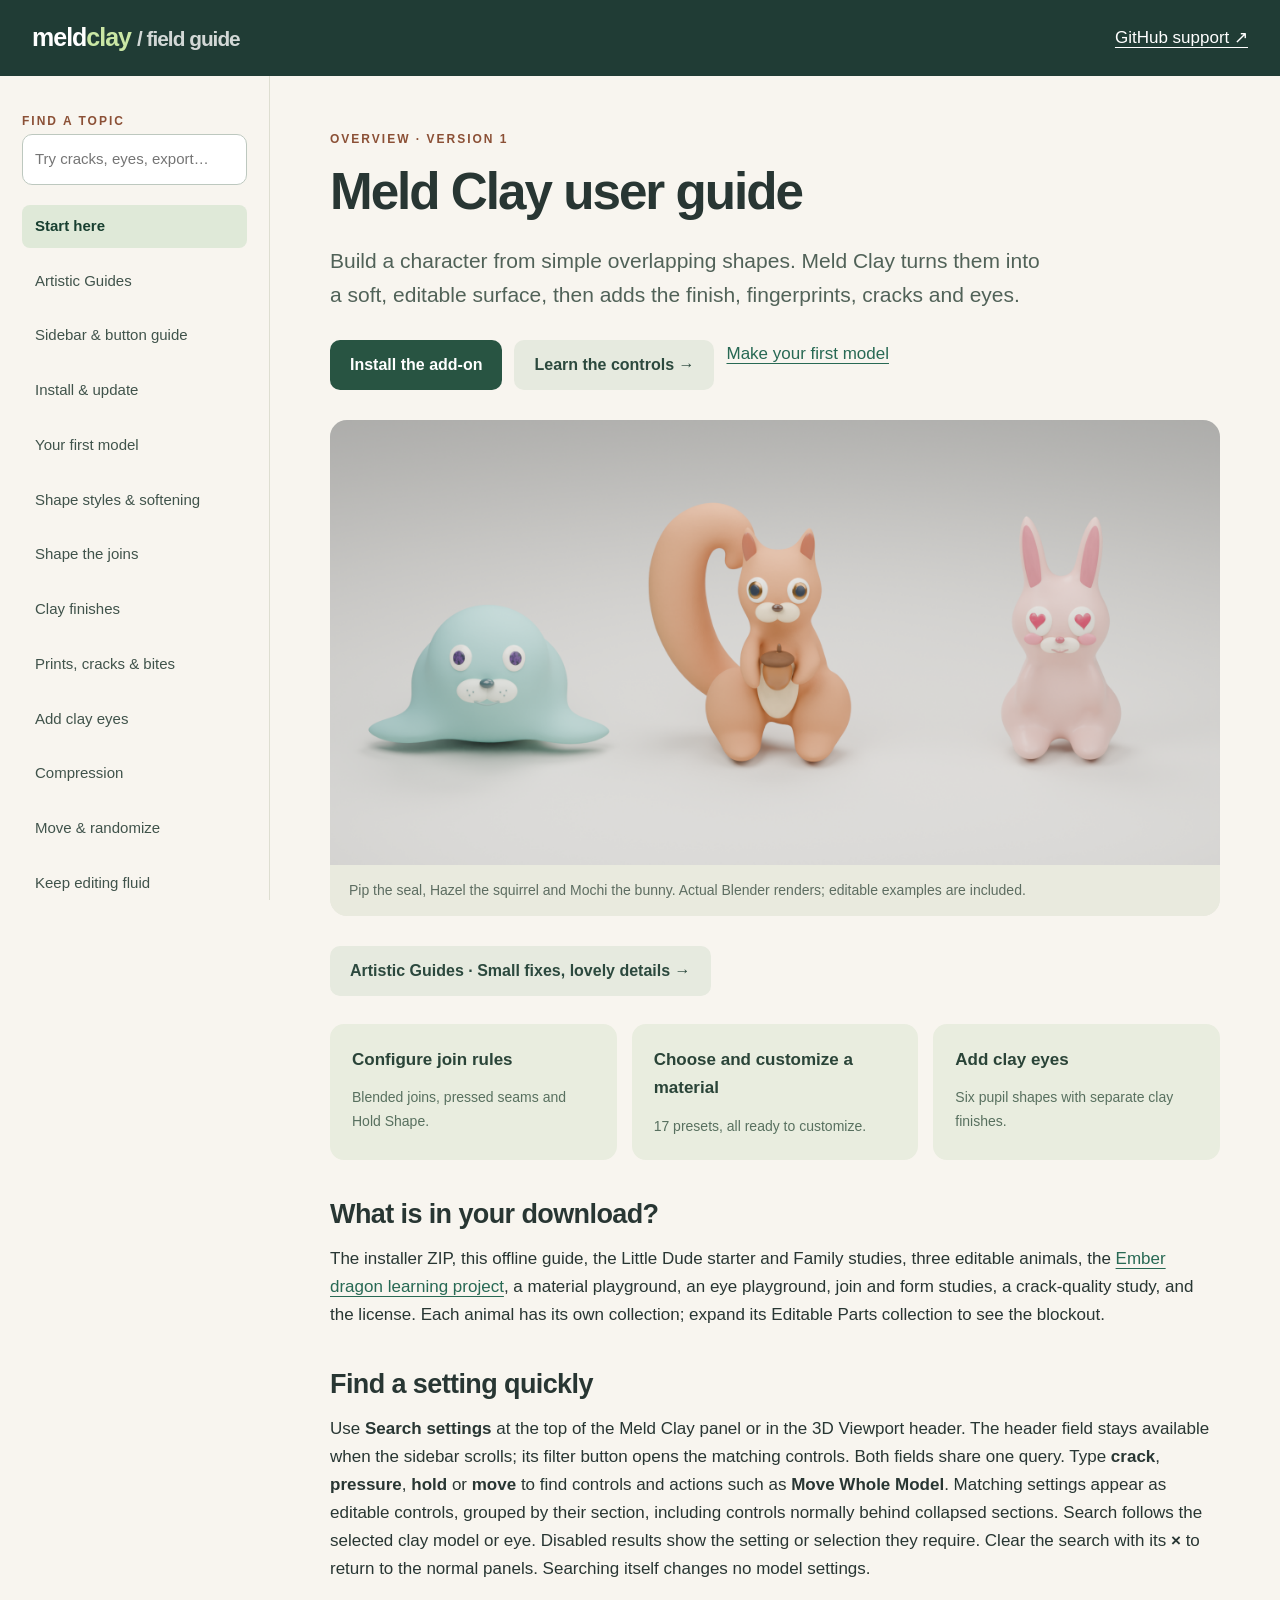
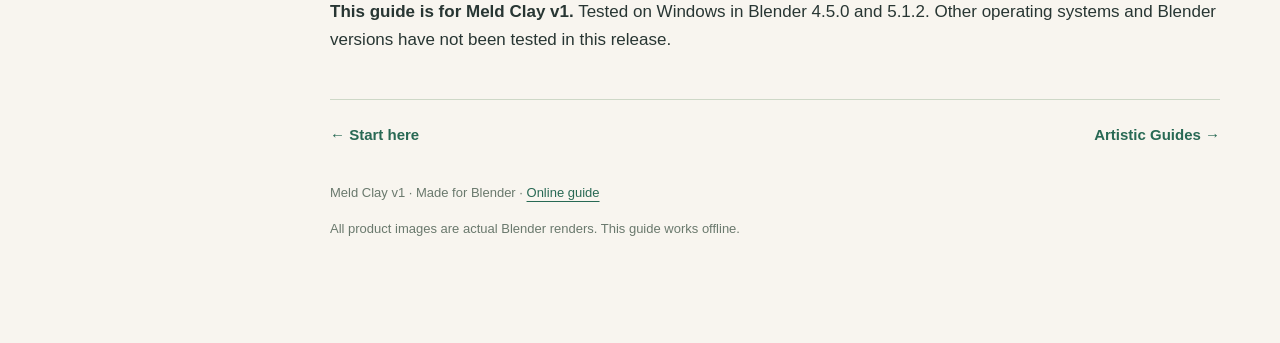
<file: index.html>
<!doctype html><html lang="en"><head><meta charset="utf-8"><meta name="viewport" content="width=device-width,initial-scale=1"><meta name="description" content="The practical Meld Clay Blender guide: install, meld parts, shape joins, choose clay finishes, add eyes and export."><title>Meld Clay guide</title><link rel="stylesheet" href="guide.css"><link rel="stylesheet" href="dude-family.css"></head><body><header><a class="brand" href="#start">meld<span>clay</span> <small> / field guide</small></a><a href="https://github.com/theverycob/meld-clay-guide/issues">GitHub support ↗</a></header><div class="shell"><nav aria-label="Guide chapters"><label for="search" class="eyebrow">FIND A TOPIC</label><input id="search" type="search" placeholder="Try cracks, eyes, export…"><ul><li><a href="#start" data-page="start">Start here</a></li><li><a href="#artistic-guides" data-page="artistic-guides">Artistic Guides</a></li><li><a href="#controls" data-page="controls">Sidebar & button guide</a></li><li><a href="#install" data-page="install">Install & update</a></li><li><a href="#first-model" data-page="first-model">Your first model</a></li><li><a href="#softening" data-page="softening">Shape styles & softening</a></li><li><a href="#joins" data-page="joins">Shape the joins</a></li><li><a href="#finishes" data-page="finishes">Clay finishes</a></li><li><a href="#details" data-page="details">Prints, cracks & bites</a></li><li><a href="#eyes" data-page="eyes">Add clay eyes</a></li><li><a href="#compression" data-page="compression">Compression</a></li><li><a href="#movement" data-page="movement">Move & randomize</a></li><li><a href="#performance" data-page="performance">Keep editing fluid</a></li><li><a href="#export" data-page="export">Bake, export & recover</a></li><li><a href="#help" data-page="help">Troubleshooting & support</a></li><li><a href="#ember" data-page="ember">Build Ember</a></li><li><a href="#courier" data-page="courier">Tidepool Courier · cracks</a></li><li><a href="#edit-mode" data-page="edit-mode">Live Edit Mode shaping</a></li><li><a href="#showcase" data-page="showcase">Showcase</a></li></ul><p id="empty" hidden>No matching topic. Try a shorter word.</p></nav><main><article id="start" ><span class="eyebrow">OVERVIEW · VERSION 1</span><h1>Meld Clay user guide</h1><p class="lead">Build a character from simple overlapping shapes. Meld Clay turns them into a soft, editable surface, then adds the finish, fingerprints, cracks and eyes.</p>
<div class="actions"><a class="button" href="#install">Install the add-on</a><a class="button secondary" href="Using-Meld-Clay.html">Learn the controls →</a><a href="#first-model">Make your first model</a></div><figure><img src="assets/animals.png" alt="Pip the seal, Hazel the squirrel and Mochi the bunny. Actual Blender renders; editable examples are included." loading="lazy"><figcaption>Pip the seal, Hazel the squirrel and Mochi the bunny. Actual Blender renders; editable examples are included.</figcaption></figure><p><a class="button secondary" href="#artistic-guides">Artistic Guides · Small fixes, lovely details →</a></p><div class="cards"><a href="#joins"><b>Configure join rules</b><span>Blended joins, pressed seams and Hold Shape.</span></a><a href="#finishes"><b>Choose and customize a material</b><span>17 presets, all ready to customize.</span></a><a href="#eyes"><b>Add clay eyes</b><span>Six pupil shapes with separate clay finishes.</span></a></div>
<h2>What is in your download?</h2><p>The installer ZIP, this offline guide, the Little Dude starter and Family studies, three editable animals, the <a href="#ember">Ember dragon learning project</a>, a material playground, an eye playground, join and form studies, a crack-quality study, and the license. Each animal has its own collection; expand its Editable Parts collection to see the blockout.</p>
<h2>Find a setting quickly</h2><p>Use <strong>Search settings</strong> at the top of the Meld Clay panel or in the 3D Viewport header. The header field stays available when the sidebar scrolls; its filter button opens the matching controls. Both fields share one query. Type <strong>crack</strong>, <strong>pressure</strong>, <strong>hold</strong> or <strong>move</strong> to find controls and actions such as <strong>Move Whole Model</strong>. Matching settings appear as editable controls, grouped by their section, including controls normally behind collapsed sections. Search follows the selected clay model or eye. Disabled results show the setting or selection they require. Clear the search with its <strong>×</strong> to return to the normal panels. Searching itself changes no model settings.</p>
<p><strong>This guide is for Meld Clay v1.</strong> Tested on Windows in Blender 4.5.0 and 5.1.2. Other operating systems and Blender versions have not been tested in this release.</p><div class="next"><a href="#start">← Start here</a><a href="#artistic-guides">Artistic Guides →</a></div></article><article id="artistic-guides" hidden><span class="eyebrow">SMALL CHANGES · PERSONAL TOUCHES</span><h1>Artistic Guides</h1><!-- COURIER LINKS --><div class="cards"><a href="#courier"><b>Cracks with a purpose</b><span>A weathered shell and smooth, flexible limbs. Meet the Tidepool Courier.</span></a><a href="#edit-mode"><b>Shape the source vertices</b><span>Watch the finished clay follow while you work in Edit Mode.</span></a></div><!-- /COURIER LINKS --><p class="lead">Small changes that make a model feel more like yours. Follow a short visual lesson, try one adjustment, and keep the details you love.</p>
<a href="artistic-guides/keep-the-crack.html" style="text-decoration:none;color:inherit;display:block">
<figure><img src="artistic-guides/assets/after.png" alt="A softly rounded terracotta pebble with a sweeping handmade crack"><figcaption>LESSON 01 · A GENTLE SHAPE FIX</figcaption></figure>
<h2>Soften the pinch. Keep the character.</h2><p>A lovely crack, an awkward little dent. See how a gentle Hold Shape adjustment softens the clay while keeping the crack you like.</p></a>
<p><a class="button" href="artistic-guides/keep-the-crack.html">Try the visual lesson →</a></p><div class="next"><a href="#start">← Start here</a><a href="#controls">Sidebar & button guide →</a></div></article><article id="controls" hidden><span class="eyebrow">Learn the big ones</span><h1>A clear path through the controls</h1><p><a class="button" href="Using-Meld-Clay.html">Open the beginner walkthrough and complete control reference →</a></p><p>The walkthrough starts with a small character, then explains every button and visible control, including <a href="Using-Meld-Clay.html#copy">section and join Copy/Paste</a> and <a href="Using-Meld-Clay.html#eyes">Clay Eyes</a>. Search it by the exact label you see in Blender.</p><aside class="tip" id="cage-view-controls"><strong>Find your part, keep your view clear.</strong> Choose <strong>Clear Cage View</strong> or <strong>Focus</strong> above Edit Parts: keep nearby cage detail, or quiet it to bolder outlines. <kbd>Tab</kbd> on finished clay opens Edit Parts; select a source part and press <kbd>Tab</kbd> again to edit its vertices. <a href="#edit-mode">Try it with the Courier →</a></aside><!-- SMOOTH PLACEMENT CONTROLS -->
<section id="smooth-placement-controls"><h2>Smooth placement and its preparation button</h2><p>For gentler part placement, click <strong>Edit Parts</strong>, then open <strong>Shape &amp; Melding → Preview performance</strong>. Keep <strong>Live surface</strong> and <strong>Full-detail editing</strong> enabled and turn on <strong>Smooth placement</strong>. It starts off, so enable it on the model you want to shape.</p>
<p>Let the small preparation percentage in the viewport header finish. Once the sidebar says <strong>Ready for smooth placement</strong>, move, rotate or scale a source part normally, or reposition its vertices, edges or faces in mesh Edit Mode.</p>
<p>The movement preview keeps all finished polygons visible. Joins can stretch temporarily while dragging; release and pause to let the exact clay settle. Use <strong>Full Quality Now</strong> for a close inspection. Saving, rendering and <strong>Bake Mesh Copy</strong> use the exact finished shape.</p><p><strong>One extra step for now.</strong> After <strong>Undo / Redo</strong>, the sidebar says <strong>Exact clay after Undo / Redo</strong>. Click <strong>Prepare Smooth Placement</strong> once to resume smooth dragging. Adding or removing vertices, edges, faces or whole parts can also require another preparation; follow the sidebar message. Ordinary moves, rotations, scaling and repositioning existing vertices prepare automatically after you release and pause. You do not need to click after every move.</p>
<p>While smooth placement is paused, you can keep editing with the exact clay result. <strong>We’ll improve this extra preparation step soon.</strong></p></section>
<!-- /SMOOTH PLACEMENT CONTROLS -->
<div class="table-scroll"><table><tr><th>Where</th><th>What you will find</th></tr><tr><td>Shape &amp; Melding</td><td>Shape style, Source rounding, Hand pressure, cleanup and preview controls.</td></tr><tr><td>Clay Finish</td><td>Finish preset, Colors and Surface texture.</td></tr><tr><td>Fingerprints &amp; Cracks</td><td>Thumbprints, Crack shape, Crack layout and Crack finish. Open Crack tips for quality advice.</td></tr><tr><td>Clay Eyes</td><td>Eye shape, independent Eye White / Iris / Pupil materials, texture settings and placement tools.</td></tr></table></div><p><strong>Start with presets.</strong> Soft Dough width choices follow the model size; Dry Fractures choices follow its clay-cell pattern. Medium is a useful starting width and Standard is a useful starting quality. Thin parts, dense cracks and close cameras may still need a different width, depth or quality.</p><div class="next"><a href="#artistic-guides">← Artistic Guides</a><a href="#install">Install & update →</a></div></article><article id="install" hidden><span class="eyebrow">GET SET UP</span><h1>Install and update Meld Clay</h1><h2>First installation</h2><ol><li>Extract the large <strong>Meld-Clay-v1.zip</strong> customer download.</li><li>Inside its Installer folder, find <strong>meld_clay-1.0.0.zip</strong>. Leave this smaller ZIP zipped.</li><li>In Blender, open <strong>Edit → Preferences → Add-ons</strong>. Open the small menu at the top right and choose <strong>Install from Disk</strong>.</li><li>Select <strong>meld_clay-1.0.0.zip</strong>. Confirm installation and enable Meld Clay if Blender asks.</li><li>Move your pointer into the 3D Viewport, press <kbd>N</kbd>, and open the <strong>Meld Clay</strong> tab.</li></ol><aside class="tip"><strong>Two ZIPs, two jobs.</strong> Extract the customer download. Install the smaller installer ZIP. Dragging the entire customer bundle into Blender will not install the add-on.</aside><h2>Requirements</h2><p>Blender 4.5 or newer is required. This release was tested in Blender 4.5.0 and 5.1.2 on Windows. No external Python packages, paid renderer, textures, accounts or online connection are required to use the add-on. Cycles and Material Preview show the clay finishes; Solid shading is useful for shaping but does not show the full shader.</p>
<h2>Updating an existing installation</h2><ol><li>Save a separate copy of your scene.</li><li>Install the newer installer ZIP using the same steps above, then fully close and restart Blender before opening your working scene.</li><li>Select an existing live clay model. Its saved recipe values remain in <strong>Shape style: Custom</strong>. Choose a named Shape style to apply the new clay recipe, or <strong>Enable Clay Shaping</strong> to expose individual rounding and pressure controls with zero added effect. Saved per-part Hold Shape values are preserved. Adjust the Soft Dough controls directly to change its cracks. Use <strong>Update Thumbprints</strong> or <strong>Update Form Variation</strong> only when offered. Softening has a separate, explicit choice: <strong>Update Softening</strong> under Shape &amp; Melding. Choosing a Shape style or Enable Clay Shaping also updates softening as needed. Otherwise, the saved method stays in place until you choose Update Softening. New models already use the current method. <a href="#softening">Read the cleanup and softening guide</a>.</li></ol>
<p>Your editable parts, settings and material choices are kept when you update. An older model may look a little different around its outline, cracks or joins, so save a copy first and compare the result before replacing your working file. Keep the matching installer and scene copy if you want to return to an older version. Baked copies stay separate from the editable model.</p>
<h2>A missing manifest message?</h2><p>The manifest is the small label inside the extension ZIP that tells Blender what it is installing. Install <strong>Installer → meld_clay-1.0.0.zip</strong>, not the large customer download or a ZIP of the project source. You do not need to edit a TOML file. During v1 preparation, replacement builds still show version 1.0.0; install the supplied ZIP from disk and restart Blender.</p><h2>If the tab does not appear</h2><p>Check that Meld Clay is enabled in Preferences, then look for its tab in a <strong>3D Viewport</strong>, rather than the Shader Editor or Properties window. If an upgrade reports a Python import error, restart Blender and install the new ZIP again. Include the full error when requesting help.</p><div class="next"><a href="#controls">← Sidebar & button guide</a><a href="#first-model">Your first model →</a></div></article><article id="first-model" hidden><span class="eyebrow">5-MINUTE START</span><h1>Create and edit a clay model</h1><p class="lead">Turn six simple shapes into this little clay character. Start with the ready-made blockout, then try the same steps on your own shapes.</p>
<div class="actions"><a class="button" href="projects/first-model/Little-Dude-Starter.blend" download>Download the starter ↓</a><a class="button secondary" href="projects/first-model/Little-Dude-Finished.blend" download>Download the finished dude ↓</a></div>
<p class="image-note">Editable Blender 4.5+ files; Meld Clay must be enabled. The starter opens with all six parts selected. Save a working copy before you begin.</p><figure><a href="assets/first-model-blockout.png"><img src="assets/first-model-blockout.png" width="1125" height="1000" alt="The original six-part blockout: body, head, two ears and two feet. Adjacent parts overlap so they can meld." loading="lazy" style="height:auto"></a><figcaption>The original six-part blockout: body, head, two ears and two feet. Adjacent parts overlap so they can meld.</figcaption></figure>
<ol><li>Open <strong>Little-Dude-Starter.blend</strong>. Or, in Object Mode, add UV spheres for a body, head, two ears and two feet; scale and move them until adjacent parts overlap.</li>
<li>Select the six parts and click <strong>Meld Selected Parts</strong> in the Meld Clay sidebar.</li>
<li>Open <strong>Clay Finish</strong> and choose <strong>Soft Dough</strong>. Switch the viewport to <strong>Material Preview</strong>. Click <strong>Clay color</strong> and enter mint green <strong>#95BA86</strong> in the color picker.</li>
<li>Under <strong>Shape &amp; Melding</strong>, choose <strong>Shape style → Palm rolled</strong>. Choose the finish first, then the shape style. Leave Resolution at <strong>128</strong> and Random seed at <strong>0</strong> to match this example; all six source parts use Hold Shape <strong>0</strong>.</li>
<li>Click <strong>Edit Parts</strong>. Try moving or scaling a cage to see the clay follow. Undo that experiment to return to the pose shown here.</li>
<li>Click <strong>Finish Editing Parts</strong> for an unobstructed view of the clay surface.</li></ol><figure><a href="assets/first-model-palm-rolled.png"><img src="assets/first-model-palm-rolled.png" width="1125" height="1000" alt="After Soft Dough and Palm rolled: the same six parts become a rounded, editable clay body. This is the result before adding eyes." loading="lazy" style="height:auto"></a><figcaption>After Soft Dough and Palm rolled: the same six parts become a rounded, editable clay body. This is the result before adding eyes.</figcaption></figure>
<p><a href="projects/first-model/Little-Dude-Palm-Rolled.blend" download>Download this body before adding eyes ↓</a> · <a href="projects/first-model/README.txt">Example-file notes</a></p>
<aside class="tip"><strong>Make it your own.</strong> Try Thumb pressed or Gently kneaded for a different body feel. For uneven ears and offbeat proportions, try the quirky variation exercise below before placing the eyes. Return to Soft Dough, mint Clay color #95BA86, then Palm rolled to match the starting recipe.</aside>
<h2>Optional: give the little dude a face</h2>
<ol><li>Open <strong>Clay Eyes</strong>. Choose <strong>Pupil shape → Round</strong> and set <strong>Eye diameter to 0.28 m</strong> for this supplied character. Leave <strong>Follow surface after placing</strong> enabled.</li>
<li>Click <strong>Place Eye on Surface</strong>, move over the front of the head, and click to place the first eye. Repeat for the second. The preview follows your mouse; use the wheel to resize it, or Esc to cancel.</li>
<li>Select the clay body again when you want to use <strong>Edit Parts</strong>. The attached eyes follow the surface. <a href="#eyes">Explore eye shapes, placement and finishes →</a></li></ol><figure><a href="assets/first-model-with-eyes.png"><img src="assets/first-model-with-eyes.png" width="1125" height="1000" alt="The finished little dude: the same Palm rolled body with two Round clay eyes. The eyes are added in the optional step above." loading="lazy" style="height:auto"></a><figcaption>The finished little dude: the same Palm rolled body with two Round clay eyes. The eyes are added in the optional step above.</figcaption></figure>
<p>These are actual Blender renders of the downloadable examples, using the current Meld Clay v1 installer and the same ivory studio. Material Preview uses your viewport lighting, so its highlights may differ. Press <strong>F12</strong> in an example to use the included camera and lights.</p>
<section class="dude-family-section" aria-label="Quirky proportions and character family">
<p class="eyebrow">MAKE IT YOUR OWN</p><h2>Give him quirky proportions</h2>
<p class="lead">Keep the mint green. Give one ear a growth spurt, squash a foot and let the little dude get a bit strange.</p>
<ol><li>Open the body before adding eyes, or save a copy of your current model. Start with <strong>Soft Dough</strong>, mint Clay color <strong>#95BA86</strong>, then <strong>Palm rolled</strong>.</li>
<li>Under <strong>Shape &amp; Melding → More shape controls</strong>, set <strong>Form variation to 12</strong> and <strong>Hand-shaped amount to 0.12</strong>. Leave Hand-shaped scale at <strong>9</strong>. Shape style now reads <strong>Custom</strong>, because you changed the recipe.</li>
<li>Try <strong>Random seed 1, 4 and 8</strong>. The same six source parts get different proportions. No new parts are added, and their editable source meshes stay intact. Return Form variation to <strong>0</strong> to remove that proportion variation.</li>
<li>For the finish shown here, use <strong>Roughness 0.83, Color variation 0.08, Finger impressions 0.1 and Surface grain 0.13</strong>. Choose the silhouette you like, then place the Round eyes as above.</li></ol>
<div class="dude-seeds"><figure><a href="assets/dude-family-seed-1.png"><img src="assets/dude-family-seed-1.png" width="1000" height="1125" alt="Random seed 1" loading="lazy"></a><figcaption>Random seed 1</figcaption></figure><figure><a href="assets/dude-family-seed-4.png"><img src="assets/dude-family-seed-4.png" width="1000" height="1125" alt="Random seed 4" loading="lazy"></a><figcaption>Random seed 4</figcaption></figure><figure><a href="assets/dude-family-seed-8.png"><img src="assets/dude-family-seed-8.png" width="1000" height="1125" alt="Random seed 8" loading="lazy"></a><figcaption>Random seed 8</figcaption></figure></div>
<p>The three pictures use Form variation 12 and the same camera. Random seed also influences the hand-shaped surface and finish patterns, so compare the ears, head and feet when judging proportions. The seed arrow chooses another value; you can type a favorite number to return to it.</p><figure><a href="assets/dude-family-quirky.png"><img src="assets/dude-family-quirky.png" width="1000" height="1125" alt="Mint Little Dude, Form variation 12 and Random seed 1, with two Round clay eyes." loading="lazy"></a><figcaption>Mint Little Dude, Form variation 12 and Random seed 1, with two Round clay eyes.</figcaption></figure><a class="button secondary" href="projects/dude-family/Little-Dude-Quirky.blend" download>Download quirky Little Dude ↓</a>
<h2>Meet his weird brothers</h2><p class="lead">Different blockouts, different personalities. Keep one strong silhouette, then let a finish, a surface treatment and a peculiar face do the rest.</p><figure><a href="assets/dude-family-family.png"><img src="assets/dude-family-family.png" width="1800" height="950" alt="From left: Noodle, mint Little Dude, Puff and Crumb. Four live clay models sharing one ivory studio." loading="lazy"></a><figcaption>From left: Noodle, mint Little Dude, Puff and Crumb. Four live clay models sharing one ivory studio.</figcaption></figure><a class="button secondary" href="projects/dude-family/Little-Dude-Family.blend" download>Download the whole family ↓</a>
<p>These are editable character studies, rather than extra names in the preset dropdowns. Open a brother, save a working copy and click <strong>Edit Parts</strong> to see how he is built. Their arms, lobes and feet come from the source shapes; the settings below shape and finish those parts.</p>
<div class="dude-brothers"><div class="dude-brother"><figure><a href="assets/dude-family-noodle.png"><img src="assets/dude-family-noodle.png" width="1000" height="1125" alt="Noodle — A glazed blue cyclops with a bent antenna and a ridiculously curled arm." loading="lazy"></a><figcaption>Noodle — A glazed blue cyclops with a bent antenna and a ridiculously curled arm.</figcaption></figure><div class="dude-brother-copy"><h3>Noodle</h3>
<p>A narrow belly, large head, two uneven antennae, two feet, two curved arm tubes and two hand blobs.</p><p>Choose <strong>Glazed Ceramic</strong> first, set Clay color to <strong>#538ABF</strong>, then start from <strong>Thumb pressed</strong>.</p>
<p>Form variation <strong>3</strong>, Random seed <strong>11</strong>. Roughness <strong>0.3</strong>, Finger impressions <strong>0.09</strong>, Surface grain <strong>0.06</strong>.</p><p><strong>Try it:</strong> select the curved arm in Edit Parts and compare Hold Shape 0 with 0.35. Restore 0.35, then inspect its Pressed shoulder join.</p>
<details><summary>Open the full recipe</summary><ul><li><strong>Shape:</strong> Source rounding 1; Hand pressure 13; Pressure areas 2; Pressure breadth 0.70.</li><li><strong>Finish:</strong> Glaze 0.38. The Cat eye has a colored iris, #F3BC59, and diameter 0.59 m.</li><li><strong>Join:</strong> Long belly ↔ Curled arm, Pressed; Crease strength 0.62, Crease width 12%, End taper 1.</li>
<li><strong>Shared setup:</strong> Resolution 144; Surface cleanup Auto; Knead / soften 45; Inflate / deflate 0; Midlevel 0.5; Hand-shaped amount 0; Hand-shaped scale 9; Color mixing 0; Color variation 0.08; Sticky textures. Other finish controls retain that finish’s defaults.</li>
</ul><p>Edits change Shape style to <strong>Custom</strong>. Leave Custom selected to keep the recipe. Choose the body shape before placing the eyes; keep Follow surface after placing enabled.</p></details>
<a class="button secondary" href="projects/dude-family/Brother-Noodle.blend" download>Download Noodle ↓</a></div></div><div class="dude-brother"><figure><a href="assets/dude-family-puff.png"><img src="assets/dude-family-puff.png" width="1000" height="1125" alt="Puff — A peachy, three-eyed blob with squeezed cheeks and three little feet." loading="lazy"></a><figcaption>Puff — A peachy, three-eyed blob with squeezed cheeks and three little feet.</figcaption></figure><div class="dude-brother-copy"><h3>Puff</h3>
<p>Three overlapping belly lobes, two uneven top nubs and three stubby feet.</p><p>Choose <strong>Plasticine</strong> first, set Clay color to <strong>#EAA396</strong>, then start from <strong>Gently kneaded</strong>.</p>
<p>Form variation <strong>4</strong>, Random seed <strong>23</strong>. Roughness <strong>0.45</strong>, Finger impressions <strong>0.2</strong>, Surface grain <strong>0.08</strong>.</p><p><strong>Try it:</strong> compare Compression strength 0 and 2. The source lobes make his wide body; Compression adds the smaller squeezes across it.</p>
<details><summary>Open the full recipe</summary><ul><li><strong>Shape:</strong> Source rounding 1; Hand pressure 10; Pressure areas 5; Pressure breadth 0.85.</li><li><strong>Compression:</strong> Treatment Custom; Strength 2; Lump size 1.1; Valley width Wide; Compression seed 37; Valley color Inherit material.</li><li><strong>More compression controls:</strong> Layout density 4.1; Boundary irregularity 0.3; Compression coverage 1. Surface quality Standard.</li><li><strong>Finish and eyes:</strong> Glaze 0.1. Heart / Star / Round pupils, with diameters 0.42 / 0.30 / 0.35 m.</li>
<li><strong>Shared setup:</strong> Resolution 144; Surface cleanup Auto; Knead / soften 45; Inflate / deflate 0; Midlevel 0.5; Hand-shaped amount 0; Hand-shaped scale 9; Color mixing 0; Color variation 0.08; Sticky textures. Other finish controls retain that finish’s defaults.</li>
</ul><p>Edits change Shape style to <strong>Custom</strong>. Leave Custom selected to keep the recipe. Choose the body shape before placing the eyes; keep Follow surface after placing enabled.</p></details>
<a class="button secondary" href="projects/dude-family/Brother-Puff.blend" download>Download Puff ↓</a></div></div><div class="dude-brother"><figure><a href="assets/dude-family-crumb.png"><img src="assets/dude-family-crumb.png" width="1000" height="1125" alt="Crumb — A square terracotta oddball with mismatched pupils, dry cracks and little tooth impressions." loading="lazy"></a><figcaption>Crumb — A square terracotta oddball with mismatched pupils, dry cracks and little tooth impressions.</figcaption></figure><div class="dude-brother-copy"><h3>Crumb</h3>
<p>A beveled box body, two uneven ear blocks, two mitten-like arms and two flattened feet.</p><p>Choose <strong>Terracotta</strong> first, set Clay color to <strong>#C78040</strong>, then start from <strong>Palm rolled</strong>.</p>
<p>Form variation <strong>5</strong>, Random seed <strong>7</strong>. Roughness <strong>0.67</strong>, Finger impressions <strong>0.08</strong>, Surface grain <strong>0.14</strong>.</p><p><strong>Try it:</strong> select Boxy belly in Edit Parts. Compare Hold Shape 0 and 0.35, then restore 0.35 to keep his rounded, squarish character.</p>
<details><summary>Open the full recipe</summary><ul><li><strong>Shape:</strong> Source rounding 0.65; Hand pressure 6; Pressure areas 3; Pressure breadth 0.86.</li><li><strong>Dry Fractures:</strong> Displacement 0.42; Width Fine; Coverage 0.65; Seed 19; Layout density 4.4; Crack detail 0.3; Crack scale 1; Fine fissures 0.025; automatic crack color; Crack quality Standard.</li><li><strong>Bite Marks:</strong> enabled; Size 25; Depth 0.28; Coverage 0.16; Variation 0.4; Seed 9. These are small accents: orbit and zoom to inspect them.</li><li><strong>Join:</strong> Boxy belly ↔ Mitten arm, Pressed; Crease strength 0.62, Crease width 12%, End taper 1.</li><li><strong>Finish and eyes:</strong> Mineral flecks 0.12. Diamond / Cross pupils, diameters 0.35 / 0.42 m.</li>
<li><strong>Shared setup:</strong> Resolution 144; Surface cleanup Auto; Knead / soften 45; Inflate / deflate 0; Midlevel 0.5; Hand-shaped amount 0; Hand-shaped scale 9; Color mixing 0; Color variation 0.08; Sticky textures. Other finish controls retain that finish’s defaults.</li>
</ul><p>Edits change Shape style to <strong>Custom</strong>. Leave Custom selected to keep the recipe. Choose the body shape before placing the eyes; keep Follow surface after placing enabled.</p></details>
<a class="button secondary" href="projects/dude-family/Brother-Crumb.blend" download>Download Crumb ↓</a></div></div></div>
<aside class="tip"><strong>Try one change at a time.</strong> Switch Puff’s Compression strength between 0 and 2, give Noodle a Round pupil, or choose a different crack seed for Crumb. Save a copy of a look you like. On your own model, start with a shape preset and adjust the strength by eye; tiny details and narrow gaps may need more Resolution.</aside>
<p>All five family files work with <strong>Blender 4.5+</strong> and Meld Clay v1. The pictures were rendered from these files in <strong>Blender 5.1.2</strong>. Source cages stay editable and are hidden from the renders. <a href="projects/dude-family/README.txt">Read the example-file notes →</a></p></section><h2>Good building blocks</h2><p>Use closed mesh solids with a little overlap. Thin sheets, open meshes, tiny floating details and barely touching surfaces may disappear or stay separate at low resolution. Curves and text can be converted to mesh in Blender first; this add-on’s melding input is mesh parts.</p>
<h2>Adding or removing a part</h2><p>Click the finished clay model in the scene and choose <strong>Edit Parts</strong>, then select the additional mesh. The target stays on that model when you select a loose part. Check the target name and click <strong>Add Selected</strong>: the part count increases and the surface updates immediately. The original becomes an editable source cage; it is not deleted. The added shape takes the target model's clay finish and surface settings.</p><p>Select an owned source and click <strong>Remove</strong> to detach it; the surface updates and the separate original returns. Join rules involving that part are removed too. Other joins keep their settings, and Undo restores the removed part and its rules together. If you added a part to the wrong model, edit that model's parts, select the misplaced source and Remove it, then add it to the intended model. For narrow horns or spikes, use the source part's <strong>Hold Shape</strong> under Join Controls to reduce kneading. Leave an accent separate if it should keep its own finish. To detach everything, use <strong>Restore Original Parts</strong> in Finish &amp; Utilities.</p>
<p>If Meld Selected Parts is gray, read the hint below it: the selection may already belong to a clay model, contain an eye, or be in Edit Mode. Use <strong>Edit Parts</strong> to change an existing model.</p><div class="next"><a href="#install">← Install & update</a><a href="#softening">Shape styles & softening →</a></div></article><article id="softening" hidden><span class="eyebrow">SHAPE THE CLAY</span><h1>Roll it, press it, knead it</h1><p class="lead">Choose a Shape style for the body feel, then adjust only what you want to change. The recipes round your editable source pieces and add smooth, broad hand pressure before they meld.</p><p>New models start at <strong>Palm rolled</strong>. Choose <strong>Thumb pressed</strong> for fewer, broader compressions or <strong>Gently kneaded</strong> for overlapping soft squeezes. Keep <strong>Surface cleanup Auto</strong> for small bumps and stair-step edges. The named styles set <strong>Knead / soften 45</strong> and <strong>Source rounding 1</strong>; pressure follows the size of each source piece. Your saved per-part Hold Shape stays in place.</p><div class="shape-gallery"><figure><a href="assets/shape-palm-rolled.png"><img src="assets/shape-palm-rolled.png" alt="Palm rolled: Nearly round, with shallow hand pressure." loading="lazy"></a><figcaption><strong>Palm rolled</strong><br>Nearly round, with shallow hand pressure.</figcaption></figure><figure><a href="assets/shape-thumb-pressed.png"><img src="assets/shape-thumb-pressed.png" alt="Thumb pressed: Fewer, broader compressions." loading="lazy"></a><figcaption><strong>Thumb pressed</strong><br>Fewer, broader compressions.</figcaption></figure><figure><a href="assets/shape-gently-kneaded.png"><img src="assets/shape-gently-kneaded.png" alt="Gently kneaded: Overlapping soft squeezes." loading="lazy"></a><figcaption><strong>Gently kneaded</strong><br>Overlapping soft squeezes.</figcaption></figure></div><p class="image-note">Actual Blender renders of the same 54-face source ball with Hold Shape 0, the same seed, finish and lighting. Click a render to inspect it. These show the shape recipes; the fingerprints and clay finish are separate material controls.</p><div class="table-scroll"><table><tr><th>Control</th><th>What to expect</th></tr><tr><td>Shape style</td><td>Palm rolled, Thumb pressed or Gently kneaded sets a complete body-shaping recipe. Custom keeps your current values. Editing a recipe value switches the dropdown to Custom without resetting the other values. A finish preset can also set the earlier surface noise and make the style read Custom; choose your finish first, then your Shape style for its complete recipe.</td></tr><tr><td>Source rounding</td><td>Turn coarse source contours into a curved form before melding. 0 keeps the source contours; 1 allows full chosen rounding. Knead / soften and Hold Shape also affect the result.</td></tr><tr><td>Hand pressure</td><td>Broad geometry squeezes, as a percentage of each source piece radius. 0 adds no pressure. It is separate from material grain and fingerprints.</td></tr><tr><td>Pressure areas</td><td>How many broad squeeze areas surround each source piece. More areas give more overlapping changes to the shape.</td></tr><tr><td>Pressure breadth</td><td>How far each squeeze spreads. Higher values produce broader, gentler areas; lower values concentrate them.</td></tr><tr><td>Knead / soften</td><td>0 disables source rounding as well as artistic kneading. 45 gives the full selected Source rounding; higher values continue softening the melded surface. Hand pressure remains independent.</td></tr><tr><td>Surface cleanup</td><td>Auto reduces small bumps and stair-step edges, even at Knead / soften 0 or on held parts. Off skips this cleanup; it does not turn off hand pressure or material texture. Cleanup alone cannot turn a faceted source into a round clay ball.</td></tr><tr><td>Resolution</td><td>How finely the underlying surface is rebuilt. Higher values allow smaller details, with more processing and memory.</td></tr><tr><td>Hold Shape</td><td>Protect one source part from rounding and hand pressure. On a one-part model, edit it directly below Knead / soften or search hold. On a multi-part model, use Edit Parts, select a source, and adjust Hold Shape in Join Controls.</td></tr><tr><td>More shape controls</td><td>Contains Form variation and the earlier Hand-shaped amount/scale noise. These remain available for saved looks and rougher effects. Named Shape styles set Form variation and Hand-shaped amount to 0.</td></tr></table></div><h2>A quick clay-ball exercise</h2><ol><li>Save a working copy and select a one-part clay ball. Choose <strong>Palm rolled</strong>. If its source has protection, set <strong>Hold Shape 0</strong> below Knead / soften.</li><li>Compare <strong>Palm rolled → Thumb pressed → Gently kneaded</strong> using the same Random seed. Orbit the silhouette and back of the ball.</li><li>Keep your favorite style, then change <strong>Hand pressure</strong> gradually. The dropdown now says Custom because you made your own recipe. Adjust <strong>Pressure breadth</strong> if a squeeze is too concentrated.</li><li>Try <strong>Knead / soften 0 → 45 → 120 → 45</strong>. At zero, source rounding stops; pressure can still be visible. Use lower Hand pressure or Source rounding for a gentler change.</li><li>Keep Full-detail editing enabled and use <strong>Full Quality Now</strong> if refinement is pending. In Solid shading, a MatCap with Color set to Object and optional Cavity reveals the actual surface. Return to Material Preview to judge the finish.</li></ol><h2>Keep fingers, knuckles and deliberate small details</h2><p>To protect a particular part, use <strong>Edit Parts</strong>, select its source and increase <strong>Hold Shape</strong> in Join Controls. Lower Knead / soften, Source rounding or Hand pressure if the whole model changes too far. Compare seams and small tips after a shape change: the existing joins, cracks and bites follow the changed surface. The presets retain the source meshes and join rules, but do not guarantee every small contour.</p><h2>Existing models: choose when to change</h2><p>Opening an older file retains its saved recipe values in <strong>Custom</strong>. See <a href="#install">Install &amp; update</a> for surface corrections in the current build. Choose a named Shape style to adopt a new recipe, or use <strong>Enable Clay Shaping</strong> for zero added rounding and pressure before adjusting individual controls. Existing Hold Shape values are preserved, so a protected low-poly ball may need less Hold before it rounds fully. If an old model asks for <strong>Update Form Variation</strong>, run that prerequisite first. <strong>Update Softening</strong> is also available for older softening graphs; enabling the new clay shaping updates softening as needed. These explicit updates retain previous data for recovery.</p><p><strong>Shape &amp; Melding Copy/Paste</strong> includes the shape recipe and individual shaping values, Surface cleanup, preview preferences and Random seed. It does not copy source geometry, part placement, joins, materials or per-part Hold Shape. An older destination may ask for <strong>Update Softening</strong> and <strong>Enable Clay Shaping</strong> first. A copied style adapts its pressure to the destination pieces. A copy from before clay shaping existed sets the new rounding and pressure to 0 and selects Custom, retaining the destination’s shaping method. A pre-cleanup copy retains the destination’s cleanup choice; an earlier Auto/Off copy transfers that choice. <a href="Using-Meld-Clay.html#copy">Read the clipboard boundaries</a>.</p><div class="next"><a href="#first-model">← Your first model</a><a href="#joins">Shape the joins →</a></div></article><article id="joins" hidden><span class="eyebrow">SHAPE & CHARACTER</span><h1>Join rules and Hold Shape</h1><figure><img src="assets/join-pressed.png" alt="A pressed haunch seam keeps two overlapping shapes readable." loading="lazy"><figcaption>A pressed haunch seam keeps two overlapping shapes readable.</figcaption></figure><h2>Edit one connection</h2><ol><li>Click <strong>Edit Parts</strong>.</li><li>Select one cage, then <kbd>Shift</kbd>-select the cage it touches.</li><li>Open <strong>Join Controls</strong> and click <strong>Edit Selected Join</strong>. These two selected parts determine the rule you edit.</li><li>Choose the style and adjust its settings. <strong>Hide Cages</strong> near the top clears your view; cages also pause automatically during crease edits and return after about 1.5 seconds.</li></ol><div class="table-scroll"><table><tr><th>Control</th><th>Use it for</th></tr><tr><td>Blended</td><td>A soft transition between overlapping parts.</td></tr><tr><td>Pressed</td><td>An indented seam, as though separate lumps were pressed together.</td></tr><tr><td>Crease strength</td><td>How pronounced the indentation is. Start small.</td></tr><tr><td>Crease width</td><td>How broadly the seam spreads around the contact.</td></tr><tr><td>Hold Shape</td><td>Blend one part between softer and held contours, from 0 to 1. This belongs to the part and can affect every contact involving it. Round parts may change less than angular parts.</td></tr></table></div><p>A model made from one source also exposes <strong>Hold Shape</strong> in Shape &amp; Melding and search. It is the same source-part value; you do not need a join rule or Edit Parts to use it.</p><h2>Different legs and head seams?</h2><p>Yes. Select each pair and give it its own rule: a leg meeting the body can have a different seam from a head meeting the body. Hold Shape belongs to the selected part, so changing it can affect several joins around that piece. Nearby seams can also influence the same area. Adjust gradually and orbit the model to check the result.</p>
<h2>Keep the spaces between fingers</h2><p>A Pressed rule adds a crease at its selected contact. The spaces between unrelated parts, such as fingers, stay open. Openings still depend on the source spacing, softening and Resolution. The <a href="#showcase">Rock Dude arm study</a> shows both finger separations and a narrow opening at Resolution 100.</p><p>Keep Full-detail editing enabled while adjusting Hold Shape, so you can judge the outline, cracks and bite marks together. Save a copy before experimenting with a shape you already like.</p><h2>Copy a join you like</h2><ol><li>Edit the source join and click <strong>Copy Settings</strong>.</li><li>Select the destination pair and click <strong>Edit Selected Join</strong>.</li><li>Click <strong>Paste Settings</strong>.</li></ol><p>This transfers the join style and crease settings. Check the destination parts’ Hold Shape separately because it is a part setting.</p>
<h2>Selection feels confusing?</h2><p><strong>Selected parts</strong>, <strong>Saved join rules</strong> and <strong>Editing this join</strong> are separate boxes. A red notice identifies a selected pair with no rule, or a listed rule that differs from your selection. The selected pair and the highlighted list row can refer to different joins. <strong>Edit Selected Join</strong> follows your two selected cages. <strong>Edit Listed Join</strong> follows the highlighted rule. Removing a rule is not necessary to select another pair. Object identity, rather than the displayed name, identifies a part.</p><div class="next"><a href="#softening">← Shape styles & softening</a><a href="#finishes">Clay finishes →</a></div></article><article id="finishes" hidden><span class="eyebrow">COLOR & SURFACE</span><h1>Material presets and finish controls</h1><p class="lead">Pick a preset under Clay Finish, then change its color, roughness and surface details. Presets are starting points, not locked looks.</p><div class="swatches"><figure><img src="assets/material-dough.png" alt="Soft Dough" loading="lazy"><figcaption>Soft Dough</figcaption></figure><figure><img src="assets/material-baked.png" alt="Smooth Baked" loading="lazy"><figcaption>Smooth Baked</figcaption></figure><figure><img src="assets/material-bumpy.png" alt="Bumpy Clay" loading="lazy"><figcaption>Bumpy Clay</figcaption></figure><figure><img src="assets/material-plasticine.png" alt="Plasticine" loading="lazy"><figcaption>Plasticine</figcaption></figure><figure><img src="assets/material-terracotta.png" alt="Terracotta" loading="lazy"><figcaption>Terracotta</figcaption></figure><figure><img src="assets/material-glazed.png" alt="Glazed Ceramic" loading="lazy"><figcaption>Glazed Ceramic</figcaption></figure><figure><img src="assets/material-translucent.png" alt="Translucent Clay" loading="lazy"><figcaption>Translucent Clay</figcaption></figure><figure><img src="assets/material-dirty.png" alt="Dirty Clay" loading="lazy"><figcaption>Dirty Clay</figcaption></figure><figure><img src="assets/material-raku.png" alt="Raku Clay" loading="lazy"><figcaption>Raku Clay</figcaption></figure><figure><img src="assets/material-bubblegum.png" alt="Bubble Gum" loading="lazy"><figcaption>Bubble Gum</figcaption></figure><figure><img src="assets/material-wet.png" alt="Wet Clay" loading="lazy"><figcaption>Wet Clay</figcaption></figure><figure><img src="assets/material-drought.png" alt="Dry Cracked Earth" loading="lazy"><figcaption>Dry Cracked Earth</figcaption></figure><figure><img src="assets/material-wax.png" alt="Candle Wax" loading="lazy"><figcaption>Candle Wax</figcaption></figure><figure><img src="assets/material-metal.png" alt="Metallic Clay" loading="lazy"><figcaption>Metallic Clay</figcaption></figure><figure><img src="assets/material-mixed.png" alt="Marbled Dough" loading="lazy"><figcaption>Marbled Dough</figcaption></figure><figure><img src="assets/material-iridescent.png" alt="Iridescent Clay" loading="lazy"><figcaption>Iridescent Clay</figcaption></figure><figure><img src="assets/material-truffle.png" alt="Chocolate Truffle" loading="lazy"><figcaption>Chocolate Truffle</figcaption></figure></div><div class="table-scroll"><table><tr><th>Control</th><th>What changes</th></tr><tr><td>Clay color / Second clay color</td><td>The two colors available to the finish.</td></tr><tr><td>Keep my colors</td><td>Keep your chosen colors when selecting another preset.</td></tr><tr><td>Color mixing / Color patch scale</td><td>Mix the two colors into larger or smaller patches.</td></tr><tr><td>Roughness</td><td>Lower values look shinier; higher values look more matte.</td></tr><tr><td>Color variation</td><td>Uneven coloration within the clay.</td></tr><tr><td>Color variation seed</td><td>Rearrange pigment mottling and blended color patches. Cracks, grain, fingerprints and geometry stay in place. Try 0, 7 and 21, or the refresh arrow. Zero restores the original layout for the current settings. Switching/resetting a preset keeps this seed. Little change is visible if mixing and variation are both zero.</td></tr><tr><td>Surface grain / Grain frequency</td><td>Strength and scale of the fine surface texture.</td></tr><tr><td>Mineral flecks</td><td>Small speckles in the finish.</td></tr><tr><td>Texture scale</td><td>Overall scale of the surface patterns.</td></tr><tr><td>Override material</td><td>Use your own Blender material instead of the generated clay shader.</td></tr></table></div><h2>Customize a finish, then reuse it</h2><p>Choose <strong>Dry Cracked Earth</strong> in Clay Finish. Its preset also selects <strong>Fingerprints &amp; Cracks → Crack style: Dry Fractures</strong> and sets broad bumps under <strong>Shape &amp; Melding</strong>. These controls remain available separately after choosing the preset.</p><ol><li>In <strong>Clay Finish</strong>, choose your two colors, then adjust Color mixing, Color variation and Color variation seed to arrange the pigment.</li><li>In <strong>Fingerprints &amp; Cracks</strong>, set Crack width to Custom and try Width factor 1.5 → 2.0 for wider openings, Crack displacement 0.60 → 0.80 for deeper creases, or Fine fissures 0.06 → 0.20 for more interior shader creases. Lowering Fine fissures removes branches while retaining the surviving cracks’ color, depth and location. Crack color changes their pigment. Crack scale changes connected cell size; use width when paths should stay put. <a href="#details">See the crack controls</a>.</li><li>Copy <strong>Clay Finish</strong>, click another finished clay model in the scene, then Paste beside Clay Finish once. Your color seed and customized cracks come with it. Generated model names may differ from their original parts' names.</li><li>To combine another palette with these cracks, first choose <strong>Smooth Baked</strong> on a spare model. Copy and paste only <strong>Fingerprints &amp; Cracks</strong> from your earth model. The baked colors, color seed and optical finish remain. Crack color is part of the pasted surface settings; adjust it or reset it to automatic for the new palette.</li></ol><p>You can also select Dry Fractures directly on any built-in clay finish. Start with Crack scale 1, Layout density 5, Crack width Medium, displacement 0.2, coverage 0.7, Fine fissures 0.08 and Standard quality for a modest combination. Choose the material preset first, then customize cracks; reselecting a preset reapplies its appearance settings. Shape &amp; Melding controls broad bumps separately.</p><h2>Copy settings between clay models</h2><p>Use the Copy icon at the right of <strong>Clay Finish</strong>, <strong>Shape &amp; Melding</strong> or <strong>Fingerprints &amp; Cracks</strong>. Select the destination model and click Paste beside the same title. Each section has its own clipboard. Clay Finish includes colors, optical settings, fingerprints and cracks, so a customized Dry Cracked Earth finish appears with one paste. It uses the copied values, not a reset to preset defaults. Use Fingerprints &amp; Cracks to transfer only surface details. Shape includes the chosen Shape style and its rounding/pressure values, Surface cleanup, preview preferences and Random seed. Copying into an older model may first require Update Softening and Enable Clay Shaping on that destination; follow the message before pasting. A copy from before clay shaping existed sets new rounding and pressure to 0 and selects Custom, retaining the destination’s shaping method. A copy made before Surface cleanup existed keeps the destination’s cleanup choice; earlier Auto/Off copies transfer that choice; paste does not switch its softening method. Sources, their placement, per-part Hold Shape, joins, custom material overrides and Sticky/World mode stay with the destination. Pasting is one Undo operation. Soft Dough generates its grooves on the destination surface rather than copying source-model helper objects. Older models may first need their Update Form Variation or surface-detail buttons.</p><p>Secondary color and patch scale appear when Color mixing is above zero. Grain frequency is disabled when Surface grain is zero. On finishes such as Dirty Clay, find Mineral flecks under <strong>Additional finish controls</strong>; saved values are retained.</p><p>Open <strong>Wax, Glaze & Optical Finish</strong> for translucency, transmission, coat, metallic and iridescence controls. Lighting makes a large difference, especially for glossy, transparent and metallic finishes.</p><aside class="tip"><strong>Gray viewport?</strong> Choose Material Preview or Rendered shading. If a custom material override is assigned, the generated clay shader controls do not edit that custom material.</aside><p>The swatches above are actual Cycles renders. The Bumpy Clay sample is an earlier saved noise study: Hand-shaped amount 12, scale 3.6, Surface grain and Finger impressions 0, and Roughness 0.43. Type the Hand-shaped amount to go above the normal slider range. Its edited noise settings are saved in the Material Playground. For a new broad, squeezed-clay form, start with <strong>Shape style</strong> and <strong>Hand pressure</strong>; use the controls in the Meld Clay sidebar. The earlier noise controls remain under <strong>More shape controls</strong>. Body and eye regions can use the same preset family. The included Material Playground lets you inspect and customize every finish.</p><h2>Raku Clay: glaze, patches and crackle</h2>
<p>Choose <strong>Raku Clay</strong> for a dark fired-ceramic finish with warm mineral-colored patches, fine glaze grain and restrained colored sheen. Open Material-Playground.blend to inspect the example. The default is one reference-inspired Raku appearance; it does not represent every Raku tradition.</p>
<figure><img src="assets/material-raku.png" alt="Raku Clay default preset, rendered in Blender. Fine grain, warm patches and a dark glaze." loading="lazy"><figcaption>Raku Clay default preset, rendered in Blender. Fine grain, warm patches and a dark glaze.</figcaption></figure><div class="table-scroll"><table><tr><th>Control</th><th>Raku behavior</th></tr><tr><td>Clay color / Second clay color</td><td>Dark glaze color and the warm patch color. Turn on Keep my colors before switching presets to preserve your palette.</td></tr><tr><td>Color mixing</td><td>Patch coverage. Zero gives continuous dark glaze; try 0.35–0.7 for progressively more warm patches.</td></tr><tr><td>Color patch scale</td><td>Patch frequency. Lower values make broad patches; higher values make smaller patches. Default: 4.5.</td></tr><tr><td>Color variation seed</td><td>Changes pigment mottling within the glaze. It keeps the glaze/earthen-patch boundary, physical grain and fine crazing in place.</td></tr><tr><td>Roughness / Glaze</td><td>Gloss of the dark glaze. Warm patches stay rougher. For a subdued finish, raise Roughness and lower Glaze.</td></tr><tr><td>Metallic / Iridescence</td><td>Strength of the metallic and bronze-blue colored sheen. Set both to 0 for a nonmetallic black-glaze interpretation. These are artistic appearance controls, not a kiln simulation.</td></tr><tr><td>Surface grain / Grain frequency</td><td>Fine fired grain and uneven glaze relief. Lower grain for smoother glazing.</td></tr><tr><td>Glaze crackle</td><td>Raku-specific hairline glaze crazing when Crack style is Soft Dough. Default 0.12; 0 removes it. This adds fine crackle to the finish rather than cutting into the clay. With Dry Fractures the secondary control is labeled Fine fissures.</td></tr><tr><td>Layout density / Crack seed</td><td>Layout density sets the spacing of the fine glaze crazing; higher values make smaller cells. Crack seed chooses a different layout, leaving body proportions and warm patches alone. The separate Crack scale control changes the surface splits, not this glaze network.</td></tr><tr><td>Crack displacement</td><td>Still controls real clay splits separately; leave it at 0 for intact ceramic with only glaze crazing.</td></tr></table></div><p>For a pale crackle look, set Clay color to an ivory tone, Color mixing to 0, Metallic and Iridescence to 0, and keep Crack style Soft Dough and raise Glaze crackle to about 0.6. Lower Surface grain to 0.15 for a smoother glaze. All seventeen finishes are also available independently for the eye white, iris and pupil.</p><figure><img src="assets/detail-raku-crackle.png" alt="The same Raku material with an ivory glaze, no metallic sheen, and stronger fine crazing." loading="lazy"><figcaption>The same Raku material with an ivory glaze, no metallic sheen, and stronger fine crazing.</figcaption></figure>
<h3>What the finish is based on</h3><p>The <a href="https://www.raku-yaki.or.jp/e/history/roots.html">Raku Museum describes the black and red glazes of Japanese Raku</a>. Western post-firing reduction can instead produce carbon-darkened surfaces and glaze crackle; copper reduction can create a metallic, multicolored sheen. See <a href="https://ceramicartsnetwork.org/pottery-making-illustrated/pottery-making-illustrated-article/the-copper-matte-raku-technique">ceramic artist Adil Ghani’s copper-matte account</a> and the <a href="https://ceramics.org/wp-content/uploads/2024/08/9_Experiments-Demonstrations-Ceramics.pdf">ceramics demonstration reference, Making Raku</a>. Pale markings in a photograph cannot by themselves be identified as unglazed clay: smoked bare clay often becomes dark.</p><div class="next"><a href="#joins">← Shape the joins</a><a href="#details">Prints, cracks & bites →</a></div></article><article id="details" hidden><span class="eyebrow">SURFACE CONTROLS</span><h1>Thumbprints, cracks, compression and bites</h1><p class="lead">Add the marks that make clay feel handmade: thumbprints, flowing cracks, dry fractures, soft compression and playful bites.</p><p>Choose <strong>Soft Dough</strong> for winding grooves, <strong>Dry Fractures</strong> for a network of clay cells, or <a href="#compression"><strong>Compression</strong></a> for broad lumps and squeezed valleys. Find these styles under <strong>Fingerprints &amp; Cracks → Crack style</strong>.</p><h2>Thumbprints</h2><figure><img src="assets/detail-thumbprints.png" alt="Unequal loops, curled whorls and arches with worn pressure edges." loading="lazy"><figcaption>Unequal loops, curled whorls and arches with worn pressure edges.</figcaption></figure><div class="table-scroll"><table><tr><th>Control</th><th>Try this</th></tr><tr><td>Finger impressions</td><td>Raise it gently to make the ridges more visible.</td></tr><tr><td>Thumbprint size</td><td>0.55 for small prints; 1 for default; 1.4 for larger prints. Centers stay in place.</td></tr><tr><td>Print density</td><td>Change how closely prints are spaced.</td></tr><tr><td>Thumbprint stretch</td><td>Try 1, 3 and 5: round patches become longer and narrower with similar area. Surface-angle correction reduces unintended diagonal stretching.</td></tr><tr><td>Print irregularity</td><td>Bend the flow of the ridges.</td></tr><tr><td>Fingerprint seed</td><td>Rearrange the positions, orientations and ridge families without changing color patches, cracks or geometry. Try 0, 7 and 38, or the refresh arrow. Returning to 0 restores the initial layout for these settings.</td></tr></table></div><p>The thumbprint generator grows a fresh set of ridge patterns for each <strong>Fingerprint seed</strong>, including loops, arches, whorls, ridge endings and forks. Use the seed's refresh arrow (<strong>Generate Thumbprints</strong>) to try another set. Uneven pressure softens each impression into the clay. The generated relief is packed inside your .blend, so it needs no external texture files.</p><p>Thumbprints are shader relief, so their size does not remesh the body. On an older saved material, click <strong>Update Thumbprints</strong> to adopt the generator. Your values and a complete previous-material backup are retained. Fingerprint seed transfers with Clay Finish and Fingerprints &amp; Cracks Copy/Paste.</p>
<h2>Soft Dough cracks</h2><figure><img src="assets/detail-dough-cracks.png" alt="Curved surface splits with rounded shoulders feeding into a tight center." loading="lazy"><figcaption>Curved surface splits with rounded shoulders feeding into a tight center.</figcaption></figure><div class="table-scroll"><table><tr><th>Control</th><th>What it does</th></tr><tr><td>Crack style</td><td>Soft Dough gives long, rounded grooves that wind around the surface, with fuller middles and pinched tips. Dry Fractures gives cellular dried-earth cracks. Compression gives broad squeezed lumps with rounded intersections; see the Compression chapter for its controls.</td></tr><tr><td>Crack displacement</td><td>Actual recessed depth in the mesh. Zero turns the geometry displacement off.</td></tr><tr><td>Crack width</td><td>Choose Fine, Medium, Wide or Custom from the dropdown. Medium is the starting choice for new ordinary models. Custom keeps the current width and exposes Opening as a length for Soft Dough, or Width factor relative to cell size for Dry Fractures. Changing width leaves the seed unchanged.</td></tr><tr><td>Crack detail</td><td>How much the paths bend and wander.</td></tr><tr><td>Crack scale</td><td>Dry Fractures: resize the connected plate network. Soft Dough: shorten or lengthen grooves along their surface paths, from the same middle. 1.00 is the baseline length.</td></tr><tr><td>Layout density</td><td>Change overall pattern spacing with the same seed. Higher values generally create more closely spaced paths and can move existing cracks. Soft Dough keeps the chosen opening width; crowded paths can shorten or disappear to leave clearance.</td></tr><tr><td>Crack coverage</td><td>Control how much of the crack layout is visible. Lower values leave fewer or shorter grooves; zero clears the cracks.</td></tr><tr><td>Fine fissures</td><td>Shown with Dry Fractures: add smaller surface cracks within the plates. Shader relief, separate from real crack depth. Soft Dough does not expose this secondary layer; Raku has Glaze crackle for its glaze.</td></tr><tr><td>Crack seed + circular-arrow button</td><td>Try another crack layout without changing body proportions or thumbprints.</td></tr><tr><td>Crack color</td><td>A darker shade of the clay color automatically. Editing the swatch selects a custom color; the reset arrow restores automatic coloring. Copied with Clay Finish and Fingerprints & Cracks.</td></tr><tr><td>Crack quality</td><td>Start with Standard. Base mesh gives a lighter, rougher view; Close-up helps smooth small or deep cracks. See below.</td></tr></table></div><h2>Crack color</h2><p>These color controls apply to Soft Dough and Dry Fractures. <a href="#compression">Compression</a> replaces crack paint with inherited material color and Optional tint.</p><p>The swatch automatically follows the clay color. Dry Fractures chooses a warm brown shade. Editing the swatch sets a custom color; the reset arrow restores automatic coloring. These values transfer with Clay Finish and Fingerprints &amp; Cracks.</p><p>On real <strong>Soft Dough</strong> grooves, the chosen pigment fills the interior and blends softly into the clay at the edges. Shrinking a groove keeps its color strength. Soft Dough uses the same surface groove shape for displacement and color, so pigment follows the recess. Editing crack settings on an older live model adopts this system automatically, preserving chosen settings and keeping the previous graph, material and helper meshes as backups. Reflections and lighting still affect how the pigment appears.</p><p>For Dry Fractures, this color affects both the main recessed network and the smaller shader creases. Set <strong>Fine fissures</strong> to 0 to isolate the main cracks. Crack width controls how broad the main colored recesses are. Lighting and the clay pigment still affect the rendered color.</p>
<h2>Dry Cracked Earth: rounded clay cells</h2><p>The preset blends pale cream, ochre and tan clay, with softly raised cells of unequal fullness and connected brown creases. A satin finish and broad hand-formed unevenness soften the surface. The boundaries retain their cell structure with small irregularities. <strong>Fine fissures</strong> adds varied-width interior creases across the plate faces; most are visibly wider than hairlines. These are shallow shader cracks, independent of the main mesh displacement. Fine fissures controls how many branches appear: lower values remove branches without fading or moving the ones that remain. Fissure ends taper smoothly to avoid angular shading cutoffs. Set it to 0 to view only the larger fractures. Crack color now fills the recessed walls and floors while leaving raised clay cells untinted; glossy highlights still reflect the scene lighting.</p><table><tr><th>Control</th><th>Dry Fractures behavior</th></tr><tr><td>Crack scale</td><td>Resize the connected network continuously. Below 1 gives smaller plates; above 1 gives larger plates. The network stays joined. This changes the paths without randomizing the seed.</td></tr><tr><td>Crack width</td><td>Choose Fine, Medium, Wide or Custom. Custom exposes Width factor: 1.0 is Medium, 0.5 is Fine and 2.0 is Wide. The factor controls the opening relative to each cell; actual gaps vary, and larger cells give wider gaps. Width changes retain the seed and current boundary paths.</td></tr><tr><td>Layout density</td><td>Set the baseline number and spacing of plates. Crack scale multiplies their size.</td></tr><tr><td>Crack detail</td><td>Add irregularity along the connected cell boundaries.</td></tr><tr><td>Crack displacement</td><td>Control real cavity depth. Fine fissures controls the amount of smaller shader cracks.</td></tr></table><p>The preset starts at displacement <strong>0.60</strong>, Crack width <strong>Custom</strong> with Width factor <strong>1.5</strong>, detail <strong>0.55</strong>, density <strong>7</strong>, scale <strong>1</strong> and <strong>Standard</strong> quality. Fine fissures starts at <strong>0.06</strong>, Surface grain at <strong>0.10</strong>, Roughness at <strong>0.45</strong>, and Finger impressions and Mineral flecks at zero. Hand-shaped amount is <strong>6</strong> at scale <strong>3.5</strong>. Color mixing starts at <strong>0.80</strong>, Color variation at <strong>0.50</strong> and Color patch scale at <strong>6.5</strong>. Lower Color mixing for less ochre; lower Color patch scale for larger patches. Adjust the exposed Crack color to change the creases. On an older saved material, Update Crack Shading adopts the revised color coverage and fine-fissure amount behavior with a full previous-material backup. Editing a finish control also applies this shader repair; it preserves the mesh and settings.</p><p>On an existing model, click <strong>Update Dry Fractures</strong> once to adopt this behavior while retaining your settings and editable parts. The complete previous graph, material and helper meshes remain backed up. To use the preset defaults, select <strong>Dry Cracked Earth</strong> in Clay Finish again.</p>
<h2>Soft Dough: flowing surface grooves</h2><p>Soft Dough follows smooth paths around the actual clay surface. Each groove opens through its middle and closes to a pinched tip. The generator leaves clearance between paths and opens closed contours, reducing small rings, crossings and broad endpoint patches.</p><p>Choose a layout with Crack seed, Layout density and Crack detail. Crack coverage controls how much appears. Crack scale shortens or lengthens the grooves along those paths. Use the <strong>Crack width</strong> dropdown to choose <strong>Fine</strong>, <strong>Medium</strong>, <strong>Wide</strong> or <strong>Custom</strong>. New ordinary models start at Medium. The named widths are sized to the model and change only width. Custom retains the current width and reveals an editable <strong>Opening</strong> length. No seed refresh is needed.</p><p><strong>Under Custom, Opening measures the full opening at the widest middle.</strong> The tips are narrower. Blender displays a length using your scene units; when no unit system is selected, the field is marked <strong>BU</strong> for Blender units. For a uniformly scaled model, it includes the whole-model handle’s scale. If uneven scaling or shear makes the world width vary by direction, the label becomes <strong>Opening (local)</strong> and reports the model-space opening instead. Changing Layout density keeps the opening setting steady while the paths and spacing change. At high density, crowded paths may shorten or disappear to leave clearance.</p><p>Installing the new controls keeps your saved opening; values between the named widths appear as Custom. On older live models, editing Soft Dough settings adopts the surface-curve system automatically while preserving the current width. Your chosen colors, settings and editable parts remain; previous graph, material and helper data are kept as backups. After reshaping parts or editing the layout, allow the surface to finish updating.</p><section class="compression-details" aria-labelledby="compression-details-heading"><h2 id="compression-details-heading">Compression: clay lumps and squeezed valleys</h2>
<p>Give a smooth form the broad dents and uneven fullness of worked playdough. Compression turns the connected Dry Fractures pattern into soft lumps and valleys, with rounded meeting points. Use it for a gently squeezed character body, a clump of clay, or a pebble with a handmade finish. It works with any clay finish.</p><div class="shape-gallery"><figure><a href="assets/compression-gentle.png?v=valleys-2"><img src="assets/compression-gentle.png?v=valleys-2" alt="Gentle: Shallow, broad squeezes." loading="lazy"></a><figcaption><strong>Gentle</strong><br>Shallow, broad squeezes.</figcaption></figure><figure><a href="assets/compression-clumped.png?v=valleys-2"><img src="assets/compression-clumped.png?v=valleys-2" alt="Clumped: Fuller lumps and deeper separation." loading="lazy"></a><figcaption><strong>Clumped</strong><br>Fuller lumps and deeper separation.</figcaption></figure><figure><a href="assets/compression-pressed.png?v=valleys-2"><img src="assets/compression-pressed.png?v=valleys-2" alt="Pressed: Stronger, wider impressions." loading="lazy"></a><figcaption><strong>Pressed</strong><br>Stronger, wider impressions.</figcaption></figure></div>
<p class="image-note">The same clay pebble, seed, material and lighting in each render. Only the Treatment changes. Click an image for a closer look.</p>
<h3>Try it on your model</h3>
<ol><li>Choose your material under <strong>Clay Finish</strong>, then open <strong>Fingerprints &amp; Cracks</strong> and set <strong>Crack style → Compression</strong>.</li>
<li>Start with <strong>Treatment → Gentle</strong> and <strong>Surface quality → Standard</strong>. Compare Clumped for fuller lumps and Pressed for stronger impressions. Orbit the model to see its sides and silhouette.</li>
<li>Try a different <strong>Compression seed</strong> until the arrangement suits your model. Adjust <strong>Compression strength</strong>, <strong>Lump size</strong> and <strong>Valley width</strong> to refine that arrangement. Editing a treatment shows Custom and keeps your adjustments.</li>
<li>Keep <strong>Valley color → Inherit material</strong> for a continuous clay finish. Choose Optional tint and a low Tint strength for a gentle color accent in the valleys.</li></ol>
<div class="table-scroll"><table><thead><tr><th scope="col">To get this look</th><th scope="col">Adjust this</th></tr></thead><tbody>
<tr><td>Subtle dents or deeper squeezes</td><td>Lower or raise <strong>Compression strength</strong>. Zero removes the Compression relief.</td></tr>
<tr><td>Bigger clumps or finer lumps</td><td>Raise or lower <strong>Lump size</strong>. Under More compression controls, higher <strong>Layout density</strong> packs more, smaller lumps across the form.</td></tr>
<tr><td>Broad, soft separation</td><td>Try <strong>Valley width → Wide</strong>. Fine is narrower; Medium sits between them. Width follows lump size, so revisit it after resizing the lumps.</td></tr>
<tr><td>Less of the pattern</td><td>Open <strong>More compression controls</strong> and lower <strong>Compression coverage</strong>, below Boundary irregularity. Zero removes the effect. Boundary irregularity changes how much the valleys wander.</td></tr>
</tbody></table></div>
<p>Presets adapt to the model’s size, so begin with a named treatment on each new shape. Fine silhouettes and thin parts can need gentler strength. Keep Base mesh for a quick working view; use Standard for finished images. If a valley looks rough, let the update finish, try Close-up or more Resolution, or use wider, shallower valleys.</p>
<p>Shape style under Shape &amp; Melding controls the overall body feel; Compression adds the surface lumps and valleys. You can use both together. Switching between Soft Dough, Dry Fractures and Compression remembers each style’s settings, making it easy to compare looks.</p>
<p><a class="button secondary" href="#compression">Explore Compression and every control →</a></p></section><h2>Choose quality for the view you need</h2><p>Start with <strong>Standard</strong> for smooth crack walls. <strong>Base mesh</strong> gives a lighter, rougher view and can leave narrow grooves looking stepped or pinched. Lowering the crack depth may help the look, but try Standard first if the walls themselves look rough.</p><p>Start with <strong>Standard</strong> and displacement around <strong>0.25–0.50</strong>. Let the surface finish updating, or use <strong>Full Quality Now</strong>. Check the cracks from the side and in your final lighting. If the walls still look rough, try <strong>Close-up</strong>, increase <strong>Resolution</strong>, or make the cracks a little wider, shallower or less crowded.</p><figure><img src="assets/cavity-close-up.png" alt="Close-up quality on a deep glossy cavity. The included Crack Quality Study lets you compare all three quality levels." loading="lazy"><figcaption>Close-up quality on a deep glossy cavity. The included Crack Quality Study lets you compare all three quality levels.</figcaption></figure><aside class="tip"><strong>Quality has a geometry cost.</strong> Standard stays within 4× the base triangle count; Close-up stays within 16×. Dense layouts share that budget across more walls, so the added detail is finite. Base mesh keeps the original count. Full Quality Now, saving and baking finish pending refinement. Judge the settled result before rendering.</aside><h2>Playful bite marks</h2><figure><img src="assets/detail-bite-marks.png" alt="Optional recessed tooth impressions on Bubble Gum." loading="lazy"><figcaption>Optional recessed tooth impressions on Bubble Gum.</figcaption></figure><p>Open <strong>Bite Marks</strong> and enable them. Size sets the arch size; Depth sets the indentation; Coverage controls how many stamps appear. Variation changes whole-arch pressure and size. Bite seed moves only the bites. These are stylized tooth impressions, not a removed mouthful. Tight corners and thin parts can show incomplete contacts; try another seed, less depth or more surface resolution.</p>
<p>Cracks and bites become part of <strong>Bake Mesh Copy</strong>. Fingerprints, grain and color patterns remain shader effects; they do not become sculpted vertices automatically.</p><div class="next"><a href="#finishes">← Clay finishes</a><a href="#eyes">Add clay eyes →</a></div></article><article id="eyes" hidden><span class="eyebrow">EYE CONTROLS</span><h1>Create, place and customize clay eyes</h1><div class="eye-grid"><figure><img src="assets/eye-round.png" alt="Round" loading="lazy"><figcaption>Round</figcaption></figure><figure><img src="assets/eye-cat.png" alt="Cat" loading="lazy"><figcaption>Cat</figcaption></figure><figure><img src="assets/eye-heart.png" alt="Heart" loading="lazy"><figcaption>Heart</figcaption></figure><figure><img src="assets/eye-star.png" alt="Star" loading="lazy"><figcaption>Star</figcaption></figure><figure><img src="assets/eye-cross.png" alt="Cross" loading="lazy"><figcaption>Cross</figcaption></figure><figure><img src="assets/eye-diamond.png" alt="Diamond" loading="lazy"><figcaption>Diamond</figcaption></figure></div><h2>Add and place an eye</h2><ol><li>Open <strong>Clay Eyes</strong>, choose a pupil shape, and click <strong>Place Eye on Surface</strong>.</li><li>Click the clay where the eye belongs. To move an existing eye, select it and click <strong>Reposition Selected Eye</strong>. Cancel with <kbd>Esc</kbd>.</li><li>Adjust Eye diameter, White bulge and Sink into surface until it sits comfortably.</li><li>Add a second eye. Adjust pupil size, rotation and look direction to give the character an expression.</li></ol>
<h2>Use clay presets on the pupil or white</h2><p>Select the eye. In Clay Eyes, set the finish for its <strong>white, iris and pupil</strong> independently. Try a waxy white with a glossy Bubble Gum heart, or a matte white and Raku Clay pupil. Colors are also independent. The iris is optional.</p><p>Each preset region exposes <strong>Roughness, Surface grain and Mineral flecks</strong> beneath its selector. Set Mineral flecks to 0 to remove speckles from just that region. <strong>More finish controls</strong> expands color mixing, impressions, fissures and optical controls. Eye cracks affect shading only. Each region remembers its adjustments for each preset, including after switching away and back or saving the file. Classic Eye retains its original shared classic controls.</p>
<h2>Prefer dragging from the Asset Browser?</h2><p>Click <strong>Enable Eye Asset Library</strong>. Open an Asset Browser, choose the Meld Clay eye library, and drag in a preset. Use the placement tool afterward to seat and orient it on your character. Save Blender preferences if you want the added asset library available next time.</p><aside class="tip"><strong>Pick proportions before final eye placement.</strong> Eyes follow a surface attachment but do not bend around it. Large form changes can call for repositioning. Smaller eyes usually fit highly curved cheeks better.</aside><p>Eye parameters regenerate editable meshes. They are not blinking or animation controls. Changing parameters after manual vertex editing can replace those manual edits. A baked character body and its eyes are separate objects; include both when exporting.</p><div class="next"><a href="#details">← Prints, cracks & bites</a><a href="#compression">Compression →</a></div></article><article id="compression" hidden><span class="eyebrow">CLAY RELIEF</span><h1>Lumps and squeezes</h1><p class="lead">Turn the connected Dry Fractures pattern into broad clay lumps and squeezed valleys. Compression softens the places where several boundaries meet.</p><div class="shape-gallery"><figure><a href="assets/compression-gentle.png?v=valleys-2"><img src="assets/compression-gentle.png?v=valleys-2" alt="Gentle: Shallow, broad squeezes." loading="lazy"></a><figcaption><strong>Gentle</strong><br>Shallow, broad squeezes.</figcaption></figure><figure><a href="assets/compression-clumped.png?v=valleys-2"><img src="assets/compression-clumped.png?v=valleys-2" alt="Clumped: Fuller lumps and deeper separation." loading="lazy"></a><figcaption><strong>Clumped</strong><br>Fuller lumps and deeper separation.</figcaption></figure><figure><a href="assets/compression-pressed.png?v=valleys-2"><img src="assets/compression-pressed.png?v=valleys-2" alt="Pressed: Stronger, wider impressions." loading="lazy"></a><figcaption><strong>Pressed</strong><br>Stronger, wider impressions.</figcaption></figure></div><p class="image-note">Actual Blender renders of the same original clay pebble, seed, finish, camera and lighting. Only Treatment changes. These are surface-relief recipes; the Shape style dropdown is a separate way to round and press the source parts.</p><h2>Start with a treatment</h2><ol><li>Select a live clay model. In <strong>Fingerprints &amp; Cracks</strong>, choose <strong>Crack style → Compression</strong>. First selection starts with Gentle and Standard quality; a saved Compression choice restores its own settings.</li><li>Compare Gentle, Clumped and Pressed. Orbit the surface, then choose a seed you like.</li><li>Adjust Compression strength, Lump size or Valley width. Leave Valley color on Inherit material first. Try Optional tint only if the valleys need a color accent.</li></ol><h2>Compression controls</h2><p>Choose <b>Crack style → Compression</b> in Fingerprints &amp; Cracks for broad, worked-clay relief. It builds on Dry Fractures with rounded intersections, continuous material color and no secondary fissures, including Raku glaze crazing. It does not change your source rounding, hand pressure or join rules. <a href="index.html#compression">See the illustrated treatments.</a></p><div class="table-wrap"><table><thead><tr><th scope="col">Control</th><th scope="col">What it does</th></tr></thead><tbody><tr><th scope="row">Treatment</th><td>Choose Gentle for shallow squeezes, Clumped for fuller lumps, or Pressed for stronger, wider impressions. Presets keep your seed, finish and Shape &amp; Melding settings. Manual adjustments show Custom; selecting Custom alone keeps the current shape.</td></tr><tr><th scope="row">Compression strength</th><td>How strongly the relief lifts and presses the clay, relative to model size. Zero removes its geometric effect. Start with a treatment before making it stronger.</td></tr><tr><th scope="row">Lump size</th><td>Resize the connected cells. Larger values give larger lumps and wider valleys at the same relative width. It works together with Layout density.</td></tr><tr><th scope="row">Valley width</th><td>Fine / Medium / Wide / Custom. Custom keeps the current width and exposes Valley width factor: 1.0 is Medium, 0.5 Fine and 2.0 Wide. This is relative to cell size, not a measurement in meters.</td></tr><tr><th scope="row">Compression seed + arrow</th><td>Rearrange the relief without changing source parts or thumbprints. Edits apply without randomizing the seed; the arrow simply chooses another layout.</td></tr><tr><th scope="row">Valley color</th><td>Inherit material continues the local clay colors, mixed-color patches and flecks through the valleys. Lighting creates their shadows. Optional tint adds a controllable color blend to recessed areas. Custom override materials supply their own shading.</td></tr><tr><th scope="row">Valley tint / Tint strength</th><td>Shown for Optional tint. Choose its color, then blend it gently into the valleys. Zero tint strength returns to the inherited color.</td></tr><tr><th scope="row">Surface quality</th><td>Start with Standard for smooth valleys while you work and in your finished render. Base mesh gives a lighter, rougher view. Try Close-up when small or deep valleys need a smoother finish.</td></tr><tr><th scope="row">Layout density</th><td>Under More compression controls. Higher values generally pack more, smaller cells across the form and can move their boundaries. The seed stays the same.</td></tr><tr><th scope="row">Boundary irregularity</th><td>Under More compression controls. Bend the cell boundaries more or less; this does not add secondary fissures.</td></tr><tr><th scope="row">Compression coverage</th><td>Under More compression controls. Reduce the amount of the pattern applied; zero removes the Compression geometry effect.</td></tr></tbody></table></div><p>Switching among Soft Dough, Dry Fractures and Compression remembers each style’s settings. Clay Finish and Fingerprints &amp; Cracks Copy/Paste include the active Compression treatment and tint; the recipient keeps its inactive style histories. A copied arrangement follows the destination model’s shape and size.</p><p>For softer valleys, try <strong>Standard</strong> or <strong>Close-up</strong> quality. If deep or crowded valleys still look rough, increase <strong>Resolution</strong> or ease back the strength and density. Check the result from a few angles before adding more detail.</p><h2>Keep it soft and readable</h2><p>For rough valleys, wait for refinement, try Close-up, increase Resolution, lower density or strength, or use wider valleys. To inspect the geometry, use a MatCap with Object Color set to Object and cavity enabled. Return to Material Preview or Rendered to judge the finish.</p><p>Compression rounds the valleys between clay lumps. Your overall shape and Pressed joins have their own controls. Try a small change in strength first, then check that the lumps and seams still have the character you want.</p><section class="compression-style-guide" aria-labelledby="compression-style-heading">
<p class="eyebrow">STYLE GUIDE / PUSH THE CLAY FURTHER</p><h2 id="compression-style-heading">Four ways to work the clay</h2>
<p class="lead">Compression can do much more than a gentle dent. Push it into big pinches, pillowy clumps, dappled relief or compact, squeezed lobes. Let the large shapes do the talking, then add just enough surface texture to suggest the hand.</p>
<p>These four looks use the current Compression controls. They are recipes to enter in <b>Custom</b>, rather than additional names in the Treatment dropdown. Each pair of images shows a full form and a separately rendered close-up. Click either image to inspect it.</p>
<p>The renders and editable examples use the corrected narrow-valley smoothing. The vase and pebble recipes have been retuned to keep their soft, handled character; the pillow clump still shows strength <b>2</b>. Open an example, choose a Compression treatment, and adjust the strength while watching the valleys.</p>
<h3>Set up once, then try a recipe</h3>
<ol><li>Open an editable example below in <b>Blender 5.1 or newer</b> with Meld Clay enabled, or use your own melded model. Save a working copy. The recipes can also be entered manually in Blender 4.5.</li>
<li>For your own model, choose <b>Clay Finish → Soft Dough</b> first. Under Shape &amp; Melding, use <b>Resolution 128</b>, <b>Knead / soften 45</b>, <b>Source rounding 1</b> and <b>Hand pressure 0</b>. Set <b>Inflate / deflate 0</b>. Under More shape controls, set <b>Form variation 0</b> and <b>Hand-shaped amount 0</b>. The examples use <b>Hold Shape 0</b> and <b>Surface cleanup Auto</b>.</li>
<li>In Fingerprints &amp; Cracks, choose <b>Crack style → Compression</b>, <b>Treatment → Custom</b> and <b>Surface quality → Standard</b>. Enter the recipe beneath an image. Find Layout density, Boundary irregularity and Compression coverage in <b>More compression controls</b>.</li>
<li>Apply that recipe’s color, roughness and finger impressions. Use Material Preview or Rendered, then orbit the model. There is no need to refresh the seed after changing a setting.</li></ol>
<details><summary>Shared finish settings for matching the renders</summary><p>All examples use <b>Surface textures Sticky</b> and <b>Texture scale 1</b>. In Clay Finish, set <b>Color mixing 0</b>, <b>Color variation 0.035</b>, <b>Color variation seed 0</b>, <b>Surface grain 0.055</b>, <b>Grain frequency 130</b> and <b>Mineral flecks 0</b>. Set <b>Soft translucency 0.055</b> and <b>Glaze 0.025</b> under Wax, Glaze &amp; Optical Finish; leave the other Soft Dough optical settings at their defaults.</p><p>For the thumbprints, use <b>Thumbprint size 1</b>, <b>Print density 4</b>, <b>Thumbprint stretch 1.5</b>, <b>Print irregularity 0.35</b> and <b>Fingerprint seed 0</b>. Finger impressions is different for each recipe. Keep <b>Midlevel 0.5</b> and <b>Random seed 0</b> under Shape &amp; Melding. The files include these settings and their ivory studio lighting.</p></details>
<div class="compression-style-grid"><section class="compression-style-card" aria-labelledby="compression-style-pinched">
<figure><a href="assets/compression-style-pinched.png?v=valleys-2"><img src="assets/compression-style-pinched.png?v=valleys-2" width="1000" height="1000" alt="Hand-pinched vase: Uneven swells lean into soft hollows beneath a scalloped lip. Restrained finger marks leave the sage clay looking gently handled." loading="lazy"></a><figcaption>01 / Full form</figcaption></figure>
<figure><a href="assets/compression-style-pinched-detail.png?v=valleys-2"><img src="assets/compression-style-pinched-detail.png?v=valleys-2" width="1000" height="600" alt="Close-up of the hand-pinched vase, showing the rounded valleys and clay surface" loading="lazy"></a><figcaption>Surface close-up · same settings</figcaption></figure>
<div class="compression-style-copy"><h3 id="compression-style-pinched">Hand-pinched vase</h3>
<p>Uneven swells lean into soft hollows beneath a scalloped lip. Restrained finger marks leave the sage clay looking gently handled.</p><table aria-label="Hand-pinched vase recipe"><tbody><tr><th scope="row">Compression strength</th><td>1.55</td></tr><tr><th scope="row">Lump size</th><td>1</td></tr><tr><th scope="row">Valley width</th><td>Wide</td></tr><tr><th scope="row">Layout density</th><td>4.5</td></tr><tr><th scope="row">Boundary irregularity</th><td>0.4</td></tr><tr><th scope="row">Compression coverage</th><td>1.00</td></tr><tr><th scope="row">Compression seed</th><td>22</td></tr></tbody></table>
<p class="recipe-finish"><b>Clay Finish → Soft Dough</b><br>Clay color <b>#8DB6A3</b> · Roughness <b>0.36</b> · Finger impressions <b>0.28</b>.</p>
<p><b>Valley color:</b> Inherit material.</p><p><b>Starting shape:</b> The finished Practice Vase, with its editable wall and softened rim.</p>
<p><b>From the clay studio:</b> Alternate outward fullness with inward dimples, following the way Liz Mazurek alters a vessel from several sides.</p>
<p class="recipe-art-tip">Treat each swell and hollow as a pair. Orbit the vase and check the lip and opposite side before raising strength toward 2; lower it toward 1 for a quieter form.</p>
<p><a href="artistic-guides/downloads/Compression-Pinched-Vase.blend?v=valleys-2" download>Download this editable example ↓</a><br><small>Saved and checked in Blender 5.1.2.</small></p></div></section><section class="compression-style-card" aria-labelledby="compression-style-pillowy">
<figure><a href="assets/compression-style-pillowy.png?v=valleys-2"><img src="assets/compression-style-pillowy.png?v=valleys-2" width="1000" height="1000" alt="Pillow clump: Rounded swells gather into a soft, squashed cloud. A matte rose finish keeps attention on the broad forms." loading="lazy"></a><figcaption>02 / Full form</figcaption></figure>
<figure><a href="assets/compression-style-pillowy-detail.png?v=valleys-2"><img src="assets/compression-style-pillowy-detail.png?v=valleys-2" width="1000" height="600" alt="Close-up of the pillow clump, showing the rounded valleys and clay surface" loading="lazy"></a><figcaption>Surface close-up · same settings</figcaption></figure>
<div class="compression-style-copy"><h3 id="compression-style-pillowy">Pillow clump</h3>
<p>Rounded swells gather into a soft, squashed cloud. A matte rose finish keeps attention on the broad forms.</p><table aria-label="Pillow clump recipe"><tbody><tr><th scope="row">Compression strength</th><td>2</td></tr><tr><th scope="row">Lump size</th><td>1.2</td></tr><tr><th scope="row">Valley width</th><td>Wide</td></tr><tr><th scope="row">Layout density</th><td>4.8</td></tr><tr><th scope="row">Boundary irregularity</th><td>0.25</td></tr><tr><th scope="row">Compression coverage</th><td>1.00</td></tr><tr><th scope="row">Compression seed</th><td>37</td></tr></tbody></table>
<p class="recipe-finish"><b>Clay Finish → Soft Dough</b><br>Clay color <b>#DB95A5</b> · Roughness <b>0.52</b> · Finger impressions <b>0.08</b>.</p>
<p><b>Valley color:</b> Inherit material.</p><p><b>Starting shape:</b> Three overlapping UV spheres, melded into one cluster. The large lobes come from the spheres; Compression adds the smaller swells and hollows.</p>
<p><b>From the clay studio:</b> Let a few large volumes carry the silhouette, then vary the pressure between them. Check the spaces between the lobes as carefully as their peaks.</p>
<p class="recipe-art-tip">Useful for dough creatures, soft clouds and chunky character bodies. Keep the valleys wide and surface grain low for a plump feel.</p>
<p><a href="artistic-guides/downloads/Compression-Pillow-Clump.blend?v=valleys-2" download>Download this editable example ↓</a><br><small>Saved and checked in Blender 5.1.2.</small></p></div></section><section class="compression-style-card" aria-labelledby="compression-style-dappled">
<figure><a href="assets/compression-style-dappled.png?v=valleys-2"><img src="assets/compression-style-dappled.png?v=valleys-2" width="1000" height="1000" alt="Thumb-worked relief: Smaller rounded mounds spread across a broad slab. A quiet brown tint gives their valleys the warmth of a clay wash." loading="lazy"></a><figcaption>03 / Full form</figcaption></figure>
<figure><a href="assets/compression-style-dappled-detail.png?v=valleys-2"><img src="assets/compression-style-dappled-detail.png?v=valleys-2" width="1000" height="600" alt="Close-up of the thumb-worked relief, showing the rounded valleys and clay surface" loading="lazy"></a><figcaption>Surface close-up · same settings</figcaption></figure>
<div class="compression-style-copy"><h3 id="compression-style-dappled">Thumb-worked relief</h3>
<p>Smaller rounded mounds spread across a broad slab. A quiet brown tint gives their valleys the warmth of a clay wash.</p><table aria-label="Thumb-worked relief recipe"><tbody><tr><th scope="row">Compression strength</th><td>1.65</td></tr><tr><th scope="row">Lump size</th><td>0.8</td></tr><tr><th scope="row">Valley width</th><td>Wide</td></tr><tr><th scope="row">Layout density</th><td>5</td></tr><tr><th scope="row">Boundary irregularity</th><td>0.65</td></tr><tr><th scope="row">Compression coverage</th><td>1.00</td></tr><tr><th scope="row">Compression seed</th><td>74</td></tr></tbody></table>
<p class="recipe-finish"><b>Clay Finish → Soft Dough</b><br>Clay color <b>#CA996B</b> · Roughness <b>0.67</b> · Finger impressions <b>0.1</b>.</p>
<p><b>Valley color:</b> Optional tint · Valley tint <b>#78543F</b> · Tint strength <b>0.18</b>.</p><p><b>Starting shape:</b> A thick, beveled cube, melded as a single part. Its wide surface makes the pattern easy to read.</p>
<p><b>From the clay studio:</b> Borrow Liz Pechacek’s idea of a restrained wash settling into dappled hollows. The color should reveal the relief while the raised clay stays clear.</p>
<p class="recipe-art-tip">Try it on clay terrain, a handmade tile or a sculpted prop. Compare Tint strength 0 and 0.18 to judge how much of the look comes from shape and how much from color.</p>
<p><a href="artistic-guides/downloads/Compression-Thumb-Relief.blend?v=valleys-2" download>Download this editable example ↓</a><br><small>Saved and checked in Blender 5.1.2.</small></p></div></section><section class="compression-style-card" aria-labelledby="compression-style-folded">
<figure><a href="assets/compression-style-folded.png?v=valleys-2"><img src="assets/compression-style-folded.png?v=valleys-2" width="1000" height="1000" alt="Squeezed pebble: Compact lobes gather into soft, overlapping folds. A lavender satin finish catches the rounded shoulders of a hand-squeezed clay chunk." loading="lazy"></a><figcaption>04 / Full form</figcaption></figure>
<figure><a href="assets/compression-style-folded-detail.png?v=valleys-2"><img src="assets/compression-style-folded-detail.png?v=valleys-2" width="1000" height="600" alt="Close-up of the squeezed pebble, showing the rounded valleys and clay surface" loading="lazy"></a><figcaption>Surface close-up · same settings</figcaption></figure>
<div class="compression-style-copy"><h3 id="compression-style-folded">Squeezed pebble</h3>
<p>Compact lobes gather into soft, overlapping folds. A lavender satin finish catches the rounded shoulders of a hand-squeezed clay chunk.</p><table aria-label="Squeezed pebble recipe"><tbody><tr><th scope="row">Compression strength</th><td>1.35</td></tr><tr><th scope="row">Lump size</th><td>1</td></tr><tr><th scope="row">Valley width</th><td>Wide</td></tr><tr><th scope="row">Layout density</th><td>5</td></tr><tr><th scope="row">Boundary irregularity</th><td>0.15</td></tr><tr><th scope="row">Compression coverage</th><td>1.00</td></tr><tr><th scope="row">Compression seed</th><td>21</td></tr></tbody></table>
<p class="recipe-finish"><b>Clay Finish → Soft Dough</b><br>Clay color <b>#9D88BC</b> · Roughness <b>0.42</b> · Finger impressions <b>0.15</b>.</p>
<p><b>Valley color:</b> Inherit material.</p><p><b>Starting shape:</b> One UV sphere, scaled into a squat pebble before melding.</p>
<p><b>From the clay studio:</b> Use the rhythm of repeated, varied pinching seen in Paul Briggs’s handbuilt forms: let one lobe lead into the next without making every pinch identical.</p>
<p class="recipe-art-tip">A starting point for kneaded clay chunks or stylized knuckles. Wide keeps the folds supple; compare Medium for a firmer crease, reducing strength if the edges look too hard.</p>
<p><a href="artistic-guides/downloads/Compression-Squeezed-Pebble.blend?v=valleys-2" download>Download this editable example ↓</a><br><small>Saved and checked in Blender 5.1.2.</small></p></div></section></div>
<h3>Make the feel your own</h3><p><b>Choose the scale of the lumps first.</b> Larger Lump size or lower Layout density gives broader forms. Smaller Lump size or higher density gives more compact repetition. Both can rearrange the pattern, so settle them before choosing your favorite seed.</p>
<p><b>Use strength and width together.</b> Strength sets how forcefully the clay rises and dips. Wide valleys make room for softer separation; Medium makes the folds tighter. A tiny valley with extreme depth often looks harsher than a broad valley with the same strength.</p>
<p><b>Finish with texture and light.</b> Finger impressions suggest handling; they do not create the large lumps. Keep Surface grain low when you want soft dough. Broad side lighting makes the slopes readable. A small Optional tint can emphasize a valley, but try Inherit material first.</p>
<aside class="tip"><strong>Adapt the recipe to the shape.</strong> The controls follow model size, but the result also depends on its proportions, wall thickness and source parts. These are starting points for your own models. On a thin rim or a small finger, reduce strength first. If a valley looks rough, wait for the update, try Close-up or more Resolution, or make it wider and shallower. Standard worked for the examples shown here; inspect your own model from every side.</aside>
<h3>Ideas from the clay studio</h3><p class="studio-sources">These are original digital recipes inspired by real handbuilding. <a href="https://ceramicartsnetwork.org/ceramics-monthly/ceramics-monthly-article/altering-organic-forms">Liz Mazurek’s altered vessels</a> pair outward swells with inward dimples and invite checking the form from several angles. <a href="https://ceramicartsnetwork.org/daily/article/How-to-Make-a-Pinched-Vase-Form-from-a-Solid-Lump-of-Clay">Paul Briggs’s pinched forms</a> build rhythm through overlapping pinches. In <a href="https://ceramicartsnetwork.org/ceramics-monthly/ceramics-monthly-article/liz-pechacek-line-labor-value">Liz Pechacek’s discussion of dappled surfaces</a>, a wash emphasizes the difference between hollows and raised areas. Borrow the visual principles: alternate fullness and pressure, repeat with variation, and use color sparingly to support the relief.</p>
</section><div class="next"><a href="#eyes">← Add clay eyes</a><a href="#movement">Move & randomize →</a></div></article><article id="movement" hidden><span class="eyebrow">SHAPE EXPLORATION</span><h1>Model movement, texture space and seeds</h1><figure><img src="assets/form-seed-4.png" alt="An earlier seeded-proportion study. The included Form Playground retains its authored Form variation settings." loading="lazy"><figcaption>An earlier seeded-proportion study. The included Form Playground retains its authored Form variation settings.</figcaption></figure><h2>Move the whole character</h2><p>Use <strong>Move Whole Model</strong> under Movement & Textures. Move, rotate or scale that handle to keep the body and source parts together. Move an individual cage in Edit Parts to reshape the character.</p>
<h2>Sticky or World?</h2><div class="table-scroll"><table><tr><th>Texture mode</th><th>What you see</th></tr><tr><td>Sticky (default)</td><td>Patterns stay attached when the whole model moves, rotates or scales.</td></tr><tr><td>World</td><td>The pattern stays in place while the model moves through it. Move the model to explore a different placement.</td></tr></table></div><p>Sticky keeps the pattern with the whole model when you move it. Reshaping individual parts can still stretch or shift visible details. World also changes how cracks sit on the model.</p>
<h2>Try another clay shape</h2><p>Use <strong>Shape &amp; Melding → Shape style</strong> to choose Palm rolled, Thumb pressed or Gently kneaded. The recipes use Source rounding, Knead / soften and broad Hand pressure. Change <strong>Random seed</strong> for another repeatable pressure arrangement. Choose your shape before final eye placement. <a href="#softening">Compare the three styles</a>.</p>
<h2>Adjust the original part proportions</h2><p>Use <strong>Edit Parts</strong> to deliberately widen a body, enlarge a foot or move a limb. The earlier <strong>Form variation</strong> control remains under <strong>More shape controls</strong>: it applies seeded axis scaling to individual parts before melding. It is not an attachment-aware character-proportion tool. Zero restores the original proportions. High values can break shallow overlaps; reduce the amount or move the source parts closer. The included Form Playground preserves this earlier study.</p>
<h2>Broad hand pressure or surface noise?</h2><p><strong>Hand pressure</strong> makes smooth, broad squeezes that follow each piece’s size. <strong>Pressure areas</strong> sets their number and <strong>Pressure breadth</strong> sets their spread. For rougher surface unevenness, open <strong>More shape controls</strong> and adjust <strong>Hand-shaped amount</strong> and <strong>Hand-shaped scale</strong>. Those earlier noise controls remain independent; lower scale makes broader noise. The named Shape styles reset Hand-shaped amount to zero.</p><h2>What is Midlevel?</h2><p>Start at <strong>0.5</strong>. Lower values add fullness; higher values reduce it. Adjust a little at a time and watch the outline. Use Inflate / deflate for a separate change in fullness.</p>
<p>The main Random seed is global. Use <strong>Crack seed</strong> or <strong>Bite seed</strong> when you only want those details to move.</p><div class="next"><a href="#compression">← Compression</a><a href="#performance">Keep editing fluid →</a></div></article><article id="performance" hidden><span class="eyebrow">VIEWPORT QUALITY</span><h1>Full-detail editing and performance</h1><p class="lead">Full-detail editing keeps the complete surface visible. Hold Shape changes the detailed clay, with bite impressions following the surface and the same result when rendering or baking. Unchanged work is reused when possible; source changes, solid fusion and dense crack refinement can still take time.</p><ol><li>Keep <strong>Full-detail editing</strong> enabled under Shape &amp; Melding → Preview performance.</li><li>Adjust bites, finish and shape controls with the complete surface visible. Use <strong>Full Quality Now</strong> to finish pending crack refinement.</li><li>Save normally; the selected editing mode remains available afterward. Renders use the full-quality surface.</li></ol><p>The lighter options below are optional. Turn off Full-detail editing before choosing Adaptive preview; temporary simplification can change the appearance of thin details and creases.</p><!-- SMOOTH PLACEMENT PERFORMANCE -->
<section id="smooth-placement-performance"><h2>Let parts follow a gentle drag</h2><p>For gentler part placement, click <strong>Edit Parts</strong>, then open <strong>Shape &amp; Melding → Preview performance</strong>. Keep <strong>Live surface</strong> and <strong>Full-detail editing</strong> enabled and turn on <strong>Smooth placement</strong>. It starts off, so enable it on the model you want to shape.</p>
<p>Let the small preparation percentage in the viewport header finish. Once the sidebar says <strong>Ready for smooth placement</strong>, move, rotate or scale a source part normally, or reposition its vertices, edges or faces in mesh Edit Mode.</p>
<p>The movement preview keeps all finished polygons visible. Joins can stretch temporarily while dragging; release and pause to let the exact clay settle. Use <strong>Full Quality Now</strong> for a close inspection. Saving, rendering and <strong>Bake Mesh Copy</strong> use the exact finished shape.</p><p><strong>One extra step for now.</strong> After <strong>Undo / Redo</strong>, the sidebar says <strong>Exact clay after Undo / Redo</strong>. Click <strong>Prepare Smooth Placement</strong> once to resume smooth dragging. Adding or removing vertices, edges, faces or whole parts can also require another preparation; follow the sidebar message. Ordinary moves, rotations, scaling and repositioning existing vertices prepare automatically after you release and pause. You do not need to click after every move.</p>
<p>While smooth placement is paused, you can keep editing with the exact clay result. <strong>We’ll improve this extra preparation step soon.</strong></p></section>
<!-- /SMOOTH PLACEMENT PERFORMANCE -->
<div class="table-scroll"><table><tr><th>Option</th><th>Tradeoff</th></tr><tr><td>Use Faster Preview</td><td>Enables additional temporary approximations for movement.</td></tr><tr><td>Fast fusion while moving</td><td>Simplifies the moving surface and its joins temporarily. The final model is retained.</td></tr><tr><td>Light material while moving</td><td>Temporarily uses a simpler preview shader. Full shading returns after refinement.</td></tr><tr><td>Resolution</td><td>Controls how much small shape detail the clay keeps. Try 96–144 to start. Increase it if a narrow gap closes or a small feature looks rough; higher values take longer to update.</td></tr><tr><td>Surface cleanup</td><td>Auto gently reduces small bumps and stair-step edges independently of Knead / soften. Off skips that pass.</td></tr><tr><td>Knead / soften</td><td>Named Shape styles start at 45. Higher values continue smoothing the melded surface; use Hold Shape to protect important source contours.</td></tr><tr><td>Crack quality</td><td>Use Standard for smooth cracks while editing and in finished renders. Try Close-up for finer grooves. Base mesh gives a rougher view even with Full-detail editing on.</td></tr></table></div><h2>Does moving a leg update only that leg?</h2><p>Moving a part can take longer than changing a color or finish. The first adjustment after opening a file or using Undo may also need a moment. If editing feels slow, hide unrelated collections and try a simpler working copy. Keep Full-detail editing on when you need to judge small cracks or openings.</p>
<h2>Other animals getting in the way?</h2><p>Edit Parts focuses source cages on the current animal. Use the top-level <strong>Hide Cages</strong> toggle for an uncluttered view. For a very heavy scene, hide finished animals’ collections while working on one character, or use baked copies for finished work.</p>
<p>A lighter preview is optional. Let the full surface return before judging a render or baking a copy. Detailed scenes still need time to finish, so choose settings that feel comfortable on your computer.</p><div class="next"><a href="#movement">← Move & randomize</a><a href="#export">Bake, export & recover →</a></div></article><article id="export" hidden><span class="eyebrow">OUTPUT AND SOURCE RECOVERY</span><h1>Bake, export and recover source parts</h1><h2>Bake Mesh Copy</h2><p>Under <strong>Finish & Utilities</strong>, click <strong>Bake Mesh Copy</strong> to create a normal mesh of the full-quality result. The editable model is retained in the Outliner. Use the baked copy for manual sculpting, cleanup or export.</p><p>Real cracks and bites are geometry in this copy. Procedural materials remain Blender materials. Fingerprints and grain are shader relief; exporting to another program may require separate texture baking and material setup. Eyes and accessories remain separate objects.</p>
<h2>The modifier’s “Bake” panel</h2><p>To make a separate finished mesh, use <strong>Meld Clay → Finish &amp; Utilities → Bake Mesh Copy</strong>. Keep your editable clay model if you want to adjust its parts later. The baking options in Blender’s modifier panel are not needed for this step.</p>
<h2>Restore Original Parts</h2><p>Use this when you want the blockout back as ordinary editable objects. It detaches the source parts from the clay workflow and restores their visibility. Save your scene before changing which representation you want to keep.</p>
<h2>Deleted the clay but kept the parts?</h2><p>Select those remaining source objects and click <strong>Recover Selected Parts</strong>. This clears stale ownership when the original clay model no longer exists. Then select the desired rough parts and use Meld Selected Parts again.</p>
<h2>Save versions of your scene</h2><p>Save a separate copy before a major change or an update to an older model. Give versions clear names so you can return to a shape or finish you liked.</p><div class="next"><a href="#performance">← Keep editing fluid</a><a href="#help">Troubleshooting & support →</a></div></article><article id="help" hidden><span class="eyebrow">TROUBLESHOOTING</span><h1>Troubleshooting and GitHub support</h1><div class="table-scroll"><table><tr><th>Symptom</th><th>First thing to try</th></tr><!-- SMOOTH PLACEMENT HELP -->
<tr id="smooth-placement-help"><td>Parts stop moving smoothly after Undo / Redo</td><td><strong>Prepare Smooth Placement</strong> resumes smooth dragging. Ordinary moves prepare automatically; adding or removing geometry can also need preparation. We’ll improve this extra step soon. <a href="#performance">Smooth placement setup →</a></td></tr>
<tr><th scope="row">A corner stays sharp as Hold Shape gets lower</th><td>Check <strong>Shape &amp; Melding → Hand shaping → Source rounding</strong>. At <strong>0</strong>, source rounding is off: lowering Hold Shape can make the part smaller while a corner remains. Try <strong>Source rounding 0.5</strong> with your current Hold value, then adjust gradually. Keep <strong>Knead / soften</strong> above 0; <strong>45</strong> gives the full chosen source rounding. Source rounding affects the whole clay model, so check nearby parts too. More Resolution alone is not a replacement for rounding.</td></tr>
<!-- /SMOOTH PLACEMENT HELP -->
<tr><td>Meld Selected Parts is gray</td><td>Use Object Mode, select unowned mesh parts, or click Edit Parts for an existing clay model.</td></tr><tr><td>Already part of another clay model</td><td>Use the existing model’s Edit Parts. If its owner was deleted, select the leftovers and Recover Selected Parts.</td></tr><tr><td>No seam appears</td><td>Ensure closed parts overlap; select the two cages and Edit Selected Join; increase strength modestly.</td></tr><tr><td>The whole part’s contacts change</td><td>Hold Shape is per part. Use each pair’s crease strength/width for its seam.</td></tr><tr><td>Cages cover the result</td><td>Use Hide Cages. They also temporarily disappear while editing crease sliders.</td></tr><tr><td>Crack cavity has jagged faces</td><td>Choose Standard, let refinement finish, then inspect Full Quality Now. For very narrow, dense or deep grooves, try Close-up, raise Resolution, or ease the density or depth.</td></tr><tr><td>Material changes seem to do nothing</td><td>Switch to Material Preview/Rendered and check whether Override material is set.</td></tr><tr><td>Thumbprint size is disabled</td><td>Click Update Thumbprints on the saved model.</td></tr><tr><td>A generation separates a limb</td><td>Increase source overlap or reduce the earlier Form variation under More shape controls.</td></tr><tr><td>A one-part ball stays faceted</td><td>Choose Palm rolled and lower Hold Shape directly below Knead / soften. Source rounding 1 with Knead 45 allows full rounding when Hold is 0.</td></tr><tr><td>The body is too uneven</td><td>Lower Hand pressure. Also check Hand-shaped amount under More shape controls; it adds separate surface noise.</td></tr><tr><td>The whole scene is slow</td><td>Keep Full-detail editing on while checking which operation is slow. Hide unrelated collections and inspect the performance page. Lighter previews are an optional appearance tradeoff.</td></tr><tr><td>Undo or another operation crashes Blender</td><td>Install the current v1 ZIP and restart Blender; the latest build repairs clay data recovery across Undo/Redo. If a crash recurs, include the crash log and a small reproducing scene in a report. Keep a separate saved copy.</td></tr></table></div><h2>Ask for help on GitHub</h2><p><a class="button" href="https://github.com/theverycob/meld-clay-guide/issues">Open support issues ↗</a></p><p>Search existing issues first, then open a new report. You need a GitHub account to post. Please include:</p><ul><li>Meld Clay version and Blender version.</li><li>Your operating system and GPU.</li><li>The steps leading to the problem, and what you expected.</li><li>A screenshot or full error text; for a crash, the relevant Blender crash log.</li><li>A small example .blend if you can share one.</li></ul><p>GitHub issues and attached files are public. Use a minimal example that does not contain private client work or personal information.</p>
<h2>About the download</h2><p>Meld Clay’s add-on source is included under GPL-3.0-or-later. The full license is included in the download. The original example scenes and listing artwork in this kit were made for Meld Clay; see the included Examples License for their reuse terms.</p><p>This is Meld Clay v1, prepared for the first customer release. Compatibility coverage and current limitations are documented in the release notes supplied with the download.</p><div class="next"><a href="#export">← Bake, export & recover</a><a href="#ember">Build Ember →</a></div></article><article id="ember" hidden><span class="eyebrow">LEARNING PROJECT · 15 CHAPTERS</span><h1>Make a clay dragon, then make it yours</h1><p class="lead">Build Ember from simple source shapes, give the haunches pressed joins, place editable eyes, then explore finishes, fingerprints, cracks and bites.</p><figure><img src="projects/ember/02-finished.png" alt="Ember, the mint clay dragon with coral wings and cream horns"><figcaption>The supplied finished reference. All of its source pieces stay editable.</figcaption></figure><div class="actions"><a class="button" href="projects/ember/START-HERE.html">Start the Ember lesson →</a><a class="button secondary" href="projects/ember/01-Ember-Blockout.blend">Starter .blend</a><a class="button secondary" href="projects/ember/02-Ember-Reference.blend">Finished reference .blend</a></div><p>The core build follows six chapters. Continue with the material and surface labs to customize the dragon and copy complete finishes between its wings. The last chapters cover preview quality, adding and removing parts, baking and recovering the editable blockout.</p><p>The lesson and its original Blender files are included in the offline guide. Save your own working copy before experimenting. Both files were saved in Blender 4.5.0; use Meld Clay v1 with Blender 4.5 or newer.</p><h2>New details to explore</h2><p><strong>Fingerprint seed</strong> rearranges pressure patches and their ridge families independently of color and cracks. <strong>Thumbprint stretch</strong> ranges from round to long impressions. An older saved model keeps its current shader until Update Thumbprints is chosen, retaining the previous material as a backup.</p><p><strong>End taper</strong> under a Pressed join narrows and softens its exposed ends. Try 0, 2 and 4; the number is a distance in crease widths. Fully closed contact loops have no endpoints. Join Copy/Paste includes taper; Hold Shape remains per source part.</p><div class="next"><a href="#help">← Troubleshooting & support</a><a href="#showcase">Showcase →</a></div></article><article id="courier" hidden><span class="eyebrow">ARTISTIC STUDY · 15–25 MINUTES</span>
<h1>A weathered shell. A soft little runner.</h1>
<p class="lead">Meet the Tidepool Courier. One precious pearl, a long way home, and absolutely no intention of slowing down.</p>
<aside class="tip"><strong>Included with Meld Clay v1.</strong> Use the current installer from your Gumroad download. The editable Courier files are included there; this lesson and its pictures are also available online.</aside><figure><a href="assets/tidepool/02-shell-only.png"><img src="assets/tidepool/02-shell-only.png" width="1800" height="1400" alt="A teal clay creature leans into a running step, balancing an apricot pearl; gold-toned cracks cross its shell while its face and flippers stay smooth." loading="lazy"></a><figcaption>The finished idea: let the shell tell the rough story. Keep the expressive, flexible parts soft.</figcaption></figure><p class="image-note" id="courier-lighting">The guide pictures use an HDRI that is not included in the download. The supplied Courier scenes use studio lights and a neutral environment, so their lighting will look different. You can add your own HDRI in the Shader Editor’s World view: open it in an Environment Texture node and connect Color to the Background color.</p>
<h2>Give the detail a reason</h2>
<p>The shell has spent its life knocking against tidepool rocks. The face, hands and flippers need to look lively and flexible. A crack across every finger would make the whole creature feel brittle. <strong>Crack exposure</strong> lets those parts share one live clay model without receiving the same amount of surface cracking.</p>
<p>This is an original Meld Clay study. The lifted rear flipper, reaching hand and forward lean carry the gesture; the shell gives that movement something heavy to pull against. Before adding more details, check that you can still read the pose from across the room.</p>
<div class="actions"></div>
<p class="image-note">These Blender files are included with the Gumroad download, under Guide → projects → tidepool-courier. They were saved in Blender 4.5 and checked with Meld Clay v1. Save a personal working copy first.</p>
<h2>1. See what the whole-model treatment does</h2>
<ol><li>Open <strong>01-Tidepool-Courier-All-Cracked.blend</strong>. Select <strong>Tidepool Courier | live clay</strong>. Switch to <strong>Material Preview</strong> to see the clay colors, or Solid shading to concentrate on its shape.</li>
<li>Look at the shell, then at the face, hand and lifted flipper. The starter uses <strong>Fingerprints &amp; Cracks → Crack style → Dry Fractures</strong> across the whole model.</li>
<li>Keep this crack pattern for now. The next change is <em>where it shows</em>, so you can compare the result clearly.</li></ol>
<figure><a href="assets/tidepool/01-everywhere.png"><img src="assets/tidepool/01-everywhere.png" width="1800" height="1400" alt="The same courier with cracks continuing across the shell, head, arms and feet." loading="lazy"></a><figcaption>Before: the same pose, finish, seed and lighting, with every source part at full Crack exposure.</figcaption></figure>
<h2>2. Protect the face first</h2>
<ol><li>Click <strong>Edit Parts</strong>. In the Outliner, expand <strong>Tidepool Courier | live clay · Parts</strong>. Select <strong>Face | curious head</strong>. You can also click its cage in the viewport.</li>
<li>Open <strong>Join Controls → Selected part → Crack exposure</strong>. Set it to <strong>0.00</strong>. Search settings for <strong>Crack exposure</strong> if the panel is crowded.</li>
<li>Select <strong>Face | soft muzzle</strong> and set its exposure to <strong>0.00</strong> too. Look around the muzzle as well as straight at the eyes.</li>
<li>Try <strong>0.50</strong> on the head, then return to <strong>0.00</strong>. Half exposure softens the existing treatment; it does not move or randomize the cracks.</li></ol>
<aside class="tip"><strong>0.00 = protected. 1.00 = full treatment.</strong> The first exposure edit prepares the model and can take a few seconds. Later exposure edits reuse that preparation. The visible result blends across overlapping parts, so a join is a gradual handoff rather than a hard painted border.</aside>
<h2>3. Decide which clay should look weathered</h2>
<figure><a href="assets/tidepool/03-source-map.png"><img src="assets/tidepool/03-source-map.png" width="1800" height="1400" alt="Actual source shapes shown in two teaching colors: ochre shell pieces and pale aqua body, face and limbs." loading="lazy"></a><figcaption>Part map: ochre pieces keep full cracking; pale aqua pieces are protected. This illustration uses teaching colors on the source shapes; it is not a second material recipe or a Blender screenshot.</figcaption></figure>
<div class="table-scroll"><table><thead><tr><th>Source parts</th><th>Crack exposure</th><th>Artistic purpose</th></tr></thead><tbody>
<tr><td>Shell | main dome<br>Shell | raised crown<br>Shell | lower lip</td><td>1.00</td><td>The hard, weathered outer shell.</td></tr>
<tr><td>Body, Neck and both Face parts</td><td>0.00</td><td>A smooth face and flexible center.</td></tr>
<tr><td>All Arm, Hand, Leg and Foot parts</td><td>0.00</td><td>Supple limbs and readable little fingers.</td></tr>
<tr><td>Both Crest parts</td><td>0.00</td><td>Soft swept fins, with a clear outline.</td></tr></tbody></table></div>
<p>Select each source individually and set its value. This control affects the selected part; it is not a button that applies a value to every selected cage. The eyes and pearl are separate objects and do not need these settings.</p>
<p>Click <strong>Finish Editing Parts</strong> and orbit the result. If cracking remains around a contact, check the part on the other side too. Protecting the head alone does not also protect an overlapping muzzle.</p>
<h2>4. Make it yours</h2>
<ul><li><strong>Older traveler:</strong> try 0.20 on the head for a hint of wear, keeping the muzzle and fingers at zero.</li>
<li><strong>Soft sea candy:</strong> change Crack style to Soft Dough, then check the shell depth and width. Exposure still controls where that treatment appears.</li>
<li><strong>A shell pressed by the tide:</strong> try Compression → Treatment → Gentle. The protected body keeps its soft outline while the shell receives the broad relief. Expect a different appearance from the pictured Dry Fractures study.</li></ul>
<p>Exposure controls this model’s crack treatment. Pressed join seams, bite marks, fingerprints and separate glaze crazing have their own settings. A custom override material also keeps its own shading. Exposure does not assign a different crack style or seed to each part.</p>
<h2>5. Check the edit, then save</h2>
<ol><li>Change the head from 0.00 to 0.50 and back. Try <kbd>Ctrl</kbd>+<kbd>Z</kbd>, then <kbd>Ctrl</kbd>+<kbd>Shift</kbd>+<kbd>Z</kbd>. Check both its value and the visible surface.</li>
<li>Move a source slightly, change another part’s exposure, then undo both edits. Redo them in order. Let the surface settle between checks.</li>
<li>Save your own copy, reopen it, and inspect the face, shell and hand. Compare with the finished reference if you lose your place.</li></ol>
<p>Now give the rear flipper a more expressive sweep in <a href="#edit-mode">the live Edit Mode lesson</a>.</p>
<div class="next"><a href="#ember">← Build Ember</a><a href="#edit-mode">Shape the source vertices →</a></div></article><article id="edit-mode" hidden><span class="eyebrow">LIVE SHAPING · 10–15 MINUTES</span>
<h1>Move a few vertices. Watch the clay follow.</h1>
<p class="lead">The cage is the handle. The finished clay is what you judge. Give the Courier’s lifted flipper a longer, upward sweep while its live surface stays visible.</p>
<aside class="tip"><strong>Included with Meld Clay v1.</strong> Use the current installer from your Gumroad download. The editable Courier files are included there; this lesson and its pictures are also available online.</aside><figure><a href="assets/tidepool/04-flipper-reshaped.png"><img src="assets/tidepool/04-flipper-reshaped.png" width="1800" height="1400" alt="Tidepool Courier after extending and lifting the rear flipper, with the finished clay surface and shell cracks visible." loading="lazy"></a><figcaption>After shaping: the rear flipper reaches farther back and lifts at the tip. The weathered shell and smooth body keep their roles.</figcaption></figure><p class="image-note" id="edit-mode-lighting">The guide pictures use an HDRI that is not included in the download. The supplied Courier scenes use studio lights and a neutral environment, so their lighting will look different. You can add your own HDRI in the Shader Editor’s World view: open it in an Environment Texture node and connect Color to the Background color.</p>
<div class="actions"></div>
<p class="image-note">Both files keep the source meshes, live clay and exposure settings. The starter opens with the lifted flipper source selected in Object Mode.</p>
<h2>What you are actually editing</h2>
<p>A live Meld model has simple source meshes underneath its finished surface. <strong>Edit Parts</strong> reveals those objects. Blender’s <strong>Edit Mode</strong> lets you change the vertices of one of those sources. The surrounding clay updates while you remain in Edit Mode.</p>
<aside class="tip"><strong>Two steps into the clay.</strong> With the finished clay selected, press <kbd>Tab</kbd> to open Edit Parts. Select <strong>Foot | lifted flipper</strong>, then press <kbd>Tab</kbd> again to edit its vertices. A baked copy is an ordinary mesh; its vertices do not drive the live model.</aside>
<section id="courier-cage-views" aria-labelledby="cage-lesson-title">
<h2 id="cage-lesson-title">Find the face through the shell</h2>
<p>A big shell can make a small face hard to pick out. Before shaping the flipper, try the two cage views on the Courier’s head.</p>
<ol><li>In Object Mode, open <strong>Edit Parts</strong> and select <strong>Face | curious head</strong>. Orbit to a low angle so the shell sits behind the face.</li>
<li>Choose <strong>Clear Cage View</strong> above Edit Parts. The active head stands out while nearby cage grids help you judge how the pieces overlap.</li>
<li>Choose <strong>Focus</strong>. The surrounding cages become quieter outlines, leaving the face easier to follow. Switch back whenever you want more context.</li>
<li>Press <kbd>Tab</kbd> to edit the head’s vertices. The choices adjust the outer outlines while Blender keeps its normal vertex, edge and face selection display. Press <kbd>Tab</kbd> to leave mesh Edit Mode, then select <strong>Foot | lifted flipper</strong> for the exercise below.</li></ol>
<div class="cage-comparison"><figure><a href="assets/cage-views/courier-clear.png"><img src="assets/cage-views/courier-clear.png" width="1600" height="1200" alt="Clear Cage View illustrated on Courier: the head cage is gold, with surrounding shell and limb grids visible." loading="lazy"></a><figcaption><strong>Clear Cage View</strong> — keep the surrounding shapes readable.</figcaption></figure>
<figure><a href="assets/cage-views/courier-focus.png"><img src="assets/cage-views/courier-focus.png" width="1600" height="1200" alt="Focus illustrated on the same Courier pose: the gold head cage stands out against quiet shell and limb outlines." loading="lazy"></a><figcaption><strong>Focus</strong> — give the part you are shaping more breathing room.</figcaption></figure></div>
<p id="cage-live-edit-note">While you move, scale or rotate a part, or adjust its shape and Crack exposure, the cages briefly clear so you can judge the clay. They return after a short pause. In mesh Edit Mode, Blender keeps the editing handles visible.</p><p class="image-note">Rendered Courier cage studies, shown from the same angle. Your viewport lighting and shading can look different; the choices only change the cage view, not the clay or its render.</p>
<p>Use <strong>Hide Cages</strong> for an unobstructed look, or <strong>Finish Editing Parts</strong> to return to the finished model. If styling pauses, check the sidebar note: full Wireframe view, view clipping or another visible mesh wire may need Blender’s normal drawing.</p>
</section>
<h2>1. Open the right cage</h2>
<ol><li>Open <strong>03-Tidepool-Courier-Edit-Mode-Start.blend</strong>. The selected source is <strong>Foot | lifted flipper</strong>. If needed, find it inside the Courier’s Parts collection in the Outliner.</li>
<li>In Shape &amp; Melding, keep <strong>Live surface</strong> and <strong>Full-detail editing</strong> enabled.</li>
<li>Move your pointer into the 3D Viewport and press <kbd>Tab</kbd>. The mode selector should now say <strong>Edit Mode</strong>. Press the top-row <kbd>1</kbd> for Vertex Select.</li>
<li>Use <kbd>Numpad 1</kbd> for Front View. Zoom in until you can pick the far-left end of the lifted flipper. The pictured pose faces toward positive X, so its trailing tip is on the left in this view.</li></ol>
<h2>2. Choose the tip, including its back side</h2>
<ol><li>Press <kbd>Alt</kbd>+<kbd>A</kbd> to deselect the mesh vertices. Turn on X-Ray with <kbd>Alt</kbd>+<kbd>Z</kbd> so the selection reaches through the source.</li>
<li>Use <kbd>B</kbd> and box-select roughly the outer third of the flipper, away from the ankle. Leave the ankle end unselected so the foot stays attached.</li>
<li>Turn X-Ray off with <kbd>Alt</kbd>+<kbd>Z</kbd>. The selected vertices remain orange. Keep proportional editing off for this first exercise; you can explore it afterward.</li></ol>
<figure><a href="assets/tidepool/05-selected-source-vertices.png"><img src="assets/tidepool/05-selected-source-vertices.png" width="1800" height="1400" alt="Illustration of the reshaped rear flipper with orange markers on the moved source vertices." loading="lazy"></a><figcaption>Orange dots mark the actual source vertices moved for this study. This is a rendered teaching overlay, not a Blender interface screenshot. Some source vertices sit inside the finished clay.</figcaption></figure>
<h2>3. Pull the gesture through the clay</h2>
<ol><li>Set Transform Orientation to <strong>Global</strong>. Press <kbd>G</kbd>, <kbd>X</kbd>, type <strong>-0.38</strong>, and confirm. The selected tip moves farther back.</li>
<li>Press <kbd>G</kbd>, <kbd>Z</kbd>, type <strong>0.20</strong>, and confirm. The tip lifts.</li>
<li>Stay in Edit Mode and watch the finished flipper. Orbit to check its thickness from the side. The model updates without applying a modifier or baking the clay.</li>
<li>For a freer version, undo those moves and drag the tip into a sweep you like. Small vertex moves are easier to judge than pulling the foot far away from its ankle.</li></ol>
<p>The reference moves all vertices whose local X position is below −0.20. Your box selection may be a little different, and that is fine: aim for a long, upward trailing shape with a solid ankle connection.</p>
<h2>4. Undo, redo, then return to the finished view</h2>
<ol><li>With the pointer over the viewport, press <kbd>Ctrl</kbd>+<kbd>Z</kbd> once to undo the upward move, then again for the backward move. Watch the source cage and clay return together.</li>
<li>Press <kbd>Ctrl</kbd>+<kbd>Shift</kbd>+<kbd>Z</kbd> twice to redo. Leave a moment for the clay to settle if the scene is busy.</li>
<li>Press <kbd>Tab</kbd> to return to Object Mode, then <strong>Finish Editing Parts</strong> for a clean view. Save a new working copy.</li></ol>
<h2>Keep the result pleasant to shape</h2>
<p>Keep source meshes closed, and leave adjoining parts overlapping. Avoid folding faces through each other or stretching a tiny patch into a very thin spike. Add a little more source geometry when the cage needs another bend; the finished surface does not require you to hand-edit every one of its polygons.</p>
<p><strong>Live means the surface follows your edits; it does not promise a fixed frame rate.</strong> Resolution, source complexity, deep cracks, bites and your machine all affect the pause. Keep full detail on when judging cracks. If the preview is paused, turn Live surface back on. If the surface needs to catch up after a large edit, use Full Quality Now once and inspect the result.</p>
<p>Eyes and the carried pearl are separate objects in this study. If you reshape the head or hand instead of the flipper, check their placement and move them to fit. The rear-flipper exercise keeps those attachments in place.</p>
<div class="next"><a href="#courier">← Cracks with a purpose</a><a href="#showcase">Showcase →</a></div></article><article id="showcase" hidden>
<span class="eyebrow">THE MELD CLAY SHOWCASE</span>
<h1>Small details.<br>Solid character.</h1>
<p class="lead">Studies in shape, surface and the spaces between. A closer look at work made with Meld Clay.</p>
<section class="arm-study" aria-labelledby="arm-study-title">
<div class="showcase-title"><div><span class="eyebrow">STUDY 01 / FORM &amp; CONTACT</span><h2 id="arm-study-title">Rock Dude — Arm study</h2></div><span class="showcase-tag">Creator study</span></div>
<p>A curled stone hand, a bent arm and a small slice of the body. Broad volumes carry the pose; the slender spaces between the fingers keep it readable.</p>
<figure class="showcase-hero"><a href="assets/showcase-arm.png" aria-label="Open the full arm study render"><img src="assets/showcase-arm.png" width="1800" height="1400" alt="Rock Dude arm study: a curled stone fist and bent arm joining a small cropped section of the torso" loading="lazy"></a><figcaption><span>01 / The whole gesture</span>Rounded knuckles, a firm silhouette and individually shaped contacts. The custom stone material adds grain without replacing the underlying form.</figcaption></figure>
<dl class="showcase-facts"><div><dt>Resolution</dt><dd>100</dd></div><div><dt>Knead / soften</dt><dd>3</dd></div><div><dt>Editable parts</dt><dd>17</dd></div><div><dt>Preview</dt><dd>Full detail</dd></div></dl>
<p class="image-note">Made in Blender with Meld Clay, at <strong>Resolution 100</strong>. Look for the spaces between the fingers and the tiny glimpse of floor through the outer slit. This is a visual study; the arm project file is not included.</p>
<div class="showcase-details">
<figure><a href="assets/showcase-fingers.png" aria-label="Open the full finger separation render"><img src="assets/showcase-fingers.png" width="1400" height="1400" alt="Overhead view of the stone hand showing four separate fingers, rounded edges and fine grain" loading="lazy"></a><figcaption><span>02 / Leave room between forms</span>The fingers share a palm while keeping their own silhouettes. Source spacing and restrained softening leave room for those separations.</figcaption></figure>
<figure><a href="assets/showcase-slit.png" aria-label="Open the full narrow opening render"><img src="assets/showcase-slit.png" width="1400" height="1400" alt="Close-up of the outer fingers, with a narrow opening beside the crease revealing the ground below" loading="lazy"></a><figcaption><span>03 / A glimpse through the clay</span>A small inward turn beside the crease leaves a real opening. Look through the narrow slit to the ground beneath the hand.</figcaption></figure>
</div>
<h3>Read the contact, then the surface</h3>
<p>A <strong>Pressed</strong> join defines the chosen contact between source pieces. The all-over crack pattern and stone grain are separate surface controls. The current join method retains openings away from the selected contact, so adding an arm crease does not close the unrelated finger gaps.</p>
<p>For a similar study, start with the spaces you want between the source pieces. Keep <strong>Full-detail editing</strong> on, adjust each part’s <strong>Hold Shape</strong> gradually, and orbit the narrow openings after changing a join. Resolution must be fine enough for the smallest gap you want to keep.</p>
<p class="showcase-routes"><a href="#joins">Join Controls → Join style → Pressed</a><br><a href="#softening">Shape &amp; Melding → Resolution → 100</a><br><a href="#performance">Shape &amp; Melding → Preview performance → Full-detail editing</a></p>
</section>
<section class="community-gallery" aria-labelledby="community-gallery-title" data-gallery-state="empty">
<span class="eyebrow">MADE BY THE COMMUNITY</span><h2 id="community-gallery-title">Your work belongs here, too.</h2>
<p>A small gallery for user submissions, selected and approved by the Meld Clay creator before they are featured.</p>
<div class="gallery-empty"><span class="gallery-empty-mark" aria-hidden="true">+</span><div><h3>No featured submissions yet</h3><p>This space is waiting for its first approved community piece.</p></div></div>
</section>
<div class="next"><a href="#ember">← Build Ember</a><a href="#start">Back to start →</a></div>
</article>

<footer>Meld Clay v1 · Made for Blender · <a href="https://theverycob.github.io/meld-clay-guide/">Online guide</a><p>All product images are actual Blender renders. This guide works offline.</p></footer></main></div><script src="guide.js"></script></body></html>
</file>
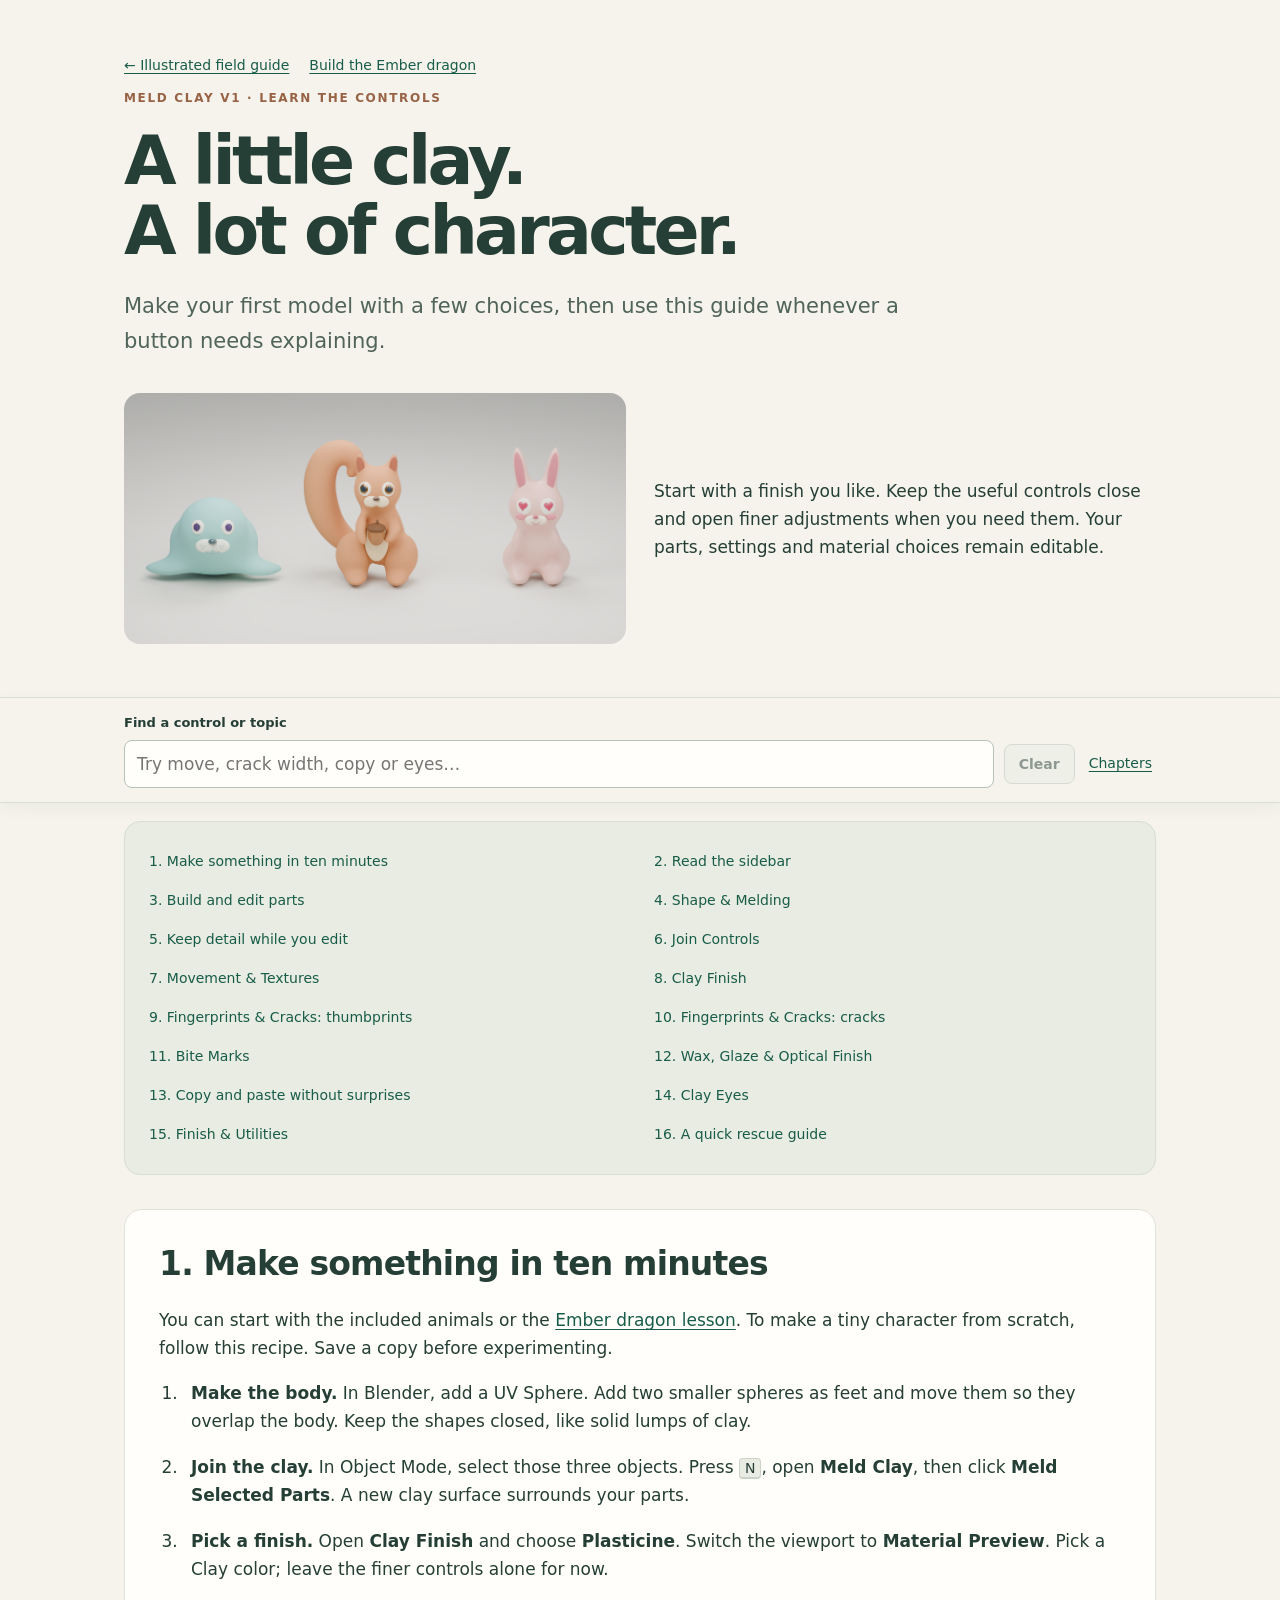
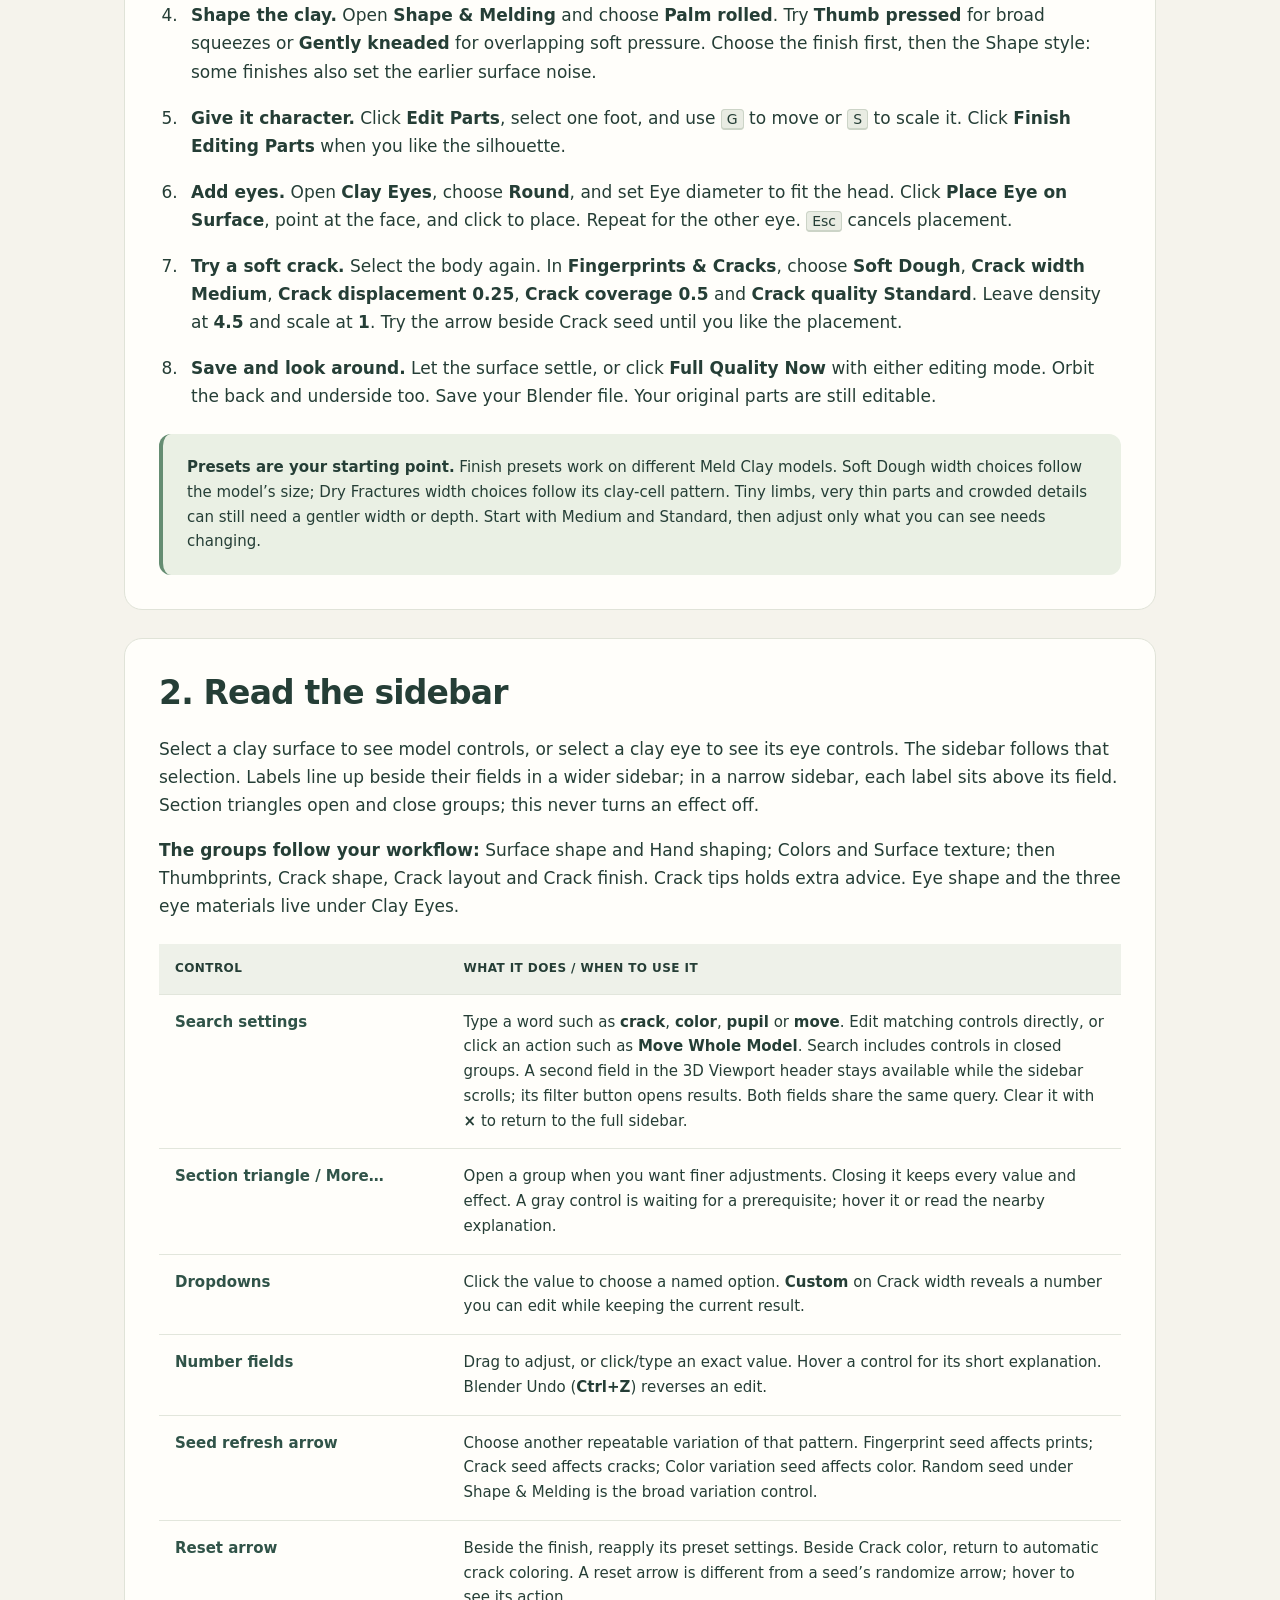
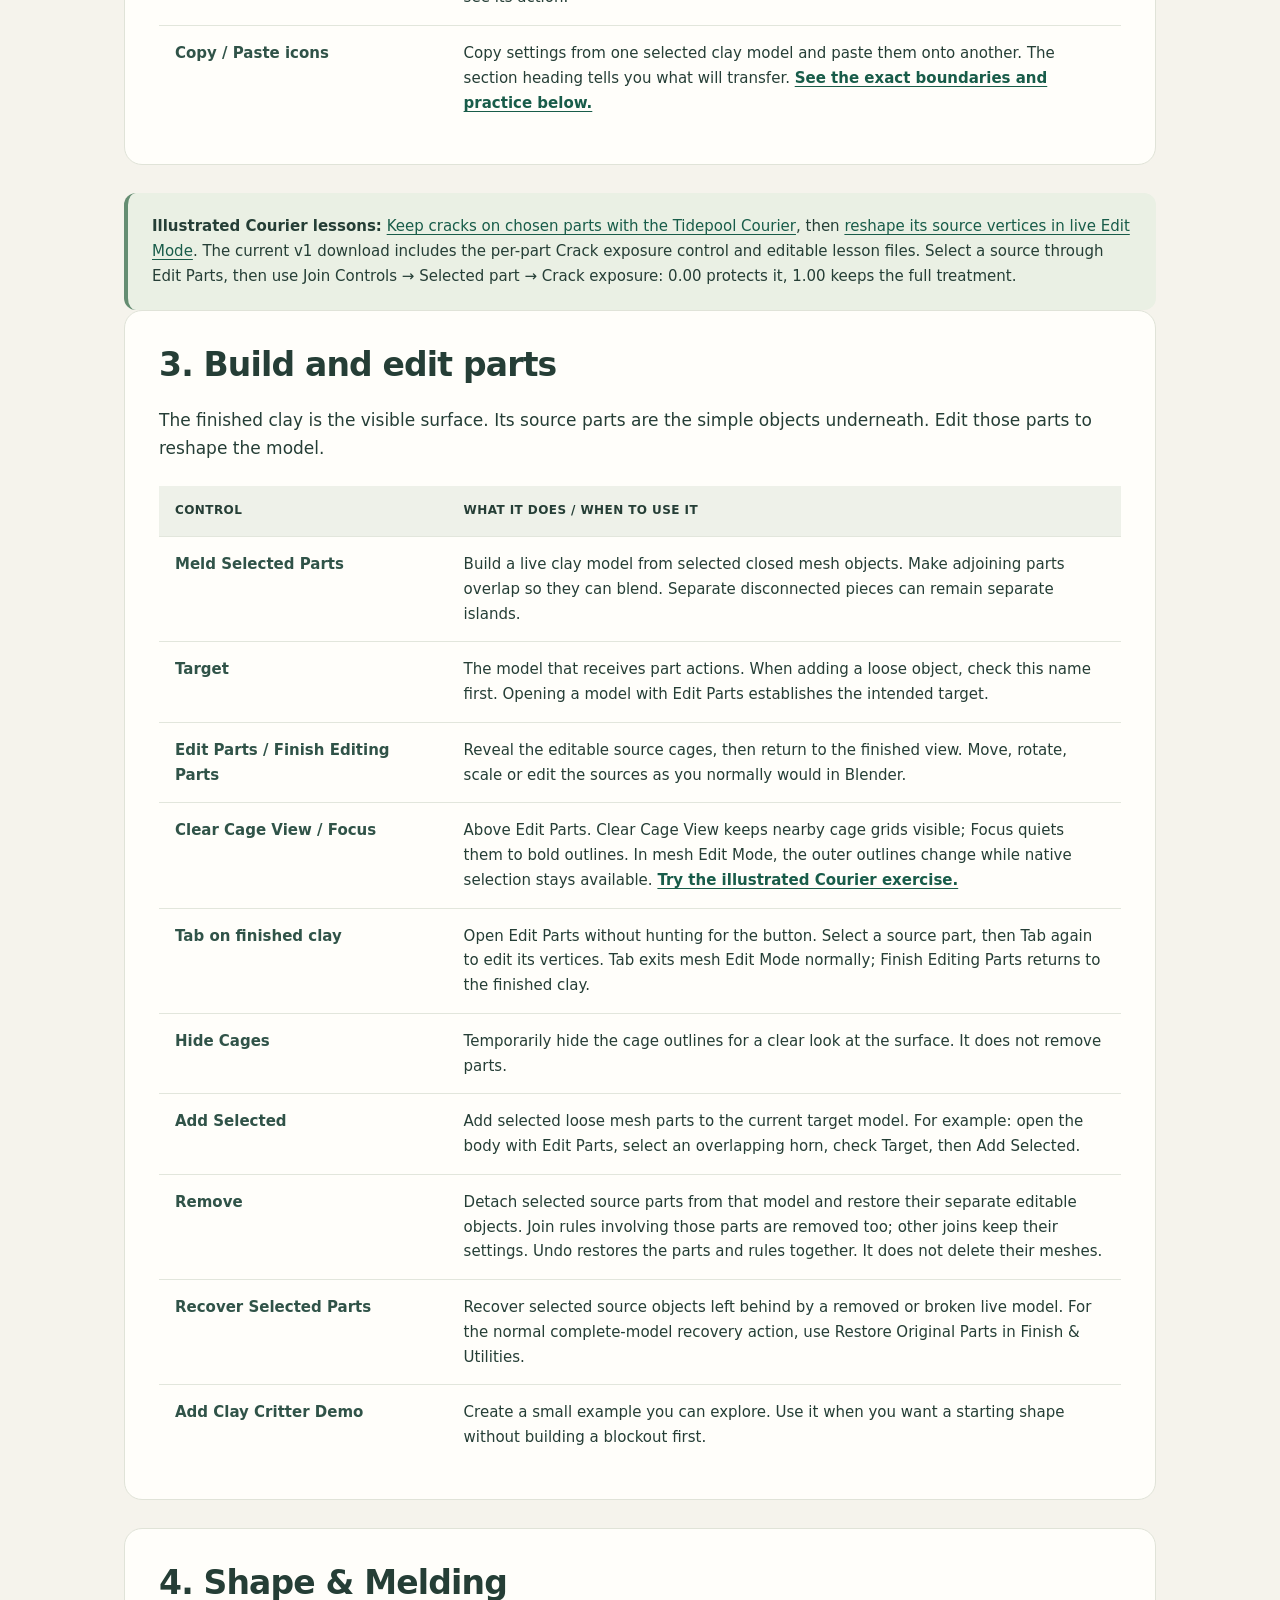
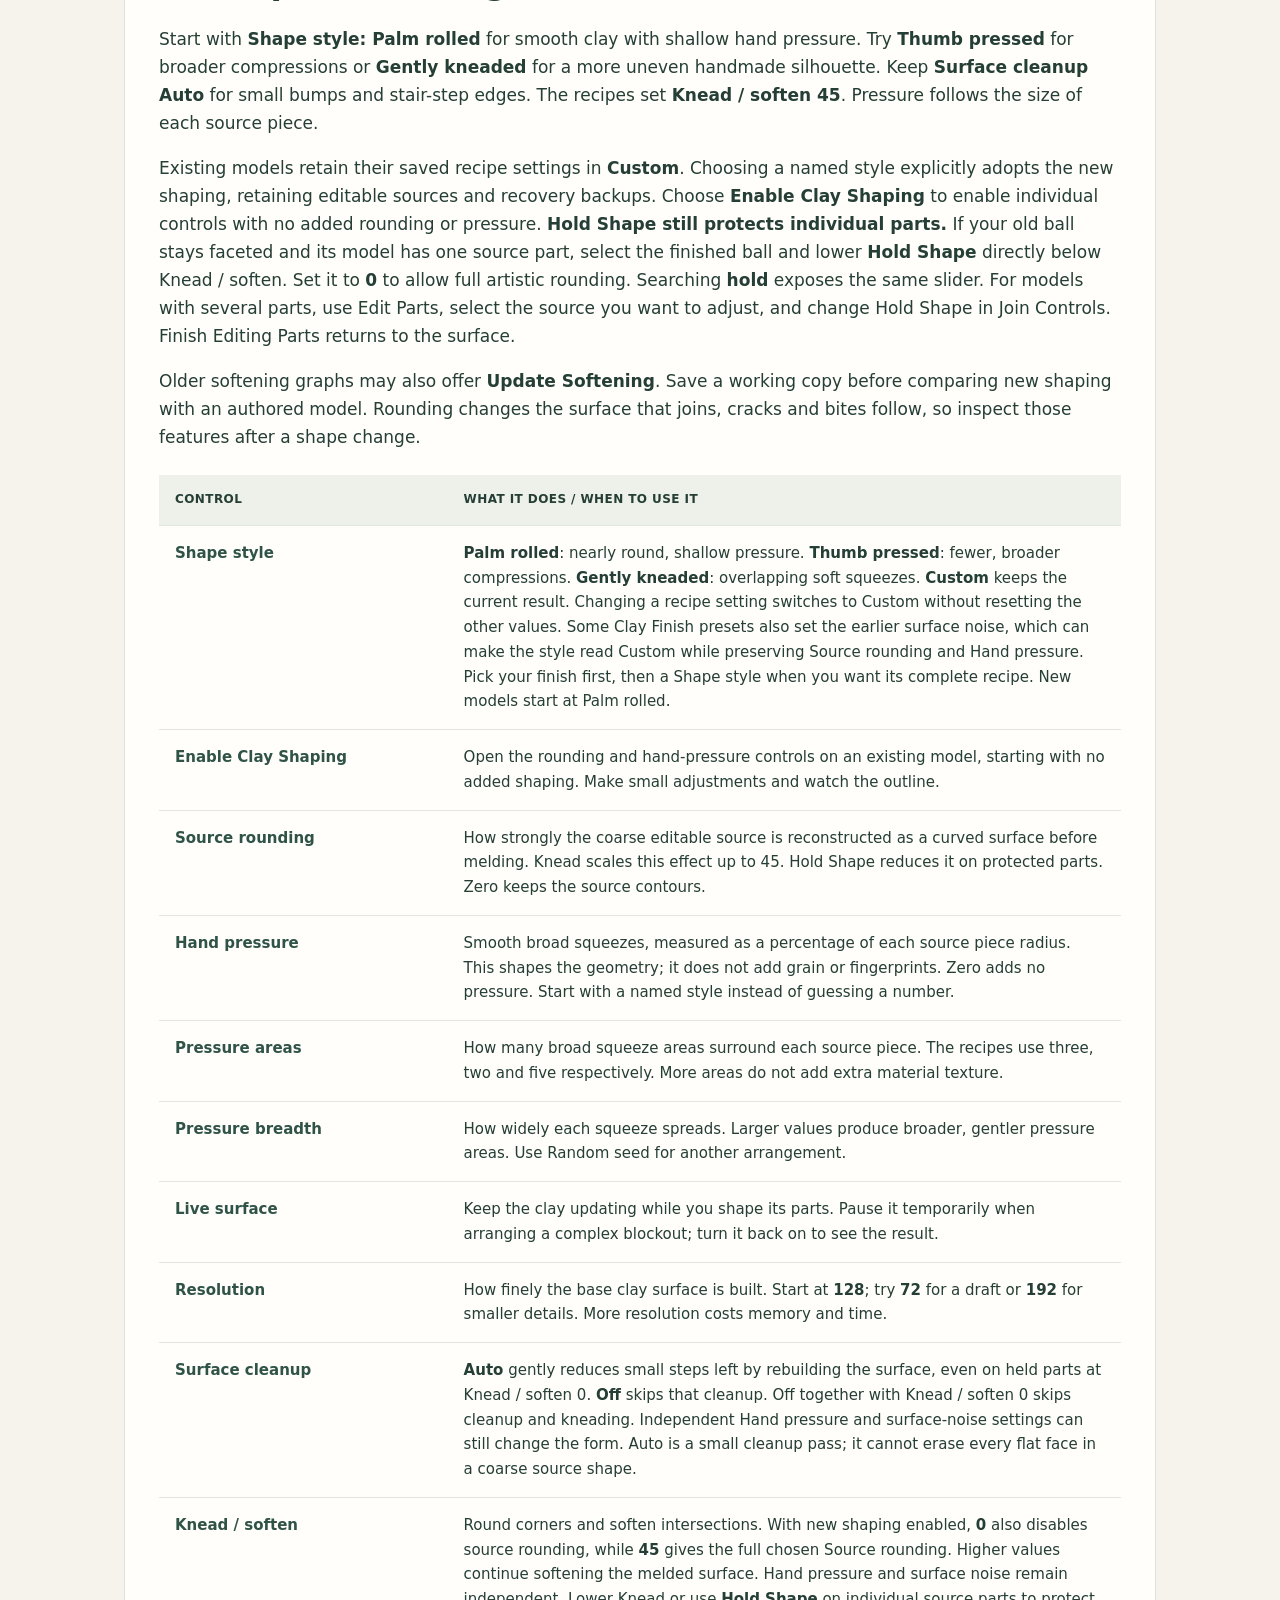
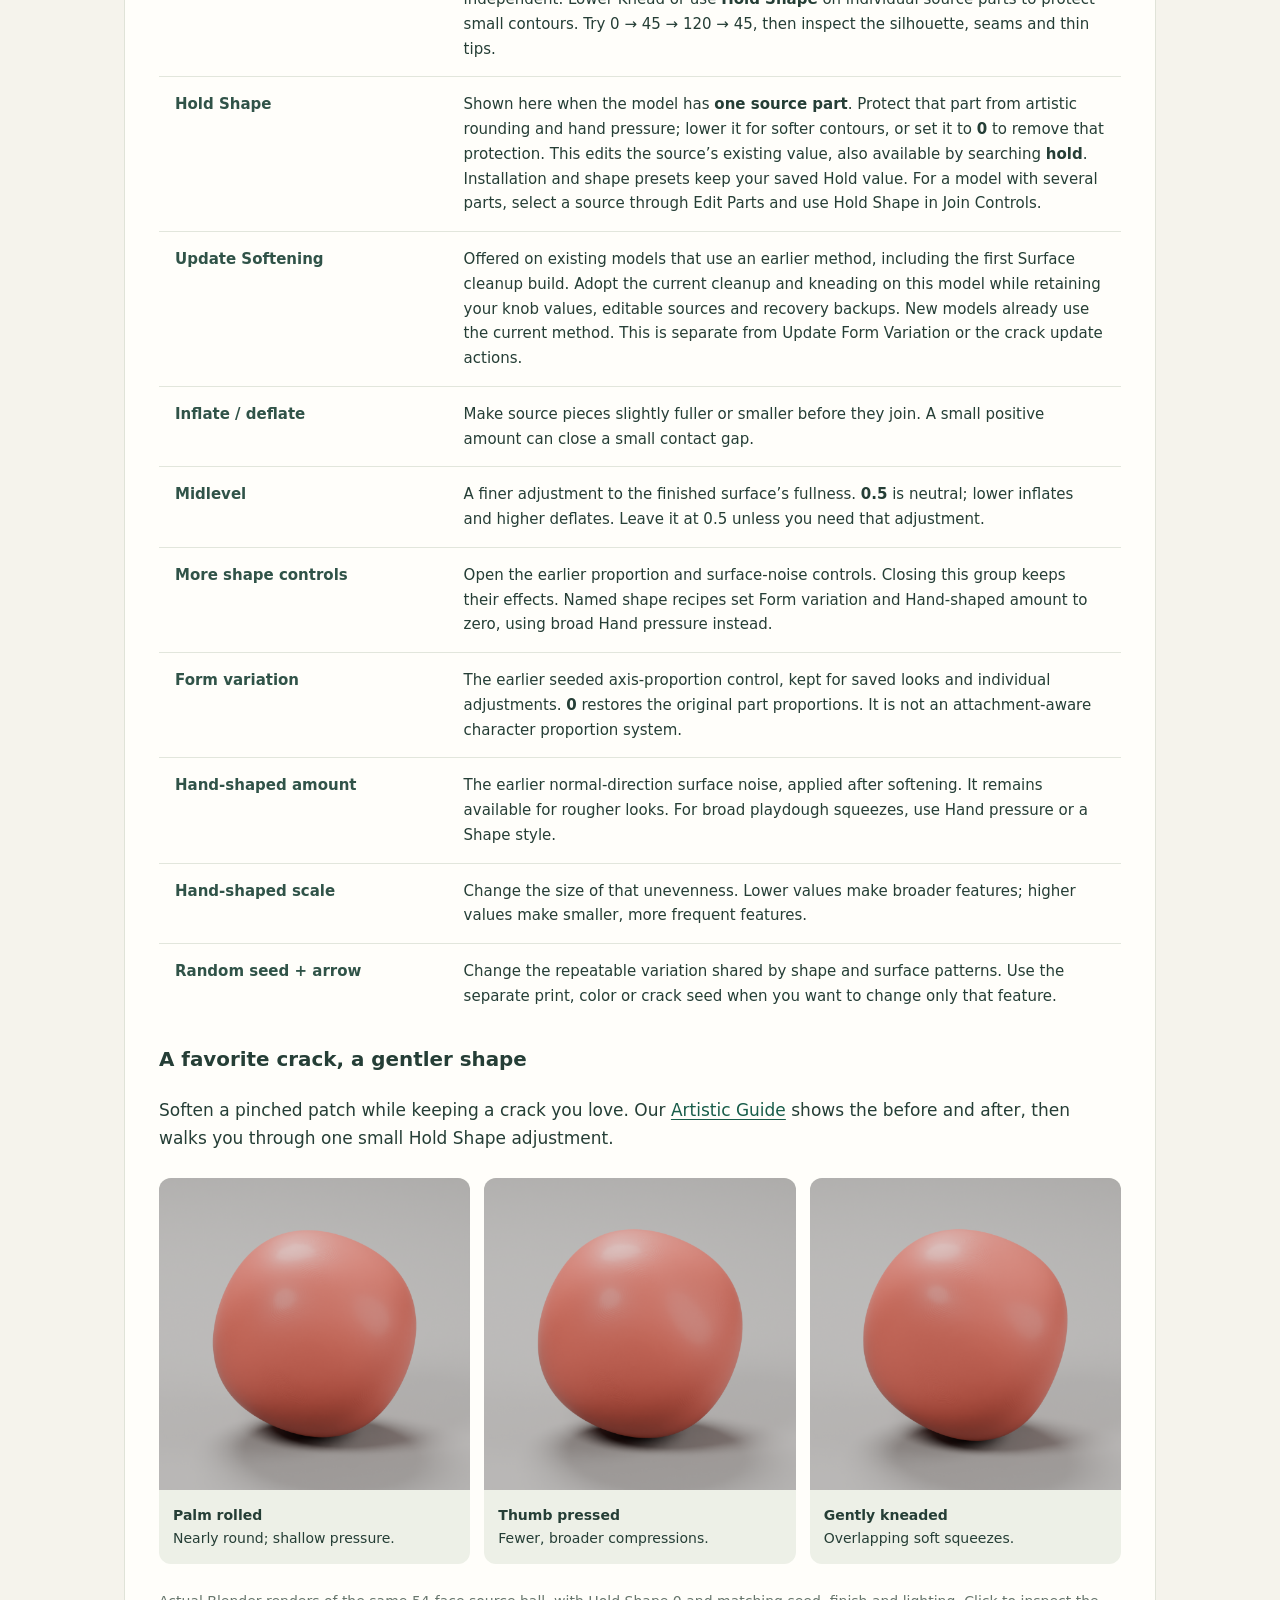
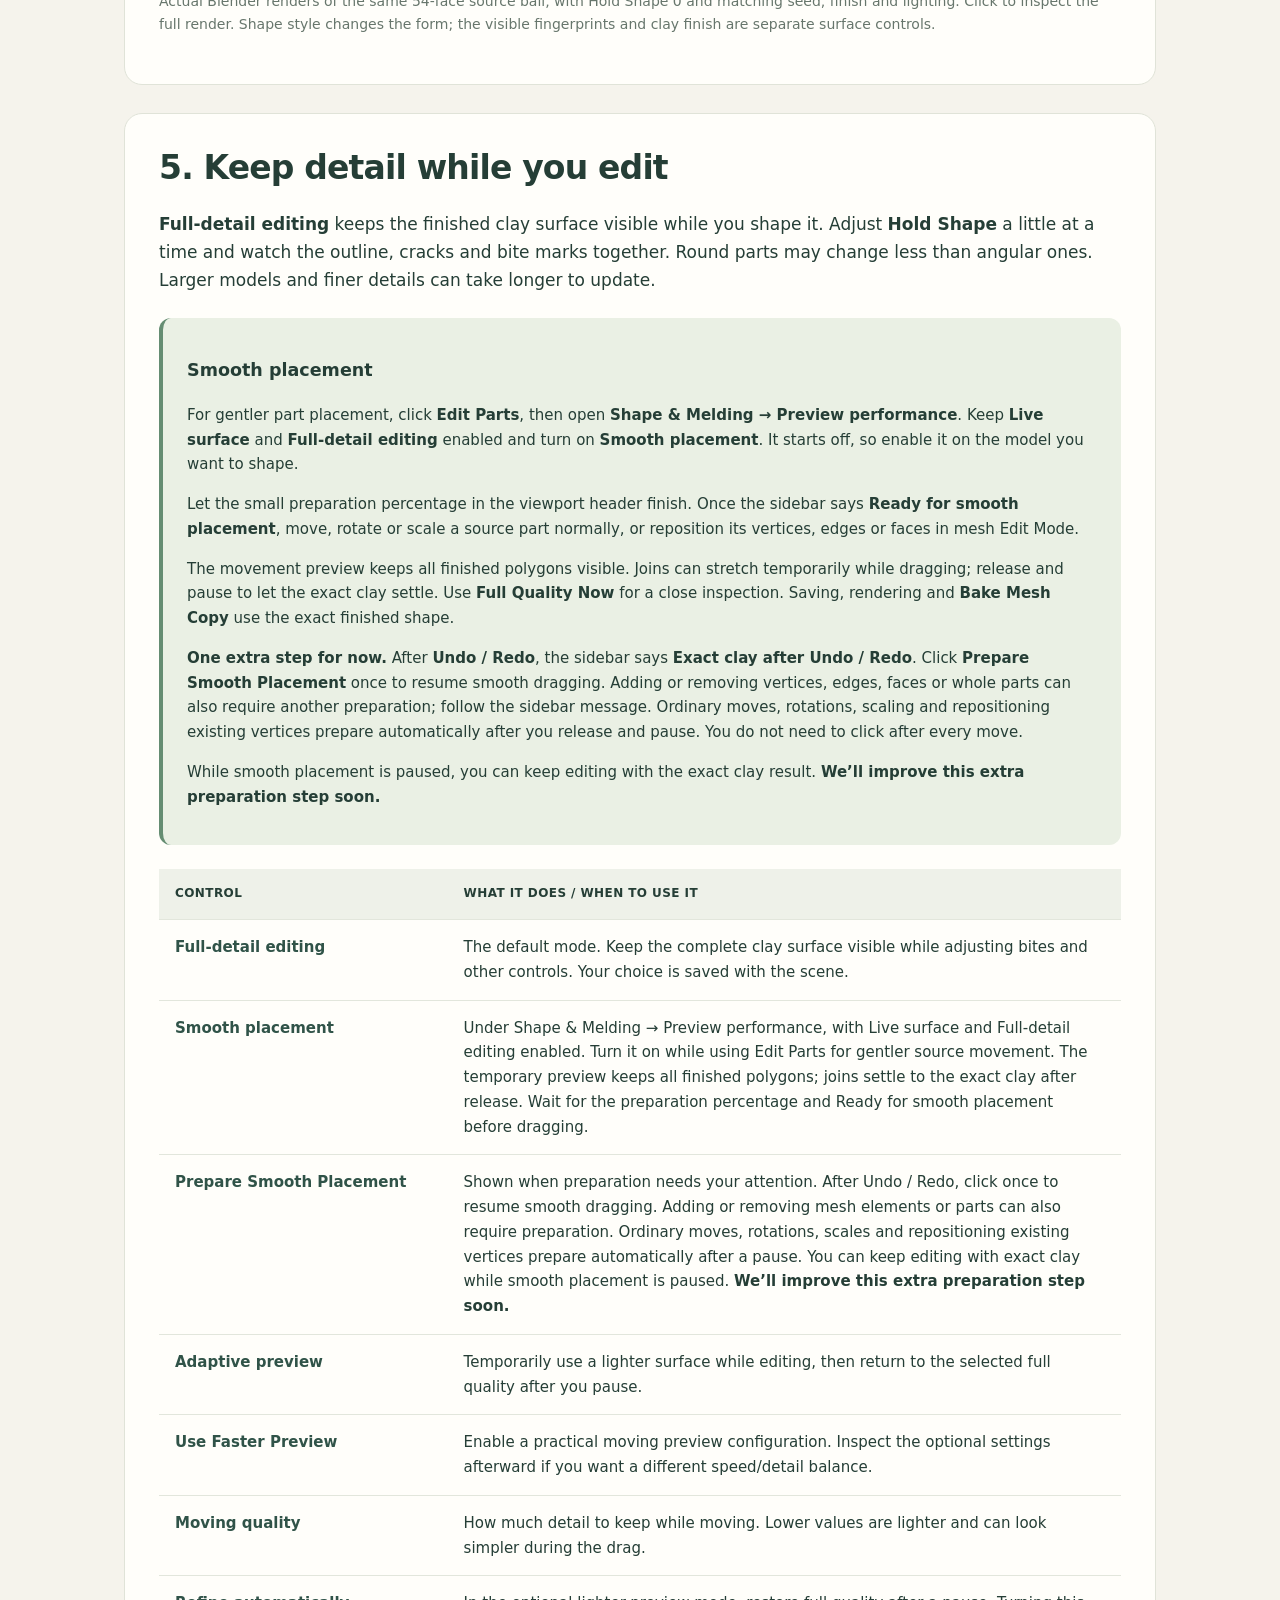
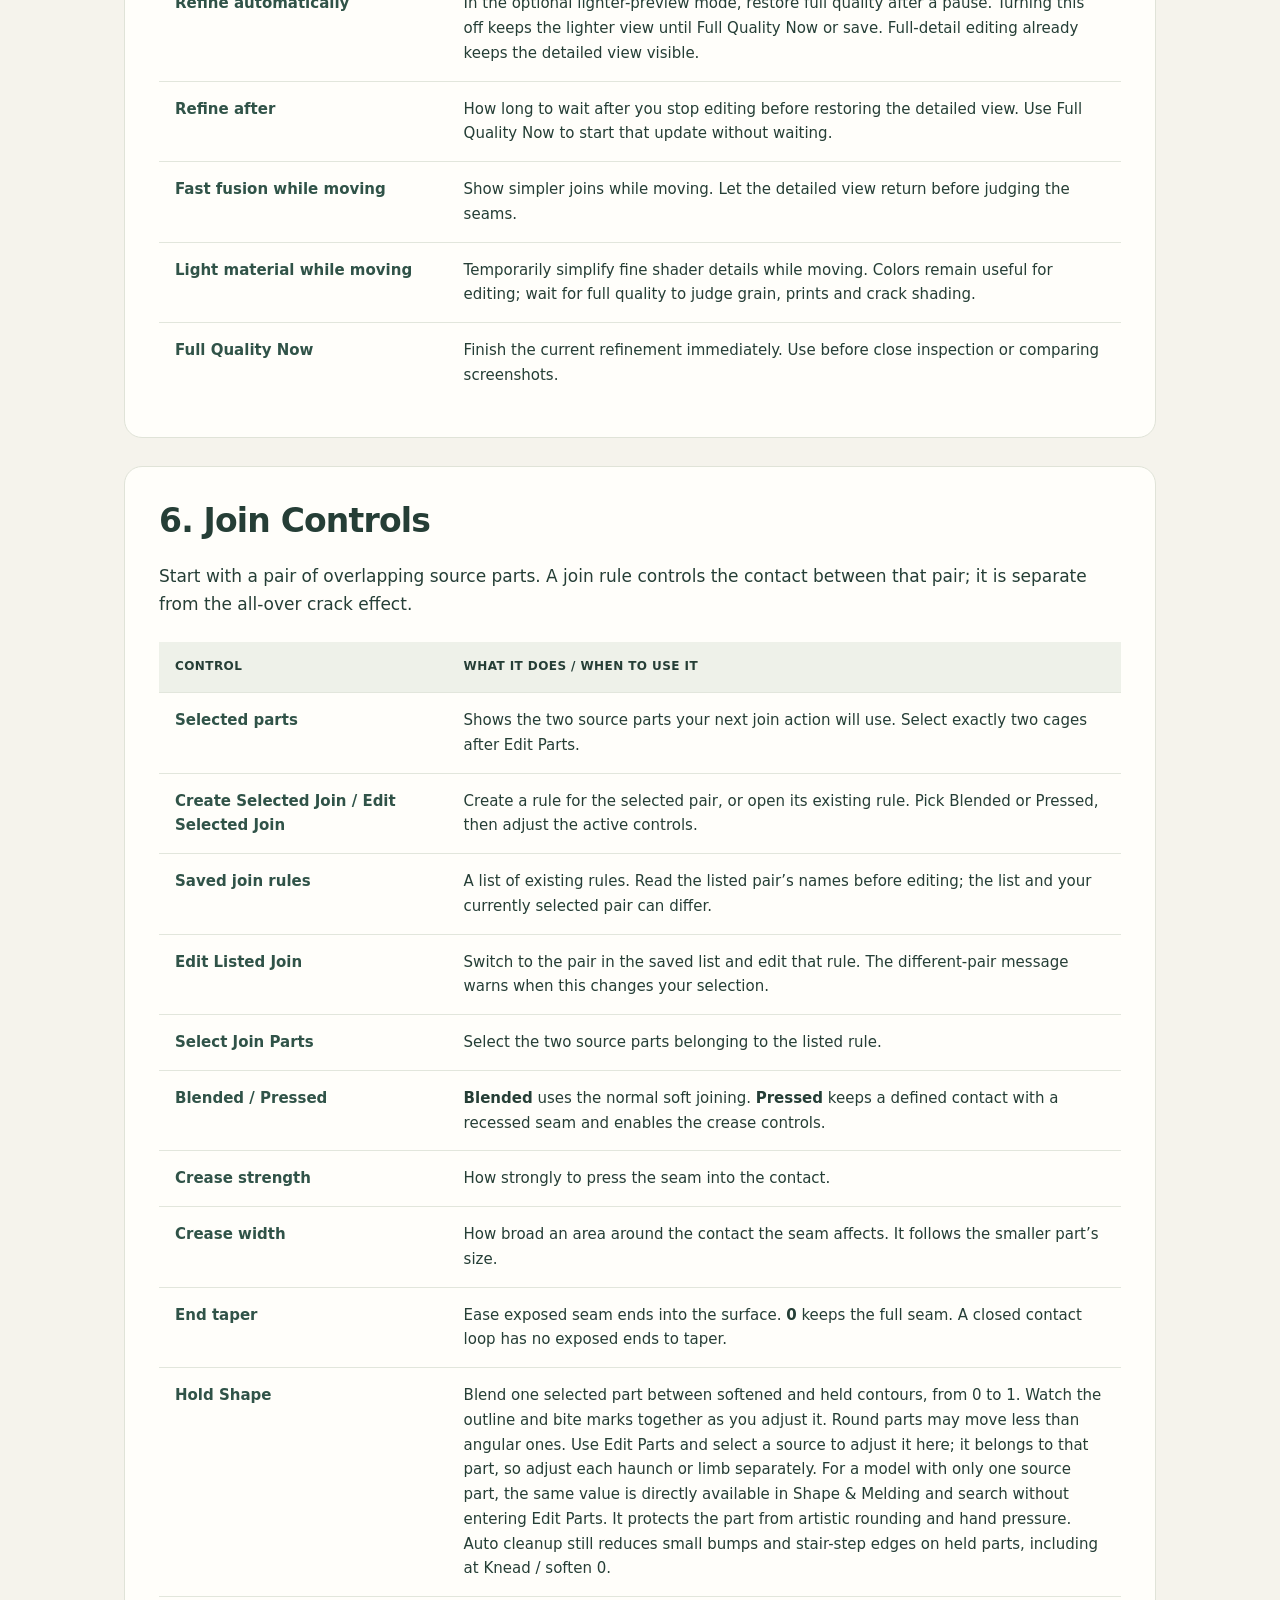
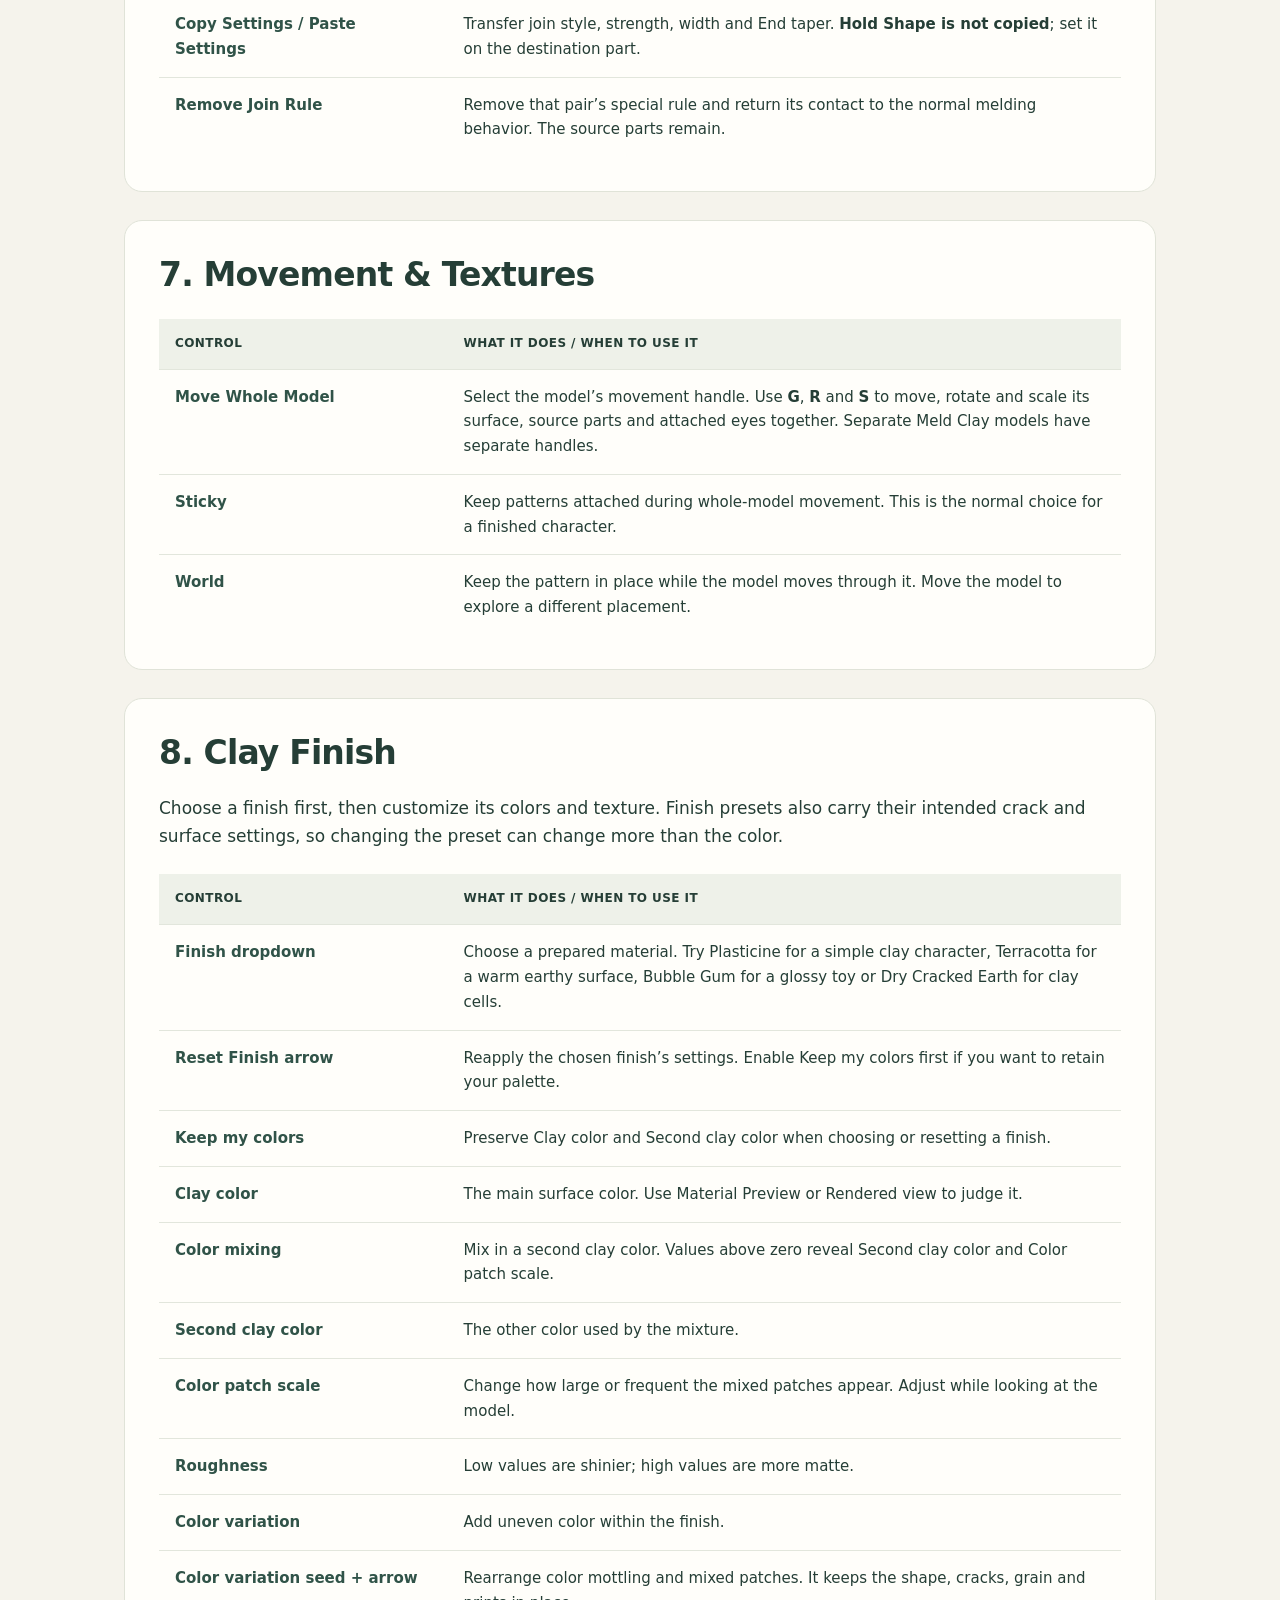
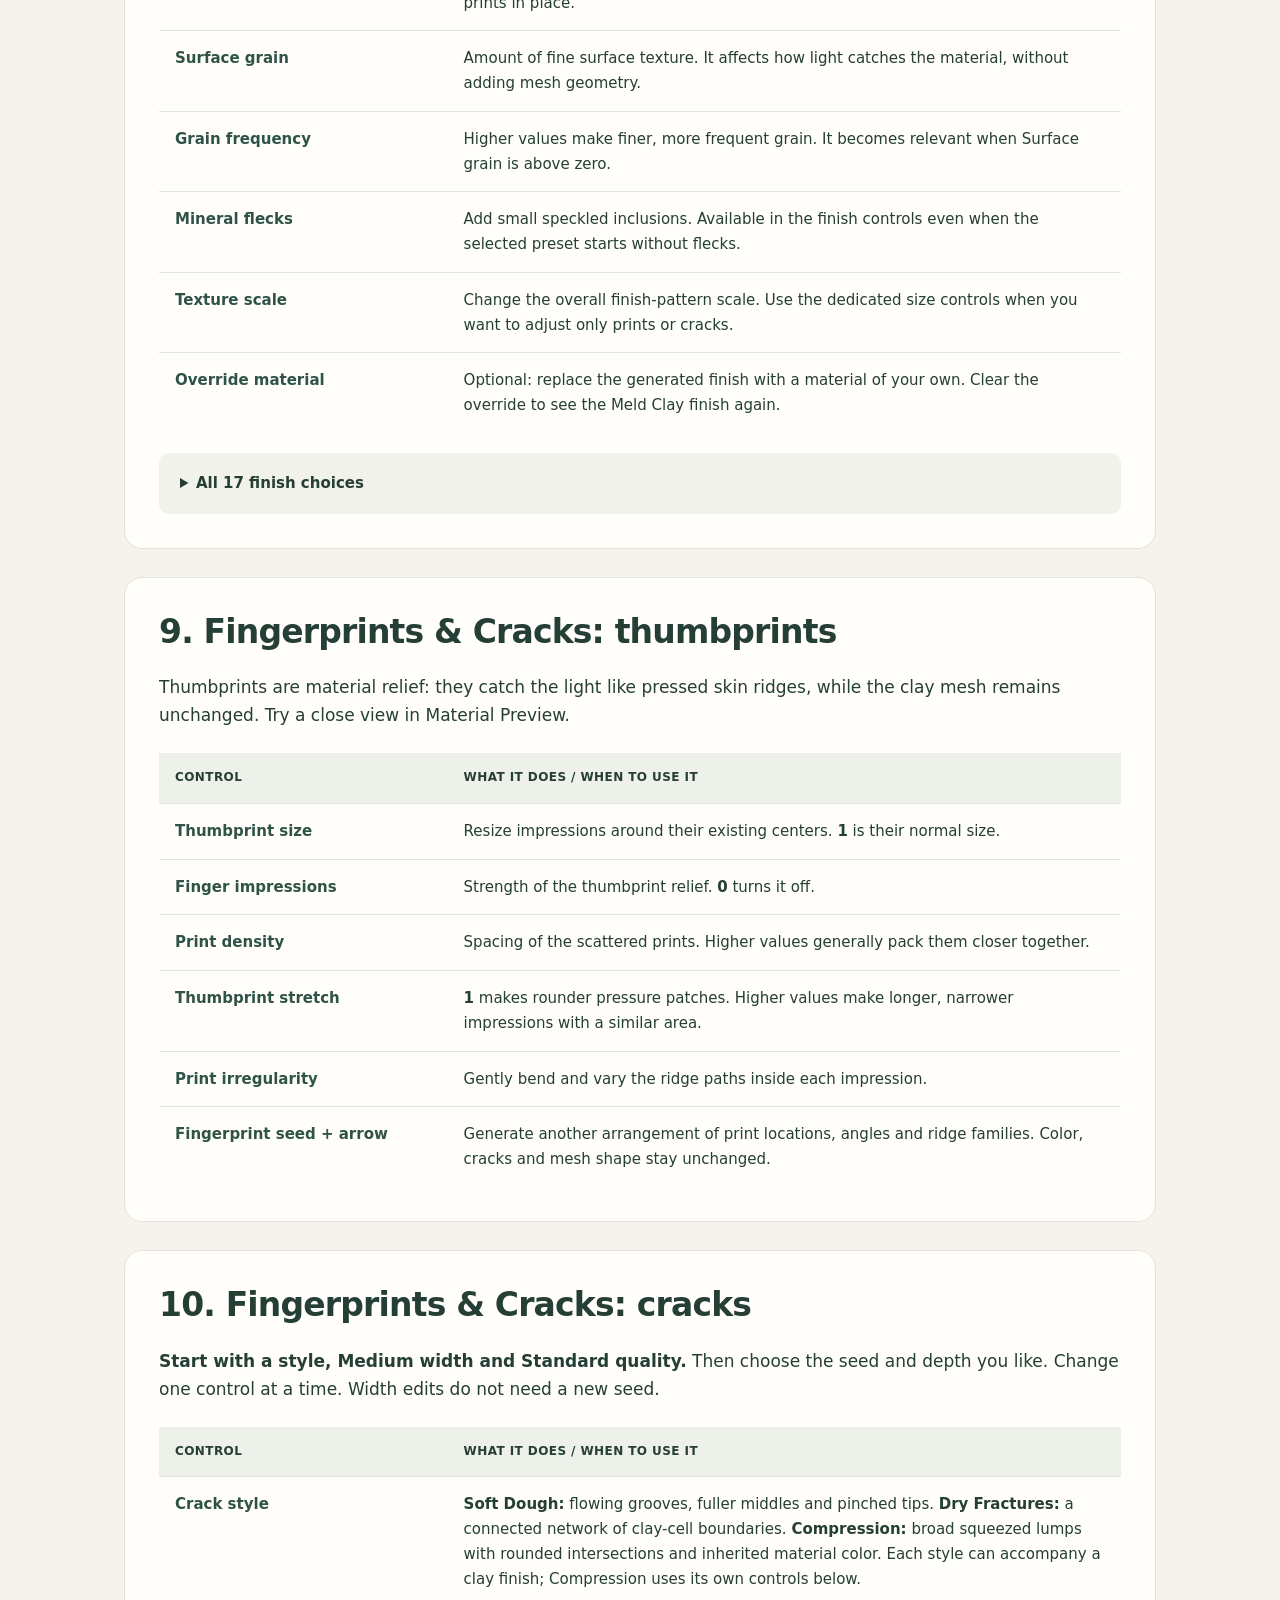
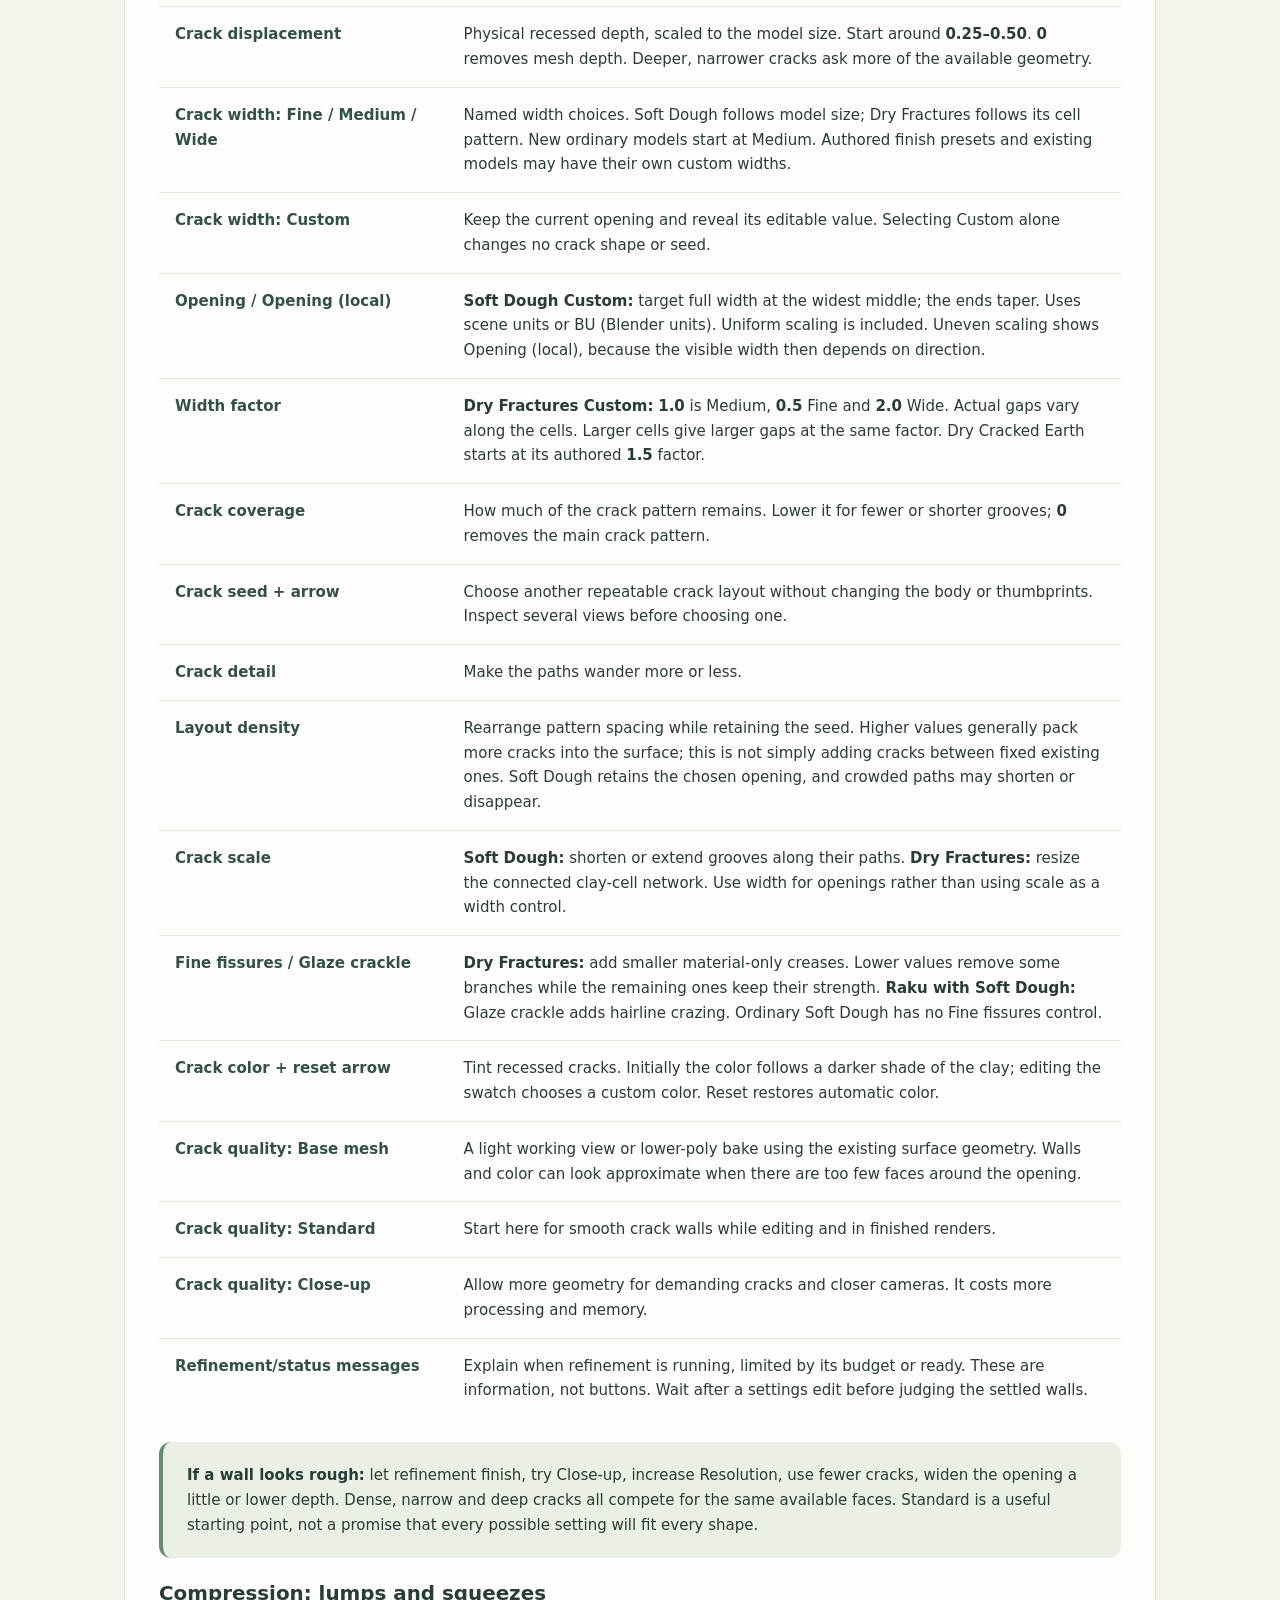
<file: Using-Meld-Clay.html>
<!doctype html><html lang="en"><head><meta charset="utf-8"><meta name="viewport" content="width=device-width,initial-scale=1"><title>Using Meld Clay · A practical walkthrough</title><style>*{box-sizing:border-box}html{scroll-behavior:smooth;scroll-padding-top:32px}body{margin:0;background:#f5f3ec;color:#253e36;font:17px/1.65 system-ui,-apple-system,"Segoe UI",sans-serif}a{color:#185c49;text-decoration-thickness:1px;text-underline-offset:3px}a:hover{color:#a74726}header,main,footer{max-width:1100px;margin:auto;padding:34px 34px}header{padding-top:54px;padding-bottom:18px}.eyebrow{font-size:12px;letter-spacing:.14em;font-weight:750;text-transform:uppercase;color:#986245}h1{font-size:clamp(38px,6vw,68px);line-height:1.03;letter-spacing:-.055em;margin:17px 0 23px;max-width:850px}h2{font-size:clamp(24px,3vw,33px);line-height:1.2;letter-spacing:-.025em;margin:0 0 22px}.lead{font-size:21px;max-width:780px;color:#50645a}.toplinks{display:flex;gap:20px;flex-wrap:wrap;font-size:14px}.cover{display:grid;grid-template-columns:1fr 1fr;gap:28px;align-items:center;margin:35px 0}.cover img{width:100%;border-radius:16px}.cover p{margin:0}.nav-card{background:#e8ece2;border:1px solid #d6dfd1;border-radius:16px;padding:24px}.nav-card label{display:block;font-size:13px;font-weight:750;margin-bottom:8px}input{font:inherit;width:100%;border:1px solid #b5c4b7;border-radius:8px;padding:12px 14px;background:#fffefa;color:#253e36}nav{display:grid;grid-template-columns:1fr 1fr;gap:8px 28px;margin-top:20px}nav a{font-size:14px;text-decoration:none;padding:4px 0}.reference{background:#fffefa;border:1px solid #e0e3d8;border-radius:18px;padding:34px;margin-bottom:28px}.reference p:first-of-type{margin-top:0}.steps{padding-left:24px}.steps li{margin-bottom:18px;padding-left:8px}.note{padding:21px 24px;margin:24px 0 0;border-radius:12px;background:#eaf0e4;border-left:4px solid #658d72;font-size:15px}.table-wrap{overflow-x:auto;margin-top:24px}table{border-collapse:collapse;width:100%;font-size:15px}th,td{padding:15px 16px;text-align:left;vertical-align:top;border-bottom:1px solid #e2e6dc}thead th{background:#eef1e9;font-size:12px;letter-spacing:.035em;text-transform:uppercase}tbody th{width:30%;font-weight:650;color:#305348}tbody tr:last-child th,tbody tr:last-child td{border-bottom:none}td a{font-weight:550}details{margin-top:20px;padding:18px 21px;background:#f1f2e9;border-radius:10px;font-size:15px}summary{cursor:pointer;font-weight:650}kbd{background:#e9ece3;border:1px solid #ccd4c7;border-bottom-width:2px;border-radius:4px;padding:1px 5px;font:14px system-ui}footer{font-size:13px;padding-top:4px;padding-bottom:48px;color:#67766c}#no-results{font-size:14px;margin:16px 0 0}.search-count{font-size:13px;color:#67766c;margin:8px 0 0}@media(max-width:700px){header,main,footer{padding-left:18px;padding-right:18px}.reference{padding:23px 18px;border-radius:13px}.cover{grid-template-columns:1fr}.cover img{max-height:290px;object-fit:cover}nav{grid-template-columns:1fr}th,td{padding:12px 8px}tbody th{width:34%}.lead{font-size:18px}}@media print{body{background:white;color:black;font-size:11pt}header,main,footer{padding:0;max-width:none}.nav-card,.toplinks,.cover{display:none}.reference{border:0;padding:12px 0;margin:0;border-radius:0}h2{break-after:avoid}tr{break-inside:avoid}.reference[hidden]{display:block!important}a{color:inherit}input{display:none}}
html{scroll-padding-top:calc(var(--guide-search-height, 112px) + 18px)}
.guide-search{position:sticky;top:0;z-index:10;background:#f5f3ec;border-block:1px solid #d6dfd1;box-shadow:0 5px 16px #253e360c}
.search-inner,.chapter-nav{max-width:1100px;margin:auto;padding:14px 34px}
.search-inner label{display:block;font-size:13px;font-weight:750;margin-bottom:6px}
.search-line{display:flex;align-items:center;gap:10px}
.search-line input{min-width:0;flex:1;padding:9px 12px}
.search-line button{font:600 14px system-ui;color:#253e36;background:#e8ece2;border:1px solid #b5c4b7;border-radius:8px;padding:11px 14px;cursor:pointer}
.search-line button:disabled{opacity:.5;cursor:default}
.search-line a{font-size:14px;padding:8px 4px}
.search-count:empty{display:none}
.chapter-nav{padding-top:18px;padding-bottom:0}
.chapter-nav nav{margin-top:0}
@media(max-width:700px){.search-inner,.chapter-nav{padding-left:18px;padding-right:18px}.search-line{gap:6px}.search-line button{padding-inline:10px}.search-line a{font-size:12px}}
@media(prefers-reduced-motion:reduce){html{scroll-behavior:auto}}
@media print{.guide-search,.chapter-nav{display:none}html{scroll-padding-top:0}}

.shape-gallery{display:grid;grid-template-columns:repeat(3,minmax(0,1fr));gap:14px;margin:26px 0}.shape-gallery figure{margin:0;background:#edf0e7;border-radius:12px;overflow:hidden}.shape-gallery img{width:100%;display:block}.shape-gallery figcaption{font-size:14px;padding:14px}.image-note{font-size:14px;color:#67766c}@media(max-width:700px){.shape-gallery{grid-template-columns:1fr}}
</style></head><body>
<header><div class="toplinks"><a href="index.html">← Illustrated field guide</a><a href="projects/ember/START-HERE.html">Build the Ember dragon</a></div><p class="eyebrow">Meld Clay v1 · Learn the controls</p><h1>A little clay.<br>A lot of character.</h1><p class="lead">Make your first model with a few choices, then use this guide whenever a button needs explaining.</p>
<div class="cover"><img src="assets/animals.png" alt="Actual Blender render of the included seal, squirrel and bunny clay models"><p>Start with a finish you like. Keep the useful controls close and open finer adjustments when you need them. Your parts, settings and material choices remain editable.</p></div>
</header><div class="guide-search" role="search" aria-label="Search this guide"><div class="search-inner"><label for="control-search">Find a control or topic</label><div class="search-line"><input id="control-search" type="search" placeholder="Try move, crack width, copy or eyes…" aria-controls="control-reference"><button id="clear-control-search" type="button" disabled>Clear</button><a href="#guide-chapters">Chapters</a></div><p id="search-count" class="search-count" aria-live="polite"></p><p id="no-results" hidden>No match. Try a shorter word, or clear the search to see every section.</p></div></div>
<div class="chapter-nav" id="guide-chapters"><div class="nav-card"><nav aria-label="Tutorial chapters"><a href="#first-model">1. Make something in ten minutes</a><a href="#find">2. Read the sidebar</a><a href="#models">3. Build and edit parts</a><a href="#shape">4. Shape &amp; Melding</a><a href="#preview">5. Keep detail while you edit</a><a href="#joins">6. Join Controls</a><a href="#movement">7. Movement &amp; Textures</a><a href="#finish">8. Clay Finish</a><a href="#prints">9. Fingerprints &amp; Cracks: thumbprints</a><a href="#cracks">10. Fingerprints &amp; Cracks: cracks</a><a href="#bites">11. Bite Marks</a><a href="#optical">12. Wax, Glaze &amp; Optical Finish</a><a href="#copy">13. Copy and paste without surprises</a><a href="#eyes">14. Clay Eyes</a><a href="#utilities">15. Finish &amp; Utilities</a><a href="#help">16. A quick rescue guide</a></nav></div></div>
<main id="control-reference"><section id="first-model" class="reference"><h2>1. Make something in ten minutes</h2><p>You can start with the included animals or the <a href="projects/ember/START-HERE.html">Ember dragon lesson</a>. To make a tiny character from scratch, follow this recipe. Save a copy before experimenting.</p>
<ol class="steps"><li><b>Make the body.</b> In Blender, add a UV Sphere. Add two smaller spheres as feet and move them so they overlap the body. Keep the shapes closed, like solid lumps of clay.</li>
<li><b>Join the clay.</b> In Object Mode, select those three objects. Press <kbd>N</kbd>, open <b>Meld Clay</b>, then click <b>Meld Selected Parts</b>. A new clay surface surrounds your parts.</li>
<li><b>Pick a finish.</b> Open <b>Clay Finish</b> and choose <b>Plasticine</b>. Switch the viewport to <b>Material Preview</b>. Pick a Clay color; leave the finer controls alone for now.</li>
<li><b>Shape the clay.</b> Open <b>Shape &amp; Melding</b> and choose <b>Palm rolled</b>. Try <b>Thumb pressed</b> for broad squeezes or <b>Gently kneaded</b> for overlapping soft pressure. Choose the finish first, then the Shape style: some finishes also set the earlier surface noise.</li>
<li><b>Give it character.</b> Click <b>Edit Parts</b>, select one foot, and use <kbd>G</kbd> to move or <kbd>S</kbd> to scale it. Click <b>Finish Editing Parts</b> when you like the silhouette.</li>
<li><b>Add eyes.</b> Open <b>Clay Eyes</b>, choose <b>Round</b>, and set Eye diameter to fit the head. Click <b>Place Eye on Surface</b>, point at the face, and click to place. Repeat for the other eye. <kbd>Esc</kbd> cancels placement.</li>
<li><b>Try a soft crack.</b> Select the body again. In <b>Fingerprints &amp; Cracks</b>, choose <b>Soft Dough</b>, <b>Crack width Medium</b>, <b>Crack displacement 0.25</b>, <b>Crack coverage 0.5</b> and <b>Crack quality Standard</b>. Leave density at <b>4.5</b> and scale at <b>1</b>. Try the arrow beside Crack seed until you like the placement.</li>
<li><b>Save and look around.</b> Let the surface settle, or click <b>Full Quality Now</b> with either editing mode. Orbit the back and underside too. Save your Blender file. Your original parts are still editable.</li></ol>
<aside class="note"><b>Presets are your starting point.</b> Finish presets work on different Meld Clay models. Soft Dough width choices follow the model’s size; Dry Fractures width choices follow its clay-cell pattern. Tiny limbs, very thin parts and crowded details can still need a gentler width or depth. Start with Medium and Standard, then adjust only what you can see needs changing.</aside></section>
<section id="find" class="reference"><h2>2. Read the sidebar</h2><p>Select a clay surface to see model controls, or select a clay eye to see its eye controls. The sidebar follows that selection. Labels line up beside their fields in a wider sidebar; in a narrow sidebar, each label sits above its field. Section triangles open and close groups; this never turns an effect off.</p><p><b>The groups follow your workflow:</b> Surface shape and Hand shaping; Colors and Surface texture; then Thumbprints, Crack shape, Crack layout and Crack finish. Crack tips holds extra advice. Eye shape and the three eye materials live under Clay Eyes.</p><div class="table-wrap"><table><thead><tr><th scope="col">Control</th><th scope="col">What it does / when to use it</th></tr></thead><tbody><tr><th scope="row">Search settings</th><td>Type a word such as <b>crack</b>, <b>color</b>, <b>pupil</b> or <b>move</b>. Edit matching controls directly, or click an action such as <b>Move Whole Model</b>. Search includes controls in closed groups. A second field in the 3D Viewport header stays available while the sidebar scrolls; its filter button opens results. Both fields share the same query. Clear it with <b>×</b> to return to the full sidebar.</td></tr><tr><th scope="row">Section triangle / More…</th><td>Open a group when you want finer adjustments. Closing it keeps every value and effect. A gray control is waiting for a prerequisite; hover it or read the nearby explanation.</td></tr><tr><th scope="row">Dropdowns</th><td>Click the value to choose a named option. <b>Custom</b> on Crack width reveals a number you can edit while keeping the current result.</td></tr><tr><th scope="row">Number fields</th><td>Drag to adjust, or click/type an exact value. Hover a control for its short explanation. Blender Undo (<b>Ctrl+Z</b>) reverses an edit.</td></tr><tr><th scope="row">Seed refresh arrow</th><td>Choose another repeatable variation of that pattern. Fingerprint seed affects prints; Crack seed affects cracks; Color variation seed affects color. Random seed under Shape &amp; Melding is the broad variation control.</td></tr><tr><th scope="row">Reset arrow</th><td>Beside the finish, reapply its preset settings. Beside Crack color, return to automatic crack coloring. A reset arrow is different from a seed’s randomize arrow; hover to see its action.</td></tr><tr><th scope="row">Copy / Paste icons</th><td>Copy settings from one selected clay model and paste them onto another. The section heading tells you what will transfer. <a href="#copy">See the exact boundaries and practice below.</a></td></tr></tbody></table></div></section>
<!-- COURIER REFERENCE --><aside class="note"><b>Illustrated Courier lessons:</b> <a href="index.html#courier">Keep cracks on chosen parts with the Tidepool Courier</a>, then <a href="index.html#edit-mode">reshape its source vertices in live Edit Mode</a>. The current v1 download includes the per-part Crack exposure control and editable lesson files. Select a source through Edit Parts, then use Join Controls → Selected part → Crack exposure: 0.00 protects it, 1.00 keeps the full treatment.</aside><!-- /COURIER REFERENCE --><section id="models" class="reference"><h2>3. Build and edit parts</h2><p>The finished clay is the visible surface. Its source parts are the simple objects underneath. Edit those parts to reshape the model.</p><div class="table-wrap"><table><thead><tr><th scope="col">Control</th><th scope="col">What it does / when to use it</th></tr></thead><tbody><tr><th scope="row">Meld Selected Parts</th><td>Build a live clay model from selected closed mesh objects. Make adjoining parts overlap so they can blend. Separate disconnected pieces can remain separate islands.</td></tr><tr><th scope="row">Target</th><td>The model that receives part actions. When adding a loose object, check this name first. Opening a model with Edit Parts establishes the intended target.</td></tr><tr><th scope="row">Edit Parts / Finish Editing Parts</th><td>Reveal the editable source cages, then return to the finished view. Move, rotate, scale or edit the sources as you normally would in Blender.</td></tr><tr><th scope="row">Clear Cage View / Focus</th><td>Above Edit Parts. Clear Cage View keeps nearby cage grids visible; Focus quiets them to bold outlines. In mesh Edit Mode, the outer outlines change while native selection stays available. <a href="index.html#edit-mode">Try the illustrated Courier exercise.</a></td></tr><tr><th scope="row">Tab on finished clay</th><td>Open Edit Parts without hunting for the button. Select a source part, then Tab again to edit its vertices. Tab exits mesh Edit Mode normally; Finish Editing Parts returns to the finished clay.</td></tr><tr><th scope="row">Hide Cages</th><td>Temporarily hide the cage outlines for a clear look at the surface. It does not remove parts.</td></tr><tr><th scope="row">Add Selected</th><td>Add selected loose mesh parts to the current target model. For example: open the body with Edit Parts, select an overlapping horn, check Target, then Add Selected.</td></tr><tr><th scope="row">Remove</th><td>Detach selected source parts from that model and restore their separate editable objects. Join rules involving those parts are removed too; other joins keep their settings. Undo restores the parts and rules together. It does not delete their meshes.</td></tr><tr><th scope="row">Recover Selected Parts</th><td>Recover selected source objects left behind by a removed or broken live model. For the normal complete-model recovery action, use Restore Original Parts in Finish &amp; Utilities.</td></tr><tr><th scope="row">Add Clay Critter Demo</th><td>Create a small example you can explore. Use it when you want a starting shape without building a blockout first.</td></tr></tbody></table></div></section>
<section id="shape" class="reference"><h2>4. Shape &amp; Melding</h2><p>Start with <b>Shape style: Palm rolled</b> for smooth clay with shallow hand pressure. Try <b>Thumb pressed</b> for broader compressions or <b>Gently kneaded</b> for a more uneven handmade silhouette. Keep <b>Surface cleanup Auto</b> for small bumps and stair-step edges. The recipes set <b>Knead / soften 45</b>. Pressure follows the size of each source piece.</p><p>Existing models retain their saved recipe settings in <b>Custom</b>. Choosing a named style explicitly adopts the new shaping, retaining editable sources and recovery backups. Choose <b>Enable Clay Shaping</b> to enable individual controls with no added rounding or pressure. <b>Hold Shape still protects individual parts.</b> If your old ball stays faceted and its model has one source part, select the finished ball and lower <b>Hold Shape</b> directly below Knead / soften. Set it to <b>0</b> to allow full artistic rounding. Searching <b>hold</b> exposes the same slider. For models with several parts, use Edit Parts, select the source you want to adjust, and change Hold Shape in Join Controls. Finish Editing Parts returns to the surface.</p><p>Older softening graphs may also offer <b>Update Softening</b>. Save a working copy before comparing new shaping with an authored model. Rounding changes the surface that joins, cracks and bites follow, so inspect those features after a shape change.</p><div class="table-wrap"><table><thead><tr><th scope="col">Control</th><th scope="col">What it does / when to use it</th></tr></thead><tbody><tr><th scope="row">Shape style</th><td><b>Palm rolled</b>: nearly round, shallow pressure. <b>Thumb pressed</b>: fewer, broader compressions. <b>Gently kneaded</b>: overlapping soft squeezes. <b>Custom</b> keeps the current result. Changing a recipe setting switches to Custom without resetting the other values. Some Clay Finish presets also set the earlier surface noise, which can make the style read Custom while preserving Source rounding and Hand pressure. Pick your finish first, then a Shape style when you want its complete recipe. New models start at Palm rolled.</td></tr><tr><th scope="row">Enable Clay Shaping</th><td>Open the rounding and hand-pressure controls on an existing model, starting with no added shaping. Make small adjustments and watch the outline.</td></tr><tr><th scope="row">Source rounding</th><td>How strongly the coarse editable source is reconstructed as a curved surface before melding. Knead scales this effect up to 45. Hold Shape reduces it on protected parts. Zero keeps the source contours.</td></tr><tr><th scope="row">Hand pressure</th><td>Smooth broad squeezes, measured as a percentage of each source piece radius. This shapes the geometry; it does not add grain or fingerprints. Zero adds no pressure. Start with a named style instead of guessing a number.</td></tr><tr><th scope="row">Pressure areas</th><td>How many broad squeeze areas surround each source piece. The recipes use three, two and five respectively. More areas do not add extra material texture.</td></tr><tr><th scope="row">Pressure breadth</th><td>How widely each squeeze spreads. Larger values produce broader, gentler pressure areas. Use Random seed for another arrangement.</td></tr><tr><th scope="row">Live surface</th><td>Keep the clay updating while you shape its parts. Pause it temporarily when arranging a complex blockout; turn it back on to see the result.</td></tr><tr><th scope="row">Resolution</th><td>How finely the base clay surface is built. Start at <b>128</b>; try <b>72</b> for a draft or <b>192</b> for smaller details. More resolution costs memory and time.</td></tr><tr><th scope="row">Surface cleanup</th><td><b>Auto</b> gently reduces small steps left by rebuilding the surface, even on held parts at Knead / soften 0. <b>Off</b> skips that cleanup. Off together with Knead / soften 0 skips cleanup and kneading. Independent Hand pressure and surface-noise settings can still change the form. Auto is a small cleanup pass; it cannot erase every flat face in a coarse source shape.</td></tr><tr><th scope="row">Knead / soften</th><td>Round corners and soften intersections. With new shaping enabled, <b>0</b> also disables source rounding, while <b>45</b> gives the full chosen Source rounding. Higher values continue softening the melded surface. Hand pressure and surface noise remain independent. Lower Knead or use <b>Hold Shape</b> on individual source parts to protect small contours. Try 0 → 45 → 120 → 45, then inspect the silhouette, seams and thin tips.</td></tr><tr><th scope="row">Hold Shape</th><td>Shown here when the model has <b>one source part</b>. Protect that part from artistic rounding and hand pressure; lower it for softer contours, or set it to <b>0</b> to remove that protection. This edits the source’s existing value, also available by searching <b>hold</b>. Installation and shape presets keep your saved Hold value. For a model with several parts, select a source through Edit Parts and use Hold Shape in Join Controls.</td></tr><tr><th scope="row">Update Softening</th><td>Offered on existing models that use an earlier method, including the first Surface cleanup build. Adopt the current cleanup and kneading on this model while retaining your knob values, editable sources and recovery backups. New models already use the current method. This is separate from Update Form Variation or the crack update actions.</td></tr><tr><th scope="row">Inflate / deflate</th><td>Make source pieces slightly fuller or smaller before they join. A small positive amount can close a small contact gap.</td></tr><tr><th scope="row">Midlevel</th><td>A finer adjustment to the finished surface’s fullness. <b>0.5</b> is neutral; lower inflates and higher deflates. Leave it at 0.5 unless you need that adjustment.</td></tr><tr><th scope="row">More shape controls</th><td>Open the earlier proportion and surface-noise controls. Closing this group keeps their effects. Named shape recipes set Form variation and Hand-shaped amount to zero, using broad Hand pressure instead.</td></tr><tr><th scope="row">Form variation</th><td>The earlier seeded axis-proportion control, kept for saved looks and individual adjustments. <b>0</b> restores the original part proportions. It is not an attachment-aware character proportion system.</td></tr><tr><th scope="row">Hand-shaped amount</th><td>The earlier normal-direction surface noise, applied after softening. It remains available for rougher looks. For broad playdough squeezes, use Hand pressure or a Shape style.</td></tr><tr><th scope="row">Hand-shaped scale</th><td>Change the size of that unevenness. Lower values make broader features; higher values make smaller, more frequent features.</td></tr><tr><th scope="row">Random seed + arrow</th><td>Change the repeatable variation shared by shape and surface patterns. Use the separate print, color or crack seed when you want to change only that feature.</td></tr></tbody></table></div><h3 id="keeping-cracks">A favorite crack, a gentler shape</h3>
<p>Soften a pinched patch while keeping a crack you love. Our <a href="artistic-guides/keep-the-crack.html">Artistic Guide</a> shows the before and after, then walks you through one small Hold Shape adjustment.</p>
<div class="shape-gallery"><figure><a href="assets/shape-palm-rolled.png"><img src="assets/shape-palm-rolled.png" alt="Palm rolled clay-ball render" loading="lazy"></a><figcaption><b>Palm rolled</b><br>Nearly round; shallow pressure.</figcaption></figure><figure><a href="assets/shape-thumb-pressed.png"><img src="assets/shape-thumb-pressed.png" alt="Thumb pressed clay-ball render" loading="lazy"></a><figcaption><b>Thumb pressed</b><br>Fewer, broader compressions.</figcaption></figure><figure><a href="assets/shape-gently-kneaded.png"><img src="assets/shape-gently-kneaded.png" alt="Gently kneaded clay-ball render" loading="lazy"></a><figcaption><b>Gently kneaded</b><br>Overlapping soft squeezes.</figcaption></figure></div><p class="image-note">Actual Blender renders of the same 54-face source ball, with Hold Shape 0 and matching seed, finish and lighting. Click to inspect the full render. Shape style changes the form; the visible fingerprints and clay finish are separate surface controls.</p></section>
<section id="preview" class="reference"><h2>5. Keep detail while you edit</h2><p><strong>Full-detail editing</strong> keeps the finished clay surface visible while you shape it. Adjust <strong>Hold Shape</strong> a little at a time and watch the outline, cracks and bite marks together. Round parts may change less than angular ones. Larger models and finer details can take longer to update.</p><!-- SMOOTH PLACEMENT REFERENCE -->
<div class="note" id="smooth-placement-reference"><h3>Smooth placement</h3><p>For gentler part placement, click <strong>Edit Parts</strong>, then open <strong>Shape &amp; Melding → Preview performance</strong>. Keep <strong>Live surface</strong> and <strong>Full-detail editing</strong> enabled and turn on <strong>Smooth placement</strong>. It starts off, so enable it on the model you want to shape.</p>
<p>Let the small preparation percentage in the viewport header finish. Once the sidebar says <strong>Ready for smooth placement</strong>, move, rotate or scale a source part normally, or reposition its vertices, edges or faces in mesh Edit Mode.</p>
<p>The movement preview keeps all finished polygons visible. Joins can stretch temporarily while dragging; release and pause to let the exact clay settle. Use <strong>Full Quality Now</strong> for a close inspection. Saving, rendering and <strong>Bake Mesh Copy</strong> use the exact finished shape.</p><p><strong>One extra step for now.</strong> After <strong>Undo / Redo</strong>, the sidebar says <strong>Exact clay after Undo / Redo</strong>. Click <strong>Prepare Smooth Placement</strong> once to resume smooth dragging. Adding or removing vertices, edges, faces or whole parts can also require another preparation; follow the sidebar message. Ordinary moves, rotations, scaling and repositioning existing vertices prepare automatically after you release and pause. You do not need to click after every move.</p>
<p>While smooth placement is paused, you can keep editing with the exact clay result. <strong>We’ll improve this extra preparation step soon.</strong></p></div>
<!-- /SMOOTH PLACEMENT REFERENCE -->
<div class="table-wrap"><table><thead><tr><th scope="col">Control</th><th scope="col">What it does / when to use it</th></tr></thead><tbody><tr><th scope="row">Full-detail editing</th><td>The default mode. Keep the complete clay surface visible while adjusting bites and other controls. Your choice is saved with the scene.</td></tr><!-- SMOOTH PLACEMENT ROWS -->
<tr data-smooth-placement="option"><th scope="row">Smooth placement</th><td>Under Shape &amp; Melding → Preview performance, with Live surface and Full-detail editing enabled. Turn it on while using Edit Parts for gentler source movement. The temporary preview keeps all finished polygons; joins settle to the exact clay after release. Wait for the preparation percentage and Ready for smooth placement before dragging.</td></tr>
<tr data-smooth-placement="prepare"><th scope="row">Prepare Smooth Placement</th><td>Shown when preparation needs your attention. After Undo / Redo, click once to resume smooth dragging. Adding or removing mesh elements or parts can also require preparation. Ordinary moves, rotations, scales and repositioning existing vertices prepare automatically after a pause. You can keep editing with exact clay while smooth placement is paused. <strong>We’ll improve this extra preparation step soon.</strong></td></tr>
<!-- /SMOOTH PLACEMENT ROWS -->
<tr><th scope="row">Adaptive preview</th><td>Temporarily use a lighter surface while editing, then return to the selected full quality after you pause.</td></tr><tr><th scope="row">Use Faster Preview</th><td>Enable a practical moving preview configuration. Inspect the optional settings afterward if you want a different speed/detail balance.</td></tr><tr><th scope="row">Moving quality</th><td>How much detail to keep while moving. Lower values are lighter and can look simpler during the drag.</td></tr><tr><th scope="row">Refine automatically</th><td>In the optional lighter-preview mode, restore full quality after a pause. Turning this off keeps the lighter view until Full Quality Now or save. Full-detail editing already keeps the detailed view visible.</td></tr><tr><th scope="row">Refine after</th><td>How long to wait after you stop editing before restoring the detailed view. Use Full Quality Now to start that update without waiting.</td></tr><tr><th scope="row">Fast fusion while moving</th><td>Show simpler joins while moving. Let the detailed view return before judging the seams.</td></tr><tr><th scope="row">Light material while moving</th><td>Temporarily simplify fine shader details while moving. Colors remain useful for editing; wait for full quality to judge grain, prints and crack shading.</td></tr><tr><th scope="row">Full Quality Now</th><td>Finish the current refinement immediately. Use before close inspection or comparing screenshots.</td></tr></tbody></table></div></section>
<section id="joins" class="reference"><h2>6. Join Controls</h2><p>Start with a pair of overlapping source parts. A join rule controls the contact between that pair; it is separate from the all-over crack effect.</p><div class="table-wrap"><table><thead><tr><th scope="col">Control</th><th scope="col">What it does / when to use it</th></tr></thead><tbody><tr><th scope="row">Selected parts</th><td>Shows the two source parts your next join action will use. Select exactly two cages after Edit Parts.</td></tr><tr><th scope="row">Create Selected Join / Edit Selected Join</th><td>Create a rule for the selected pair, or open its existing rule. Pick Blended or Pressed, then adjust the active controls.</td></tr><tr><th scope="row">Saved join rules</th><td>A list of existing rules. Read the listed pair’s names before editing; the list and your currently selected pair can differ.</td></tr><tr><th scope="row">Edit Listed Join</th><td>Switch to the pair in the saved list and edit that rule. The different-pair message warns when this changes your selection.</td></tr><tr><th scope="row">Select Join Parts</th><td>Select the two source parts belonging to the listed rule.</td></tr><tr><th scope="row">Blended / Pressed</th><td><b>Blended</b> uses the normal soft joining. <b>Pressed</b> keeps a defined contact with a recessed seam and enables the crease controls.</td></tr><tr><th scope="row">Crease strength</th><td>How strongly to press the seam into the contact.</td></tr><tr><th scope="row">Crease width</th><td>How broad an area around the contact the seam affects. It follows the smaller part’s size.</td></tr><tr><th scope="row">End taper</th><td>Ease exposed seam ends into the surface. <b>0</b> keeps the full seam. A closed contact loop has no exposed ends to taper.</td></tr><tr><th scope="row">Hold Shape</th><td>Blend one selected part between softened and held contours, from 0 to 1. Watch the outline and bite marks together as you adjust it. Round parts may move less than angular ones. Use Edit Parts and select a source to adjust it here; it belongs to that part, so adjust each haunch or limb separately. For a model with only one source part, the same value is directly available in Shape &amp; Melding and search without entering Edit Parts. It protects the part from artistic rounding and hand pressure. Auto cleanup still reduces small bumps and stair-step edges on held parts, including at Knead / soften 0.</td></tr><tr><th scope="row">Copy Settings / Paste Settings</th><td>Transfer join style, strength, width and End taper. <b>Hold Shape is not copied</b>; set it on the destination part.</td></tr><tr><th scope="row">Remove Join Rule</th><td>Remove that pair’s special rule and return its contact to the normal melding behavior. The source parts remain.</td></tr></tbody></table></div></section>
<section id="movement" class="reference"><h2>7. Movement &amp; Textures</h2><div class="table-wrap"><table><thead><tr><th scope="col">Control</th><th scope="col">What it does / when to use it</th></tr></thead><tbody><tr><th scope="row">Move Whole Model</th><td>Select the model’s movement handle. Use <b>G</b>, <b>R</b> and <b>S</b> to move, rotate and scale its surface, source parts and attached eyes together. Separate Meld Clay models have separate handles.</td></tr><tr><th scope="row">Sticky</th><td>Keep patterns attached during whole-model movement. This is the normal choice for a finished character.</td></tr><tr><th scope="row">World</th><td>Keep the pattern in place while the model moves through it. Move the model to explore a different placement.</td></tr></tbody></table></div></section>
<section id="finish" class="reference"><h2>8. Clay Finish</h2><p>Choose a finish first, then customize its colors and texture. Finish presets also carry their intended crack and surface settings, so changing the preset can change more than the color.</p><div class="table-wrap"><table><thead><tr><th scope="col">Control</th><th scope="col">What it does / when to use it</th></tr></thead><tbody><tr><th scope="row">Finish dropdown</th><td>Choose a prepared material. Try Plasticine for a simple clay character, Terracotta for a warm earthy surface, Bubble Gum for a glossy toy or Dry Cracked Earth for clay cells.</td></tr><tr><th scope="row">Reset Finish arrow</th><td>Reapply the chosen finish’s settings. Enable Keep my colors first if you want to retain your palette.</td></tr><tr><th scope="row">Keep my colors</th><td>Preserve Clay color and Second clay color when choosing or resetting a finish.</td></tr><tr><th scope="row">Clay color</th><td>The main surface color. Use Material Preview or Rendered view to judge it.</td></tr><tr><th scope="row">Color mixing</th><td>Mix in a second clay color. Values above zero reveal Second clay color and Color patch scale.</td></tr><tr><th scope="row">Second clay color</th><td>The other color used by the mixture.</td></tr><tr><th scope="row">Color patch scale</th><td>Change how large or frequent the mixed patches appear. Adjust while looking at the model.</td></tr><tr><th scope="row">Roughness</th><td>Low values are shinier; high values are more matte.</td></tr><tr><th scope="row">Color variation</th><td>Add uneven color within the finish.</td></tr><tr><th scope="row">Color variation seed + arrow</th><td>Rearrange color mottling and mixed patches. It keeps the shape, cracks, grain and prints in place.</td></tr><tr><th scope="row">Surface grain</th><td>Amount of fine surface texture. It affects how light catches the material, without adding mesh geometry.</td></tr><tr><th scope="row">Grain frequency</th><td>Higher values make finer, more frequent grain. It becomes relevant when Surface grain is above zero.</td></tr><tr><th scope="row">Mineral flecks</th><td>Add small speckled inclusions. Available in the finish controls even when the selected preset starts without flecks.</td></tr><tr><th scope="row">Texture scale</th><td>Change the overall finish-pattern scale. Use the dedicated size controls when you want to adjust only prints or cracks.</td></tr><tr><th scope="row">Override material</th><td>Optional: replace the generated finish with a material of your own. Clear the override to see the Meld Clay finish again.</td></tr></tbody></table></div><details><summary>All 17 finish choices</summary><p>Soft Dough · Smooth Baked · Bumpy Clay · Plasticine · Terracotta · Glazed Ceramic · Translucent Clay · Dirty Clay · Raku Clay · Bubble Gum · Wet Clay · Dry Cracked Earth · Candle Wax · Metallic Clay · Marbled Dough · Iridescent Clay · Chocolate Truffle.</p><p>Each is a starting recipe you can edit. <a href="index.html#finishes">See the illustrated finish gallery.</a></p></details></section>
<section id="prints" class="reference"><h2>9. Fingerprints &amp; Cracks: thumbprints</h2><p>Thumbprints are material relief: they catch the light like pressed skin ridges, while the clay mesh remains unchanged. Try a close view in Material Preview.</p><div class="table-wrap"><table><thead><tr><th scope="col">Control</th><th scope="col">What it does / when to use it</th></tr></thead><tbody><tr><th scope="row">Thumbprint size</th><td>Resize impressions around their existing centers. <b>1</b> is their normal size.</td></tr><tr><th scope="row">Finger impressions</th><td>Strength of the thumbprint relief. <b>0</b> turns it off.</td></tr><tr><th scope="row">Print density</th><td>Spacing of the scattered prints. Higher values generally pack them closer together.</td></tr><tr><th scope="row">Thumbprint stretch</th><td><b>1</b> makes rounder pressure patches. Higher values make longer, narrower impressions with a similar area.</td></tr><tr><th scope="row">Print irregularity</th><td>Gently bend and vary the ridge paths inside each impression.</td></tr><tr><th scope="row">Fingerprint seed + arrow</th><td>Generate another arrangement of print locations, angles and ridge families. Color, cracks and mesh shape stay unchanged.</td></tr></tbody></table></div></section>
<section id="cracks" class="reference"><h2>10. Fingerprints &amp; Cracks: cracks</h2><p><b>Start with a style, Medium width and Standard quality.</b> Then choose the seed and depth you like. Change one control at a time. Width edits do not need a new seed.</p><div class="table-wrap"><table><thead><tr><th scope="col">Control</th><th scope="col">What it does / when to use it</th></tr></thead><tbody><tr><th scope="row">Crack style</th><td><b>Soft Dough:</b> flowing grooves, fuller middles and pinched tips. <b>Dry Fractures:</b> a connected network of clay-cell boundaries. <b>Compression:</b> broad squeezed lumps with rounded intersections and inherited material color. Each style can accompany a clay finish; Compression uses its own controls below.</td></tr><tr><th scope="row">Crack displacement</th><td>Physical recessed depth, scaled to the model size. Start around <b>0.25–0.50</b>. <b>0</b> removes mesh depth. Deeper, narrower cracks ask more of the available geometry.</td></tr><tr><th scope="row">Crack width: Fine / Medium / Wide</th><td>Named width choices. Soft Dough follows model size; Dry Fractures follows its cell pattern. New ordinary models start at Medium. Authored finish presets and existing models may have their own custom widths.</td></tr><tr><th scope="row">Crack width: Custom</th><td>Keep the current opening and reveal its editable value. Selecting Custom alone changes no crack shape or seed.</td></tr><tr><th scope="row">Opening / Opening (local)</th><td><b>Soft Dough Custom:</b> target full width at the widest middle; the ends taper. Uses scene units or BU (Blender units). Uniform scaling is included. Uneven scaling shows Opening (local), because the visible width then depends on direction.</td></tr><tr><th scope="row">Width factor</th><td><b>Dry Fractures Custom:</b> <b>1.0</b> is Medium, <b>0.5</b> Fine and <b>2.0</b> Wide. Actual gaps vary along the cells. Larger cells give larger gaps at the same factor. Dry Cracked Earth starts at its authored <b>1.5</b> factor.</td></tr><tr><th scope="row">Crack coverage</th><td>How much of the crack pattern remains. Lower it for fewer or shorter grooves; <b>0</b> removes the main crack pattern.</td></tr><tr><th scope="row">Crack seed + arrow</th><td>Choose another repeatable crack layout without changing the body or thumbprints. Inspect several views before choosing one.</td></tr><tr><th scope="row">Crack detail</th><td>Make the paths wander more or less.</td></tr><tr><th scope="row">Layout density</th><td>Rearrange pattern spacing while retaining the seed. Higher values generally pack more cracks into the surface; this is not simply adding cracks between fixed existing ones. Soft Dough retains the chosen opening, and crowded paths may shorten or disappear.</td></tr><tr><th scope="row">Crack scale</th><td><b>Soft Dough:</b> shorten or extend grooves along their paths. <b>Dry Fractures:</b> resize the connected clay-cell network. Use width for openings rather than using scale as a width control.</td></tr><tr><th scope="row">Fine fissures / Glaze crackle</th><td><b>Dry Fractures:</b> add smaller material-only creases. Lower values remove some branches while the remaining ones keep their strength. <b>Raku with Soft Dough:</b> Glaze crackle adds hairline crazing. Ordinary Soft Dough has no Fine fissures control.</td></tr><tr><th scope="row">Crack color + reset arrow</th><td>Tint recessed cracks. Initially the color follows a darker shade of the clay; editing the swatch chooses a custom color. Reset restores automatic color.</td></tr><tr><th scope="row">Crack quality: Base mesh</th><td>A light working view or lower-poly bake using the existing surface geometry. Walls and color can look approximate when there are too few faces around the opening.</td></tr><tr><th scope="row">Crack quality: Standard</th><td>Start here for smooth crack walls while editing and in finished renders.</td></tr><tr><th scope="row">Crack quality: Close-up</th><td>Allow more geometry for demanding cracks and closer cameras. It costs more processing and memory.</td></tr><tr><th scope="row">Refinement/status messages</th><td>Explain when refinement is running, limited by its budget or ready. These are information, not buttons. Wait after a settings edit before judging the settled walls.</td></tr></tbody></table></div><aside class="note"><b>If a wall looks rough:</b> let refinement finish, try Close-up, increase Resolution, use fewer cracks, widen the opening a little or lower depth. Dense, narrow and deep cracks all compete for the same available faces. Standard is a useful starting point, not a promise that every possible setting will fit every shape.</aside><h3 id="compression">Compression: lumps and squeezes</h3><p>Choose <b>Crack style → Compression</b> in Fingerprints &amp; Cracks for broad, worked-clay relief. It builds on Dry Fractures with rounded intersections, continuous material color and no secondary fissures, including Raku glaze crazing. It does not change your source rounding, hand pressure or join rules. <a href="index.html#compression">See the illustrated treatments.</a></p><div class="table-wrap"><table><thead><tr><th scope="col">Control</th><th scope="col">What it does</th></tr></thead><tbody><tr><th scope="row">Treatment</th><td>Choose Gentle for shallow squeezes, Clumped for fuller lumps, or Pressed for stronger, wider impressions. Presets keep your seed, finish and Shape &amp; Melding settings. Manual adjustments show Custom; selecting Custom alone keeps the current shape.</td></tr><tr><th scope="row">Compression strength</th><td>How strongly the relief lifts and presses the clay, relative to model size. Zero removes its geometric effect. Start with a treatment before making it stronger.</td></tr><tr><th scope="row">Lump size</th><td>Resize the connected cells. Larger values give larger lumps and wider valleys at the same relative width. It works together with Layout density.</td></tr><tr><th scope="row">Valley width</th><td>Fine / Medium / Wide / Custom. Custom keeps the current width and exposes Valley width factor: 1.0 is Medium, 0.5 Fine and 2.0 Wide. This is relative to cell size, not a measurement in meters.</td></tr><tr><th scope="row">Compression seed + arrow</th><td>Rearrange the relief without changing source parts or thumbprints. Edits apply without randomizing the seed; the arrow simply chooses another layout.</td></tr><tr><th scope="row">Valley color</th><td>Inherit material continues the local clay colors, mixed-color patches and flecks through the valleys. Lighting creates their shadows. Optional tint adds a controllable color blend to recessed areas. Custom override materials supply their own shading.</td></tr><tr><th scope="row">Valley tint / Tint strength</th><td>Shown for Optional tint. Choose its color, then blend it gently into the valleys. Zero tint strength returns to the inherited color.</td></tr><tr><th scope="row">Surface quality</th><td>Start with Standard for smooth valleys while you work and in your finished render. Base mesh gives a lighter, rougher view. Try Close-up when small or deep valleys need a smoother finish.</td></tr><tr><th scope="row">Layout density</th><td>Under More compression controls. Higher values generally pack more, smaller cells across the form and can move their boundaries. The seed stays the same.</td></tr><tr><th scope="row">Boundary irregularity</th><td>Under More compression controls. Bend the cell boundaries more or less; this does not add secondary fissures.</td></tr><tr><th scope="row">Compression coverage</th><td>Under More compression controls. Reduce the amount of the pattern applied; zero removes the Compression geometry effect.</td></tr></tbody></table></div><p>Switching among Soft Dough, Dry Fractures and Compression remembers each style’s settings. Clay Finish and Fingerprints &amp; Cracks Copy/Paste include the active Compression treatment and tint; the recipient keeps its inactive style histories. A copied arrangement follows the destination model’s shape and size.</p><p>For softer valleys, try <strong>Standard</strong> or <strong>Close-up</strong> quality. If deep or crowded valleys still look rough, increase <strong>Resolution</strong> or ease back the strength and density. Check the result from a few angles before adding more detail.</p></section>
<section id="bites" class="reference"><h2>11. Bite Marks</h2><p>Optional small rows of recessed tooth impressions. They work with any finish and can be turned off.</p><div class="table-wrap"><table><thead><tr><th scope="col">Control</th><th scope="col">What it does / when to use it</th></tr></thead><tbody><tr><th scope="row">Bite marks</th><td>Enable or disable the whole bite effect.</td></tr><tr><th scope="row">Bite size</th><td>Size of the complete tooth impression relative to the model. Crowded impressions can shrink to fit.</td></tr><tr><th scope="row">Bite depth</th><td>How deeply the teeth press into the surface.</td></tr><tr><th scope="row">Bite coverage</th><td>How many scattered bite impressions to keep. <b>0</b> removes all of them.</td></tr><tr><th scope="row">Bite variation</th><td>Vary the size and pressure of whole bite impressions.</td></tr><tr><th scope="row">Bite seed</th><td>Reposition only the bites. It leaves the clay shape and other surface patterns alone.</td></tr></tbody></table></div></section>
<section id="optical" class="reference"><h2>12. Wax, Glaze &amp; Optical Finish</h2><p>These are finer material choices. Begin with a relevant finish preset, then open this group if you want to customize it.</p><div class="table-wrap"><table><thead><tr><th scope="col">Control</th><th scope="col">What it does / when to use it</th></tr></thead><tbody><tr><th scope="row">Soft translucency</th><td>Let light spread softly inside the surface for a waxy or softer appearance.</td></tr><tr><th scope="row">Glaze</th><td>Add a glossy clear surface layer.</td></tr><tr><th scope="row">Metallic</th><td>Make the material behave more like colored metal.</td></tr><tr><th scope="row">Transmission</th><td>Let light pass through the material for glassier effects.</td></tr><tr><th scope="row">Refraction IOR</th><td>Adjust how strongly transmitted light bends. Leave the preset value unless you want to change the glass-like behavior.</td></tr><tr><th scope="row">Iridescence</th><td>Add a color-shifting sheen.</td></tr></tbody></table></div></section>
<section id="copy" class="reference"><h2>13. Copy and paste without surprises</h2><p>Use the <b>Copy</b> icon on a section heading, select the destination clay model, then use that section’s <b>Paste</b> icon. One paste is one action you can Undo. Copying changes nothing on the source.</p>
<ol><li>On the first model, choose a finish and customize the Crack width, color and seed.</li><li>Copy <b>Clay Finish</b>. Select a second live clay model and paste <b>Clay Finish</b> once.</li><li>Compare the palette, prints and crack choices. The settings transfer; their arrangement naturally follows the second model’s shape and size.</li><li>Undo, then Redo. Next copy only <b>Fingerprints &amp; Cracks</b> onto a model with a different Clay color. Its base palette should stay intact.</li></ol><div class="table-wrap"><table><thead><tr><th scope="col">Control</th><th scope="col">What it does / when to use it</th></tr></thead><tbody><tr><th scope="row">Clay Finish Copy / Paste</th><td>Transfers the complete finish, including its colors, print controls, crack controls, crack color mode, seeds and optical settings. It does not copy source parts, join rules, movement mode or a custom material override.</td></tr><tr><th scope="row">Fingerprints &amp; Cracks Copy / Paste</th><td>Transfers prints and cracks, including active style settings, width, quality, Compression treatment and tint. Inactive style histories stay on the destination. It leaves the destination’s base Clay color, finish preset and shape settings intact.</td></tr><tr><th scope="row">Shape &amp; Melding Copy / Paste</th><td>Transfers the Shape style selection, Source rounding, Hand pressure, Pressure areas, Pressure breadth, other shape settings, Random seed, Surface cleanup and preview preferences, including Full-detail editing. Older clipboards retain preview choices they did not contain. Source meshes, their placement, per-part Hold Shape, join rules and materials stay on the destination. Copying current shaping to an older destination may require <b>Update Softening</b> and <b>Enable Clay Shaping</b> first; follow the message, then paste again. A copy from before the shaping controls existed sets new rounding and pressure to 0 and the style to Custom, retaining the destination’s shaping method. A pre-cleanup copy keeps the destination’s cleanup choice; an earlier Auto/Off copy transfers that choice. If an older model needs an update before pasting, follow the message beside the controls.</td></tr><tr><th scope="row">Join Copy Settings / Paste Settings</th><td>Transfers join style, strength, width and End taper. It does not copy the selected parts or their Hold Shape amounts.</td></tr><tr><th scope="row">Clipboard lifetime</th><td>These are Meld Clay settings clipboards for the current Blender session, not a saved preset library. Copy again after restarting Blender. A Paste action is unavailable until that section has been copied.</td></tr><tr><th scope="row">Different model sizes</th><td>Soft Dough copies a width relative to the model, so the destination can show a different Opening measurement. Dry width follows its cell pattern. Matching settings do not mean identical crack placement on two different shapes.</td></tr></tbody></table></div><p><b>Eyes have their own controls.</b> Model section Copy/Paste does not edit an eye. To reuse a customized eye, keep it selected when using Add Eye at Cursor or Place Eye on Surface; a new eye starts from that eye’s settings. Reposition Selected Eye moves the existing eye.</p></section>
<section id="eyes" class="reference"><h2>14. Clay Eyes</h2><p>Start with Pupil shape and Eye diameter, then Place Eye on Surface. Select the created eye to reveal its shape, gaze and separate finish regions. An eye stays separate from the melded body.</p><div class="table-wrap"><table><thead><tr><th scope="col">Control</th><th scope="col">What it does / when to use it</th></tr></thead><tbody><tr><th scope="row">Pupil shape</th><td>Choose <b>Round, Cat, Heart, Star, Cross</b> or <b>Diamond</b>. You can change it after placement.</td></tr><tr><th scope="row">Eye diameter</th><td>Overall eye size in Blender’s length units. Fit it to the head. This is an actual size control, not automatic head detection.</td></tr><tr><th scope="row">Place Eye on Surface</th><td>Start a new eye placement. Hover over the model, click to place and align to the surface, or press Esc to cancel.</td></tr><tr><th scope="row">Add Eye at Cursor</th><td>Create an eye at Blender’s 3D cursor. Useful when you want to position and rotate it yourself.</td></tr><tr><th scope="row">Follow surface after placing</th><td>Attach newly placed eyes so they follow the target surface. This placement preference does not detach an eye that is already attached.</td></tr><tr><th scope="row">Reposition Selected Eye</th><td>Move the selected eye to a new surface location without creating a second eye. Click to confirm or Esc to cancel.</td></tr><tr><th scope="row">Detach from Surface</th><td>Keep the eye where it is but remove its surface-following attachment, so it can move independently.</td></tr><tr><th scope="row">Eye height</th><td>Stretch the eye shape vertically relative to its width.</td></tr><tr><th scope="row">White bulge</th><td>How rounded the white part protrudes.</td></tr><tr><th scope="row">Sink into surface</th><td>Seat the eye farther into or out of its placement surface.</td></tr><tr><th scope="row">Pupil size</th><td>How large the dark pupil is within the eye.</td></tr><tr><th scope="row">Pupil rotation</th><td>Turn shaped pupils, such as a heart or diamond.</td></tr><tr><th scope="row">Pupil bulge</th><td>How much the pupil stands proud of the eye.</td></tr><tr><th scope="row">Look left / right; Look down / up</th><td>Move the pupil and iris to change the gaze while keeping them on the eye.</td></tr><tr><th scope="row">Colored iris</th><td>Show or hide the colored ring around the pupil.</td></tr><tr><th scope="row">Eye White / Iris / Pupil</th><td>Each region has its own Finish and Color. Choose and edit one region without changing the other two.</td></tr><tr><th scope="row">Use Finish Colors</th><td>Apply the selected finish’s prepared palette to that region. The other eye regions retain their colors.</td></tr><tr><th scope="row">Region Roughness / Surface grain / Mineral flecks</th><td>Fine-tune that region’s shine, texture and speckles. See the shared finish meanings above.</td></tr><tr><th scope="row">More finish controls</th><td>Reveal that region’s color variation, mixing, print controls, crack shading and optical finish. These remain region-specific. Eye cracks are shading only, so pupil silhouettes are preserved.</td></tr><tr><th scope="row">Eye crack controls</th><td><b>Crack shading</b> is relief strength, <b>Crack spacing</b> controls pattern spacing, and Crack detail, Crack width, Crack coverage and Fine fissures refine it. These are eye-material controls, not the body’s geometric-crack dropdown.</td></tr><tr><th scope="row">Eye textures / Eye texture scale</th><td>Use Sticky to keep the pattern with the eye. With World, moving the eye changes where the pattern falls. Texture scale changes the size of the pattern.</td></tr><tr><th scope="row">Classic finish: Roughness / Clay grain / Gloss coat</th><td>Control regions that use Classic rather than another finish preset. Classic controls are inactive when no region uses Classic.</td></tr><tr><th scope="row">Handmade shape / Shape seed</th><td>Give the eye outline a little irregularity; use another Shape seed for a different version.</td></tr><tr><th scope="row">Show white / Show pupil</th><td>Hide or reveal those eye pieces. They can be restored with the same toggles.</td></tr><tr><th scope="row">Enable Eye Asset Library</th><td>Make the bundled eye assets available in Blender’s Asset Browser. Drag an asset into the scene, select it and use Reposition Selected Eye to fit it.</td></tr></tbody></table></div><aside class="note"><b>Keep eyes editable:</b> set the eye’s shape controls before manually editing its vertices; those controls regenerate the eye mesh. Surface placement works on selectable mesh surfaces. Linked assets need to be made local or appended before editing.</aside></section>
<section id="utilities" class="reference"><h2>15. Finish &amp; Utilities</h2><div class="table-wrap"><table><thead><tr><th scope="col">Control</th><th scope="col">What it does / when to use it</th></tr></thead><tbody><tr><th scope="row">Bake Mesh Copy</th><td>Make an ordinary mesh copy of the settled clay result, including geometric cracks and bites. The live original remains available. Prints and grain are material relief; exporting their appearance to another app can require texture baking.</td></tr><tr><th scope="row">Restore Original Parts</th><td>Return a live model to its separate source objects. Practice on a copy of your file first. Use Bake Mesh Copy instead when you want both the finished mesh and the live original.</td></tr><tr><th scope="row">Update This Model</th><td>Shown only when an older model needs the current model structure. Save a copy first; existing source parts and recoverable previous data are retained.</td></tr><tr><th scope="row">Update Thumbprints / Update Form Variation / Update Bite Shape</th><td>Shown for an older saved effect. Adopt its current behavior while keeping existing values and previous data for recovery.</td></tr><tr><th scope="row">Update Crack System / Update Dry Fractures</th><td>Shown when an older crack setup needs an explicit update. Current Soft Dough models normally update as you edit their settings.</td></tr><tr><th scope="row">Update Crack Shading</th><td>Update an older material’s crack coloring without changing the chosen values.</td></tr><tr><th scope="row">Update Crack Sampling / Retry Crack Sampling</th><td>Use when offered to refresh older cracks or try again after a problem. After changing width, let the surface finish updating before judging it.</td></tr><tr><th scope="row">Retry Crack Update</th><td>Retry an incomplete older crack update after checking the displayed problem. These maintenance buttons appear only when needed.</td></tr></tbody></table></div></section>
<section id="help" class="reference"><h2>16. A quick rescue guide</h2><div class="table-wrap"><table><thead><tr><th scope="col">Control</th><th scope="col">What it does / when to use it</th></tr></thead><tbody><!-- SMOOTH PLACEMENT REFERENCE HELP -->
<tr id="smooth-placement-reference-help"><th scope="row">Parts stop moving smoothly after Undo / Redo</th><td><strong>Prepare Smooth Placement</strong> resumes smooth dragging. Ordinary moves prepare automatically; adding or removing geometry can also need preparation. We’ll improve this extra step soon. <a href="index.html#performance">Smooth placement setup →</a></td></tr>
<tr><th scope="row">A corner stays sharp as Hold Shape gets lower</th><td>Check <strong>Shape &amp; Melding → Hand shaping → Source rounding</strong>. At <strong>0</strong>, source rounding is off: lowering Hold Shape can make the part smaller while a corner remains. Try <strong>Source rounding 0.5</strong> with your current Hold value, then adjust gradually. Keep <strong>Knead / soften</strong> above 0; <strong>45</strong> gives the full chosen source rounding. Source rounding affects the whole clay model, so check nearby parts too. More Resolution alone is not a replacement for rounding.</td></tr>
<!-- /SMOOTH PLACEMENT REFERENCE HELP -->
<tr><th scope="row">I cannot see my finish</th><td>Switch to Material Preview or Rendered view. Solid/MatCap is useful for shape checks but does not show the finished procedural material.</td></tr><tr><th scope="row">I cannot find a control</th><td>Search its name at the top. Select the model or eye you intend to edit, open the relevant More… group, and check any prerequisite message.</td></tr><tr><th scope="row">A horn disappeared or a seam will not blend</th><td>Check the intended target and source collection. Ensure closed parts overlap enough. Raise Resolution for a feature too thin to survive melding; reduce Knead / soften or increase that part’s Hold Shape if rounding removes its character. Auto cleanup cannot restore missing source detail.</td></tr><tr><th scope="row">Fingers or knuckles lose their definition</th><td>Lower <b>Knead / soften</b>, or use <b>Edit Parts</b>, select the finger or knuckle source, and increase its <b>Hold Shape</b> under Join Controls. Compare gradually rather than assuming the highest setting is best. Auto cleanup still cleans small bumps and stair-step edges while Hold Shape protects the intended form. Pressed rules now preserve gaps away from the chosen contact. If an older build sealed unrelated fingers when changing a join style, install the current ZIP and restart Blender. See the <a href="index.html#showcase">Rock Dude arm study at Resolution 100</a>.</td></tr><tr><th scope="row">The crack is too wide</th><td>Choose Medium or Fine first. Custom lets you inspect the current value without changing it. With Dry Fractures, also check the cell size; with Soft Dough, density does not secretly widen the chosen opening.</td></tr><tr><th scope="row">Crack walls or fill look stepped</th><td>Wait for refinement, select Standard or Close-up, then consider more Resolution, less depth, fewer cracks or a slightly wider opening.</td></tr><tr><th scope="row">A preset changed my favorite palette</th><td>Undo, enable Keep my colors, then choose the preset again. To reuse just cracks and prints, copy Fingerprints &amp; Cracks instead of Clay Finish.</td></tr><tr><th scope="row">The viewport is slow</th><td>Use Full-detail editing to retain visible detail while reusing unchanged work. Source reshaping, solid fusion and dense crack refinement can still take time. If you choose a lighter working view, turn off Full-detail editing and enable Adaptive preview; inspect the full result afterward.</td></tr><tr><th scope="row">I need to share a problem</th><td>Keep a copy of the file. Include the selected object, Blender version, exact settings and a screenshot. <a href="https://github.com/theverycob/meld-clay-guide/issues">Open the support page</a>.</td></tr></tbody></table></div></section></main><footer>Meld Clay v1 · This guide works offline. The illustrations are actual Blender renders.<br>Tested product versions: Blender 4.5.0 and 5.1.2 on Windows. <a href="index.html#install">Installation help</a> · <a href="https://github.com/theverycob/meld-clay-guide/issues">Support</a></footer><script>const input=document.querySelector('#control-search');
const clear=document.querySelector('#clear-control-search');
const sections=[...document.querySelectorAll('.reference')];
const links=[...document.querySelectorAll('nav a')];
function filterGuide(){
  const words=input.value.trim().toLocaleLowerCase().split(/\s+/).filter(Boolean);
  let count=0;
  sections.forEach(section=>{
    const haystack=section.textContent.toLocaleLowerCase();
    const match=words.every(word=>haystack.includes(word));
    section.hidden=!match;
    const link=links.find(link=>link.hash==='#'+section.id);
    if(link)link.hidden=!match;
    if(match)count++;
  });
  document.querySelector('#no-results').hidden=count>0;
  document.querySelector('#search-count').textContent=words.length?count+' matching sections':'';
  clear.disabled=!input.value;
}
input.addEventListener('input',filterGuide);
clear.addEventListener('click',()=>{input.value='';filterGuide();input.focus()});
input.addEventListener('keydown',event=>{if(event.key==='Escape'){input.value='';filterGuide()}});
const bar=document.querySelector('.guide-search');
new ResizeObserver(()=>document.documentElement.style.setProperty('--guide-search-height',bar.offsetHeight+'px')).observe(bar);
filterGuide();</script></body></html>
</file>
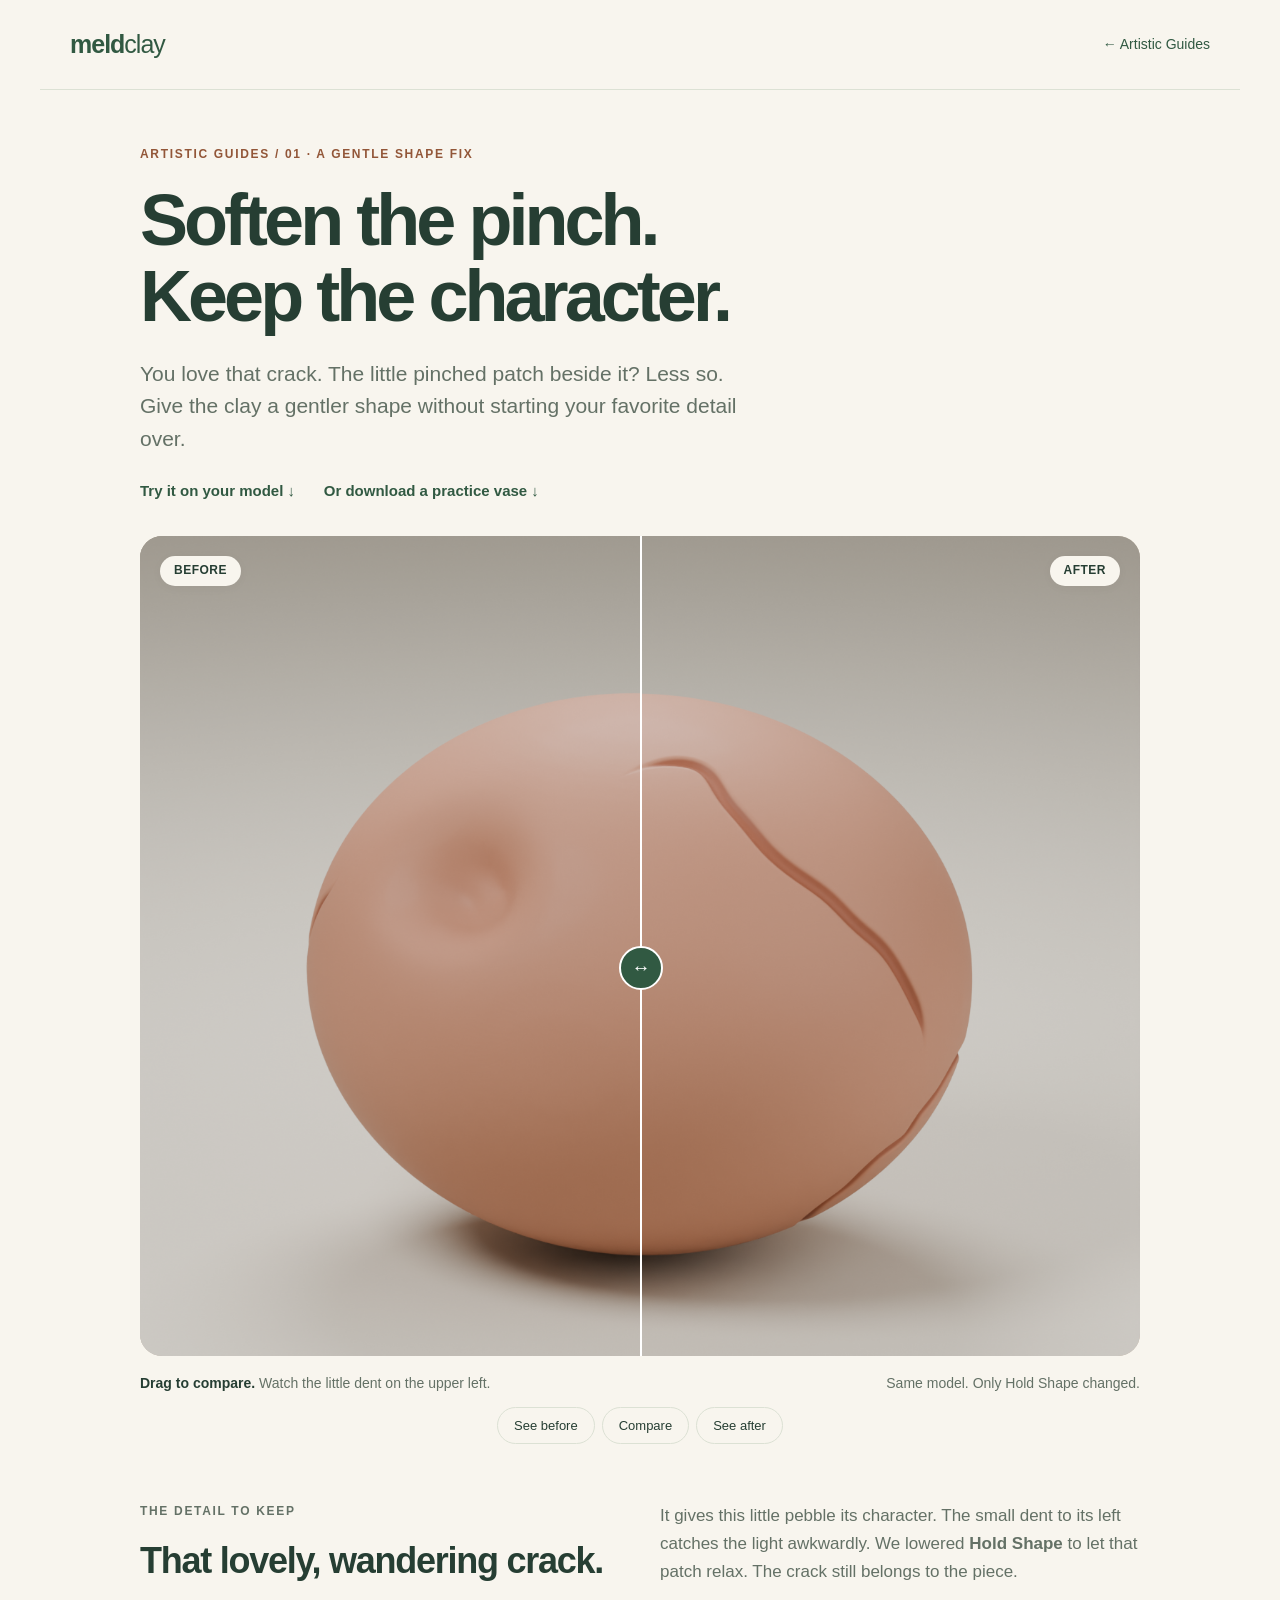
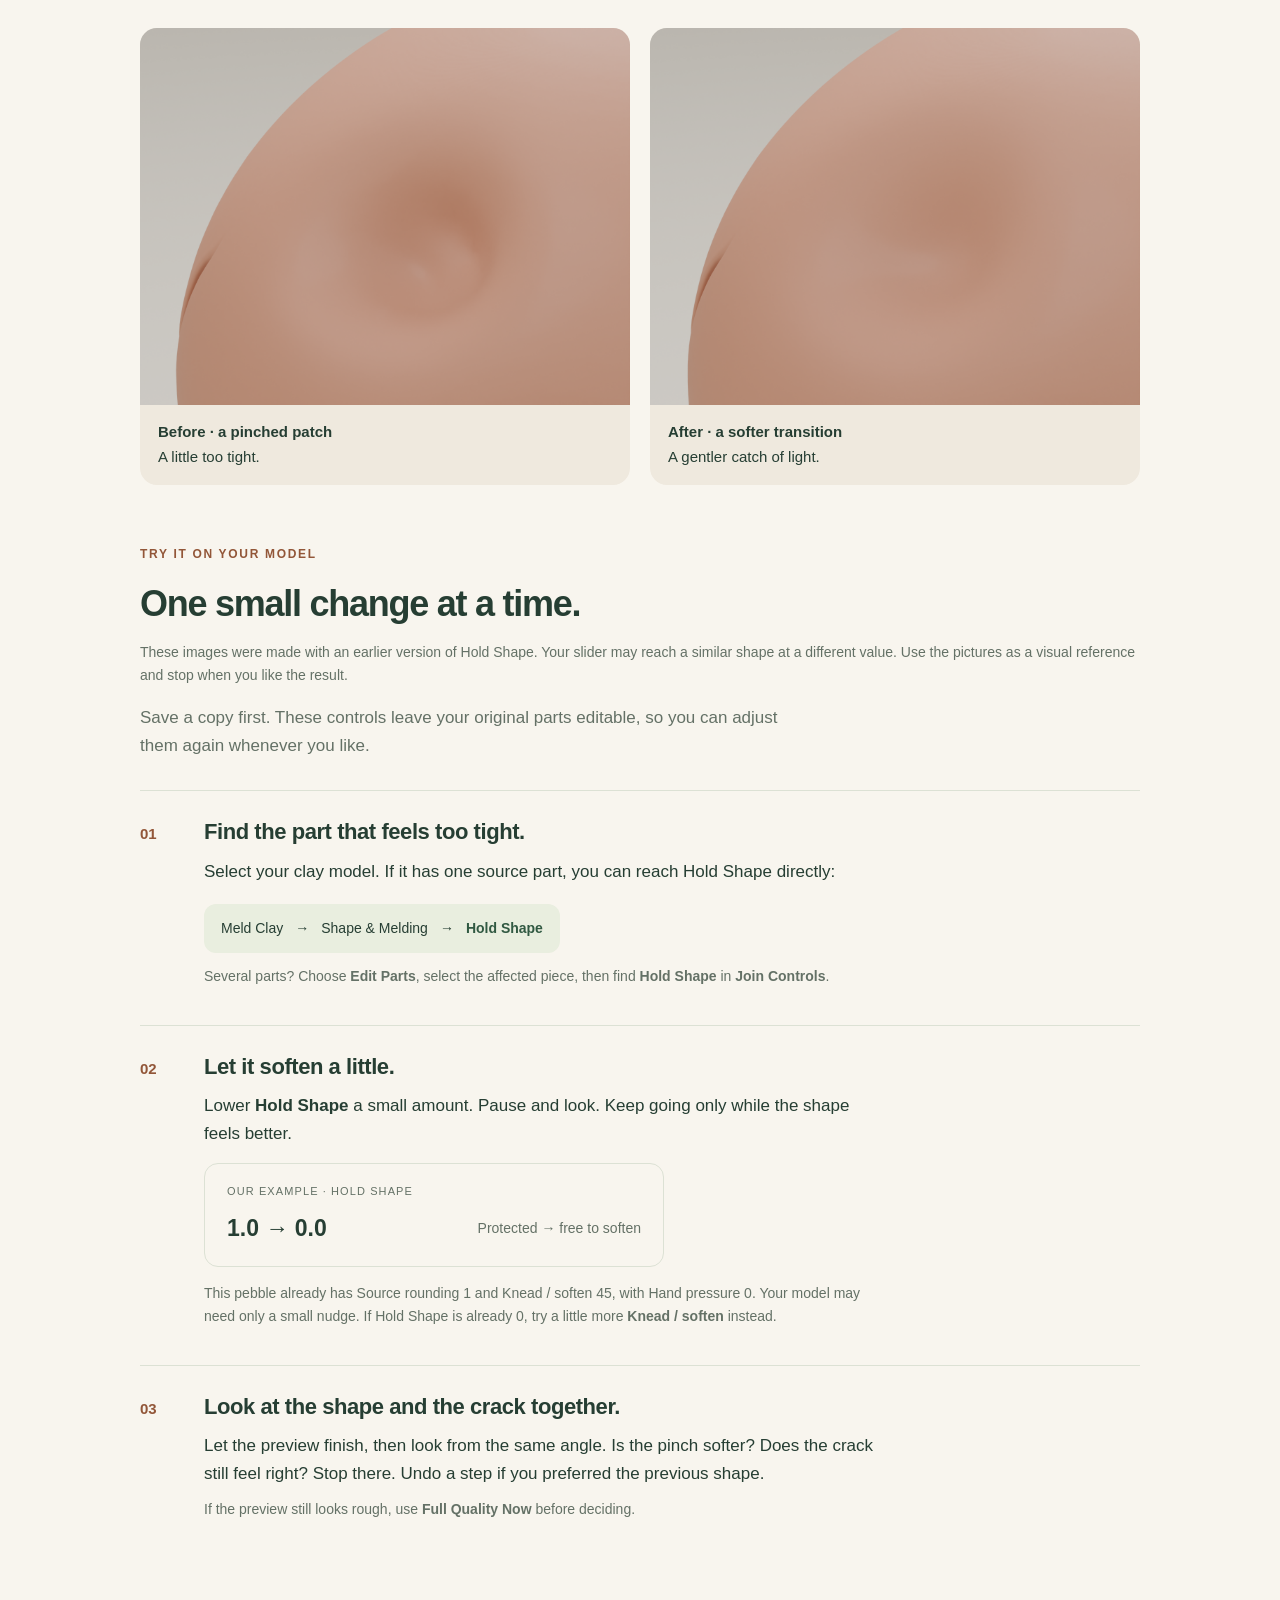
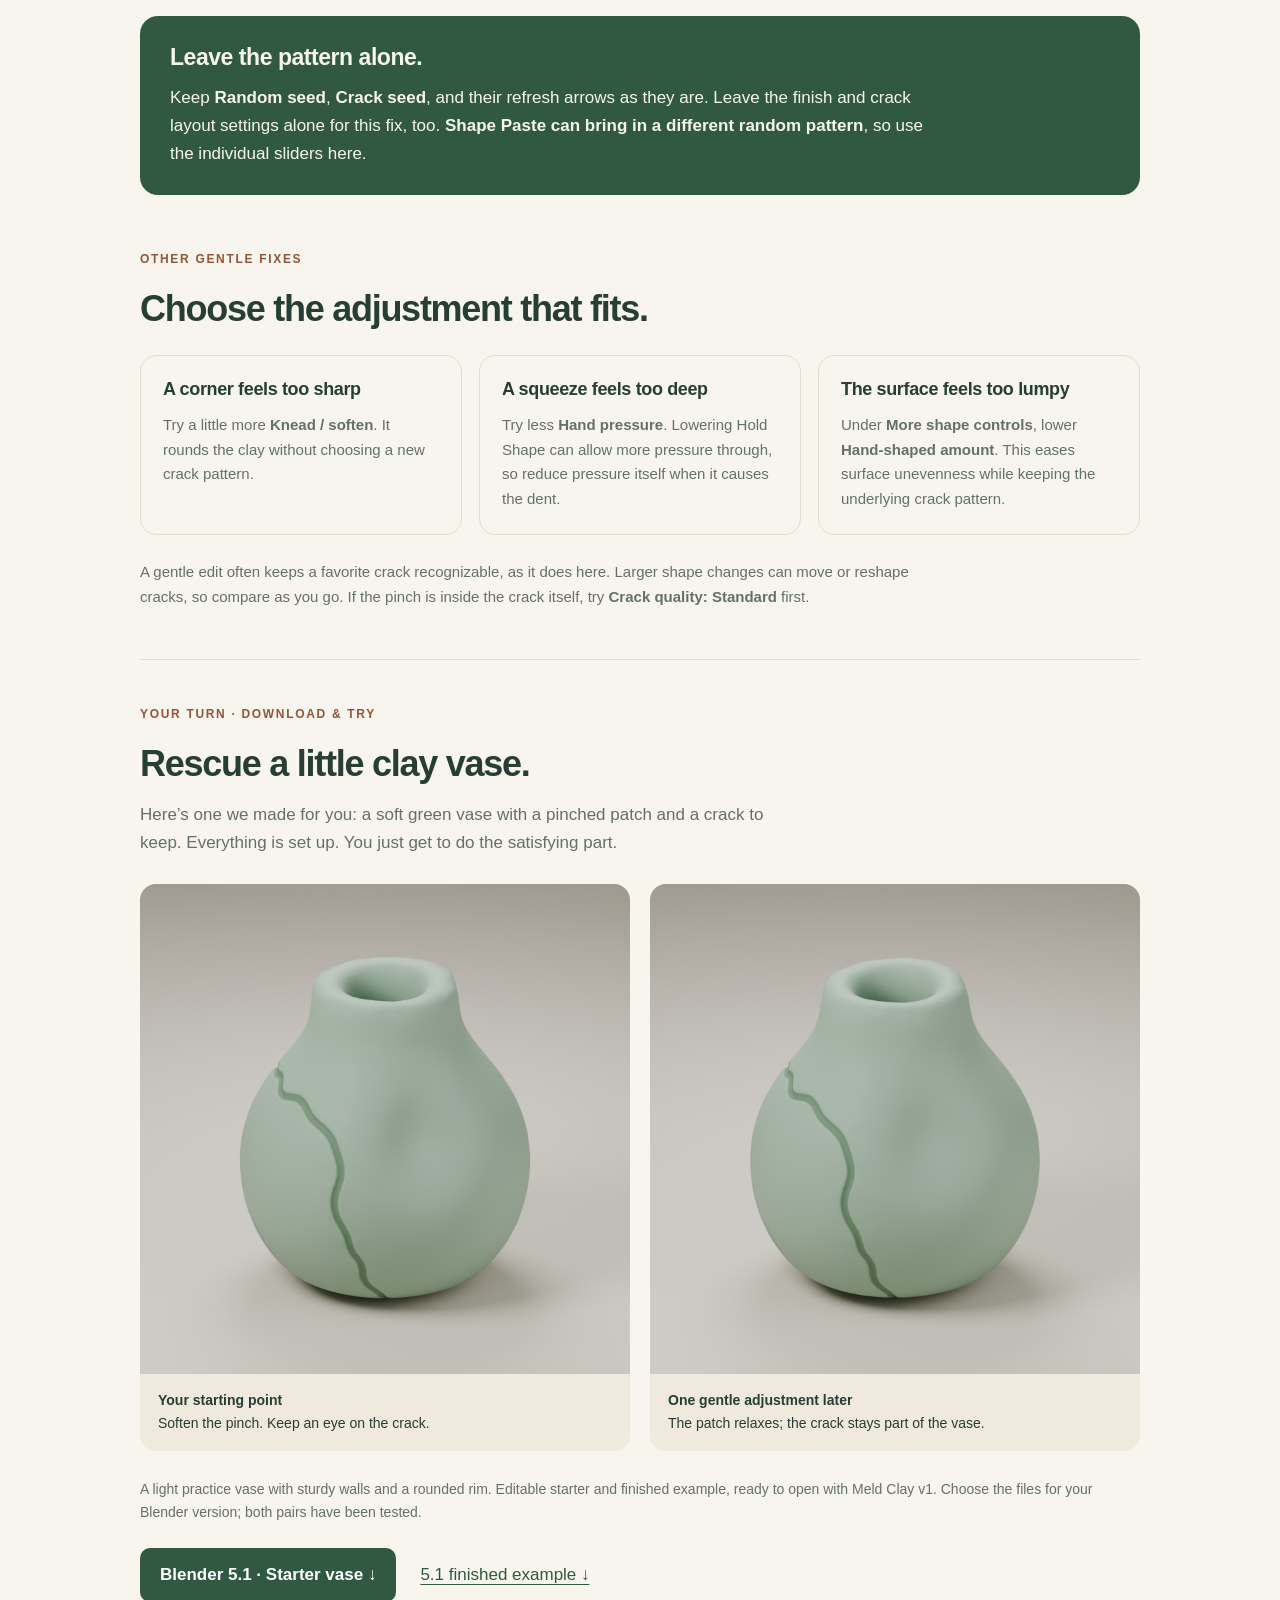
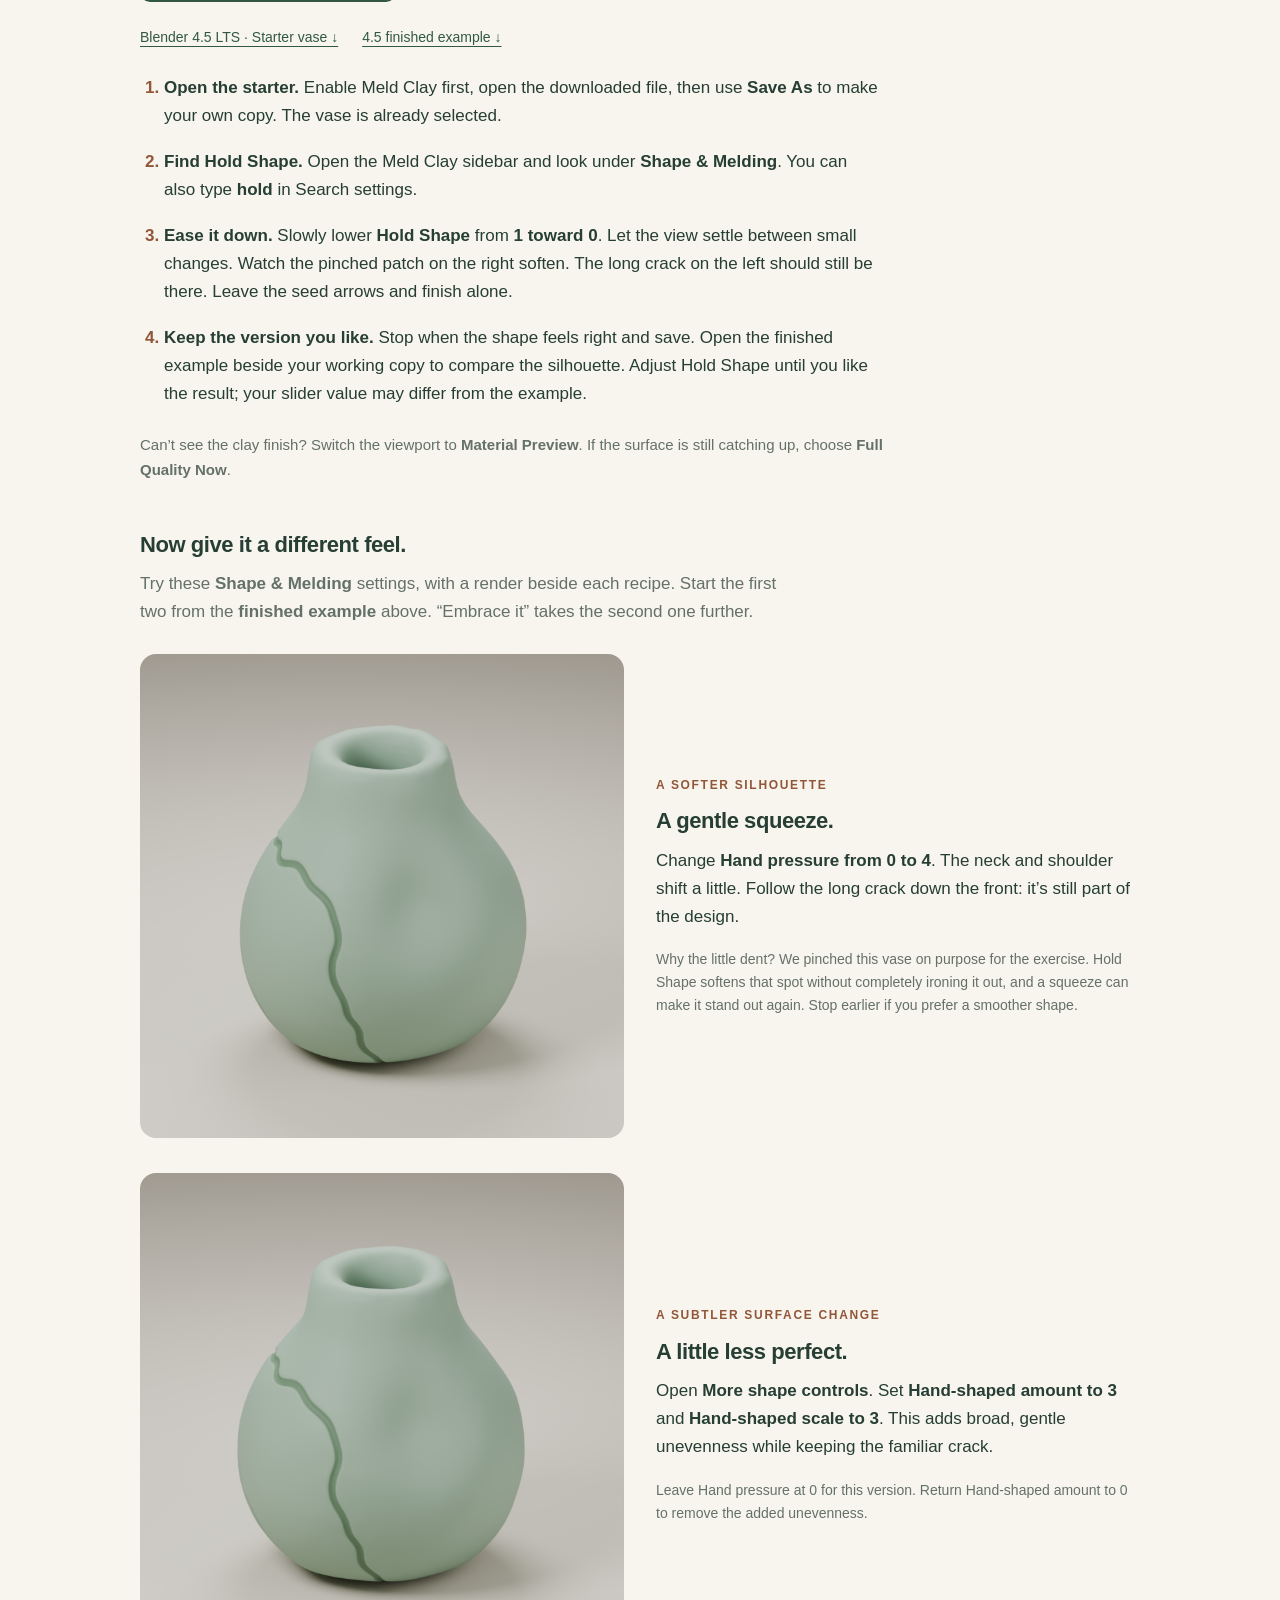
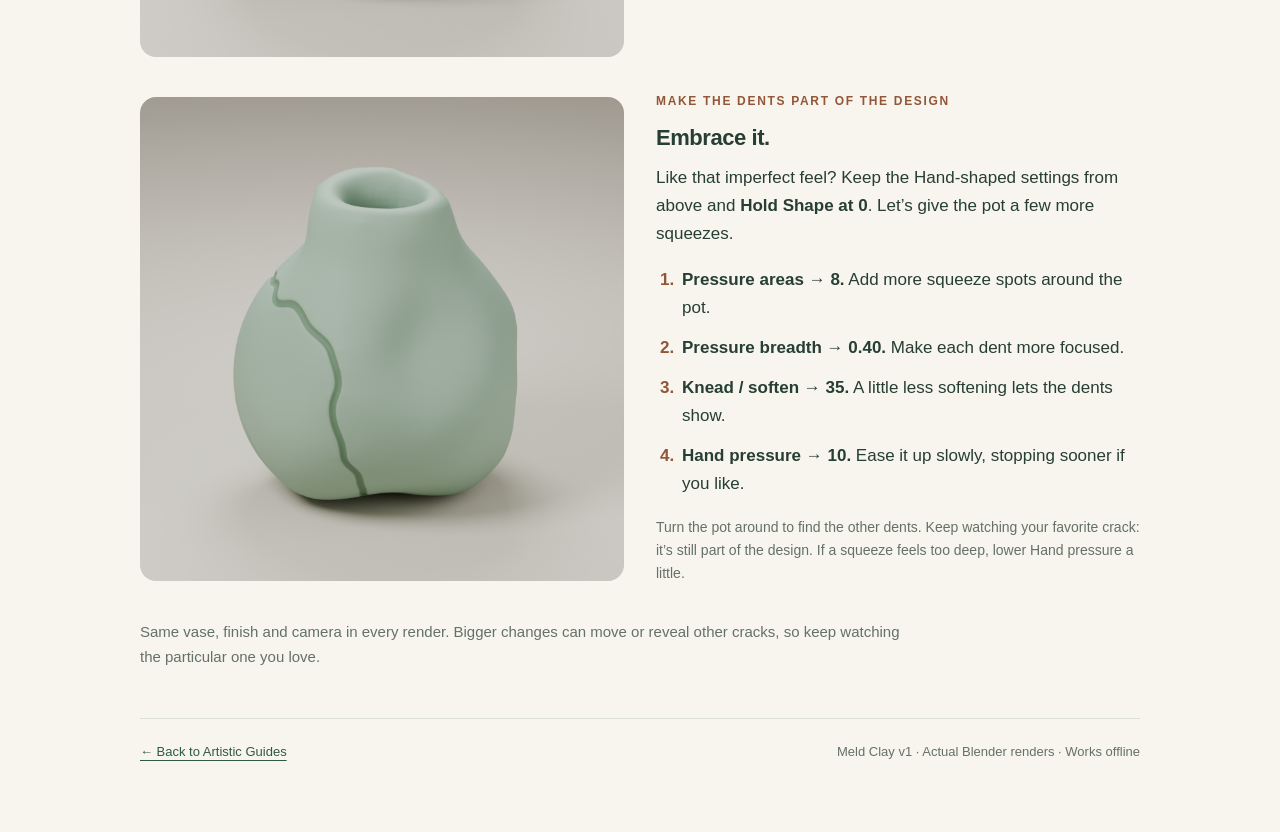
<file: artistic-guides/keep-the-crack.html>
<!doctype html>
<html lang="en"><head><meta charset="utf-8"><meta name="viewport" content="width=device-width,initial-scale=1">
<title>Soften the pinch, keep the crack · Meld Clay Artistic Guides</title>
<meta name="description" content="A gentle Meld Clay lesson: soften a pinched patch while keeping a crack you love. Compare real Blender renders and follow three small steps.">
<link rel="stylesheet" href="artistic.css"></head><body>
<header><a class="brand" href="../index.html">meld<span>clay</span></a><a href="../index.html#artistic-guides">← Artistic Guides</a></header>
<main><p class="eyebrow">Artistic Guides / 01 · A gentle shape fix</p>
<h1>Soften the pinch.<br>Keep the character.</h1>
<p class="intro">You love that crack. The little pinched patch beside it? Less so. Give the clay a gentler shape without starting your favorite detail over.</p>
<a class="jump" href="#try-it">Try it on your model ↓</a>
<a class="jump practice-jump" href="#practice-vase">Or download a practice vase ↓</a>
<section class="compare-section" aria-label="Compare the actual Blender renders">
<div class="compare" id="comparison">
<img src="assets/after.png" width="1400" height="1400" alt="After: the small dent on the upper left is softer; the long crack on the right remains recognizable.">
<img class="before" src="assets/before.png" width="1400" height="1400" alt="Before: a pinched patch on the upper left of the clay pebble, beside a sweeping crack on the right.">
<span class="badge left">BEFORE</span><span class="badge right">AFTER</span>
<span class="divider" aria-hidden="true"><span>↔</span></span>
<input id="compare-range" type="range" min="0" max="100" value="50" aria-label="Before and after comparison" aria-describedby="compare-help">
</div><div class="compare-note" id="compare-help"><span><b>Drag to compare.</b> Watch the little dent on the upper left.</span><span>Same model. Only Hold Shape changed.</span></div>
<div class="tools" role="group" aria-label="Choose comparison view"><button type="button" data-view="100">See before</button><button type="button" data-view="50">Compare</button><button type="button" data-view="0">See after</button></div>
<noscript><p>Before and after, side by side:</p><div class="no-js-pair"><img src="assets/before.png" alt="Before softening"><img src="assets/after.png" alt="After softening"></div></noscript>
</section>
<div class="story"><div><p class="eyebrow">The detail to keep</p><h2>That lovely, wandering crack.</h2></div><p>It gives this little pebble its character. The small dent to its left catches the light awkwardly. We lowered <strong>Hold Shape</strong> to let that patch relax. The crack still belongs to the piece.</p></div>
<div class="details"><figure><img src="assets/before-detail.png" alt="Close view before: the clay draws inward into a small pointed dent." width="1400" height="1400" loading="lazy"><figcaption><b>Before · a pinched patch</b>A little too tight.</figcaption></figure><figure><img src="assets/after-detail.png" alt="Close view after: the same patch is softer and less pointed." width="1400" height="1400" loading="lazy"><figcaption><b>After · a softer transition</b>A gentler catch of light.</figcaption></figure></div>
<section id="try-it"><p class="eyebrow">Try it on your model</p><h2>One small change at a time.</h2>
<p class="small">These images were made with an earlier version of Hold Shape. Your slider may reach a similar shape at a different value. Use the pictures as a visual reference and stop when you like the result.</p><p class="section-intro">Save a copy first. These controls leave your original parts editable, so you can adjust them again whenever you like.</p>
<ol class="steps"><li><div><h3>Find the part that feels too tight.</h3><p>Select your clay model. If it has one source part, you can reach Hold Shape directly:</p><div class="route"><span>Meld Clay</span><span aria-hidden="true">→</span><span>Shape &amp; Melding</span><span aria-hidden="true">→</span><strong>Hold Shape</strong></div><p class="small">Several parts? Choose <b>Edit Parts</b>, select the affected piece, then find <b>Hold Shape</b> in <b>Join Controls</b>.</p></div></li>
<li><div><h3>Let it soften a little.</h3><p>Lower <strong>Hold Shape</strong> a small amount. Pause and look. Keep going only while the shape feels better.</p><div class="hold-demo"><span>Our example · Hold Shape</span><div><b>1.0 <span aria-hidden="true">→</span> 0.0</b><em>Protected → free to soften</em></div></div><p class="small">This pebble already has Source rounding 1 and Knead / soften 45, with Hand pressure 0. Your model may need only a small nudge. If Hold Shape is already 0, try a little more <b>Knead / soften</b> instead.</p></div></li>
<li><div><h3>Look at the shape and the crack together.</h3><p>Let the preview finish, then look from the same angle. Is the pinch softer? Does the crack still feel right? Stop there. Undo a step if you preferred the previous shape.</p><p class="small">If the preview still looks rough, use <b>Full Quality Now</b> before deciding.</p></div></li></ol></section>
<aside class="keep"><h3>Leave the pattern alone.</h3><p>Keep <strong>Random seed</strong>, <strong>Crack seed</strong>, and their refresh arrows as they are. Leave the finish and crack layout settings alone for this fix, too. <strong>Shape Paste can bring in a different random pattern</strong>, so use the individual sliders here.</p></aside>
<section><p class="eyebrow">Other gentle fixes</p><h2>Choose the adjustment that fits.</h2><div class="fixes">
<div><h3>A corner feels too sharp</h3><p>Try a little more <strong>Knead / soften</strong>. It rounds the clay without choosing a new crack pattern.</p></div>
<div><h3>A squeeze feels too deep</h3><p>Try less <strong>Hand pressure</strong>. Lowering Hold Shape can allow more pressure through, so reduce pressure itself when it causes the dent.</p></div>
<div><h3>The surface feels too lumpy</h3><p>Under <strong>More shape controls</strong>, lower <strong>Hand-shaped amount</strong>. This eases surface unevenness while keeping the underlying crack pattern.</p></div></div>
<p class="quiet">A gentle edit often keeps a favorite crack recognizable, as it does here. Larger shape changes can move or reshape cracks, so compare as you go. If the pinch is inside the crack itself, try <strong>Crack quality: Standard</strong> first.</p></section>
<section id="practice-vase" class="practice"><p class="eyebrow">Your turn · Download &amp; try</p>
<h2>Rescue a little clay vase.</h2>
<p class="section-intro">Here’s one we made for you: a soft green vase with a pinched patch and a crack to keep. Everything is set up. You just get to do the satisfying part.</p>
<div class="practice-pair"><figure><img src="assets/vase-starter.png" alt="Starter vase with a small pinched patch beside its crack." width="1400" height="1400" loading="lazy"><figcaption><b>Your starting point</b>Soften the pinch. Keep an eye on the crack.</figcaption></figure><figure><img src="assets/vase-finished.png" alt="The same vase after lowering Hold Shape: a softer patch with the crack still visible." width="1400" height="1400" loading="lazy"><figcaption><b>One gentle adjustment later</b>The patch relaxes; the crack stays part of the vase.</figcaption></figure></div>
<p class="small">A light practice vase with sturdy walls and a rounded rim. Editable starter and finished example, ready to open with Meld Clay v1. Choose the files for your Blender version; both pairs have been tested.</p>
<div class="downloads"><a class="download" href="downloads/Practice-Vase-Starter.blend" download>Blender 5.1 · Starter vase ↓</a><a href="downloads/Practice-Vase-Finished.blend" download>5.1 finished example ↓</a></div>
<div class="downloads small"><a href="downloads/Practice-Vase-Starter-Blender-4.5.blend" download>Blender 4.5 LTS · Starter vase ↓</a><a href="downloads/Practice-Vase-Finished-Blender-4.5.blend" download>4.5 finished example ↓</a></div>
<ol class="practice-steps"><li><b>Open the starter.</b> Enable Meld Clay first, open the downloaded file, then use <b>Save As</b> to make your own copy. The vase is already selected.</li>
<li><b>Find Hold Shape.</b> Open the Meld Clay sidebar and look under <b>Shape &amp; Melding</b>. You can also type <b>hold</b> in Search settings.</li>
<li><b>Ease it down.</b> Slowly lower <b>Hold Shape</b> from <b>1 toward 0</b>. Let the view settle between small changes. Watch the pinched patch on the right soften. The long crack on the left should still be there. Leave the seed arrows and finish alone.</li>
<li><b>Keep the version you like.</b> Stop when the shape feels right and save. Open the finished example beside your working copy to compare the silhouette. Adjust Hold Shape until you like the result; your slider value may differ from the example.</li></ol>
<p class="quiet">Can’t see the clay finish? Switch the viewport to <b>Material Preview</b>. If the surface is still catching up, choose <b>Full Quality Now</b>.</p>
<h3 id="vase-shape-recipes">Now give it a different feel.</h3>
<p class="section-intro">Try these <b>Shape &amp; Melding</b> settings, with a render beside each recipe. Start the first two from the <b>finished example</b> above. “Embrace it” takes the second one further.</p>
<div class="shape-recipe"><img src="assets/vase-hand-pressure.png" alt="Hand pressure 4 gently reshapes the vase, leaving a small practice dent and its familiar front crack." width="1400" height="1400" loading="lazy"><div><p class="eyebrow">A softer silhouette</p><h3>A gentle squeeze.</h3><p>Change <b>Hand pressure from 0 to 4</b>. The neck and shoulder shift a little. Follow the long crack down the front: it’s still part of the design.</p><p class="small">Why the little dent? We pinched this vase on purpose for the exercise. Hold Shape softens that spot without completely ironing it out, and a squeeze can make it stand out again. Stop earlier if you prefer a smoother shape.</p></div></div>
<div class="shape-recipe"><img src="assets/vase-hand-shaped.png" alt="Hand-shaped amount 3 and scale 3 add subtle broad unevenness while the front crack follows its familiar path." width="1400" height="1400" loading="lazy"><div><p class="eyebrow">A subtler surface change</p><h3>A little less perfect.</h3><p>Open <b>More shape controls</b>. Set <b>Hand-shaped amount to 3</b> and <b>Hand-shaped scale to 3</b>. This adds broad, gentle unevenness while keeping the familiar crack.</p><p class="small">Leave Hand pressure at 0 for this version. Return Hand-shaped amount to 0 to remove the added unevenness.</p></div></div>
<div class="shape-recipe" id="embrace-it"><img src="assets/vase-embrace.png" alt="The same clay pot with several deliberate squeezes, an uneven shoulder and base, and its familiar front crack." width="1400" height="1400" loading="lazy"><div><p class="eyebrow">Make the dents part of the design</p><h3>Embrace it.</h3><p>Like that imperfect feel? Keep the Hand-shaped settings from above and <b>Hold Shape at 0</b>. Let’s give the pot a few more squeezes.</p><ol class="embrace-settings"><li><b>Pressure areas → 8.</b> Add more squeeze spots around the pot.</li><li><b>Pressure breadth → 0.40.</b> Make each dent more focused.</li><li><b>Knead / soften → 35.</b> A little less softening lets the dents show.</li><li><b>Hand pressure → 10.</b> Ease it up slowly, stopping sooner if you like.</li></ol><p class="small">Turn the pot around to find the other dents. Keep watching your favorite crack: it’s still part of the design. If a squeeze feels too deep, lower Hand pressure a little.</p></div></div>
<p class="quiet">Same vase, finish and camera in every render. Bigger changes can move or reveal other cracks, so keep watching the particular one you love.</p></section>
<footer><a href="../index.html#artistic-guides">← Back to Artistic Guides</a><span>Meld Clay v1 · Actual Blender renders · Works offline</span></footer>
</main><script src="artistic.js"></script></body></html>
</file>
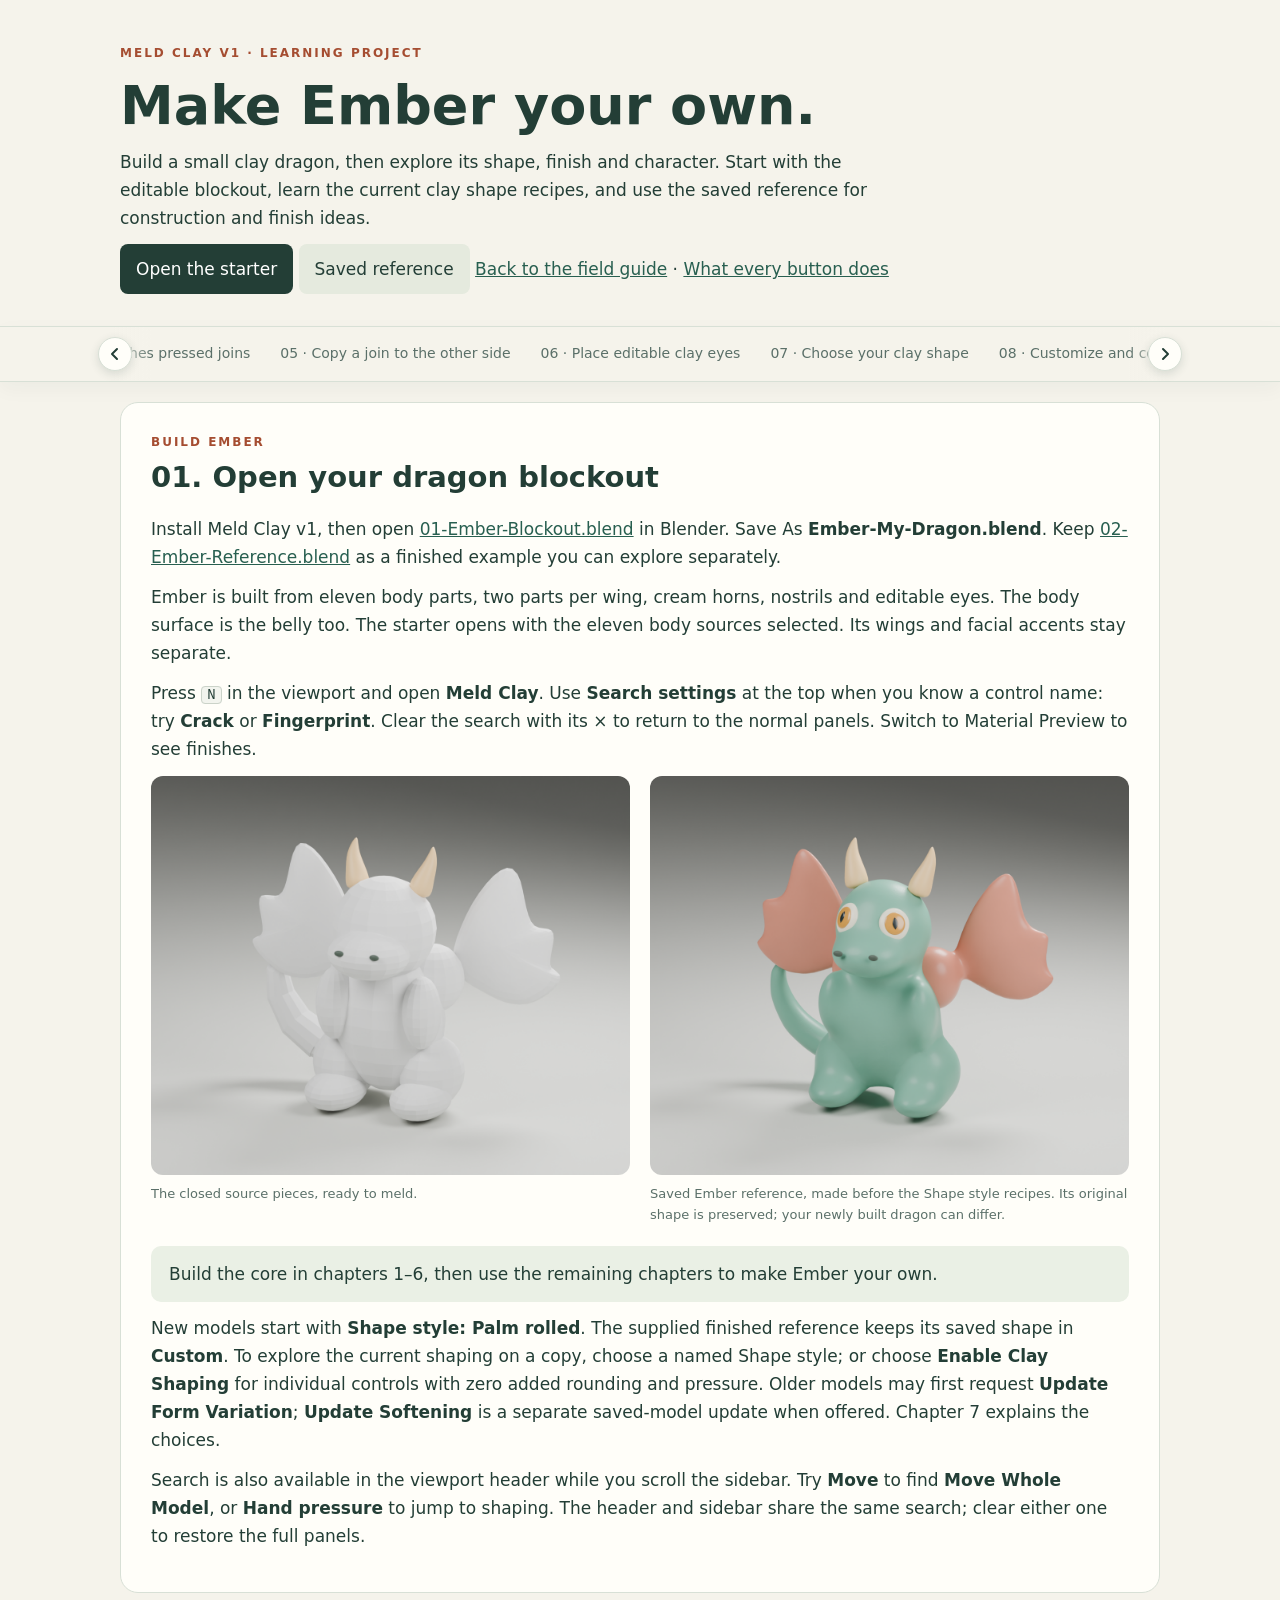
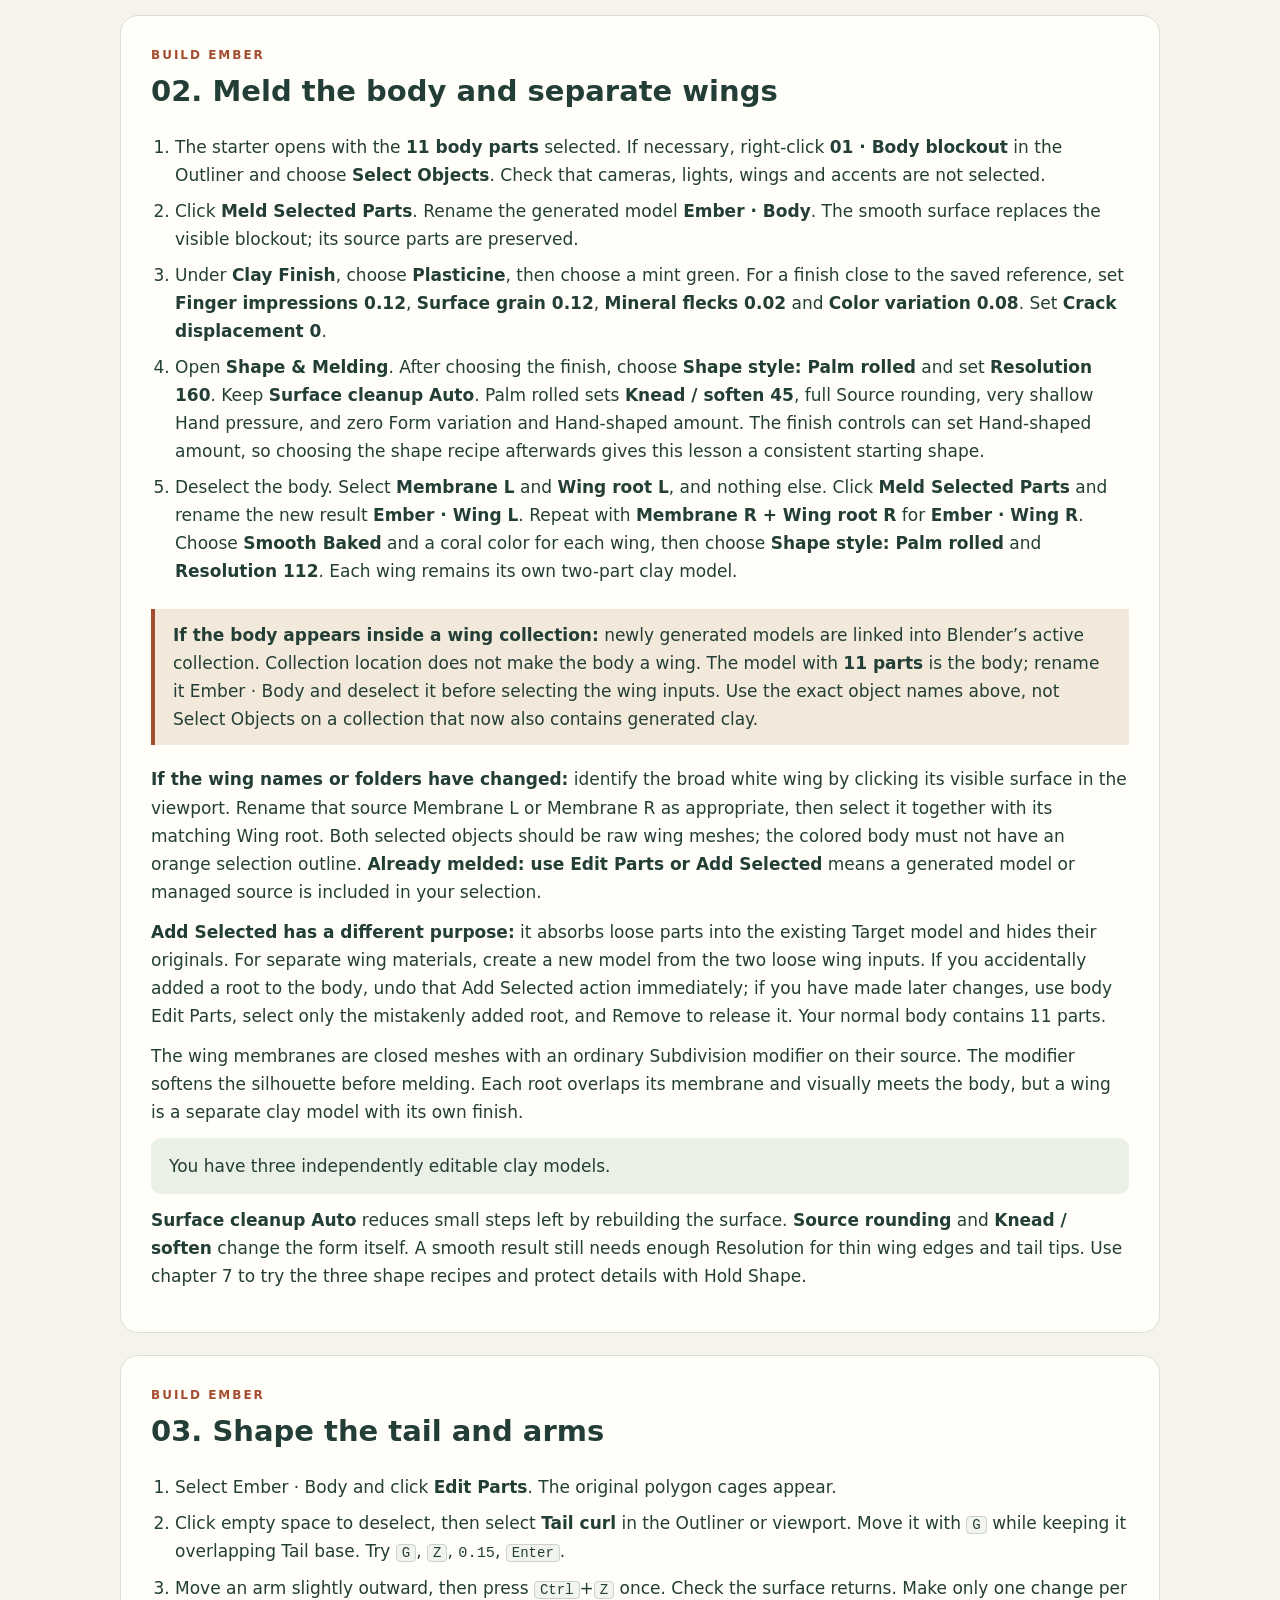
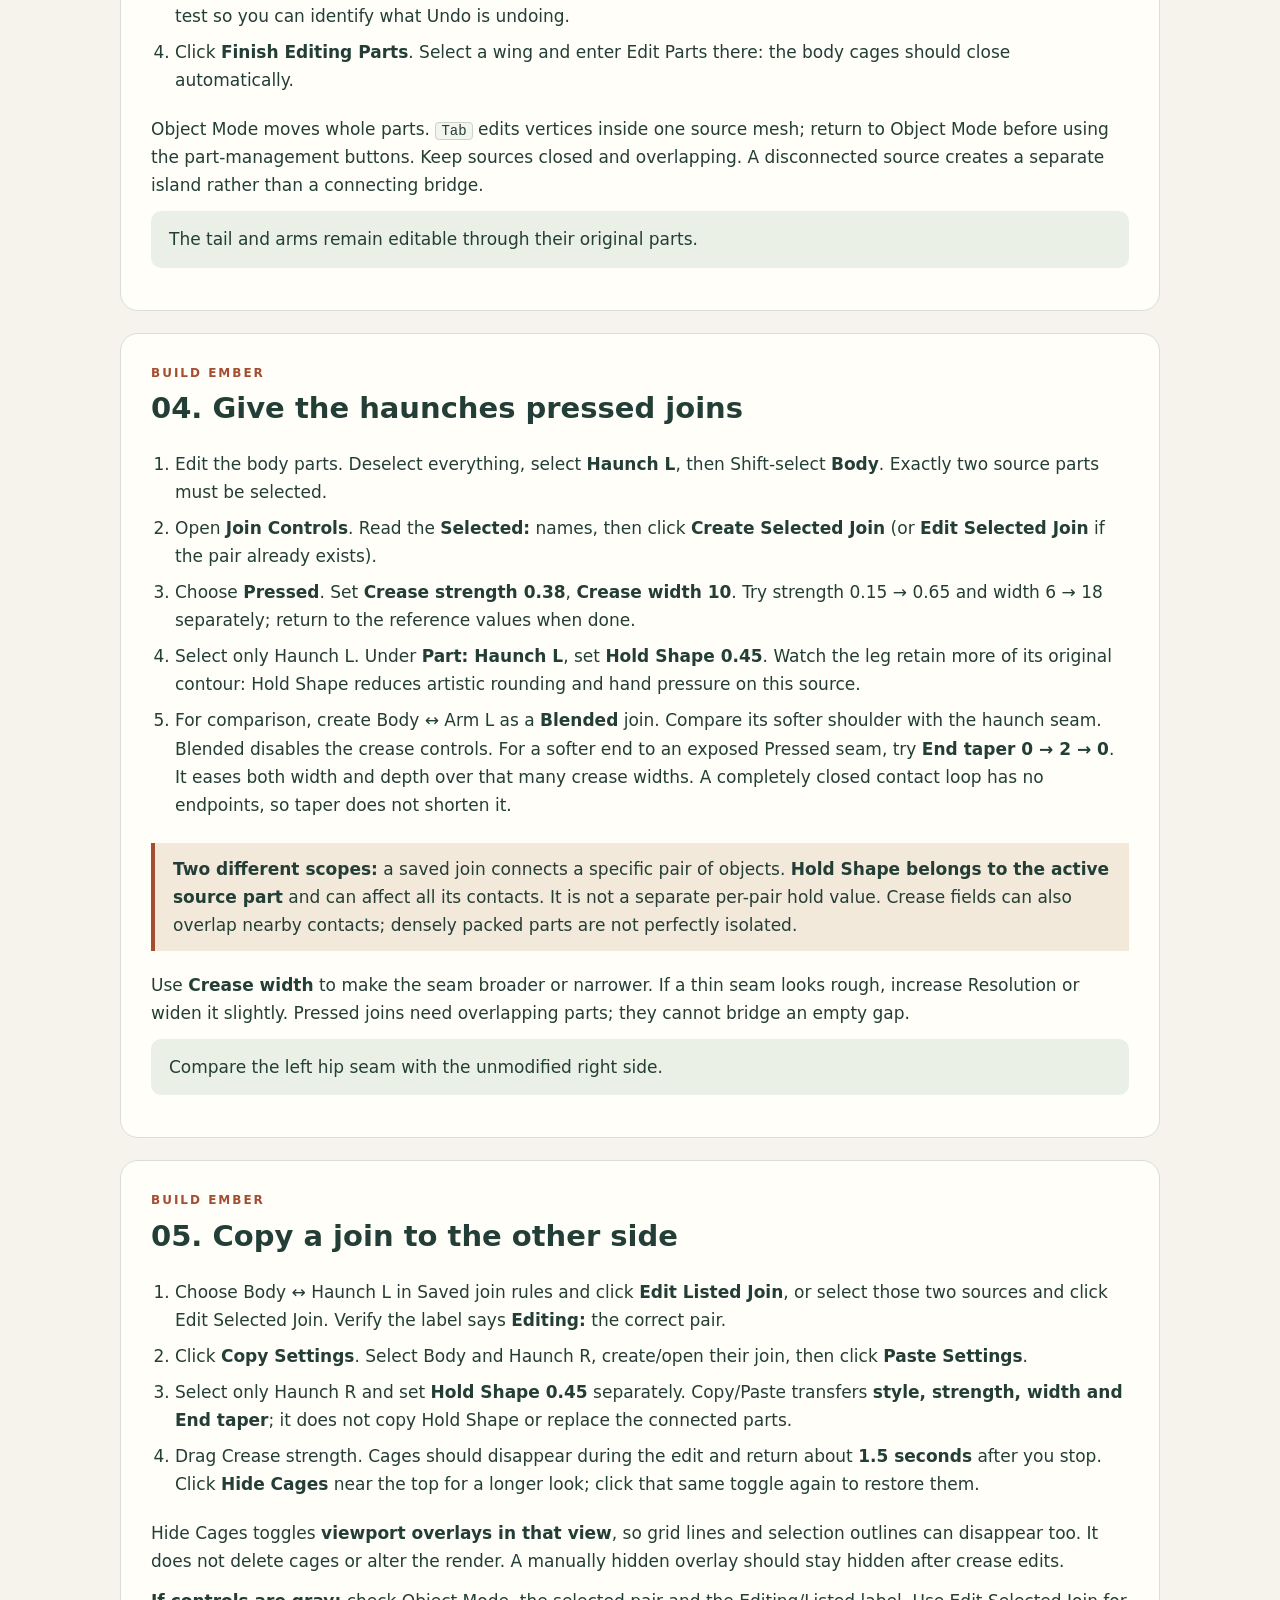
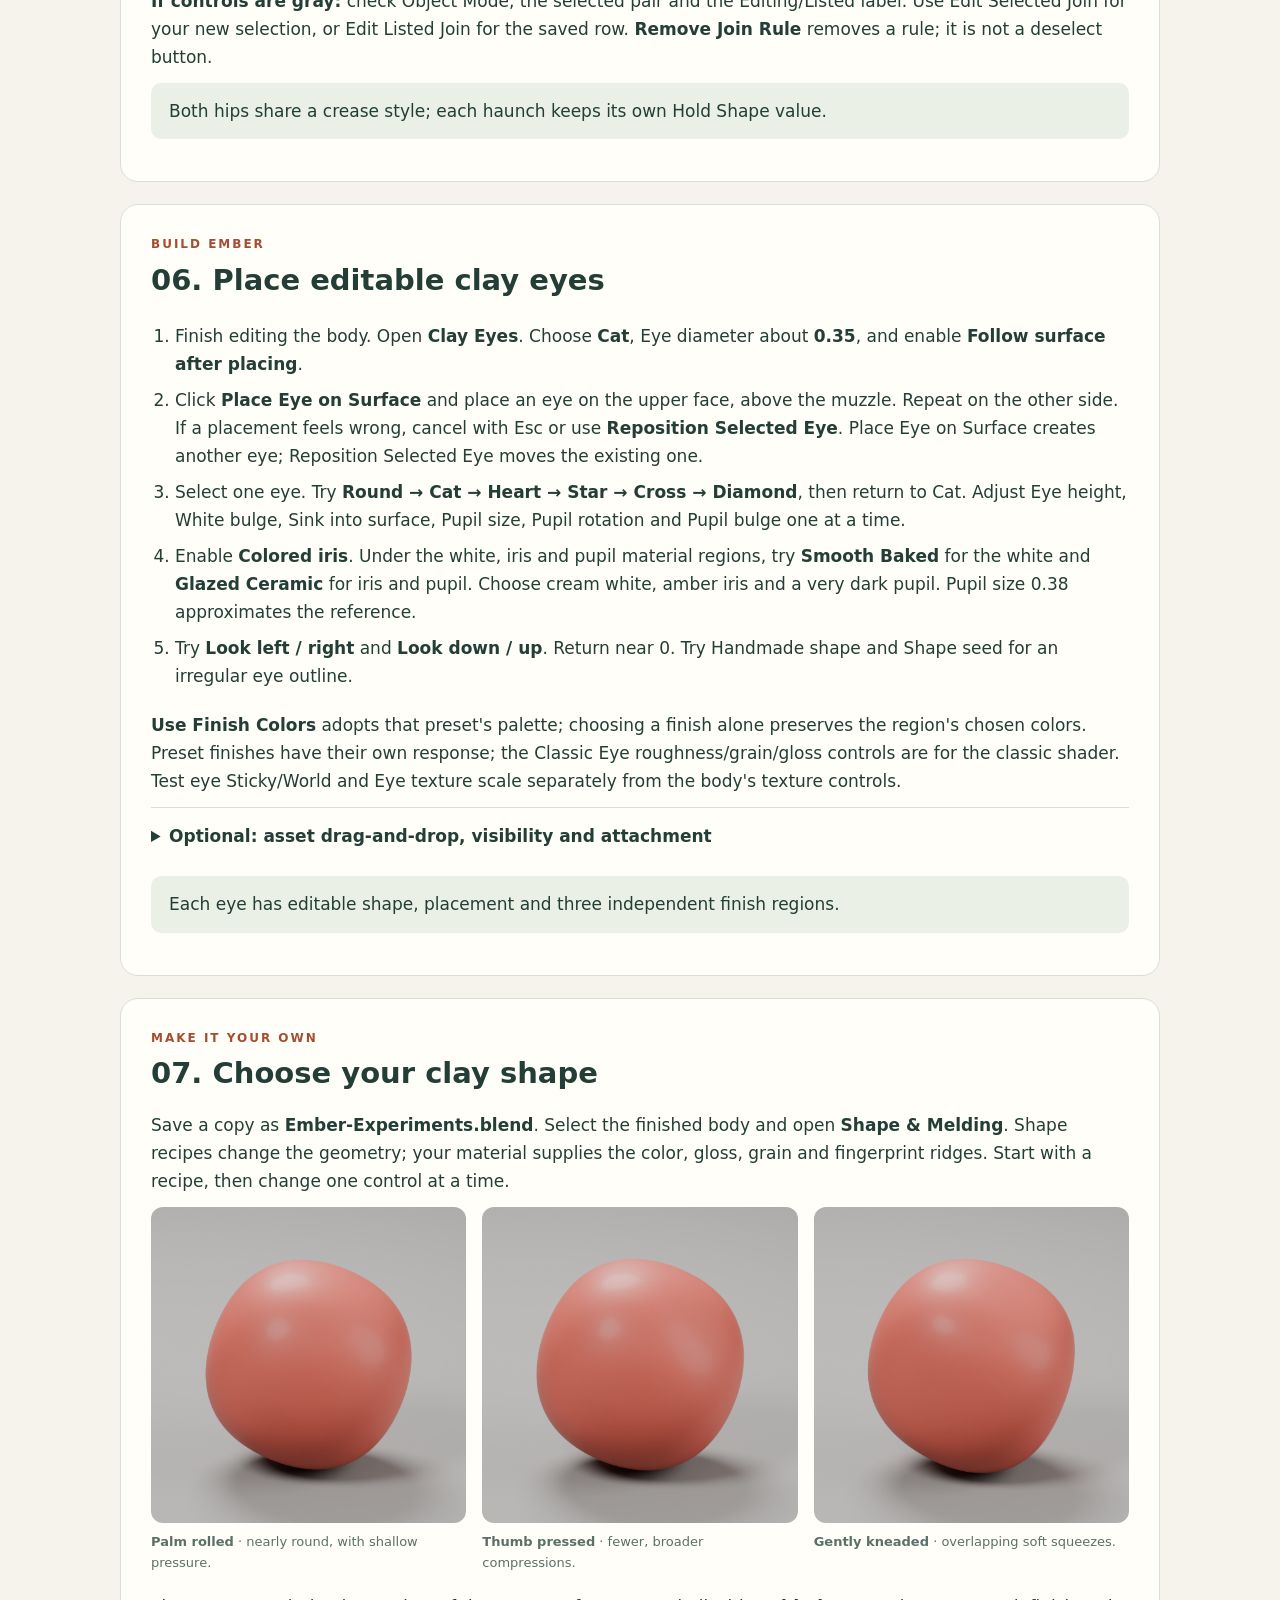
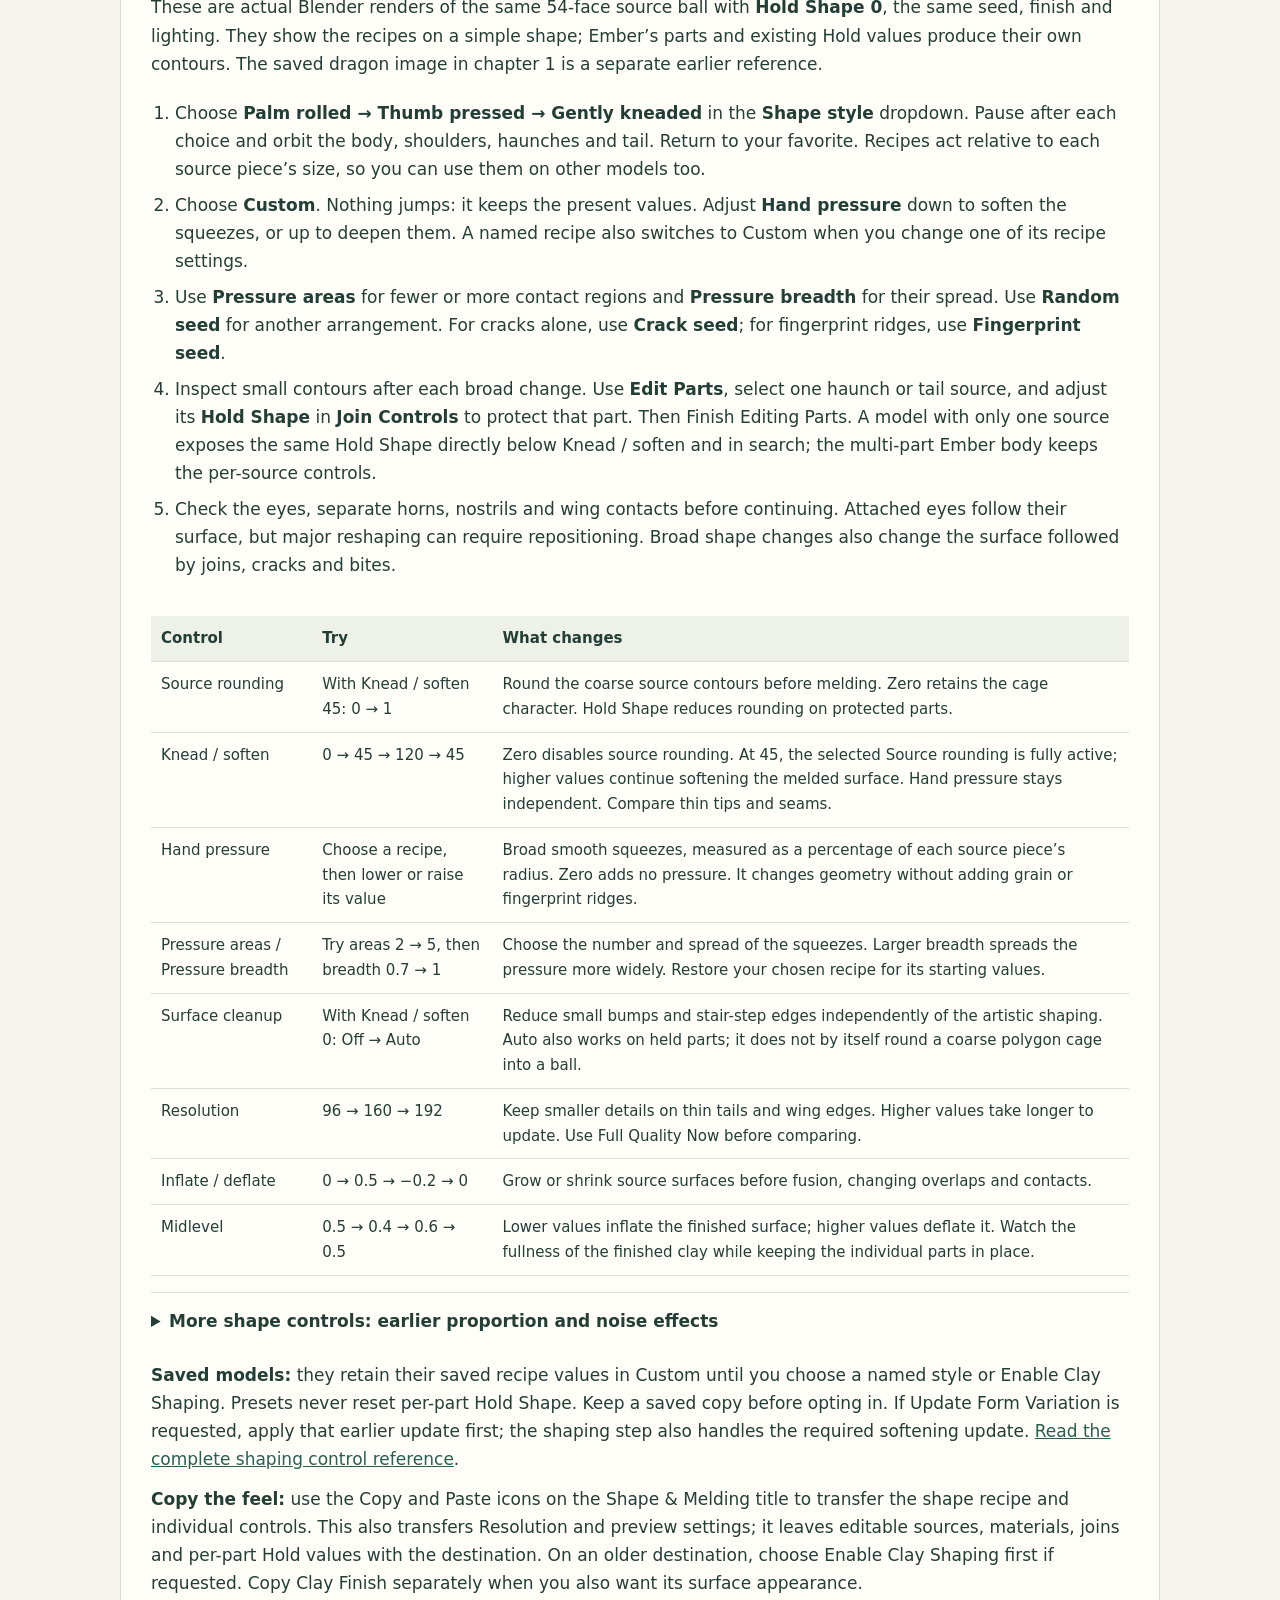
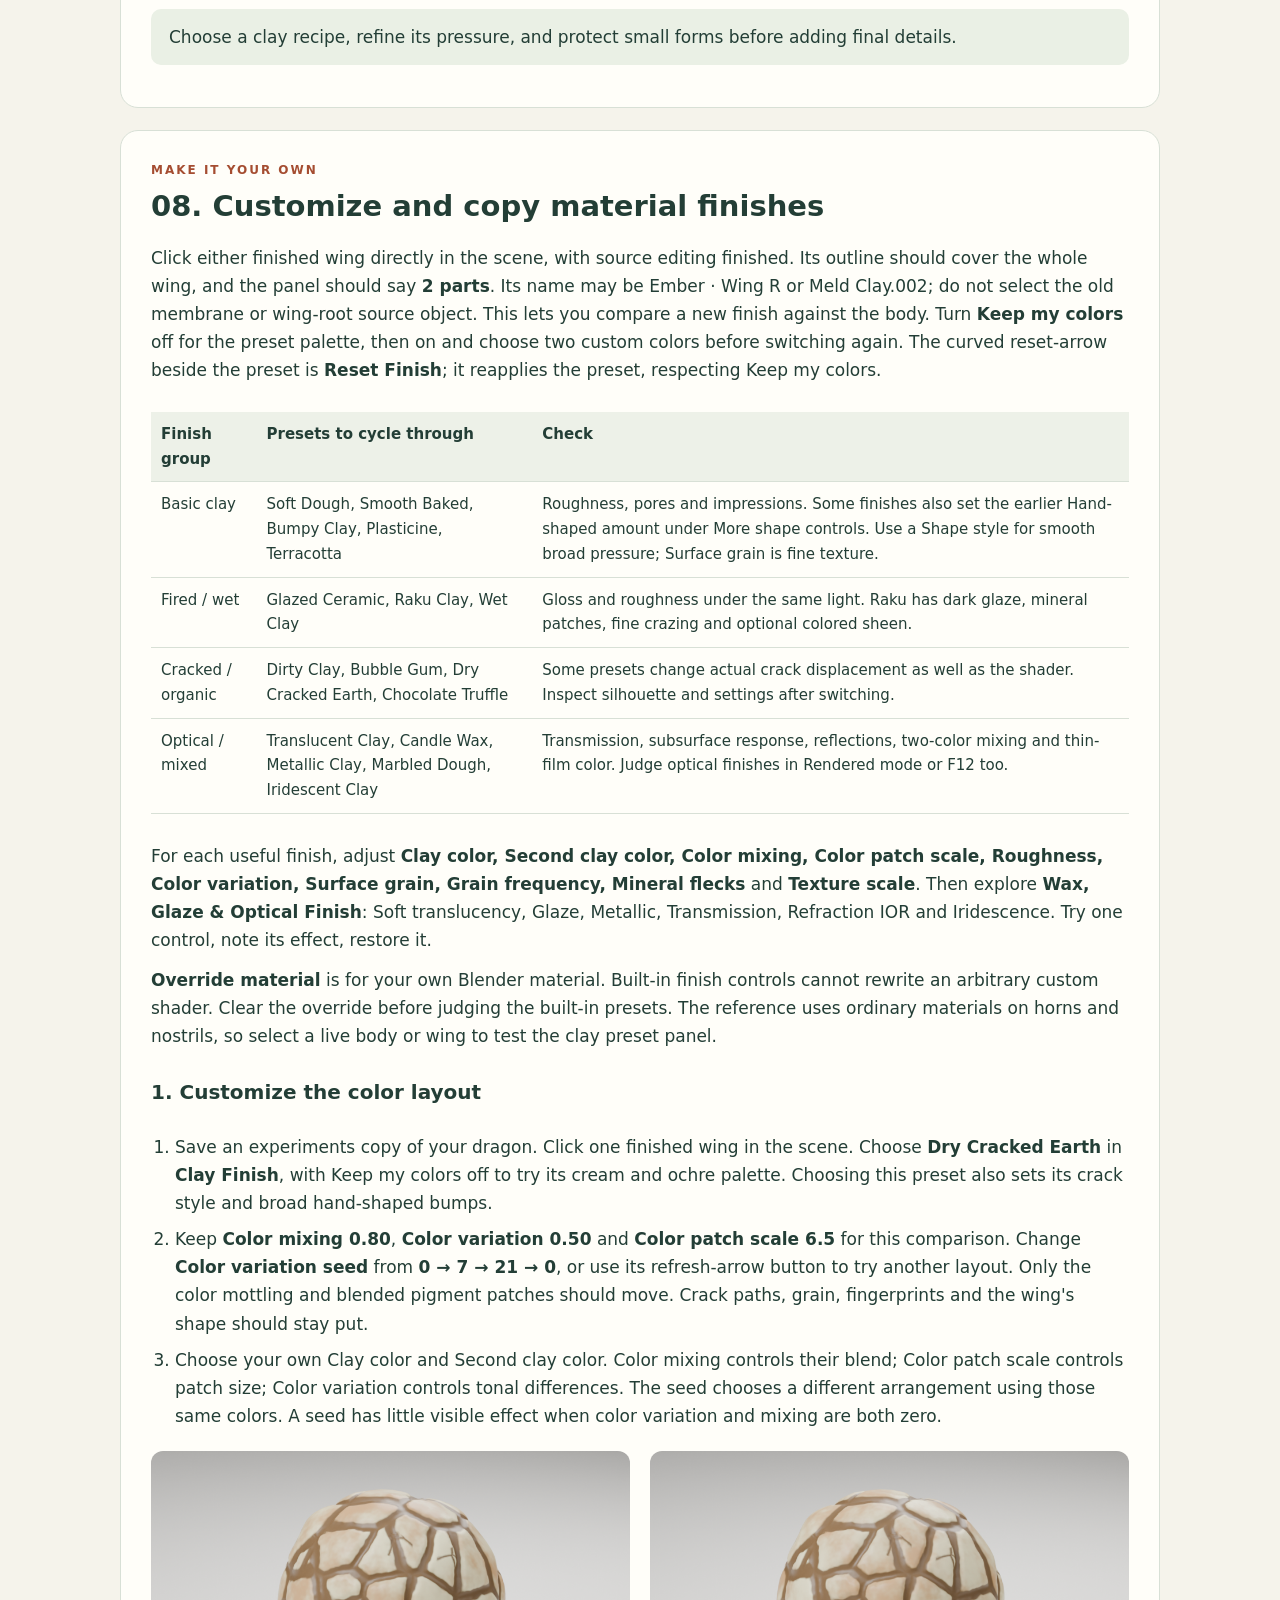
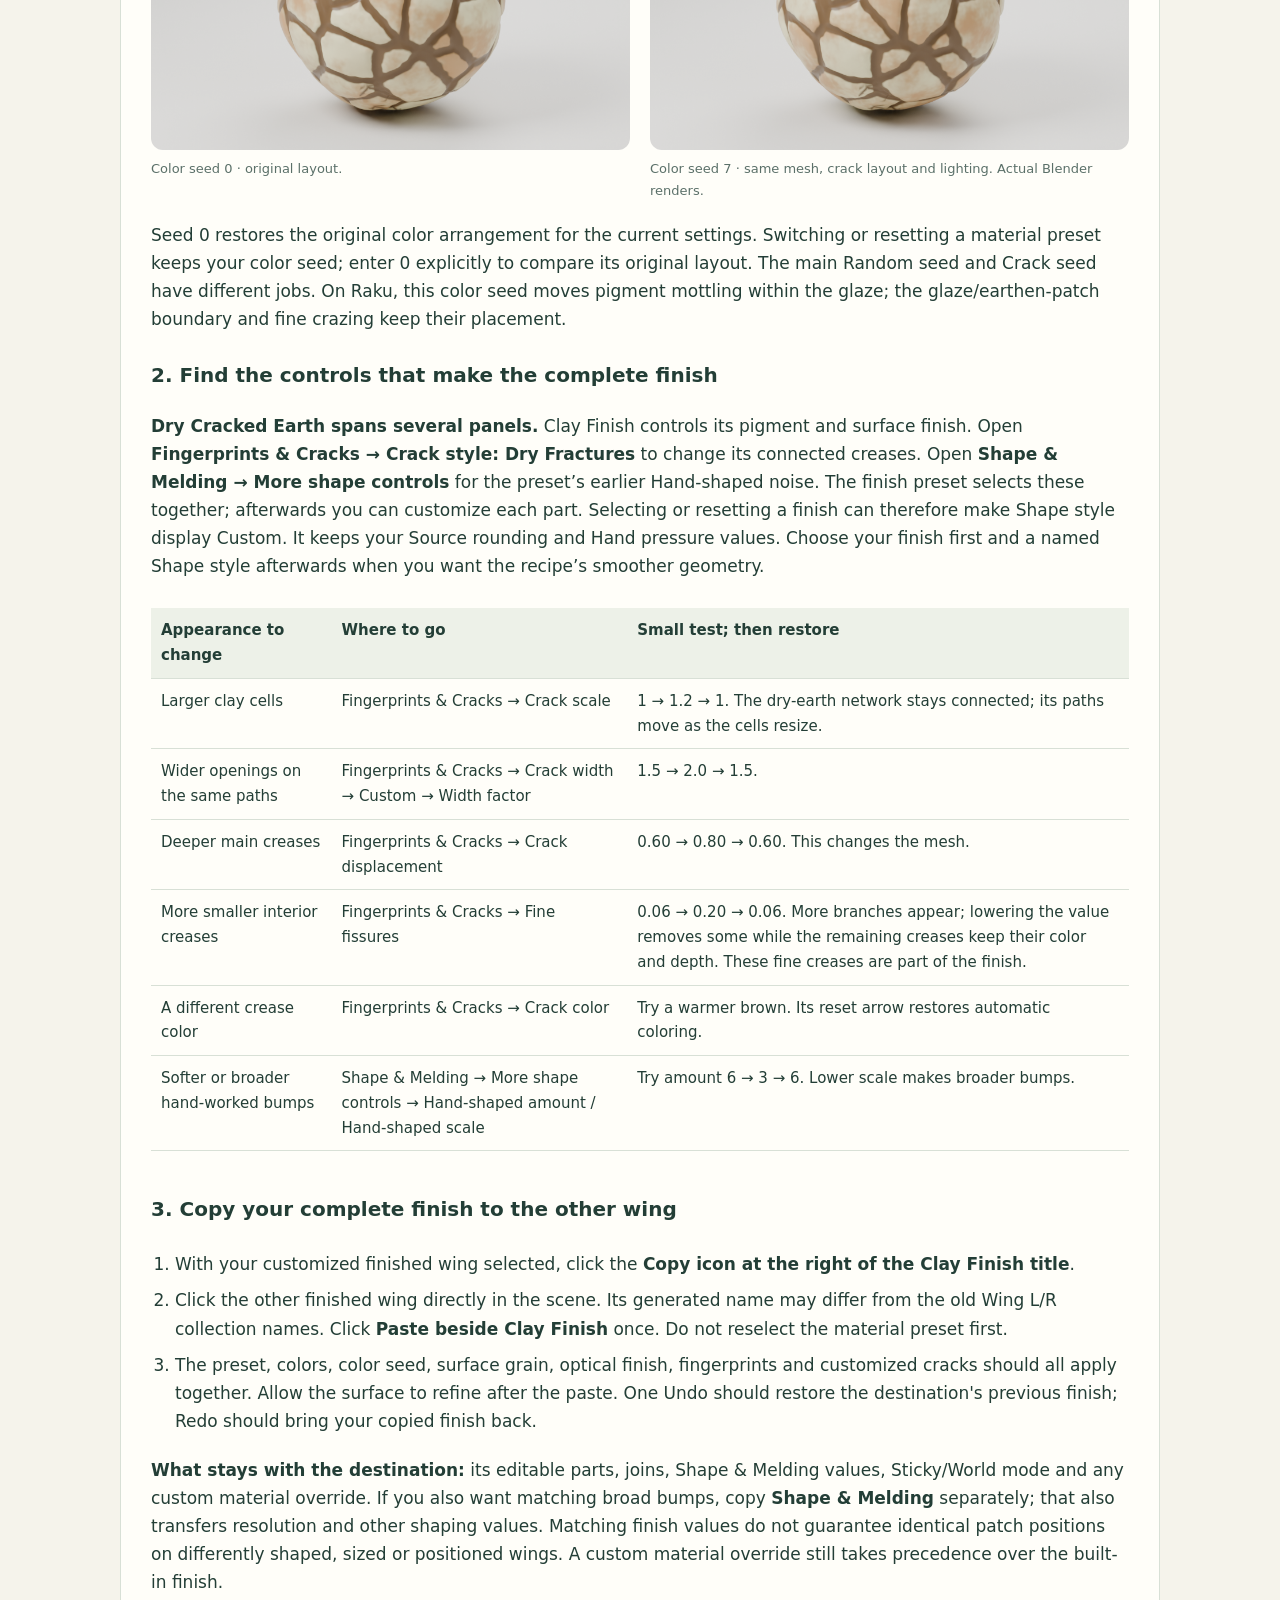
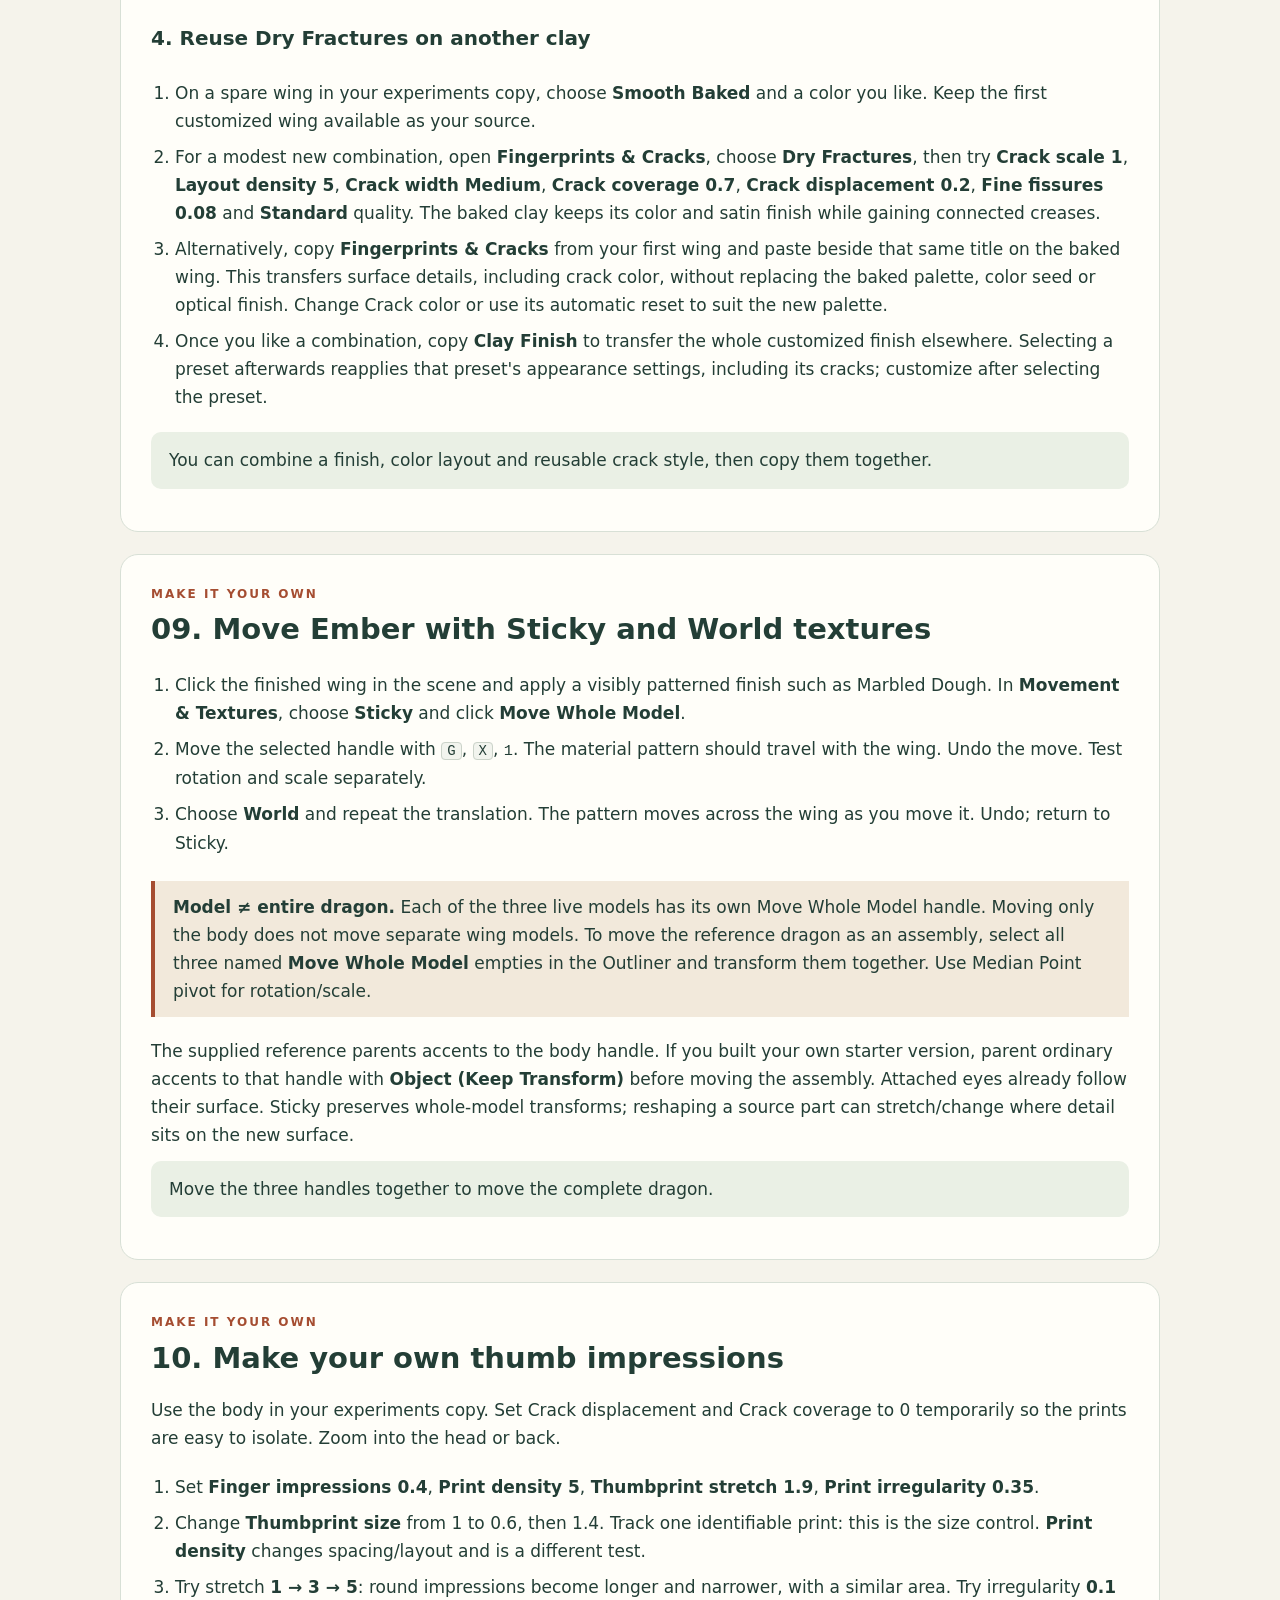
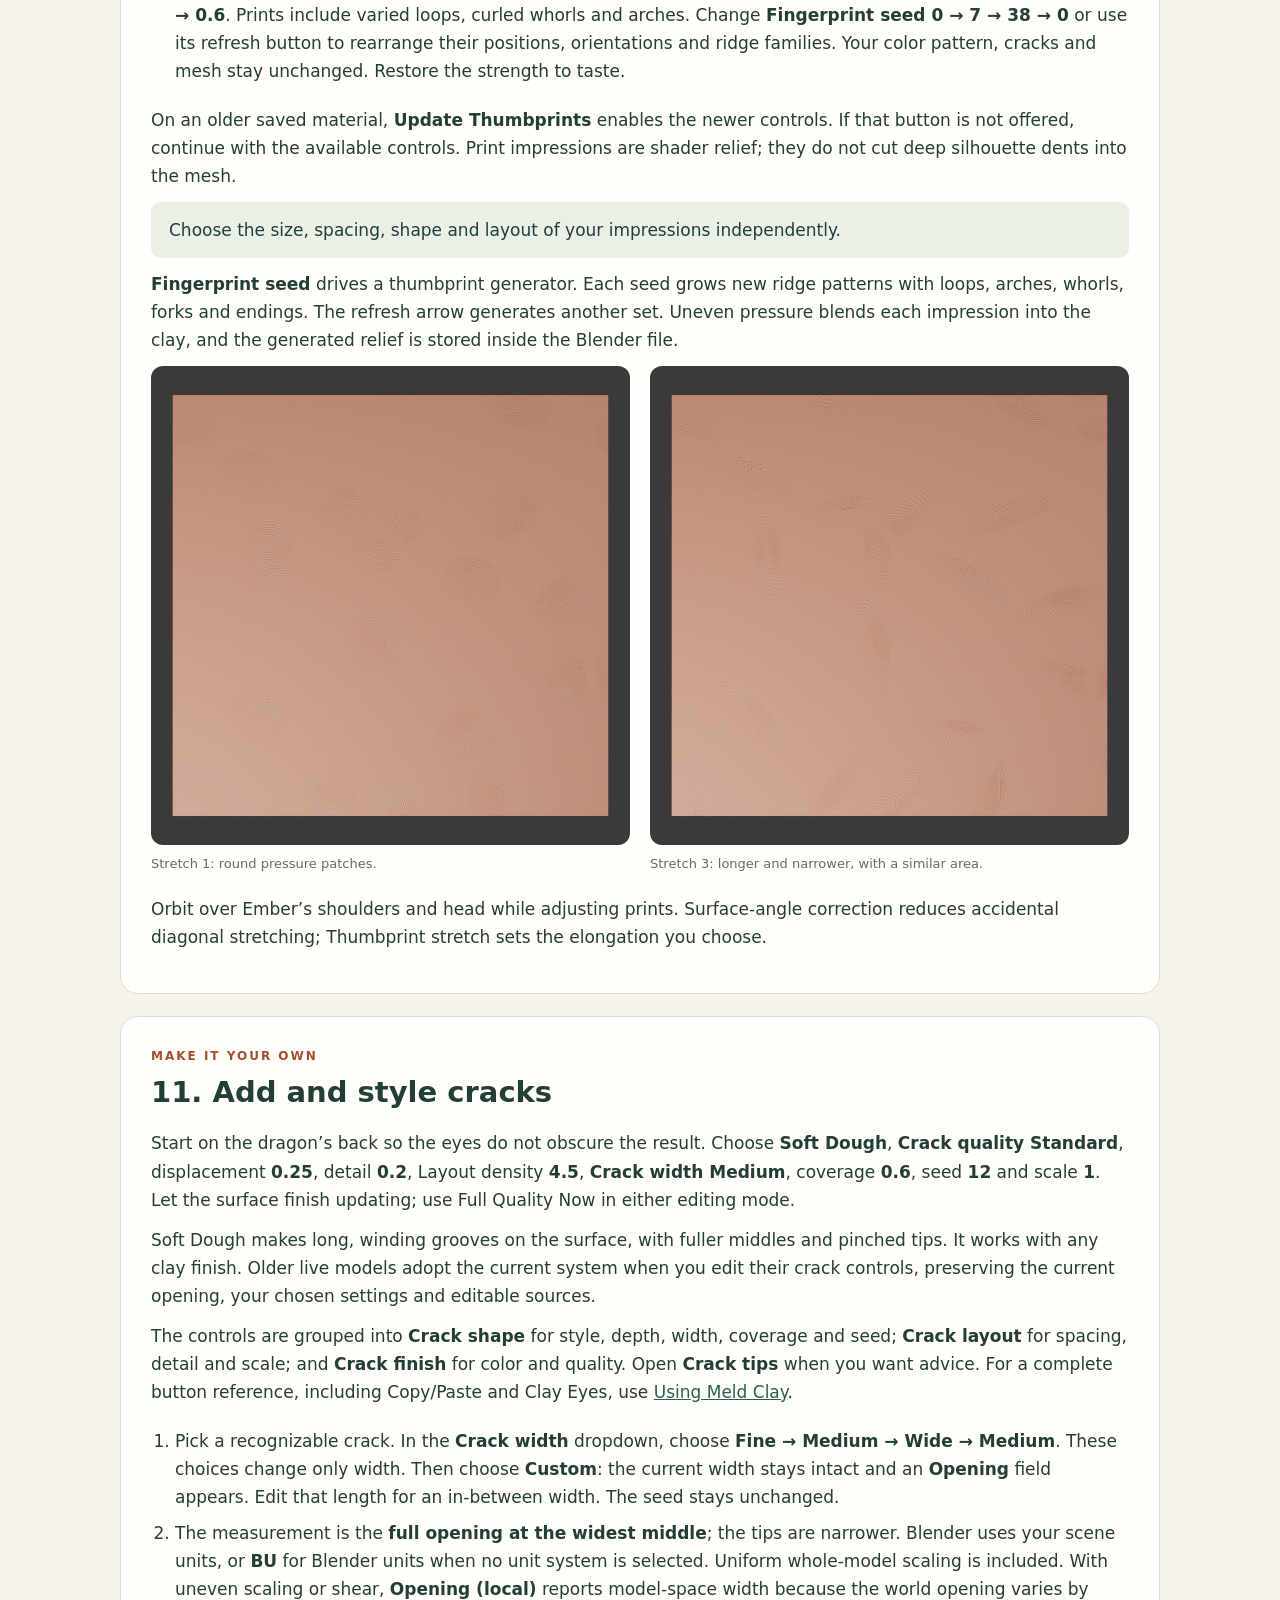
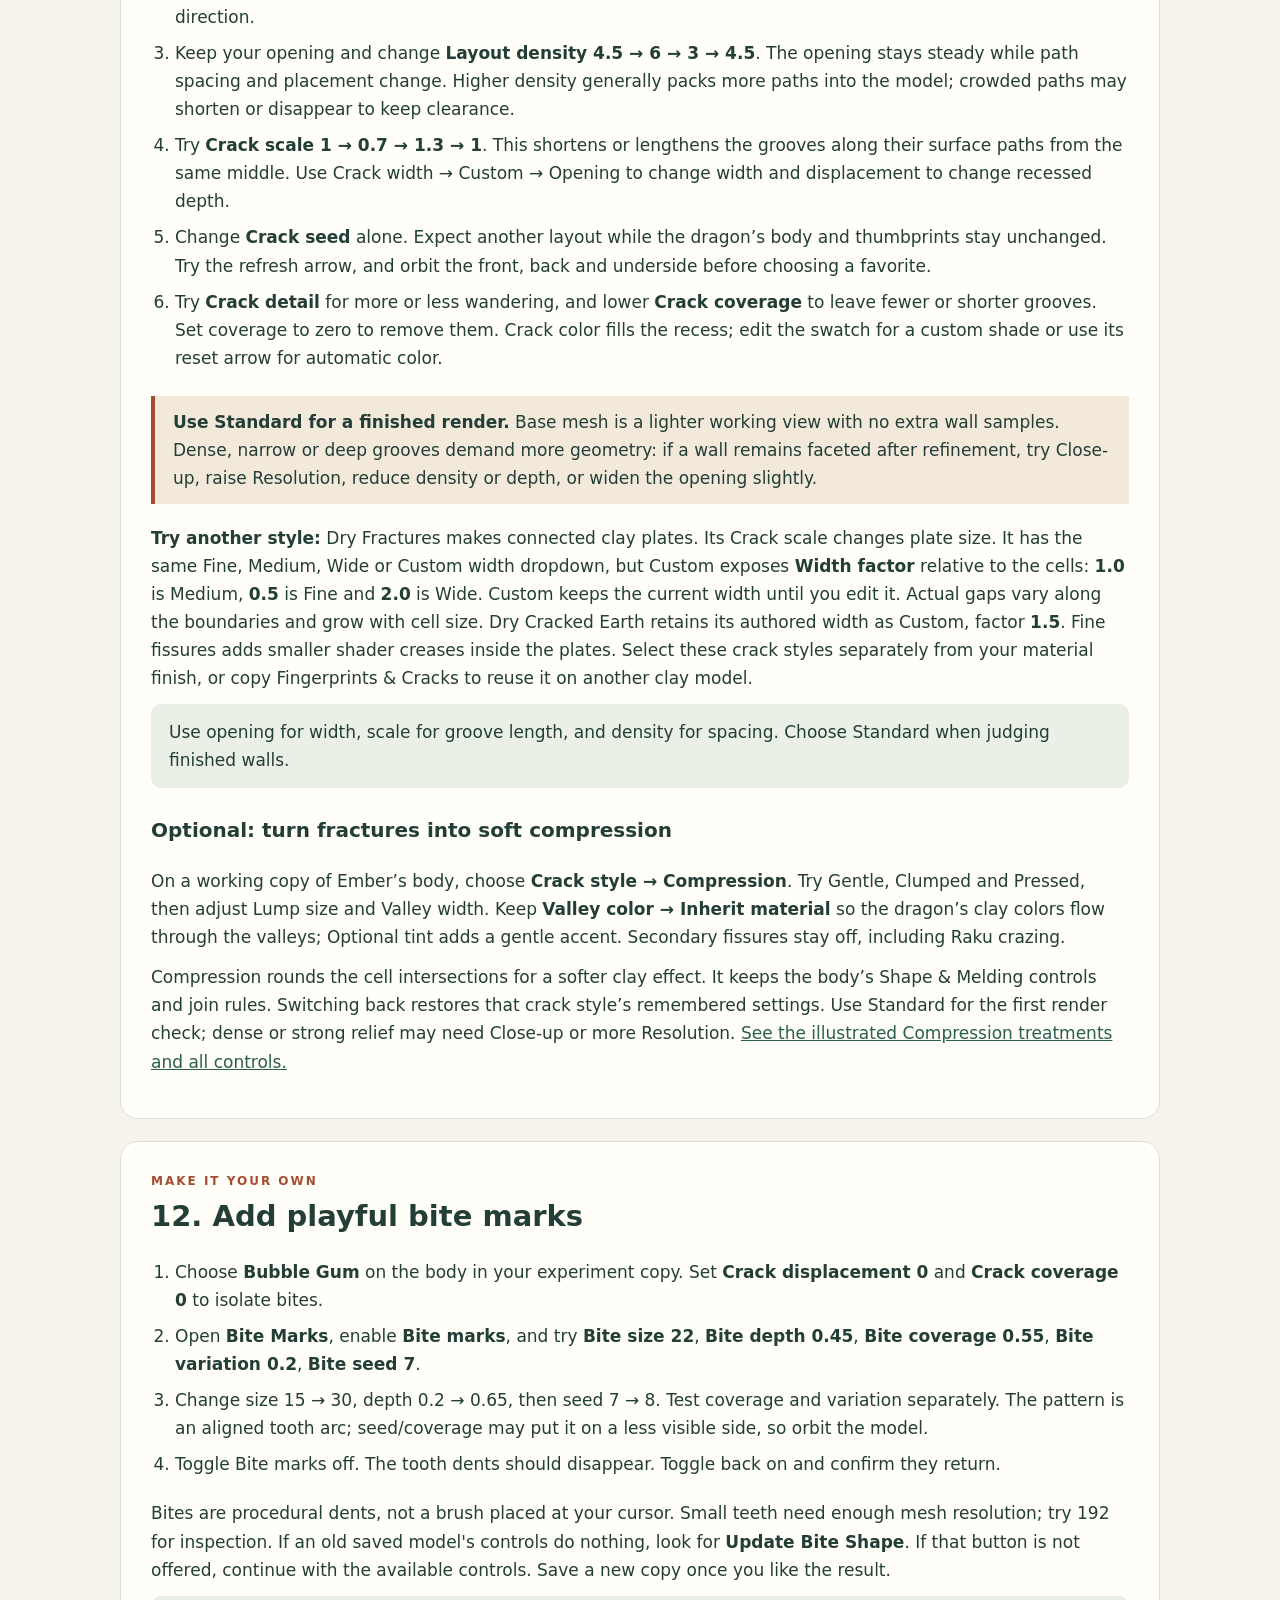
<file: projects/ember/START-HERE.html>
<!doctype html><html lang="en"><head><meta charset="utf-8"><meta name="viewport" content="width=device-width,initial-scale=1"><title>Build Ember · Meld Clay learning project</title><style>
:root{--ink:#233e36;--muted:#5b7069;--paper:#f5f3eb;--card:#fffef9;--line:#d8e0d6;--accent:#a54d31}*{box-sizing:border-box}html{scroll-behavior:smooth;scroll-padding-top:85px}body{margin:0;background:var(--paper);color:var(--ink);font:17px/1.65 system-ui,Segoe UI,sans-serif}a{color:#285f50}header{padding:44px 30px 20px;max-width:1100px;margin:auto}header p{max-width:780px}.eyebrow{font-size:12px;letter-spacing:2px;text-transform:uppercase;font-weight:750;color:var(--accent)}h1{font-size:clamp(32px,5vw,54px);line-height:1.12;margin:12px 0}h2{font-size:29px;line-height:1.2;margin:8px 0 20px}h3{font-size:20px;margin-top:26px}p{margin:12px 0}nav{position:sticky;top:0;background:#f5f3ebf5;border-block:1px solid var(--line);z-index:4;display:flex;gap:22px;align-items:center;padding:12px max(24px,calc((100vw - 1040px)/2));overflow:auto;white-space:nowrap;font-size:14px}nav a{text-decoration:none}main{max-width:1100px;padding:20px 30px 70px;margin:auto}section{background:var(--card);border:1px solid var(--line);border-radius:18px;padding:30px;margin-bottom:22px}figure{margin:0}img{width:100%;display:block;border-radius:12px}figcaption{font-size:13px;color:var(--muted);padding:8px 0}.two{display:grid;grid-template-columns:1fr 1fr;gap:20px}.callout{border-left:4px solid var(--accent);background:#f2e9db;padding:12px 18px;margin:20px 0}.expected{background:#eaf0e5;padding:14px 18px;border-radius:10px}.muted,small{color:var(--muted)}table{border-collapse:collapse;width:100%;font-size:15px;margin:16px 0}th,td{text-align:left;padding:10px;border-bottom:1px solid var(--line);vertical-align:top}th{background:#edf1e8}li{padding:4px 0}ol,ul{padding-left:24px}kbd{border:1px solid #cbd3c9;border-radius:4px;padding:0 5px;background:#f2f4ee;font:14px monospace}details{border-top:1px solid var(--line);padding:14px 0}summary{cursor:pointer;font-weight:700}button,.button{display:inline-block;border:0;border-radius:8px;background:var(--ink);color:white;padding:11px 16px;font:inherit;cursor:pointer;text-decoration:none}.button.secondary{background:#e5eade;color:var(--ink)}.review{border-top:1px dashed #c0cdbb;margin-top:24px;padding-top:16px;font-size:14px}.review label{display:block}.review select{font:inherit;margin-left:10px;padding:5px;background:white;border:1px solid #b8c9bd;border-radius:5px}.review textarea{display:block;margin-top:10px;width:100%;min-height:74px;border:1px solid #b8c9bd;border-radius:8px;font:inherit;padding:10px;color:var(--ink)}#progress{font-size:13px;white-space:nowrap}footer{font-size:14px;color:var(--muted);padding:10px 0}code{font-size:.9em;overflow-wrap:anywhere}.scroll{overflow:auto}@media(max-width:700px){.two{grid-template-columns:1fr}main,header{padding:20px 16px}section{padding:22px 18px}nav{padding:10px 16px}table{font-size:13px}th,td{padding:7px}}@media print{nav,.review,button,.button{display:none}body{font-size:11pt;background:white}section{break-inside:avoid;border:0;padding:8px 0}details{display:block}details>*{display:block}main{padding:0}header{padding:0}h1{font-size:30pt}.two img{max-height:300px;object-fit:contain}a{color:inherit;text-decoration:none}}

.three{display:grid;grid-template-columns:repeat(3,minmax(0,1fr));gap:16px}.three figure{margin:0}.three img{display:block;width:100%;height:auto}@media(max-width:680px){.three{grid-template-columns:1fr}}

.chapter-bar{position:sticky;top:0;z-index:4;background:#f5f3ebf5;border-block:1px solid var(--line);box-shadow:0 7px 20px #233e360a;backdrop-filter:blur(10px)}
.chapter-shell{position:relative;max-width:1100px;margin:auto}
.chapter-shell nav{position:static;z-index:auto;border:0;background:transparent;margin:0;padding:9px 48px;gap:8px;scrollbar-width:thin;scrollbar-color:#91a79a transparent;scroll-snap-type:x proximity}
.chapter-shell nav::-webkit-scrollbar{height:6px}.chapter-shell nav::-webkit-scrollbar-track{background:transparent}.chapter-shell nav::-webkit-scrollbar-thumb{background:#91a79a;border-radius:999px}.chapter-shell nav::-webkit-scrollbar-thumb:hover{background:#6f887a}
.chapter-shell nav a{padding:6px 11px;border-radius:999px;color:var(--muted);scroll-snap-align:center;transition:background-color .18s ease,color .18s ease,box-shadow .18s ease}
.chapter-shell nav a:hover{background:#e5eade;color:var(--ink)}.chapter-shell nav a:focus-visible{outline:2px solid var(--accent);outline-offset:2px}
.chapter-shell nav a[aria-current="step"]{background:var(--ink);color:white;box-shadow:0 3px 10px #233e3626}
.chapter-scroll{position:absolute;top:50%;z-index:2;display:grid;place-items:center;width:34px;height:34px;padding:0;transform:translateY(-50%);border:1px solid var(--line);border-radius:50%;background:var(--card);color:var(--ink);box-shadow:0 3px 10px #233e3624;font:bold 21px/1 system-ui,Segoe UI,sans-serif;transition:background-color .18s ease,opacity .18s ease,transform .18s ease}
.chapter-scroll svg{display:block;width:16px;height:16px;fill:none;stroke:currentColor;stroke-width:2;stroke-linecap:round;stroke-linejoin:round}
.chapter-scroll:hover:not(:disabled){background:#e5eade;transform:translateY(-50%) scale(1.04)}.chapter-scroll:focus-visible{outline:2px solid var(--accent);outline-offset:2px}.chapter-scroll:disabled{cursor:default;opacity:.28;box-shadow:none}.chapter-scroll[hidden]{display:none}.chapter-scroll.previous{left:8px}.chapter-scroll.next{right:8px}
.chapter-bar.enhanced nav{scrollbar-width:none}.chapter-bar.enhanced nav::-webkit-scrollbar{display:none}.chapter-bar.enhanced .chapter-shell::before,.chapter-bar.enhanced .chapter-shell::after{content:"";position:absolute;inset-block:0;z-index:1;width:62px;pointer-events:none;transition:opacity .18s ease}.chapter-bar.enhanced .chapter-shell::before{left:0;background:linear-gradient(90deg,var(--paper) 38%,#f5f3eb00)}.chapter-bar.enhanced .chapter-shell::after{right:0;background:linear-gradient(270deg,var(--paper) 38%,#f5f3eb00)}.chapter-bar.at-start .chapter-shell::before,.chapter-bar.at-end .chapter-shell::after{opacity:0}
@media(max-width:700px){.chapter-shell nav{padding:8px 44px}.chapter-shell nav a{padding:5px 10px}.chapter-scroll{width:32px;height:32px}.chapter-scroll.previous{left:6px}.chapter-scroll.next{right:6px}}
@media print{.chapter-bar{display:none}}
</style></head><body><header><div class="eyebrow">Meld Clay v1 · Learning project</div><h1>Make Ember your own.</h1><p>Build a small clay dragon, then explore its shape, finish and character. Start with the editable blockout, learn the current clay shape recipes, and use the saved reference for construction and finish ideas.</p><p><a class="button" href="01-Ember-Blockout.blend">Open the starter</a> <a class="button secondary" href="02-Ember-Reference.blend">Saved reference</a> <a href="../../index.html#ember">Back to the field guide</a> · <a href="../../Using-Meld-Clay.html">What every button does</a></p></header><div class="chapter-bar at-start"><div class="chapter-shell"><button class="chapter-scroll previous" type="button" aria-label="Show earlier chapters" hidden><svg viewBox="0 0 16 16" aria-hidden="true" focusable="false"><path d="M10 3 5 8l5 5"/></svg></button><nav aria-label="Learning steps"><a href="#start">01 · Open your dragon blockout</a><a href="#meld">02 · Meld the body and separate wings</a><a href="#edit">03 · Shape the tail and arms</a><a href="#joins">04 · Give the haunches pressed joins</a><a href="#copy">05 · Copy a join to the other side</a><a href="#eyes">06 · Place editable clay eyes</a><a href="#form">07 · Choose your clay shape</a><a href="#materials">08 · Customize and copy material finishes</a><a href="#movement">09 · Move Ember with Sticky and World textures</a><a href="#surfaces">10 · Make your own thumb impressions</a><a href="#cracks">11 · Add and style cracks</a><a href="#bites">12 · Add playful bite marks</a><a href="#performance">13 · Keep the detail while you edit</a><a href="#parts">14 · Add and remove a new part</a><a href="#recovery">15 · Bake a copy and recover editable parts</a></nav><button class="chapter-scroll next" type="button" aria-label="Show later chapters" hidden><svg viewBox="0 0 16 16" aria-hidden="true" focusable="false"><path d="m6 3 5 5-5 5"/></svg></button></div></div><main><section id="start"><div class="eyebrow">BUILD EMBER</div><h2>01. Open your dragon blockout</h2><p>Install Meld Clay v1, then open <a href="01-Ember-Blockout.blend">01-Ember-Blockout.blend</a> in Blender. Save As <strong>Ember-My-Dragon.blend</strong>. Keep <a href="02-Ember-Reference.blend">02-Ember-Reference.blend</a> as a finished example you can explore separately.</p><p>Ember is built from eleven body parts, two parts per wing, cream horns, nostrils and editable eyes. The body surface is the belly too. The starter opens with the eleven body sources selected. Its wings and facial accents stay separate.</p><p>Press <kbd>N</kbd> in the viewport and open <strong>Meld Clay</strong>. Use <strong>Search settings</strong> at the top when you know a control name: try <strong>Crack</strong> or <strong>Fingerprint</strong>. Clear the search with its × to return to the normal panels. Switch to Material Preview to see finishes.</p><div class="two"><figure><img alt="Ember's original body, wings and horns before melding" src="01-blockout.png"/><figcaption>The closed source pieces, ready to meld.</figcaption></figure><figure><img alt="The finished mint and coral clay dragon with an uninterrupted clay belly" src="02-finished.png"/><figcaption>Saved Ember reference, made before the Shape style recipes. Its original shape is preserved; your newly built dragon can differ.</figcaption></figure></div><p class="expected">Build the core in chapters 1–6, then use the remaining chapters to make Ember your own.</p><p>New models start with <strong>Shape style: Palm rolled</strong>. The supplied finished reference keeps its saved shape in <strong>Custom</strong>. To explore the current shaping on a copy, choose a named Shape style; or choose <strong>Enable Clay Shaping</strong> for individual controls with zero added rounding and pressure. Older models may first request <strong>Update Form Variation</strong>; <strong>Update Softening</strong> is a separate saved-model update when offered. Chapter 7 explains the choices.</p><p>Search is also available in the viewport header while you scroll the sidebar. Try <strong>Move</strong> to find <strong>Move Whole Model</strong>, or <strong>Hand pressure</strong> to jump to shaping. The header and sidebar share the same search; clear either one to restore the full panels.</p></section>
<section id="meld"><div class="eyebrow">BUILD EMBER</div><h2>02. Meld the body and separate wings</h2>
<ol><li>The starter opens with the <strong>11 body parts</strong> selected. If necessary, right-click <strong>01 · Body blockout</strong> in the Outliner and choose <strong>Select Objects</strong>. Check that cameras, lights, wings and accents are not selected.</li><li>Click <strong>Meld Selected Parts</strong>. Rename the generated model <strong>Ember · Body</strong>. The smooth surface replaces the visible blockout; its source parts are preserved.</li><li>Under <strong>Clay Finish</strong>, choose <strong>Plasticine</strong>, then choose a mint green. For a finish close to the saved reference, set <strong>Finger impressions 0.12</strong>, <strong>Surface grain 0.12</strong>, <strong>Mineral flecks 0.02</strong> and <strong>Color variation 0.08</strong>. Set <strong>Crack displacement 0</strong>.</li><li>Open <strong>Shape &amp; Melding</strong>. After choosing the finish, choose <strong>Shape style: Palm rolled</strong> and set <strong>Resolution 160</strong>. Keep <strong>Surface cleanup Auto</strong>. Palm rolled sets <strong>Knead / soften 45</strong>, full Source rounding, very shallow Hand pressure, and zero Form variation and Hand-shaped amount. The finish controls can set Hand-shaped amount, so choosing the shape recipe afterwards gives this lesson a consistent starting shape.</li><li>Deselect the body. Select <strong>Membrane L</strong> and <strong>Wing root L</strong>, and nothing else. Click <strong>Meld Selected Parts</strong> and rename the new result <strong>Ember · Wing L</strong>. Repeat with <strong>Membrane R + Wing root R</strong> for <strong>Ember · Wing R</strong>. Choose <strong>Smooth Baked</strong> and a coral color for each wing, then choose <strong>Shape style: Palm rolled</strong> and <strong>Resolution 112</strong>. Each wing remains its own two-part clay model.</li></ol>
<div class="callout"><strong>If the body appears inside a wing collection:</strong> newly generated models are linked into Blender’s active collection. Collection location does not make the body a wing. The model with <strong>11 parts</strong> is the body; rename it Ember · Body and deselect it before selecting the wing inputs. Use the exact object names above, not Select Objects on a collection that now also contains generated clay.</div><p><strong>If the wing names or folders have changed:</strong> identify the broad white wing by clicking its visible surface in the viewport. Rename that source Membrane L or Membrane R as appropriate, then select it together with its matching Wing root. Both selected objects should be raw wing meshes; the colored body must not have an orange selection outline. <strong>Already melded: use Edit Parts or Add Selected</strong> means a generated model or managed source is included in your selection.</p><p><strong>Add Selected has a different purpose:</strong> it absorbs loose parts into the existing Target model and hides their originals. For separate wing materials, create a new model from the two loose wing inputs. If you accidentally added a root to the body, undo that Add Selected action immediately; if you have made later changes, use body Edit Parts, select only the mistakenly added root, and Remove to release it. Your normal body contains 11 parts.</p><p>The wing membranes are closed meshes with an ordinary Subdivision modifier on their source. The modifier softens the silhouette before melding. Each root overlaps its membrane and visually meets the body, but a wing is a separate clay model with its own finish.</p>
<p class="expected">You have three independently editable clay models.</p><p><strong>Surface cleanup Auto</strong> reduces small steps left by rebuilding the surface. <strong>Source rounding</strong> and <strong>Knead / soften</strong> change the form itself. A smooth result still needs enough Resolution for thin wing edges and tail tips. Use chapter 7 to try the three shape recipes and protect details with Hold Shape.</p></section>
<section id="edit"><div class="eyebrow">BUILD EMBER</div><h2>03. Shape the tail and arms</h2>
<ol><li>Select Ember · Body and click <strong>Edit Parts</strong>. The original polygon cages appear.</li><li>Click empty space to deselect, then select <strong>Tail curl</strong> in the Outliner or viewport. Move it with <kbd>G</kbd> while keeping it overlapping Tail base. Try <kbd>G</kbd>, <kbd>Z</kbd>, <code>0.15</code>, <kbd>Enter</kbd>.</li><li>Move an arm slightly outward, then press <kbd>Ctrl</kbd>+<kbd>Z</kbd> once. Check the surface returns. Make only one change per test so you can identify what Undo is undoing.</li><li>Click <strong>Finish Editing Parts</strong>. Select a wing and enter Edit Parts there: the body cages should close automatically.</li></ol>
<p>Object Mode moves whole parts. <kbd>Tab</kbd> edits vertices inside one source mesh; return to Object Mode before using the part-management buttons. Keep sources closed and overlapping. A disconnected source creates a separate island rather than a connecting bridge.</p>
<p class="expected">The tail and arms remain editable through their original parts.</p></section>
<section id="joins"><div class="eyebrow">BUILD EMBER</div><h2>04. Give the haunches pressed joins</h2>
<ol><li>Edit the body parts. Deselect everything, select <strong>Haunch L</strong>, then Shift-select <strong>Body</strong>. Exactly two source parts must be selected.</li><li>Open <strong>Join Controls</strong>. Read the <strong>Selected:</strong> names, then click <strong>Create Selected Join</strong> (or <strong>Edit Selected Join</strong> if the pair already exists).</li><li>Choose <strong>Pressed</strong>. Set <strong>Crease strength 0.38</strong>, <strong>Crease width 10</strong>. Try strength 0.15 → 0.65 and width 6 → 18 separately; return to the reference values when done.</li><li>Select only Haunch L. Under <strong>Part: Haunch L</strong>, set <strong>Hold Shape 0.45</strong>. Watch the leg retain more of its original contour: Hold Shape reduces artistic rounding and hand pressure on this source.</li><li>For comparison, create Body ↔ Arm L as a <strong>Blended</strong> join. Compare its softer shoulder with the haunch seam. Blended disables the crease controls. For a softer end to an exposed Pressed seam, try <strong>End taper 0 → 2 → 0</strong>. It eases both width and depth over that many crease widths. A completely closed contact loop has no endpoints, so taper does not shorten it.</li></ol>
<div class="callout"><strong>Two different scopes:</strong> a saved join connects a specific pair of objects. <strong>Hold Shape belongs to the active source part</strong> and can affect all its contacts. It is not a separate per-pair hold value. Crease fields can also overlap nearby contacts; densely packed parts are not perfectly isolated.</div>
<p>Use <strong>Crease width</strong> to make the seam broader or narrower. If a thin seam looks rough, increase Resolution or widen it slightly. Pressed joins need overlapping parts; they cannot bridge an empty gap.</p>
<p class="expected">Compare the left hip seam with the unmodified right side.</p></section>
<section id="copy"><div class="eyebrow">BUILD EMBER</div><h2>05. Copy a join to the other side</h2>
<ol><li>Choose Body ↔ Haunch L in Saved join rules and click <strong>Edit Listed Join</strong>, or select those two sources and click Edit Selected Join. Verify the label says <strong>Editing:</strong> the correct pair.</li><li>Click <strong>Copy Settings</strong>. Select Body and Haunch R, create/open their join, then click <strong>Paste Settings</strong>.</li><li>Select only Haunch R and set <strong>Hold Shape 0.45</strong> separately. Copy/Paste transfers <strong>style, strength, width and End taper</strong>; it does not copy Hold Shape or replace the connected parts.</li><li>Drag Crease strength. Cages should disappear during the edit and return about <strong>1.5 seconds</strong> after you stop. Click <strong>Hide Cages</strong> near the top for a longer look; click that same toggle again to restore them.</li></ol>
<p>Hide Cages toggles <strong>viewport overlays in that view</strong>, so grid lines and selection outlines can disappear too. It does not delete cages or alter the render. A manually hidden overlay should stay hidden after crease edits.</p>
<p><strong>If controls are gray:</strong> check Object Mode, the selected pair and the Editing/Listed label. Use Edit Selected Join for your new selection, or Edit Listed Join for the saved row. <strong>Remove Join Rule</strong> removes a rule; it is not a deselect button.</p>
<p class="expected">Both hips share a crease style; each haunch keeps its own Hold Shape value.</p></section>
<section id="eyes"><div class="eyebrow">BUILD EMBER</div><h2>06. Place editable clay eyes</h2>
<ol><li>Finish editing the body. Open <strong>Clay Eyes</strong>. Choose <strong>Cat</strong>, Eye diameter about <strong>0.35</strong>, and enable <strong>Follow surface after placing</strong>.</li><li>Click <strong>Place Eye on Surface</strong> and place an eye on the upper face, above the muzzle. Repeat on the other side. If a placement feels wrong, cancel with Esc or use <strong>Reposition Selected Eye</strong>. Place Eye on Surface creates another eye; Reposition Selected Eye moves the existing one.</li><li>Select one eye. Try <strong>Round → Cat → Heart → Star → Cross → Diamond</strong>, then return to Cat. Adjust Eye height, White bulge, Sink into surface, Pupil size, Pupil rotation and Pupil bulge one at a time.</li><li>Enable <strong>Colored iris</strong>. Under the white, iris and pupil material regions, try <strong>Smooth Baked</strong> for the white and <strong>Glazed Ceramic</strong> for iris and pupil. Choose cream white, amber iris and a very dark pupil. Pupil size 0.38 approximates the reference.</li><li>Try <strong>Look left / right</strong> and <strong>Look down / up</strong>. Return near 0. Try Handmade shape and Shape seed for an irregular eye outline.</li></ol>
<p><strong>Use Finish Colors</strong> adopts that preset's palette; choosing a finish alone preserves the region's chosen colors. Preset finishes have their own response; the Classic Eye roughness/grain/gloss controls are for the classic shader. Test eye Sticky/World and Eye texture scale separately from the body's texture controls.</p>
<details><summary>Optional: asset drag-and-drop, visibility and attachment</summary><p>Use <strong>Enable Eye Asset Library</strong>, choose the Meld Clay eye library in Blender's Asset Browser and drag a pupil preset into the scene. Select the dropped eye, enable <strong>Follow surface after placing</strong>, then use <strong>Reposition Selected Eye</strong> to fit and attach it to the body. <strong>Place Eye on Surface</strong> creates another eye.</p><p>Toggle Show white and Show pupil. Try <strong>Add Eye at Cursor</strong> for a free-standing eye, and <strong>Detach from Surface</strong> on a placed eye. Undo each experiment. Attached eyes follow nearby surface changes, but a major form change can still need repositioning; horns and nostril accents do not automatically snap to a reshaped head.</p></details>
<p class="expected">Each eye has editable shape, placement and three independent finish regions.</p></section>
<section id="form"><div class="eyebrow">MAKE IT YOUR OWN</div><h2>07. Choose your clay shape</h2>
<p>Save a copy as <strong>Ember-Experiments.blend</strong>. Select the finished body and open <strong>Shape &amp; Melding</strong>. Shape recipes change the geometry; your material supplies the color, gloss, grain and fingerprint ridges. Start with a recipe, then change one control at a time.</p>
<div class="three"><figure><img alt="A softly rounded clay ball with shallow pressure using Palm rolled" src="../../assets/shape-palm-rolled.png"/><figcaption><strong>Palm rolled</strong> · nearly round, with shallow pressure.</figcaption></figure><figure><img alt="A rounded clay ball with a broader thumb compression using Thumb pressed" src="../../assets/shape-thumb-pressed.png"/><figcaption><strong>Thumb pressed</strong> · fewer, broader compressions.</figcaption></figure><figure><img alt="A gently uneven clay ball with overlapping pressure using Gently kneaded" src="../../assets/shape-gently-kneaded.png"/><figcaption><strong>Gently kneaded</strong> · overlapping soft squeezes.</figcaption></figure></div>
<p>These are actual Blender renders of the same 54-face source ball with <strong>Hold Shape 0</strong>, the same seed, finish and lighting. They show the recipes on a simple shape; Ember’s parts and existing Hold values produce their own contours. The saved dragon image in chapter 1 is a separate earlier reference.</p>
<ol><li>Choose <strong>Palm rolled → Thumb pressed → Gently kneaded</strong> in the <strong>Shape style</strong> dropdown. Pause after each choice and orbit the body, shoulders, haunches and tail. Return to your favorite. Recipes act relative to each source piece’s size, so you can use them on other models too.</li><li>Choose <strong>Custom</strong>. Nothing jumps: it keeps the present values. Adjust <strong>Hand pressure</strong> down to soften the squeezes, or up to deepen them. A named recipe also switches to Custom when you change one of its recipe settings.</li><li>Use <strong>Pressure areas</strong> for fewer or more contact regions and <strong>Pressure breadth</strong> for their spread. Use <strong>Random seed</strong> for another arrangement. For cracks alone, use <strong>Crack seed</strong>; for fingerprint ridges, use <strong>Fingerprint seed</strong>.</li><li>Inspect small contours after each broad change. Use <strong>Edit Parts</strong>, select one haunch or tail source, and adjust its <strong>Hold Shape</strong> in <strong>Join Controls</strong> to protect that part. Then Finish Editing Parts. A model with only one source exposes the same Hold Shape directly below Knead / soften and in search; the multi-part Ember body keeps the per-source controls.</li><li>Check the eyes, separate horns, nostrils and wing contacts before continuing. Attached eyes follow their surface, but major reshaping can require repositioning. Broad shape changes also change the surface followed by joins, cracks and bites.</li></ol>
<div class="scroll"><table><tr><th>Control</th><th>Try</th><th>What changes</th></tr>
<tr><td>Source rounding</td><td>With Knead / soften 45: 0 → 1</td><td>Round the coarse source contours before melding. Zero retains the cage character. Hold Shape reduces rounding on protected parts.</td></tr>
<tr><td>Knead / soften</td><td>0 → 45 → 120 → 45</td><td>Zero disables source rounding. At 45, the selected Source rounding is fully active; higher values continue softening the melded surface. Hand pressure stays independent. Compare thin tips and seams.</td></tr>
<tr><td>Hand pressure</td><td>Choose a recipe, then lower or raise its value</td><td>Broad smooth squeezes, measured as a percentage of each source piece’s radius. Zero adds no pressure. It changes geometry without adding grain or fingerprint ridges.</td></tr>
<tr><td>Pressure areas / Pressure breadth</td><td>Try areas 2 → 5, then breadth 0.7 → 1</td><td>Choose the number and spread of the squeezes. Larger breadth spreads the pressure more widely. Restore your chosen recipe for its starting values.</td></tr>
<tr><td>Surface cleanup</td><td>With Knead / soften 0: Off → Auto</td><td>Reduce small bumps and stair-step edges independently of the artistic shaping. Auto also works on held parts; it does not by itself round a coarse polygon cage into a ball.</td></tr>
<tr><td>Resolution</td><td>96 → 160 → 192</td><td>Keep smaller details on thin tails and wing edges. Higher values take longer to update. Use Full Quality Now before comparing.</td></tr>
<tr><td>Inflate / deflate</td><td>0 → 0.5 → −0.2 → 0</td><td>Grow or shrink source surfaces before fusion, changing overlaps and contacts.</td></tr>
<tr><td>Midlevel</td><td>0.5 → 0.4 → 0.6 → 0.5</td><td>Lower values inflate the finished surface; higher values deflate it. Watch the fullness of the finished clay while keeping the individual parts in place.</td></tr></table></div>
<details><summary>More shape controls: earlier proportion and noise effects</summary><p><strong>Form variation</strong> changes seeded axis proportions around each source part’s center. It can stretch or widen pieces, but it does not automatically redesign attached character proportions. For a larger head or shorter arm, use <strong>Edit Parts</strong> and scale or move that source deliberately.</p><p><strong>Hand-shaped amount</strong> is the earlier normal-direction surface noise. <strong>Hand-shaped scale</strong> changes its frequency: lower values give broader undulations. These can be useful for rougher clay, but <strong>Hand pressure</strong> is the starting point for smooth playdough squeezes. Named shape recipes set Form variation and Hand-shaped amount to zero. Closing More shape controls does not turn any effect off.</p></details>
<p><strong>Saved models:</strong> they retain their saved recipe values in Custom until you choose a named style or Enable Clay Shaping. Presets never reset per-part Hold Shape. Keep a saved copy before opting in. If Update Form Variation is requested, apply that earlier update first; the shaping step also handles the required softening update. <a href="../../Using-Meld-Clay.html#shape">Read the complete shaping control reference</a>.</p>
<p><strong>Copy the feel:</strong> use the Copy and Paste icons on the Shape &amp; Melding title to transfer the shape recipe and individual controls. This also transfers Resolution and preview settings; it leaves editable sources, materials, joins and per-part Hold values with the destination. On an older destination, choose Enable Clay Shaping first if requested. Copy Clay Finish separately when you also want its surface appearance.</p>
<p class="expected">Choose a clay recipe, refine its pressure, and protect small forms before adding final details.</p></section>
<section id="materials"><div class="eyebrow">MAKE IT YOUR OWN</div><h2>08. Customize and copy material finishes</h2>
<p>Click either finished wing directly in the scene, with source editing finished. Its outline should cover the whole wing, and the panel should say <strong>2 parts</strong>. Its name may be Ember · Wing R or Meld Clay.002; do not select the old membrane or wing-root source object. This lets you compare a new finish against the body. Turn <strong>Keep my colors</strong> off for the preset palette, then on and choose two custom colors before switching again. The curved reset-arrow beside the preset is <strong>Reset Finish</strong>; it reapplies the preset, respecting Keep my colors.</p>
<div class="scroll"><table><tr><th>Finish group</th><th>Presets to cycle through</th><th>Check</th></tr><tr><td>Basic clay</td><td>Soft Dough, Smooth Baked, Bumpy Clay, Plasticine, Terracotta</td><td>Roughness, pores and impressions. Some finishes also set the earlier Hand-shaped amount under More shape controls. Use a Shape style for smooth broad pressure; Surface grain is fine texture.</td></tr><tr><td>Fired / wet</td><td>Glazed Ceramic, Raku Clay, Wet Clay</td><td>Gloss and roughness under the same light. Raku has dark glaze, mineral patches, fine crazing and optional colored sheen.</td></tr><tr><td>Cracked / organic</td><td>Dirty Clay, Bubble Gum, Dry Cracked Earth, Chocolate Truffle</td><td>Some presets change actual crack displacement as well as the shader. Inspect silhouette and settings after switching.</td></tr><tr><td>Optical / mixed</td><td>Translucent Clay, Candle Wax, Metallic Clay, Marbled Dough, Iridescent Clay</td><td>Transmission, subsurface response, reflections, two-color mixing and thin-film color. Judge optical finishes in Rendered mode or F12 too.</td></tr></table></div>
<p>For each useful finish, adjust <strong>Clay color, Second clay color, Color mixing, Color patch scale, Roughness, Color variation, Surface grain, Grain frequency, Mineral flecks</strong> and <strong>Texture scale</strong>. Then explore <strong>Wax, Glaze &amp; Optical Finish</strong>: Soft translucency, Glaze, Metallic, Transmission, Refraction IOR and Iridescence. Try one control, note its effect, restore it.</p>
<p><strong>Override material</strong> is for your own Blender material. Built-in finish controls cannot rewrite an arbitrary custom shader. Clear the override before judging the built-in presets. The reference uses ordinary materials on horns and nostrils, so select a live body or wing to test the clay preset panel.</p>
<h3>1. Customize the color layout</h3>
<ol><li>Save an experiments copy of your dragon. Click one finished wing in the scene. Choose <strong>Dry Cracked Earth</strong> in <strong>Clay Finish</strong>, with Keep my colors off to try its cream and ochre palette. Choosing this preset also sets its crack style and broad hand-shaped bumps.</li><li>Keep <strong>Color mixing 0.80</strong>, <strong>Color variation 0.50</strong> and <strong>Color patch scale 6.5</strong> for this comparison. Change <strong>Color variation seed</strong> from <strong>0 → 7 → 21 → 0</strong>, or use its refresh-arrow button to try another layout. Only the color mottling and blended pigment patches should move. Crack paths, grain, fingerprints and the wing's shape should stay put.</li><li>Choose your own Clay color and Second clay color. Color mixing controls their blend; Color patch scale controls patch size; Color variation controls tonal differences. The seed chooses a different arrangement using those same colors. A seed has little visible effect when color variation and mixing are both zero.</li></ol>
<div class="two"><figure><img alt="Dry Cracked Earth with its original color layout, seed zero" src="color-seed-0.png"/><figcaption>Color seed 0 · original layout.</figcaption></figure><figure><img alt="The same clay sphere and cracks with redistributed cream and ochre pigment, seed seven" src="color-seed-7.png"/><figcaption>Color seed 7 · same mesh, crack layout and lighting. Actual Blender renders.</figcaption></figure></div>
<p>Seed 0 restores the original color arrangement for the current settings. Switching or resetting a material preset keeps your color seed; enter 0 explicitly to compare its original layout. The main Random seed and Crack seed have different jobs. On Raku, this color seed moves pigment mottling within the glaze; the glaze/earthen-patch boundary and fine crazing keep their placement.</p>
<h3>2. Find the controls that make the complete finish</h3>
<p><strong>Dry Cracked Earth spans several panels.</strong> Clay Finish controls its pigment and surface finish. Open <strong>Fingerprints &amp; Cracks → Crack style: Dry Fractures</strong> to change its connected creases. Open <strong>Shape &amp; Melding → More shape controls</strong> for the preset’s earlier Hand-shaped noise. The finish preset selects these together; afterwards you can customize each part. Selecting or resetting a finish can therefore make Shape style display Custom. It keeps your Source rounding and Hand pressure values. Choose your finish first and a named Shape style afterwards when you want the recipe’s smoother geometry.</p>
<div class="scroll"><table><tr><th>Appearance to change</th><th>Where to go</th><th>Small test; then restore</th></tr><tr><td>Larger clay cells</td><td>Fingerprints &amp; Cracks → Crack scale</td><td>1 → 1.2 → 1. The dry-earth network stays connected; its paths move as the cells resize.</td></tr><tr><td>Wider openings on the same paths</td><td>Fingerprints &amp; Cracks → Crack width → Custom → Width factor</td><td>1.5 → 2.0 → 1.5.</td></tr><tr><td>Deeper main creases</td><td>Fingerprints &amp; Cracks → Crack displacement</td><td>0.60 → 0.80 → 0.60. This changes the mesh.</td></tr><tr><td>More smaller interior creases</td><td>Fingerprints &amp; Cracks → Fine fissures</td><td>0.06 → 0.20 → 0.06. More branches appear; lowering the value removes some while the remaining creases keep their color and depth. These fine creases are part of the finish.</td></tr><tr><td>A different crease color</td><td>Fingerprints &amp; Cracks → Crack color</td><td>Try a warmer brown. Its reset arrow restores automatic coloring.</td></tr><tr><td>Softer or broader hand-worked bumps</td><td>Shape &amp; Melding → More shape controls → Hand-shaped amount / Hand-shaped scale</td><td>Try amount 6 → 3 → 6. Lower scale makes broader bumps.</td></tr></table></div>
<h3>3. Copy your complete finish to the other wing</h3>
<ol><li>With your customized finished wing selected, click the <strong>Copy icon at the right of the Clay Finish title</strong>.</li><li>Click the other finished wing directly in the scene. Its generated name may differ from the old Wing L/R collection names. Click <strong>Paste beside Clay Finish</strong> once. Do not reselect the material preset first.</li><li>The preset, colors, color seed, surface grain, optical finish, fingerprints and customized cracks should all apply together. Allow the surface to refine after the paste. One Undo should restore the destination's previous finish; Redo should bring your copied finish back.</li></ol>
<p><strong>What stays with the destination:</strong> its editable parts, joins, Shape &amp; Melding values, Sticky/World mode and any custom material override. If you also want matching broad bumps, copy <strong>Shape &amp; Melding</strong> separately; that also transfers resolution and other shaping values. Matching finish values do not guarantee identical patch positions on differently shaped, sized or positioned wings. A custom material override still takes precedence over the built-in finish.</p>
<h3>4. Reuse Dry Fractures on another clay</h3>
<ol><li>On a spare wing in your experiments copy, choose <strong>Smooth Baked</strong> and a color you like. Keep the first customized wing available as your source.</li><li>For a modest new combination, open <strong>Fingerprints &amp; Cracks</strong>, choose <strong>Dry Fractures</strong>, then try <strong>Crack scale 1</strong>, <strong>Layout density 5</strong>, <strong>Crack width Medium</strong>, <strong>Crack coverage 0.7</strong>, <strong>Crack displacement 0.2</strong>, <strong>Fine fissures 0.08</strong> and <strong>Standard</strong> quality. The baked clay keeps its color and satin finish while gaining connected creases.</li><li>Alternatively, copy <strong>Fingerprints &amp; Cracks</strong> from your first wing and paste beside that same title on the baked wing. This transfers surface details, including crack color, without replacing the baked palette, color seed or optical finish. Change Crack color or use its automatic reset to suit the new palette.</li><li>Once you like a combination, copy <strong>Clay Finish</strong> to transfer the whole customized finish elsewhere. Selecting a preset afterwards reapplies that preset's appearance settings, including its cracks; customize after selecting the preset.</li></ol>
<p class="expected">You can combine a finish, color layout and reusable crack style, then copy them together.</p></section>
<section id="movement"><div class="eyebrow">MAKE IT YOUR OWN</div><h2>09. Move Ember with Sticky and World textures</h2>
<ol><li>Click the finished wing in the scene and apply a visibly patterned finish such as Marbled Dough. In <strong>Movement &amp; Textures</strong>, choose <strong>Sticky</strong> and click <strong>Move Whole Model</strong>.</li><li>Move the selected handle with <kbd>G</kbd>, <kbd>X</kbd>, <code>1</code>. The material pattern should travel with the wing. Undo the move. Test rotation and scale separately.</li><li>Choose <strong>World</strong> and repeat the translation. The pattern moves across the wing as you move it. Undo; return to Sticky.</li></ol>
<div class="callout"><strong>Model ≠ entire dragon.</strong> Each of the three live models has its own Move Whole Model handle. Moving only the body does not move separate wing models. To move the reference dragon as an assembly, select all three named <strong>Move Whole Model</strong> empties in the Outliner and transform them together. Use Median Point pivot for rotation/scale.</div>
<p>The supplied reference parents accents to the body handle. If you built your own starter version, parent ordinary accents to that handle with <strong>Object (Keep Transform)</strong> before moving the assembly. Attached eyes already follow their surface. Sticky preserves whole-model transforms; reshaping a source part can stretch/change where detail sits on the new surface.</p>
<p class="expected">Move the three handles together to move the complete dragon.</p></section>
<section id="surfaces"><div class="eyebrow">MAKE IT YOUR OWN</div><h2>10. Make your own thumb impressions</h2>
<p>Use the body in your experiments copy. Set Crack displacement and Crack coverage to 0 temporarily so the prints are easy to isolate. Zoom into the head or back.</p>
<ol><li>Set <strong>Finger impressions 0.4</strong>, <strong>Print density 5</strong>, <strong>Thumbprint stretch 1.9</strong>, <strong>Print irregularity 0.35</strong>.</li><li>Change <strong>Thumbprint size</strong> from 1 to 0.6, then 1.4. Track one identifiable print: this is the size control. <strong>Print density</strong> changes spacing/layout and is a different test.</li><li>Try stretch <strong>1 → 3 → 5</strong>: round impressions become longer and narrower, with a similar area. Try irregularity <strong>0.1 → 0.6</strong>. Prints include varied loops, curled whorls and arches. Change <strong>Fingerprint seed 0 → 7 → 38 → 0</strong> or use its refresh button to rearrange their positions, orientations and ridge families. Your color pattern, cracks and mesh stay unchanged. Restore the strength to taste.</li></ol>
<p>On an older saved material, <strong>Update Thumbprints</strong> enables the newer controls. If that button is not offered, continue with the available controls. Print impressions are shader relief; they do not cut deep silhouette dents into the mesh.</p>
<p class="expected">Choose the size, spacing, shape and layout of your impressions independently.</p><p><strong>Fingerprint seed</strong> drives a thumbprint generator. Each seed grows new ridge patterns with loops, arches, whorls, forks and endings. The refresh arrow generates another set. Uneven pressure blends each impression into the clay, and the generated relief is stored inside the Blender file.</p><div class="two"><figure><img alt="Actual Blender render of round thumb impressions at stretch one" src="prints-round.png"/><figcaption>Stretch 1: round pressure patches.</figcaption></figure><figure><img alt="The same seeded impressions at stretch three" src="prints-long.png"/><figcaption>Stretch 3: longer and narrower, with a similar area.</figcaption></figure></div><p>Orbit over Ember’s shoulders and head while adjusting prints. Surface-angle correction reduces accidental diagonal stretching; Thumbprint stretch sets the elongation you choose.</p></section>
<section id="cracks"><div class="eyebrow">MAKE IT YOUR OWN</div><h2>11. Add and style cracks</h2>
<p>Start on the dragon’s back so the eyes do not obscure the result. Choose <strong>Soft Dough</strong>, <strong>Crack quality Standard</strong>, displacement <strong>0.25</strong>, detail <strong>0.2</strong>, Layout density <strong>4.5</strong>, <strong>Crack width Medium</strong>, coverage <strong>0.6</strong>, seed <strong>12</strong> and scale <strong>1</strong>. Let the surface finish updating; use Full Quality Now in either editing mode.</p>
<p>Soft Dough makes long, winding grooves on the surface, with fuller middles and pinched tips. It works with any clay finish. Older live models adopt the current system when you edit their crack controls, preserving the current opening, your chosen settings and editable sources.</p>
<p>The controls are grouped into <strong>Crack shape</strong> for style, depth, width, coverage and seed; <strong>Crack layout</strong> for spacing, detail and scale; and <strong>Crack finish</strong> for color and quality. Open <strong>Crack tips</strong> when you want advice. For a complete button reference, including Copy/Paste and Clay Eyes, use <a href="../../Using-Meld-Clay.html">Using Meld Clay</a>.</p>
<ol><li>Pick a recognizable crack. In the <strong>Crack width</strong> dropdown, choose <strong>Fine → Medium → Wide → Medium</strong>. These choices change only width. Then choose <strong>Custom</strong>: the current width stays intact and an <strong>Opening</strong> field appears. Edit that length for an in-between width. The seed stays unchanged.</li><li>The measurement is the <strong>full opening at the widest middle</strong>; the tips are narrower. Blender uses your scene units, or <strong>BU</strong> for Blender units when no unit system is selected. Uniform whole-model scaling is included. With uneven scaling or shear, <strong>Opening (local)</strong> reports model-space width because the world opening varies by direction.</li><li>Keep your opening and change <strong>Layout density 4.5 → 6 → 3 → 4.5</strong>. The opening stays steady while path spacing and placement change. Higher density generally packs more paths into the model; crowded paths may shorten or disappear to keep clearance.</li><li>Try <strong>Crack scale 1 → 0.7 → 1.3 → 1</strong>. This shortens or lengthens the grooves along their surface paths from the same middle. Use Crack width → Custom → Opening to change width and displacement to change recessed depth.</li><li>Change <strong>Crack seed</strong> alone. Expect another layout while the dragon’s body and thumbprints stay unchanged. Try the refresh arrow, and orbit the front, back and underside before choosing a favorite.</li><li>Try <strong>Crack detail</strong> for more or less wandering, and lower <strong>Crack coverage</strong> to leave fewer or shorter grooves. Set coverage to zero to remove them. Crack color fills the recess; edit the swatch for a custom shade or use its reset arrow for automatic color.</li></ol>
<div class="callout"><strong>Use Standard for a finished render.</strong> Base mesh is a lighter working view with no extra wall samples. Dense, narrow or deep grooves demand more geometry: if a wall remains faceted after refinement, try Close-up, raise Resolution, reduce density or depth, or widen the opening slightly.</div>
<p><strong>Try another style:</strong> Dry Fractures makes connected clay plates. Its Crack scale changes plate size. It has the same Fine, Medium, Wide or Custom width dropdown, but Custom exposes <strong>Width factor</strong> relative to the cells: <strong>1.0</strong> is Medium, <strong>0.5</strong> is Fine and <strong>2.0</strong> is Wide. Custom keeps the current width until you edit it. Actual gaps vary along the boundaries and grow with cell size. Dry Cracked Earth retains its authored width as Custom, factor <strong>1.5</strong>. Fine fissures adds smaller shader creases inside the plates. Select these crack styles separately from your material finish, or copy Fingerprints &amp; Cracks to reuse it on another clay model.</p>
<p class="expected">Use opening for width, scale for groove length, and density for spacing. Choose Standard when judging finished walls.</p><h3>Optional: turn fractures into soft compression</h3><p>On a working copy of Ember’s body, choose <strong>Crack style → Compression</strong>. Try Gentle, Clumped and Pressed, then adjust Lump size and Valley width. Keep <strong>Valley color → Inherit material</strong> so the dragon’s clay colors flow through the valleys; Optional tint adds a gentle accent. Secondary fissures stay off, including Raku crazing.</p><p>Compression rounds the cell intersections for a softer clay effect. It keeps the body’s Shape &amp; Melding controls and join rules. Switching back restores that crack style’s remembered settings. Use Standard for the first render check; dense or strong relief may need Close-up or more Resolution. <a href="../../index.html#compression">See the illustrated Compression treatments and all controls.</a></p></section>
<section id="bites"><div class="eyebrow">MAKE IT YOUR OWN</div><h2>12. Add playful bite marks</h2>
<ol><li>Choose <strong>Bubble Gum</strong> on the body in your experiment copy. Set <strong>Crack displacement 0</strong> and <strong>Crack coverage 0</strong> to isolate bites.</li><li>Open <strong>Bite Marks</strong>, enable <strong>Bite marks</strong>, and try <strong>Bite size 22</strong>, <strong>Bite depth 0.45</strong>, <strong>Bite coverage 0.55</strong>, <strong>Bite variation 0.2</strong>, <strong>Bite seed 7</strong>.</li><li>Change size 15 → 30, depth 0.2 → 0.65, then seed 7 → 8. Test coverage and variation separately. The pattern is an aligned tooth arc; seed/coverage may put it on a less visible side, so orbit the model.</li><li>Toggle Bite marks off. The tooth dents should disappear. Toggle back on and confirm they return.</li></ol>
<p>Bites are procedural dents, not a brush placed at your cursor. Small teeth need enough mesh resolution; try 192 for inspection. If an old saved model's controls do nothing, look for <strong>Update Bite Shape</strong>. If that button is not offered, continue with the available controls. Save a new copy once you like the result.</p>
<p class="expected">Keep the bite pattern you like, or disable it to restore the original surface.</p></section>
<section id="performance"><div class="eyebrow">MAKE IT YOUR OWN</div><h2>13. Keep the detail while you edit</h2>
<ol><li>Under <strong>Shape &amp; Melding → Preview performance</strong>, keep <strong>Full-detail editing</strong> enabled. Keep the finish and Resolution you want to judge.</li><li>Use Edit Parts. Move Haunch L a little, then select a source and adjust Hold Shape gradually. Watch the silhouette, contact and cracks together. Finish Editing Parts when done.</li><li>Try a small bite adjustment on the body. Adjust Hold Shape and check how the bite marks sit on the changed shape. Moving parts or adding lots of small cracks can take longer to update.</li><li>Use <strong>Full Quality Now</strong> for pending refinement. Orbit the back and underside, save a copy and compare a render at the same pose.</li></ol>
<details><summary>Optional: compare a lighter preview</summary><p>Turn off Full-detail editing before enabling Adaptive preview. Moving quality reduces temporary surface resolution; Fast fusion while moving simplifies joins, and Light material while moving simplifies surface detail. Thin gaps, creases and material detail can look different. Refine automatically restores the full view after a pause; with it off, use Full Quality Now or save to restore it. Refine after sets how long to wait before restoring the detailed view. Return to Full-detail editing whenever the lighter view hides details you need.</p></details>
<p>Keep <strong>Live surface</strong> enabled to see the clay update as you shape it. Increase <strong>Resolution</strong> if small features look rough or narrow gaps close.</p>
<p class="expected">The complete clay surface stays visible in Full-detail editing. See <a href="../../index.html#performance">the performance guide</a> for keeping editing comfortable.</p></section>
<section id="parts"><div class="eyebrow">MAKE IT YOUR OWN</div><h2>14. Add and remove a new part</h2>
<ol><li>Finish editing the body. Add a small UV sphere through Blender's Add menu, scale it into a spike-like oval and place it overlapping the back. Name it <strong>Test spike</strong>.</li><li>Select the body and enter Edit Parts, then select the loose Test spike in the Outliner. The target stays on the body. Check its name, then click <strong>Add Selected</strong> once. The part count and visible surface should update immediately.</li><li>Select only the spike cage and click <strong>Remove</strong>. It should become an ordinary separate source again, not disappear permanently. Join rules involving it are removed too; other joins keep their settings. Undo restores the part and its rules together. Do not remove all remaining parts.</li><li>Try a managed source from one wing as an input to the body. The add/meld action should be unavailable or explain that it belongs to another model. Cancel the test; do not detach the wing's real parts unless that is your intention.</li></ol>
<p>Blender gives same-scene duplicates suffixes such as Arm L.001. In a scratch copy, rename/relabel source objects and reselect each actual pair. Rules should follow object identity, not switch merely because their displayed names resemble another pair.</p>
<p class="expected">A new part can join a chosen model and return to an independent object.</p></section>
<section id="recovery"><div class="eyebrow">MAKE IT YOUR OWN</div><h2>15. Bake a copy and recover editable parts</h2>
<p>Save As <strong>Ember-Recovery-Practice.blend</strong>. These exercises intentionally change ownership or remove the generated surface. Reopen your main experiment copy afterwards.</p>
<details open=""><summary>Undo / Redo a multi-part move with joins</summary><p>Edit the body. Select Body, Head and Haunch L, translate them a small amount, then Undo and Redo once. Repeat while Adaptive preview is enabled, including a move followed promptly by Undo. Do the same after a crease change. Check selection, cages, joins, material and final pose. Keep your main dragon saved separately while practicing recovery.</p></details>
<details open=""><summary>Bake Mesh Copy</summary><p>Finish editing. Under <strong>Finish &amp; Utilities</strong> click <strong>Bake Mesh Copy</strong>. You should get a normal mesh; the editable original is retained but hidden in the viewport and render. This bakes geometry, <strong>not a texture atlas</strong>. The material remains a Blender shader. It only bakes the selected model, so wings and eyes remain separate. Orbit and inspect the copy; try editing vertices on it. Reopen the scratch file when finished.</p><p>Use <strong>Meld Clay → Finish &amp; Utilities → Bake Mesh Copy</strong> to make a separate finished mesh. Keep the editable clay model so you can return to shaping its parts.</p></details>
<details open=""><summary>Restore versus Recover</summary><p><strong>Restore Original Parts</strong> removes the live generated clay surface and releases its original source meshes. It is not the everyday Finish Editing Parts button. In a fresh scratch copy, select the body and test Restore. Confirm the 11 original body meshes still exist and can be melded again.</p><p>For the deleted-model case, reopen the reference as a scratch copy, delete <strong>only the generated body object</strong> through the Outliner, and reveal/select the remaining source meshes in its Parts collection. Click <strong>Recover Selected Parts</strong>, then meld them. This is the button for orphaned ownership after manual deletion. Do not delete the entire source collection. Eye attachment may need to be rebuilt if its target was deleted.</p></details>
<p class="expected">Keep the live dragon alongside any exported or baked copies.</p></section><footer>Meld Clay v1 · Original editable example under GPL-3.0-or-later · All images are actual Blender renders.</footer></main><script>
(()=>{
  const bar=document.querySelector('.chapter-bar');
  const nav=bar?.querySelector('nav');
  const previous=bar?.querySelector('.chapter-scroll.previous');
  const next=bar?.querySelector('.chapter-scroll.next');
  if(!bar||!nav||!previous||!next)return;
  const links=[...nav.querySelectorAll('a[href^="#"]')];
  const sections=links.map(link=>document.querySelector(link.hash)).filter(Boolean);
  const motion=matchMedia('(prefers-reduced-motion: reduce)').matches?'auto':'smooth';
  let activeId='';
  bar.classList.add('enhanced');
  previous.hidden=false;
  next.hidden=false;
  const updateControls=()=>{
    const end=Math.max(0,nav.scrollWidth-nav.clientWidth);
    const atStart=nav.scrollLeft<=2;
    const atEnd=nav.scrollLeft>=end-2;
    previous.disabled=atStart;
    next.disabled=atEnd;
    bar.classList.toggle('at-start',atStart);
    bar.classList.toggle('at-end',atEnd);
  };
  const reveal=link=>{
    const left=link.offsetLeft;
    const right=left+link.offsetWidth;
    const visibleLeft=nav.scrollLeft+48;
    const visibleRight=nav.scrollLeft+nav.clientWidth-48;
    if(left<visibleLeft||right>visibleRight){
      nav.scrollTo({left:left-(nav.clientWidth-link.offsetWidth)/2,behavior:motion});
    }
  };
  const setCurrent=id=>{
    if(!id||id===activeId)return;
    activeId=id;
    for(const link of links){
      if(link.hash==='#'+id){link.setAttribute('aria-current','step');reveal(link)}
      else link.removeAttribute('aria-current');
    }
  };
  const updateCurrent=()=>{
    const marker=scrollY+bar.offsetHeight+36;
    let current=sections[0];
    for(const section of sections){if(section.offsetTop<=marker)current=section;else break}
    setCurrent(current?.id);
  };
  const move=direction=>nav.scrollBy({left:direction*Math.max(240,nav.clientWidth*.72),behavior:motion});
  previous.addEventListener('click',()=>move(-1));
  next.addEventListener('click',()=>move(1));
  nav.addEventListener('scroll',updateControls,{passive:true});
  addEventListener('scroll',updateCurrent,{passive:true});
  addEventListener('resize',()=>{updateControls();updateCurrent()});
  addEventListener('hashchange',()=>setCurrent(location.hash.slice(1)));
  updateControls();
  setCurrent(location.hash.slice(1)||sections[0]?.id);
  requestAnimationFrame(updateCurrent);
})();
</script></body></html>
</file>
<file: guide.css>
*{box-sizing:border-box}html{scroll-behavior:auto}body{margin:0;background:#f8f5ef;color:#283633;font:17px/1.65 "Segoe UI",Arial,sans-serif}a{color:#286954;text-underline-offset:4px}header{height:76px;background:#203c35;color:#fff;display:flex;align-items:center;justify-content:space-between;padding:0 32px;position:sticky;top:0;z-index:3}.brand{font-size:25px;font-weight:750;color:inherit;text-decoration:none;letter-spacing:-1px}.brand span{color:#cae7a5}header small{opacity:.8}header a{color:#fff}.shell{display:grid;grid-template-columns:270px minmax(0,1fr);max-width:1460px;margin:auto}nav{position:sticky;top:76px;height:calc(100vh - 76px);padding:30px 22px;overflow:auto;border-right:1px solid #deded1}nav input{width:100%;padding:12px;border:1px solid #bdc8bf;border-radius:10px;font:inherit;font-size:15px;background:white}nav ul{padding:0;list-style:none;margin:20px 0}nav a{display:block;padding:9px 13px;text-decoration:none;border-radius:8px;font-size:15px;color:#40534b}nav a.active{background:#dfe9d8;color:#183f30;font-weight:700}main{min-width:0;padding:48px 60px 90px;max-width:1100px}article[hidden]{display:none}h1{font-size:clamp(35px,4vw,57px);line-height:1.1;letter-spacing:-2px;margin:12px 0 24px;max-width:790px}h2{font-size:27px;line-height:1.25;letter-spacing:-.6px;margin:38px 0 14px}p{margin:14px 0}.eyebrow{color:#8b5036;font-size:12px;font-weight:750;letter-spacing:2px}.lead{font-size:21px;line-height:1.6;color:#516258;max-width:720px}.actions{display:flex;gap:12px;margin:28px 0;flex-wrap:wrap}.button{display:inline-block;background:#285442;color:white;text-decoration:none;padding:12px 20px;border-radius:10px;font-weight:650;font-size:16px}.button.secondary{background:#e6eadf;color:#2c493e}figure{margin:30px 0;background:#eeece6;border-radius:17px;overflow:hidden}figure img{width:100%;display:block;max-height:520px;object-fit:contain}figcaption{font-size:14px;color:#5d6d61;padding:14px 19px;background:#e9eade}li{margin:12px 0}ol{padding-left:25px}li::marker{color:#8a5037;font-weight:700}.tip{padding:21px 24px;border-left:4px solid #88a85c;background:#e8eedf;border-radius:0 12px 12px 0;margin:27px 0}kbd{font-size:14px;background:#e2e4dc;padding:3px 7px;border:1px solid #c5cabd;border-radius:4px}.table-scroll{overflow-x:auto}table{width:100%;border-collapse:collapse;font-size:16px;margin:22px 0}th{text-align:left;background:#e4eadd;color:#254735}th,td{padding:16px;border-bottom:1px solid #d7dece;vertical-align:top}td:first-child{font-weight:650;width:32%}.cards{display:grid;grid-template-columns:repeat(3,1fr);gap:15px;margin:28px 0}.cards a{background:#e9eddf;border-radius:14px;padding:22px;text-decoration:none;color:#2a4438}.cards b,.cards span{display:block}.cards span{font-size:14px;margin-top:12px;color:#58705f}.swatches{display:grid;grid-template-columns:repeat(4,1fr);gap:12px;margin:28px 0}.swatches figure,.eye-grid figure{margin:0}.swatches figcaption,.eye-grid figcaption{text-align:center;font-size:13px;font-weight:600;padding:9px}.eye-grid{display:grid;grid-template-columns:repeat(3,1fr);gap:16px;margin:28px 0}.next{display:flex;justify-content:space-between;gap:16px;border-top:1px solid #ced8c7;margin-top:45px;padding-top:23px}.next a{text-decoration:none;font-size:15px;font-weight:650}footer{font-size:13px;color:#6a796d;margin-top:35px}#empty{font-size:14px}a:focus-visible,input:focus-visible{outline:3px solid #b57545;outline-offset:3px}@media(max-width:900px){main{padding:35px 30px}.shell{grid-template-columns:225px minmax(0,1fr)}nav{padding:25px 13px}.cards{grid-template-columns:1fr}.swatches{grid-template-columns:repeat(3,1fr)}}@media(max-width:650px){header{height:65px;padding:0 19px}header small{display:none}.shell{display:block}nav{position:static;height:auto;border-bottom:1px solid #d9dece;border-right:0;padding:17px}nav ul{display:flex;overflow:auto;gap:5px;margin:12px 0 0}nav li{margin:0;flex-shrink:0}nav a{padding:8px 12px}nav p{margin:0}main{padding:28px 20px 55px}h1{letter-spacing:-1.3px}.swatches{grid-template-columns:repeat(2,1fr)}.eye-grid{grid-template-columns:repeat(2,1fr)}th,td{padding:11px;font-size:14px}.next{flex-wrap:wrap}figcaption{font-size:13px}}@media print{header,nav,.actions,.next{display:none}.shell{display:block}main{padding:0}article[hidden]{display:block;break-before:page}body{background:white;color:black}a{color:inherit}figure{break-inside:avoid}}
.shape-gallery{display:grid;grid-template-columns:repeat(3,minmax(0,1fr));gap:14px;margin:28px 0}.shape-gallery figure{margin:0}.shape-gallery figcaption{font-size:14px;padding:13px}.image-note{font-size:14px;color:#5d6d61}@media(max-width:650px){.shape-gallery{grid-template-columns:1fr}.shape-gallery img{max-height:420px}}

/* Compression studio recipes */
.compression-style-guide{border-top:1px solid #d7dece;margin-top:48px;padding-top:12px}
.compression-style-guide>.lead{max-width:none}
.compression-style-guide>.eyebrow{margin-bottom:12px}
.compression-style-guide>.eyebrow+h2{margin-top:0}
.compression-style-grid{display:grid;grid-template-columns:repeat(2,minmax(0,1fr));gap:24px;margin:30px 0}
.compression-style-card{min-width:0;border:1px solid #d7dece;border-radius:18px;overflow:hidden;background:#fdfbf6}
.compression-style-card figure{margin:0;border-radius:0}.compression-style-card figure img{max-height:none;height:auto}
.compression-style-card figcaption{font-size:13px;padding:10px 17px}.compression-style-card h3{font-size:23px;line-height:1.2;margin:0 0 12px;color:#254735}
.compression-style-copy{padding:23px}.compression-style-copy p{font-size:15px;line-height:1.65}
.compression-style-card table{margin:20px 0;font-size:14px;font-variant-numeric:tabular-nums}
.compression-style-card th,.compression-style-card td{padding:9px 11px;font-size:14px}
.compression-style-card th{font-weight:600;width:68%}.compression-style-card td{font-weight:600;white-space:nowrap}
.compression-style-card .recipe-finish{padding-top:12px;border-top:1px solid #d7dece}
.compression-style-card .recipe-art-tip{border-left:3px solid #9bb286;padding-left:13px}
.compression-style-guide details{border:1px solid #d7dece;border-radius:12px;padding:15px 20px;margin:20px 0}
.compression-style-guide summary{cursor:pointer;font-weight:650;color:#254735}
.compression-style-guide .studio-sources{font-size:14px;color:#5d6d61}
@media(max-width:800px){.compression-style-grid{grid-template-columns:1fr}.compression-style-card figure img{max-height:600px}.compression-style-copy{padding:20px}}
@media print{.compression-style-grid{display:block}.compression-style-card{break-inside:avoid;margin-bottom:24px}}
/* Showcase: original Blender renders, with room for a curated community gallery. */
#showcase h1{font-size:clamp(36px,4.4vw,60px);line-height:1.05;letter-spacing:-.035em;max-width:750px}
.showcase-title{display:flex;align-items:center;justify-content:space-between;gap:20px;margin-top:48px;border-top:1px solid #d8ddd3;padding-top:28px}
.showcase-title h2{margin:8px 0 0;font-size:30px;line-height:1.2}
.showcase-tag{white-space:nowrap;font-size:12px;color:#526b5e;border:1px solid #b8c6b9;border-radius:30px;padding:6px 13px}
#showcase figure{background:#edece5;border-radius:14px;overflow:hidden;margin:26px 0}
#showcase figure a{display:block}
#showcase figure img{width:100%;height:auto;max-height:none;display:block;object-fit:contain}
#showcase figcaption{padding:18px 22px;font-size:14px;color:#56645c;line-height:1.6}
#showcase figcaption span{display:block;font-weight:700;color:#283e33;margin-bottom:6px}
.showcase-facts{display:grid;grid-template-columns:repeat(4,minmax(0,1fr));gap:18px;border-bottom:1px solid #d8ddd3;padding:4px 0 24px;margin:0 0 18px}
.showcase-facts dt{font-size:12px;color:#657267;margin-bottom:7px}.showcase-facts dd{font-size:25px;line-height:1.2;font-weight:650;margin:0}
.showcase-details{display:grid;grid-template-columns:1fr 1fr;gap:22px;margin-top:30px}
.showcase-routes{font-size:14px;line-height:2.1}
.community-gallery{margin-top:60px;padding-top:35px;border-top:1px solid #ccd5cb}
.community-gallery h2{font-size:30px;line-height:1.2}
.gallery-empty{display:flex;align-items:center;gap:22px;padding:28px;margin:24px 0 12px;border:1px dashed #b9c6b9;background:#eff1e9;border-radius:14px}
.gallery-empty h3{font-size:18px;margin:0 0 5px}.gallery-empty p{font-size:14px;margin:0;color:#687468}
.gallery-empty-mark{font-size:34px;line-height:1;display:grid;place-items:center;width:50px;height:50px;flex-shrink:0;border:1px solid #cbd4c8;border-radius:12px;color:#83927d}
@media(max-width:850px){.showcase-title{align-items:flex-start;flex-direction:column;gap:12px}.showcase-facts{grid-template-columns:1fr 1fr}.showcase-details{grid-template-columns:1fr;gap:0}.showcase-details figure{margin-bottom:4px}}
@media(max-width:650px){.showcase-title{margin-top:32px}.showcase-title h2,.community-gallery h2{font-size:26px}#showcase figcaption{padding:16px}.gallery-empty{padding:20px;gap:15px}.showcase-routes{line-height:1.6}.showcase-routes a{display:inline-block;margin-bottom:10px}}

.cage-comparison{display:grid;grid-template-columns:repeat(2,minmax(0,1fr));gap:20px}.cage-comparison figure{margin:12px 0}.cage-comparison img{display:block;width:100%;height:auto}.cage-comparison figcaption{padding:12px 0}@media(max-width:700px){.cage-comparison{grid-template-columns:1fr}}
</file>
<file: dude-family.css>
/* Little Dude exercises stay scoped to the first-model lesson. */
.dude-family-section{border-top:1px solid #d7dece;margin-top:44px;padding-top:16px}
.dude-family-section>.lead{max-width:none}
.dude-family-section figure img{height:auto;max-height:none}
.dude-seeds{display:grid;grid-template-columns:repeat(3,minmax(0,1fr));gap:14px;margin:24px 0}
.dude-seeds figure{margin:0}
.dude-brothers{display:grid;grid-template-columns:repeat(2,minmax(0,1fr));gap:22px;margin:28px 0}
.dude-brother{min-width:0;background:#eeece6;border-radius:17px;overflow:hidden}
.dude-brother>figure{margin:0;border-radius:0}
.dude-brother-copy{padding:6px 22px 24px}
.dude-brother h3{font-size:25px;margin:12px 0 8px}
.dude-brother details{margin-top:18px;border-top:1px solid #ced8c7;padding-top:12px}
.dude-brother summary{cursor:pointer;color:#285442;font-weight:650}
.dude-brother ul{padding-left:20px;font-size:15px}
.dude-brother .button{margin-top:12px}
.dude-brothers .dude-brother:last-child{grid-column:1 / -1;display:grid;grid-template-columns:1fr 1fr}
.dude-brothers .dude-brother:last-child>figure{align-self:start}
@media(max-width:900px){.dude-brothers{grid-template-columns:1fr}.dude-brothers .dude-brother:last-child{display:block}}
@media(max-width:650px){.dude-seeds{gap:7px}.dude-seeds figcaption{padding:9px 6px;text-align:center}.dude-brother-copy{padding:6px 17px 21px}}
</file>
<file: artistic-guides/artistic.css>
:root{color-scheme:light;--paper:#f8f5ee;--ink:#263e33;--muted:#647166;--line:#dce1d4;--green:#315942;--soft:#e9eedf;--clay:#925638}
*{box-sizing:border-box}body{margin:0;background:var(--paper);color:var(--ink);font:17px/1.65 -apple-system,BlinkMacSystemFont,"Segoe UI",sans-serif}a{color:var(--green);text-underline-offset:4px}a:focus-visible,button:focus-visible,input:focus-visible{outline:3px solid #9c653c;outline-offset:5px}
header{max-width:1200px;margin:auto;display:flex;justify-content:space-between;align-items:center;padding:24px 30px;border-bottom:1px solid var(--line);gap:20px}.brand{font-size:25px;font-weight:750;letter-spacing:-1px;text-decoration:none}.brand span{font-weight:400}header>a:last-child{font-size:14px;text-decoration:none}main{max-width:1060px;margin:auto;padding:55px 30px 70px}.eyebrow{text-transform:uppercase;letter-spacing:.14em;font-size:12px;font-weight:750;color:var(--clay);margin:0 0 17px}h1{font-size:clamp(40px,6vw,72px);letter-spacing:-.055em;line-height:1.06;font-weight:650;margin:0 0 23px}h2{font-size:clamp(27px,3vw,36px);letter-spacing:-.035em;line-height:1.2;margin:0 0 16px}h3{font-size:22px;line-height:1.25;margin:0 0 12px;letter-spacing:-.02em}p{margin:0 0 17px}.intro{max-width:620px;font-size:21px;color:var(--muted);line-height:1.55}.jump{display:inline-block;margin:7px 0 32px;font-size:15px;font-weight:650;text-decoration:none}.compare{position:relative;aspect-ratio:1.22;border-radius:22px;overflow:hidden;background:#c5b7a4;--split:50%}.compare img{position:absolute;width:100%;height:100%;object-fit:cover;object-position:center 47%;display:block}.compare .before{clip-path:inset(0 calc(100% - var(--split)) 0 0)}.divider{position:absolute;left:var(--split);top:0;bottom:0;border-left:2px solid white;pointer-events:none}.divider span{position:absolute;top:50%;left:-23px;width:44px;height:44px;display:grid;place-items:center;border:2px solid white;border-radius:50%;background:var(--green);color:white;font-size:19px}.badge{position:absolute;top:20px;background:var(--paper);border-radius:30px;padding:5px 14px;font-size:12px;font-weight:750;letter-spacing:.04em;box-shadow:0 2px 12px #00000008}.badge.left{left:20px}.badge.right{right:20px}.compare input{position:absolute;inset:0;width:100%;height:100%;margin:0;cursor:ew-resize;opacity:0}.compare:focus-within{outline:3px solid #9c653c;outline-offset:4px}.compare-note{display:flex;gap:20px;justify-content:space-between;padding:16px 0 0;color:var(--muted);font-size:14px}.compare-note b{color:var(--ink)}.tools{display:flex;justify-content:center;gap:7px;margin-top:12px}button{font:inherit;font-size:13px;border:1px solid var(--line);padding:7px 16px;color:var(--ink);background:var(--paper);border-radius:30px;cursor:pointer}button:hover{background:var(--soft)}.compare-section{margin-bottom:58px}.caption{font-size:13px;color:var(--muted)}.story{display:grid;grid-template-columns:1fr 1fr;gap:40px;margin-bottom:25px}.story p{color:var(--muted)}.details{display:grid;grid-template-columns:1fr 1fr;gap:20px;margin-bottom:60px}.details figure{margin:0;background:#efe9de;border-radius:17px;overflow:hidden}.details img{width:100%;height:auto;display:block;aspect-ratio:1.3;object-fit:cover}.details figcaption{padding:15px 18px;font-size:15px}.details b{display:block}.section-intro{max-width:660px;color:var(--muted)}.steps{margin:30px 0 58px;padding:0;list-style:none;counter-reset:steps}.steps>li{counter-increment:steps;display:grid;grid-template-columns:46px 1fr;gap:18px;padding:27px 0;border-top:1px solid var(--line)}.steps>li:before{content:counter(steps,decimal-leading-zero);font-size:15px;font-weight:650;color:var(--clay);padding-top:4px}.steps p{max-width:680px;margin-bottom:10px}.route{display:inline-flex;align-items:center;gap:12px;flex-wrap:wrap;background:var(--soft);border-radius:12px;padding:13px 17px;font-size:14px;margin:8px 0 12px}.route strong{color:var(--green)}.small{font-size:14px;color:var(--muted)}.hold-demo{border:1px solid var(--line);border-radius:14px;padding:18px 22px;max-width:460px;margin:15px 0}.hold-demo>span{display:block;font-size:11px;text-transform:uppercase;letter-spacing:.1em;color:var(--muted);margin-bottom:9px}.hold-demo div{display:flex;flex-wrap:wrap;justify-content:space-between;align-items:center;gap:15px}.hold-demo em{font-style:normal;font-size:14px;color:var(--muted)}.hold-demo b{font-size:23px;white-space:nowrap}.keep{background:var(--green);color:#f7f6ed;padding:27px 30px;border-radius:18px;margin:0 0 55px}.keep p{margin:0;max-width:760px}.keep h3{font-size:23px}.fixes{display:grid;grid-template-columns:repeat(3,1fr);gap:17px;margin:25px 0}.fixes div{border:1px solid var(--line);border-radius:16px;padding:22px}.fixes h3{font-size:18px}.fixes p{font-size:15px;color:var(--muted);margin:0}.quiet{font-size:15px;color:var(--muted);max-width:770px;margin:24px 0 48px}footer{border-top:1px solid var(--line);padding-top:22px;display:flex;justify-content:space-between;gap:20px;font-size:13px;color:var(--muted)}.no-js-pair{display:grid;grid-template-columns:1fr 1fr;gap:10px}.no-js-pair img{width:100%}
@media(max-width:650px){header{padding:18px 20px}.brand{font-size:23px}main{padding:35px 20px 45px}.intro{font-size:19px}.compare{aspect-ratio:1}.compare-note{display:block}.compare-note span{display:block;margin-bottom:4px}.badge{top:12px;padding:4px 10px}.badge.left{left:12px}.badge.right{right:12px}.story{grid-template-columns:1fr;gap:5px}.details{gap:10px}.details figcaption{padding:12px;font-size:13px}.details img{aspect-ratio:1}.steps>li{grid-template-columns:28px 1fr;gap:12px}.route{gap:7px;padding:12px}.keep{padding:23px}.fixes{grid-template-columns:1fr;gap:10px}.fixes div{padding:20px}footer{flex-direction:column;gap:8px}}
@media(prefers-reduced-motion:no-preference){html{scroll-behavior:smooth}}@media print{.compare input,.divider,.tools,.jump{display:none}main{padding:15px}.compare-section,.details,.steps>li,.keep{break-inside:avoid}.compare .before{clip-path:inset(0 50% 0 0)}}

.practice{border-top:1px solid var(--line);padding-top:45px;margin-top:50px}.practice-jump{margin-left:24px}.practice-pair{display:grid;grid-template-columns:1fr 1fr;gap:20px;margin:27px 0}.practice-pair figure{margin:0;border-radius:16px;overflow:hidden;background:#efe9de}.practice-pair img{display:block;width:100%;height:auto}.practice-pair figcaption{padding:15px 18px;font-size:14px}.practice-pair b{display:block}.downloads{display:flex;gap:24px;align-items:center;flex-wrap:wrap;margin:24px 0 12px}.download{display:inline-block;background:var(--green);color:white;border-radius:10px;padding:13px 20px;text-decoration:none;font-weight:650}.practice-steps{max-width:740px;padding-left:24px;margin:25px 0}.practice-steps li{margin:18px 0}.practice-steps li::marker{color:var(--clay);font-weight:700}@media(max-width:650px){.practice-jump{display:block;margin-left:0;margin-top:-20px}.practice-pair{gap:10px}.practice-pair figcaption{padding:12px;font-size:13px}.downloads{gap:15px}}
.shape-recipe{display:grid;grid-template-columns:1fr 1fr;gap:32px;align-items:center;margin:28px 0 35px}.shape-recipe img{display:block;width:100%;height:auto;border-radius:16px}.shape-recipe p:last-child{margin-bottom:0}.shape-recipe .eyebrow{margin-bottom:12px}@media(max-width:650px){.shape-recipe{grid-template-columns:1fr;gap:20px;margin-bottom:35px}}.embrace-settings{padding-left:23px;margin:18px 0}.embrace-settings li{padding-left:3px;margin:12px 0}.embrace-settings li::marker{color:var(--clay);font-weight:700}#embrace-it{scroll-margin-top:24px}
</file>
